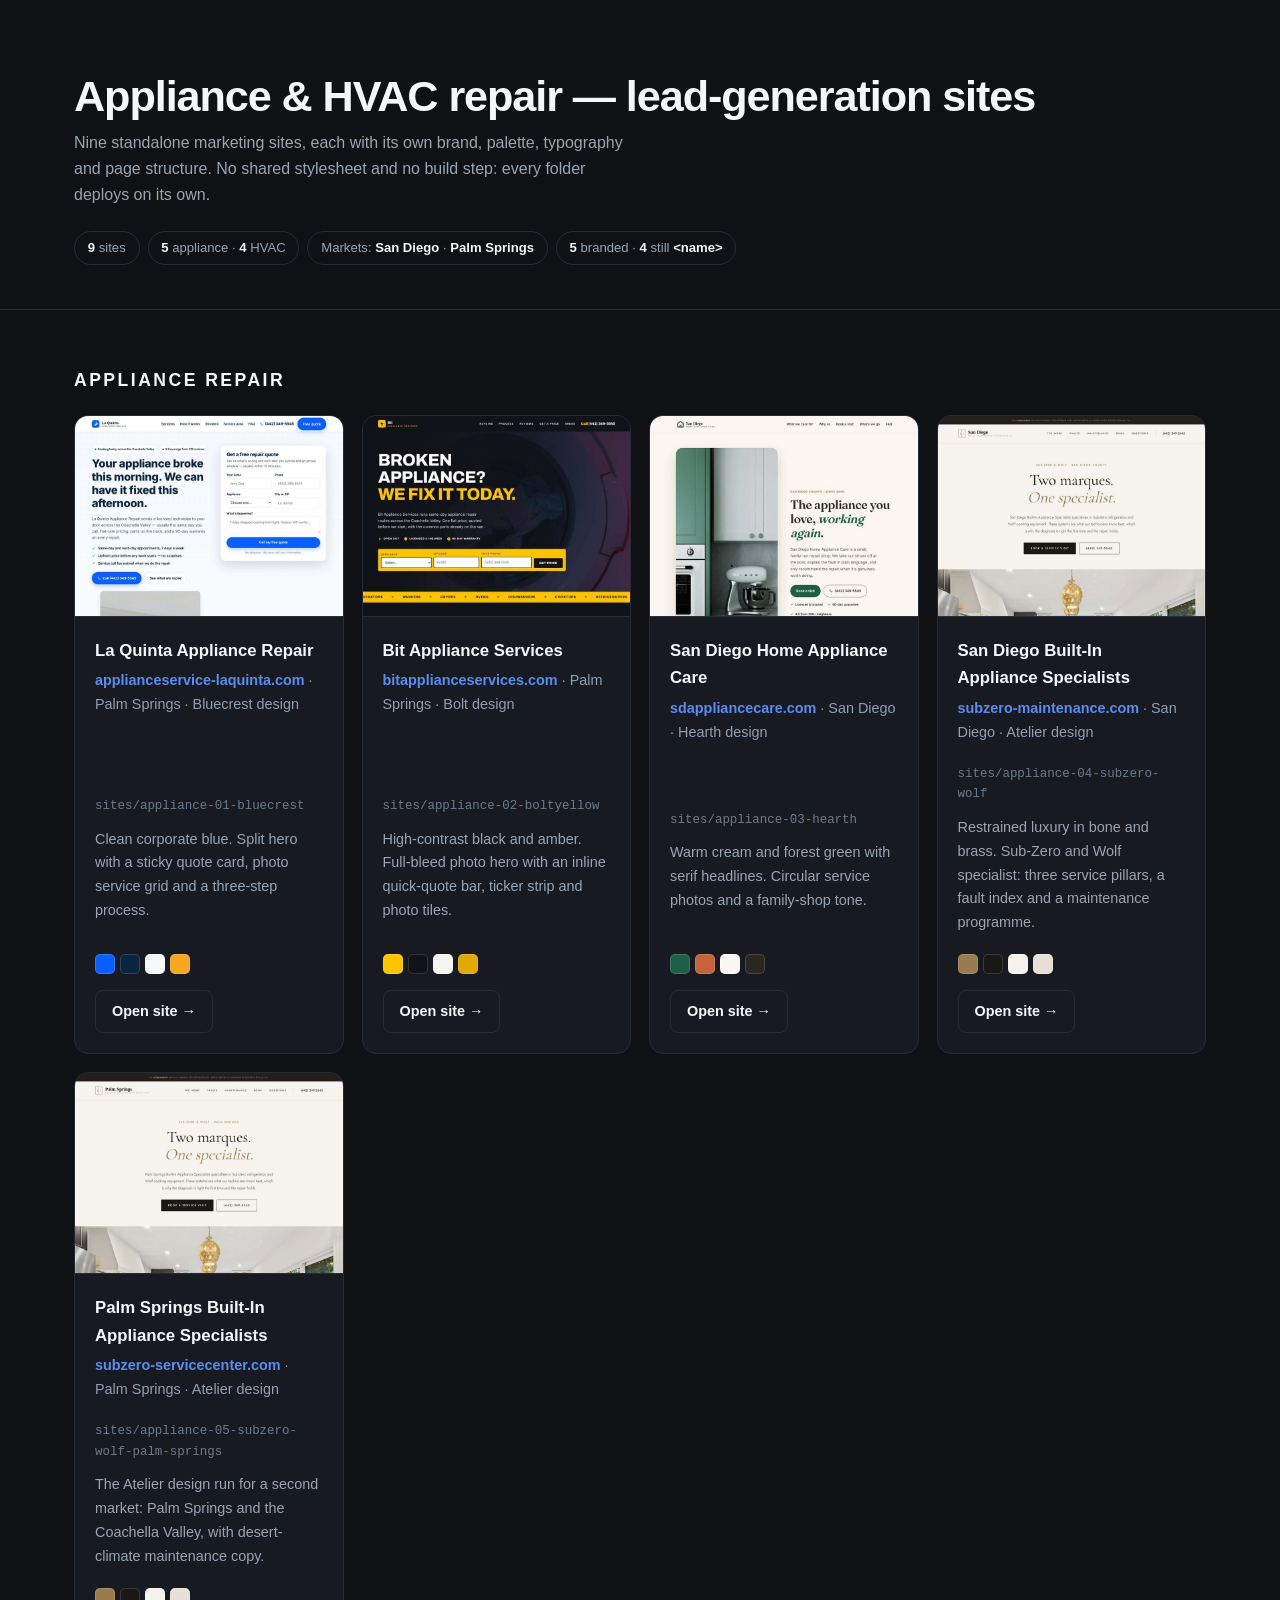
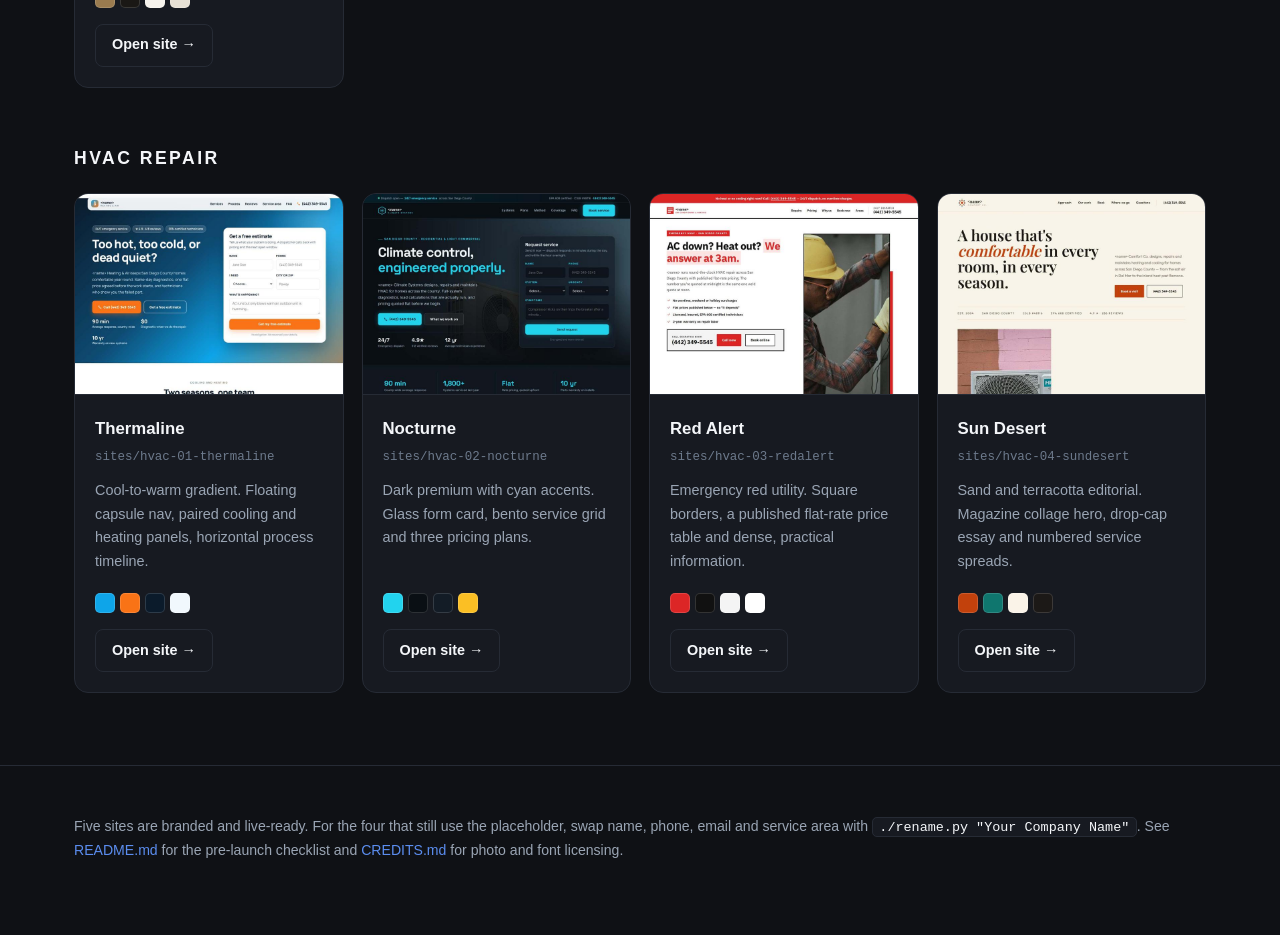
<file: index.html>
<!DOCTYPE html>
<html lang="en">
<head>
<meta charset="utf-8">
<meta name="viewport" content="width=device-width, initial-scale=1">
<title>Lead-generation sites — appliance &amp; HVAC repair</title>
<meta name="description" content="Seven standalone lead-generation websites for appliance repair and HVAC repair companies.">
<meta name="robots" content="noindex">
<style>
  :root{
    --bg:#0F1115; --panel:#171A21; --line:#262B35; --text:#9AA5B4; --white:#F4F6F9;
    --accent:#5B8DEF;
  }
  *{box-sizing:border-box}
  body{margin:0;background:var(--bg);color:var(--text);line-height:1.65;
    font-family:-apple-system,BlinkMacSystemFont,"Segoe UI",Roboto,Helvetica,Arial,sans-serif;
    -webkit-font-smoothing:antialiased}
  a{color:var(--accent);text-decoration:none}
  .wrap{max-width:1180px;margin:0 auto;padding:0 24px}
  header{padding:72px 0 44px;border-bottom:1px solid var(--line)}
  h1{color:var(--white);font-size:clamp(1.9rem,4vw,2.7rem);margin:0 0 .5rem;letter-spacing:-.025em;line-height:1.15}
  header p{max-width:64ch;margin:0 0 1.4rem}
  .meta{display:flex;flex-wrap:wrap;gap:.5rem}
  .meta span{border:1px solid var(--line);border-radius:999px;padding:.32rem .8rem;font-size:.82rem}
  .meta span b{color:var(--white);font-weight:600}
  h2{color:var(--white);font-size:1.1rem;letter-spacing:.14em;text-transform:uppercase;
    margin:56px 0 20px;font-weight:600}
  .grid{display:grid;grid-template-columns:repeat(4,1fr);gap:18px}
  .card{border:1px solid var(--line);border-radius:14px;overflow:hidden;background:var(--panel);
    display:flex;flex-direction:column;transition:.2s}
  .card:hover{transform:translateY(-4px);border-color:#3A4353}
  .shot{aspect-ratio:4/3;overflow:hidden;background:#0B0D11;border-bottom:1px solid var(--line)}
  .shot img{width:100%;display:block}
  .card-body{padding:20px;display:flex;flex-direction:column;flex:1}
  .card h3{color:var(--white);margin:0 0 .3rem;font-size:1.05rem}
  .brandline{font-size:.78rem;color:#8FA0B4;margin:0 0 .35rem}
  .brandline .dom{color:var(--accent);font-weight:600}
  .card code{font-size:.78rem;color:#6D7A8C;display:block;margin-bottom:.7rem;
    font-family:ui-monospace,SFMono-Regular,Menlo,monospace}
  .card p{margin:0 0 1.2rem;font-size:.9rem;flex:1}
  .swatches{display:flex;gap:5px;margin-bottom:1rem}
  .swatches i{width:20px;height:20px;border-radius:5px;display:block;border:1px solid rgba(255,255,255,.14)}
  .open{display:inline-flex;align-items:center;gap:.4rem;font-weight:600;font-size:.9rem;
    border:1px solid var(--line);border-radius:8px;padding:.55rem 1rem;color:var(--white);
    align-self:flex-start;transition:.15s}
  .open:hover{background:var(--accent);border-color:var(--accent);color:#fff}
  footer{border-top:1px solid var(--line);margin-top:72px;padding:34px 0 60px;font-size:.88rem}
  footer code{background:var(--panel);border:1px solid var(--line);border-radius:5px;padding:.12rem .4rem;
    font-family:ui-monospace,SFMono-Regular,Menlo,monospace;font-size:.84rem;color:var(--white)}
  @media (max-width:1080px){.grid{grid-template-columns:repeat(3,1fr)}}
  @media (max-width:880px){.grid{grid-template-columns:1fr 1fr}}
  @media (max-width:620px){.grid{grid-template-columns:1fr}header{padding:44px 0 32px}}
</style>
</head>
<body>

<header>
  <div class="wrap">
    <h1>Appliance &amp; HVAC repair — lead-generation sites</h1>
    <p>Nine standalone marketing sites, each with its own brand, palette, typography and page
      structure. No shared stylesheet and no build step: every folder deploys on its own.</p>
    <div class="meta">
      <span><b>9</b> sites</span>
      <span><b>5</b> appliance · <b>4</b> HVAC</span>
      <span>Markets: <b>San Diego</b> · <b>Palm Springs</b></span>
      <span><b>5</b> branded · <b>4</b> still <b>&lt;name&gt;</b></span>
    </div>
  </div>
</header>

<div class="wrap">

  <h2>Appliance repair</h2>
  <div class="grid">
    <article class="card">
      <div class="shot"><img src="previews/appliance-01-bluecrest.jpg" alt="Screenshot of the Bluecrest appliance repair site" loading="lazy"></div>
      <div class="card-body">
        <h3>La Quinta Appliance Repair</h3>
        <p class="brandline"><span class="dom">applianceservice-laquinta.com</span> · Palm Springs · Bluecrest design</p>
        <code>sites/appliance-01-bluecrest</code>
        <p>Clean corporate blue. Split hero with a sticky quote card, photo service grid and a three-step process.</p>
        <div class="swatches"><i style="background:#0B5FFF"></i><i style="background:#0A2540"></i><i style="background:#F5F8FE"></i><i style="background:#F5A623"></i></div>
        <a class="open" href="sites/appliance-01-bluecrest/index.html">Open site →</a>
      </div>
    </article>
    <article class="card">
      <div class="shot"><img src="previews/appliance-02-boltyellow.jpg" alt="Screenshot of the Bolt appliance repair site" loading="lazy"></div>
      <div class="card-body">
        <h3>Bit Appliance Services</h3>
        <p class="brandline"><span class="dom">bitapplianceservices.com</span> · Palm Springs · Bolt design</p>
        <code>sites/appliance-02-boltyellow</code>
        <p>High-contrast black and amber. Full-bleed photo hero with an inline quick-quote bar, ticker strip and photo tiles.</p>
        <div class="swatches"><i style="background:#FFC400"></i><i style="background:#111318"></i><i style="background:#F6F5F1"></i><i style="background:#E0A800"></i></div>
        <a class="open" href="sites/appliance-02-boltyellow/index.html">Open site →</a>
      </div>
    </article>
    <article class="card">
      <div class="shot"><img src="previews/appliance-03-hearth.jpg" alt="Screenshot of the Hearth appliance repair site" loading="lazy"></div>
      <div class="card-body">
        <h3>San Diego Home Appliance Care</h3>
        <p class="brandline"><span class="dom">sdappliancecare.com</span> · San Diego · Hearth design</p>
        <code>sites/appliance-03-hearth</code>
        <p>Warm cream and forest green with serif headlines. Circular service photos and a family-shop tone.</p>
        <div class="swatches"><i style="background:#1F5F45"></i><i style="background:#C4643C"></i><i style="background:#FBF7F0"></i><i style="background:#2B2620"></i></div>
        <a class="open" href="sites/appliance-03-hearth/index.html">Open site →</a>
      </div>
    </article>
    <article class="card">
      <div class="shot"><img src="previews/appliance-04-subzero-wolf.jpg" alt="Screenshot of the Atelier Sub-Zero and Wolf specialist site" loading="lazy"></div>
      <div class="card-body">
        <h3>San Diego Built-In Appliance Specialists</h3>
        <p class="brandline"><span class="dom">subzero-maintenance.com</span> · San Diego · Atelier design</p>
        <code>sites/appliance-04-subzero-wolf</code>
        <p>Restrained luxury in bone and brass. Sub-Zero and Wolf specialist: three service pillars, a fault index and a maintenance programme.</p>
        <div class="swatches"><i style="background:#9A7B4F"></i><i style="background:#1A1815"></i><i style="background:#F6F3ED"></i><i style="background:#E7E1D5"></i></div>
        <a class="open" href="sites/appliance-04-subzero-wolf/index.html">Open site →</a>
      </div>
    </article>
    <article class="card">
      <div class="shot"><img src="previews/appliance-05-subzero-wolf-palm-springs.jpg" alt="Screenshot of the Atelier Palm Springs site" loading="lazy"></div>
      <div class="card-body">
        <h3>Palm Springs Built-In Appliance Specialists</h3>
        <p class="brandline"><span class="dom">subzero-servicecenter.com</span> · Palm Springs · Atelier design</p>
        <code>sites/appliance-05-subzero-wolf-palm-springs</code>
        <p>The Atelier design run for a second market: Palm Springs and the Coachella Valley, with desert-climate maintenance copy.</p>
        <div class="swatches"><i style="background:#9A7B4F"></i><i style="background:#1A1815"></i><i style="background:#F6F3ED"></i><i style="background:#E7E1D5"></i></div>
        <a class="open" href="sites/appliance-05-subzero-wolf-palm-springs/index.html">Open site →</a>
      </div>
    </article>
  </div>

  <h2>HVAC repair</h2>
  <div class="grid">
    <article class="card">
      <div class="shot"><img src="previews/hvac-01-thermaline.jpg" alt="Screenshot of the Thermaline HVAC site" loading="lazy"></div>
      <div class="card-body">
        <h3>Thermaline</h3>
        <code>sites/hvac-01-thermaline</code>
        <p>Cool-to-warm gradient. Floating capsule nav, paired cooling and heating panels, horizontal process timeline.</p>
        <div class="swatches"><i style="background:#0EA5E9"></i><i style="background:#F97316"></i><i style="background:#0B1B2B"></i><i style="background:#F1F8FD"></i></div>
        <a class="open" href="sites/hvac-01-thermaline/index.html">Open site →</a>
      </div>
    </article>
    <article class="card">
      <div class="shot"><img src="previews/hvac-02-nocturne.jpg" alt="Screenshot of the Nocturne HVAC site" loading="lazy"></div>
      <div class="card-body">
        <h3>Nocturne</h3>
        <code>sites/hvac-02-nocturne</code>
        <p>Dark premium with cyan accents. Glass form card, bento service grid and three pricing plans.</p>
        <div class="swatches"><i style="background:#22D3EE"></i><i style="background:#0A0F14"></i><i style="background:#131C26"></i><i style="background:#FBBF24"></i></div>
        <a class="open" href="sites/hvac-02-nocturne/index.html">Open site →</a>
      </div>
    </article>
    <article class="card">
      <div class="shot"><img src="previews/hvac-03-redalert.jpg" alt="Screenshot of the Red Alert HVAC site" loading="lazy"></div>
      <div class="card-body">
        <h3>Red Alert</h3>
        <code>sites/hvac-03-redalert</code>
        <p>Emergency red utility. Square borders, a published flat-rate price table and dense, practical information.</p>
        <div class="swatches"><i style="background:#DC2626"></i><i style="background:#111111"></i><i style="background:#F4F4F4"></i><i style="background:#FFFFFF"></i></div>
        <a class="open" href="sites/hvac-03-redalert/index.html">Open site →</a>
      </div>
    </article>
    <article class="card">
      <div class="shot"><img src="previews/hvac-04-sundesert.jpg" alt="Screenshot of the Sun Desert HVAC site" loading="lazy"></div>
      <div class="card-body">
        <h3>Sun Desert</h3>
        <code>sites/hvac-04-sundesert</code>
        <p>Sand and terracotta editorial. Magazine collage hero, drop-cap essay and numbered service spreads.</p>
        <div class="swatches"><i style="background:#C2410C"></i><i style="background:#0F766E"></i><i style="background:#FAF3E8"></i><i style="background:#1C1917"></i></div>
        <a class="open" href="sites/hvac-04-sundesert/index.html">Open site →</a>
      </div>
    </article>
  </div>

</div>

<footer>
  <div class="wrap">
    <p>Five sites are branded and live-ready. For the four that still use the placeholder, swap name, phone, email and service area with
      <code>./rename.py "Your Company Name"</code>. See <a href="README.md">README.md</a> for the
      pre-launch checklist and <a href="CREDITS.md">CREDITS.md</a> for photo and font licensing.</p>
  </div>
</footer>

</body>
</html>
</file>
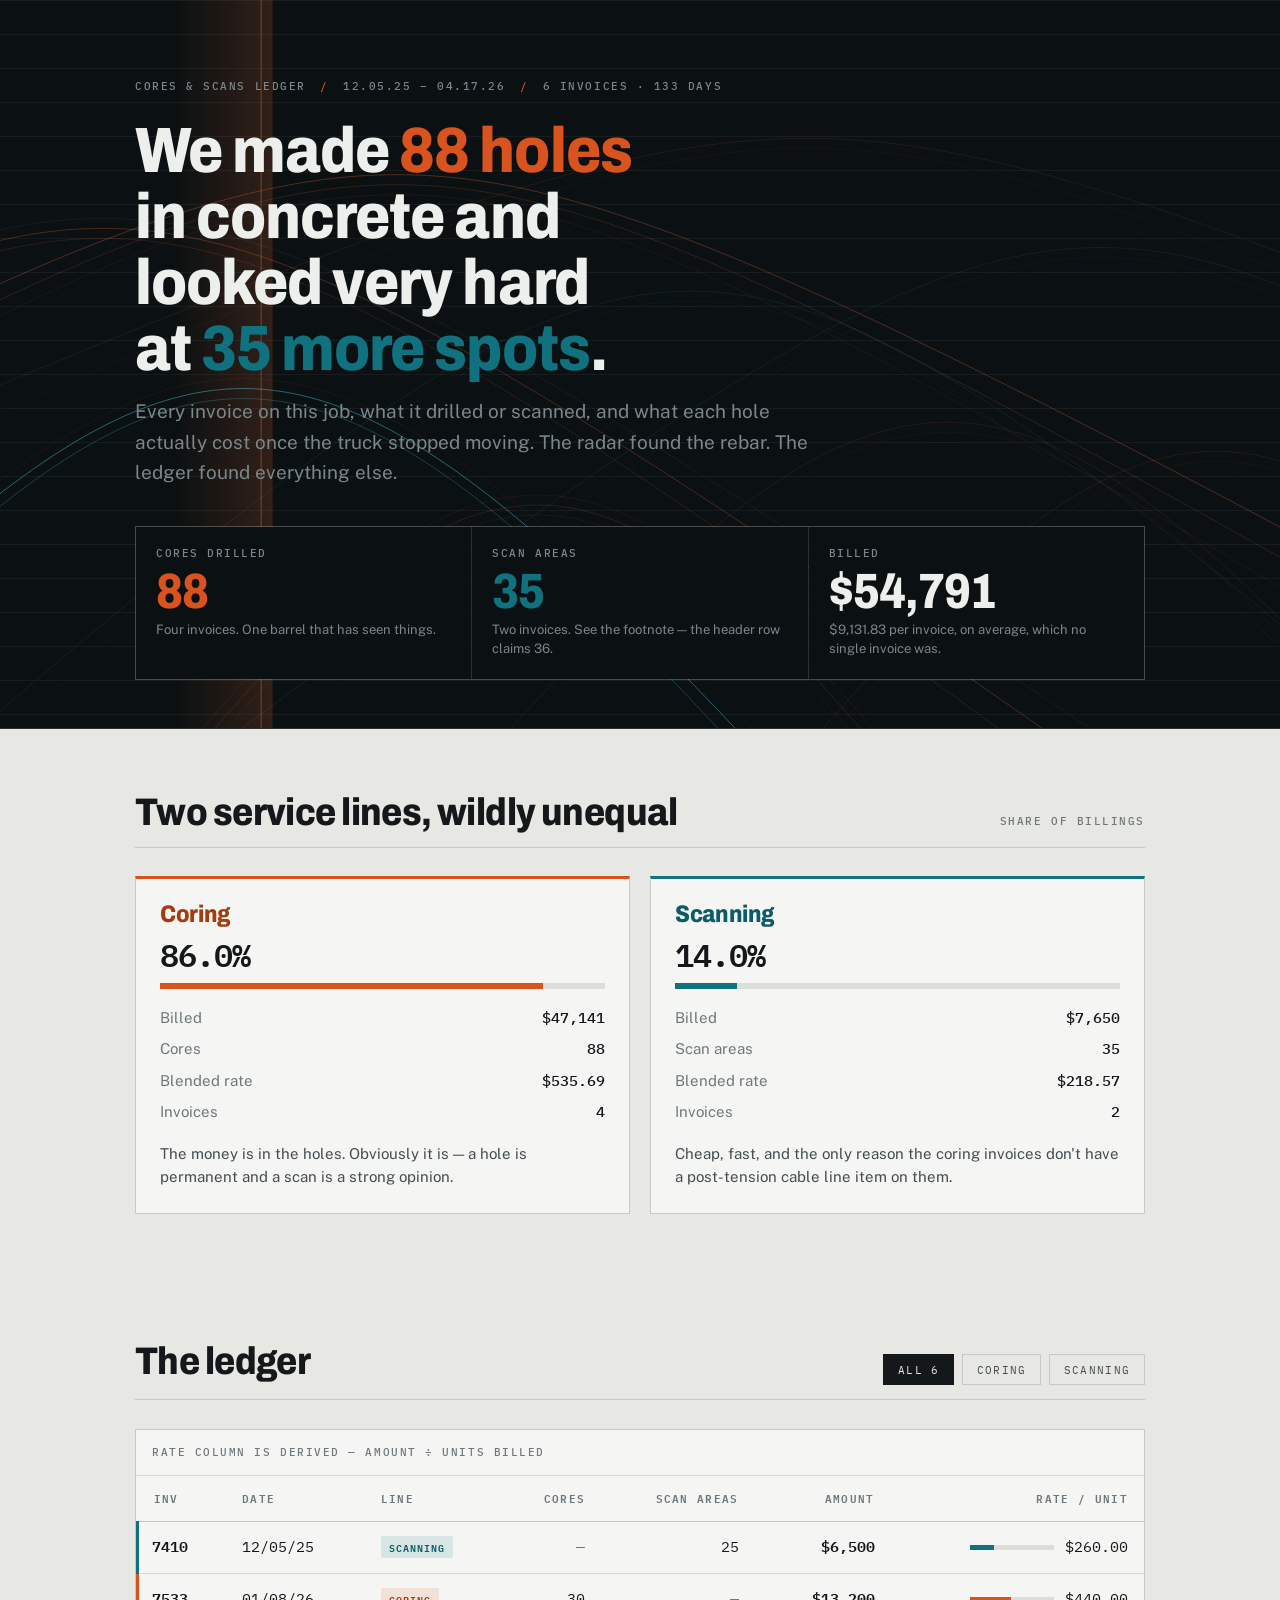
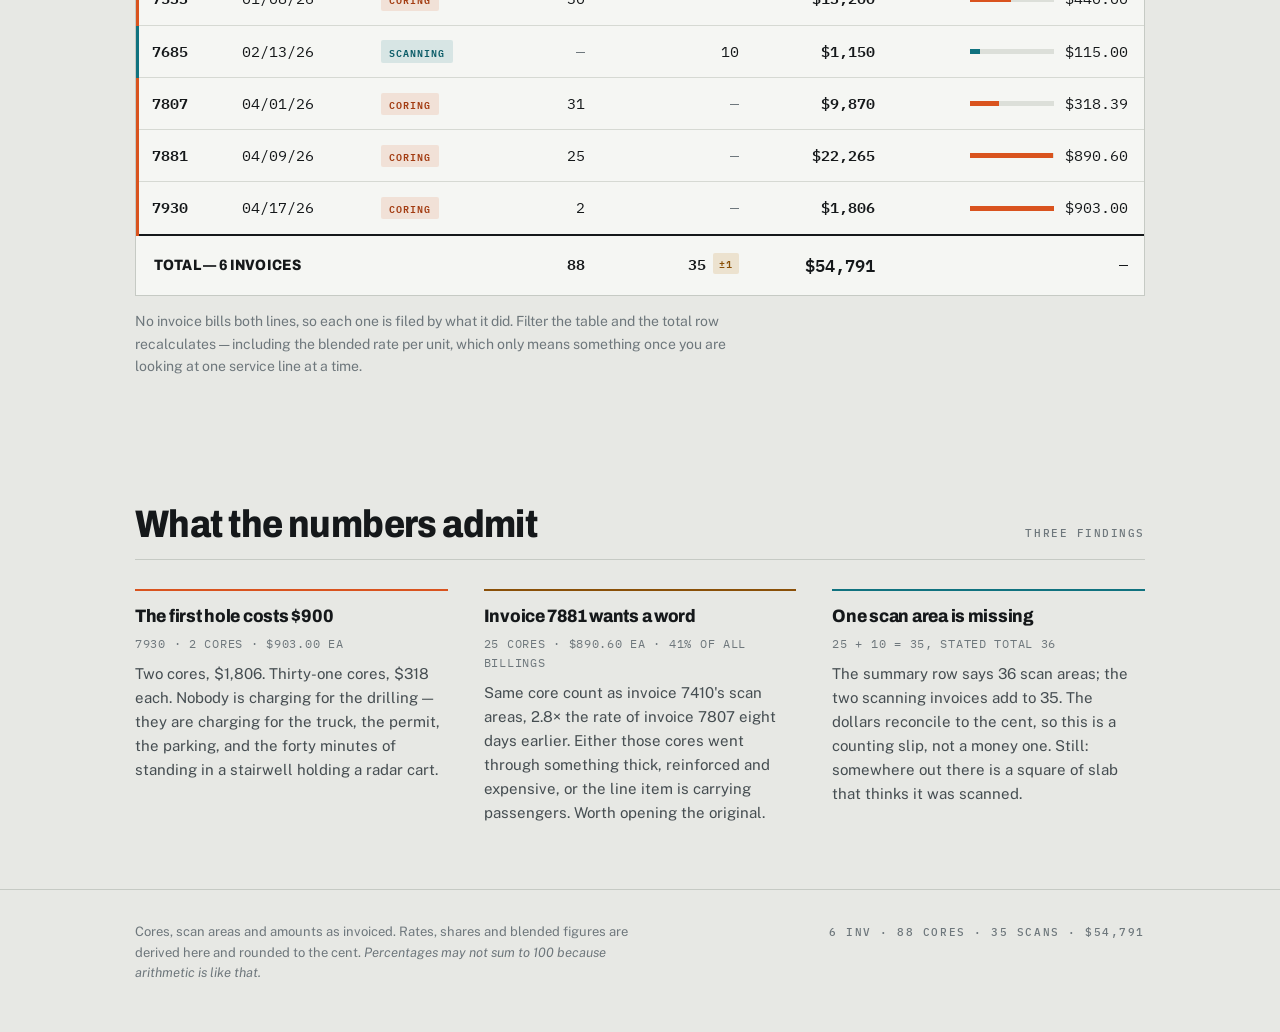
<file: cores-scans/index.html>
<!doctype html>
<html lang="en">
<head>
<meta charset="utf-8">
<meta name="viewport" content="width=device-width, initial-scale=1">
<title>88 Holes, 35 Scans</title>
<meta name="description" content="Six invoices of concrete coring and GPR scanning - 88 cores, 35 scan areas, $54,791 billed - with blended rates, per-unit costs and one missing scan area.">
<meta name="color-scheme" content="light dark">
<link rel="preconnect" href="https://fonts.googleapis.com">
<link rel="preconnect" href="https://fonts.gstatic.com" crossorigin>
<link rel="stylesheet" href="https://fonts.googleapis.com/css2?family=Archivo:wdth,wght@75..100,500..800&family=IBM+Plex+Mono:wght@400;500;600&family=Public+Sans:ital,wght@0,400;0,600;1,400&display=swap">
<style>
  :root {
    --ground: #E7E8E4;
    --surface: #F5F6F3;
    --surface-2: #DCDFD9;
    --ink: #15181A;
    --ink-2: #454D51;
    --muted: #6E777C;
    --rule: #C6CAC4;
    --rule-soft: #D6D9D3;

    --core-fg: #A33C12;
    --core-line: #D9531E;
    --core-bg: rgba(217, 83, 30, 0.13);
    --scan-fg: #0B5C67;
    --scan-line: #10727F;
    --scan-bg: rgba(16, 114, 127, 0.13);
    --flag-fg: #8A5008;
    --flag-bg: rgba(190, 122, 20, 0.16);

    /* The radar band keeps its own world in both themes. */
    --band: #0B1012;
    --band-2: #10171A;
    --band-ink: #ECEFEB;
    --band-muted: #7C878B;
    --band-rule: rgba(236, 239, 235, 0.14);

    --shell: 1090px;
    --step-0: 1rem;
    --step-1: 1.1875rem;
    --step-2: 1.5rem;
    --step-3: clamp(1.75rem, 1.3rem + 1.9vw, 2.4rem);
    --step-4: clamp(2.3rem, 1.4rem + 4vw, 4rem);
  }

  @media (prefers-color-scheme: dark) {
    :root:not([data-theme="light"]) {
      --ground: #151B1D;
      --surface: #1B2225;
      --surface-2: #242C30;
      --ink: #E9ECE8;
      --ink-2: #B4BCBF;
      --muted: #8B9599;
      --rule: #303A3D;
      --rule-soft: #262E31;

      --core-fg: #FF8C5A;
      --core-line: #FF7439;
      --core-bg: rgba(255, 116, 57, 0.15);
      --scan-fg: #5CC8D8;
      --scan-line: #3FB6C7;
      --scan-bg: rgba(63, 182, 199, 0.14);
      --flag-fg: #E3AB5E;
      --flag-bg: rgba(227, 171, 94, 0.15);
    }
  }

  :root[data-theme="dark"] {
    --ground: #151B1D;
    --surface: #1B2225;
    --surface-2: #242C30;
    --ink: #E9ECE8;
    --ink-2: #B4BCBF;
    --muted: #8B9599;
    --rule: #303A3D;
    --rule-soft: #262E31;

    --core-fg: #FF8C5A;
    --core-line: #FF7439;
    --core-bg: rgba(255, 116, 57, 0.15);
    --scan-fg: #5CC8D8;
    --scan-line: #3FB6C7;
    --scan-bg: rgba(63, 182, 199, 0.14);
    --flag-fg: #E3AB5E;
    --flag-bg: rgba(227, 171, 94, 0.15);
  }

  * { box-sizing: border-box; }

  body {
    margin: 0;
    background: var(--ground);
    color: var(--ink);
    font-family: "Public Sans", ui-sans-serif, system-ui, -apple-system, "Segoe UI", sans-serif;
    font-size: var(--step-0);
    line-height: 1.6;
    -webkit-font-smoothing: antialiased;
  }

  h1, h2, h3, .display {
    font-family: "Archivo", "Archivo Narrow", ui-sans-serif, system-ui, sans-serif;
    font-stretch: 88%;
    font-weight: 800;
    letter-spacing: -0.015em;
    line-height: 1.03;
    text-wrap: balance;
    margin: 0;
  }

  .num {
    font-family: "IBM Plex Mono", ui-monospace, "SFMono-Regular", Menlo, monospace;
    font-variant-numeric: tabular-nums;
    font-feature-settings: "tnum" 1;
  }

  .label {
    font-family: "IBM Plex Mono", ui-monospace, Menlo, monospace;
    font-size: 0.6875rem;
    font-weight: 500;
    letter-spacing: 0.14em;
    text-transform: uppercase;
  }

  .shell {
    width: 100%;
    max-width: var(--shell);
    margin-inline: auto;
    padding-inline: clamp(1.1rem, 4vw, 2.5rem);
  }

  a { color: inherit; }
  :focus-visible {
    outline: 2px solid var(--core-line);
    outline-offset: 3px;
    border-radius: 2px;
  }

  /* ---------- radar band ---------- */

  .band {
    position: relative;
    isolation: isolate;
    background: var(--band);
    color: var(--band-ink);
    overflow: hidden;
    border-bottom: 1px solid var(--band-rule);
  }

  #sweep {
    position: absolute;
    inset: 0;
    width: 100%;
    height: 100%;
    z-index: 0;
    pointer-events: none;
  }

  .band > .shell {
    position: relative;
    z-index: 1;
    padding-block: clamp(2.6rem, 6vw, 4.2rem) clamp(2rem, 4vw, 3rem);
  }

  .band .eyebrow {
    color: var(--band-muted);
    display: flex;
    flex-wrap: wrap;
    gap: 0.4rem 0.9rem;
    align-items: baseline;
    margin-bottom: 1.4rem;
  }
  .band .eyebrow span { white-space: nowrap; }
  .band .eyebrow .tick { color: var(--core-line); }

  .band h1 {
    font-size: var(--step-4);
    max-width: 17ch;
    margin-bottom: 0.9rem;
  }
  .band h1 em {
    font-style: normal;
    color: var(--core-line);
  }
  .band h1 .t { color: var(--scan-line); }

  .lede {
    color: var(--band-muted);
    max-width: 58ch;
    font-size: var(--step-1);
    margin: 0 0 2.4rem;
  }

  .totals {
    display: grid;
    grid-template-columns: repeat(auto-fit, minmax(230px, 1fr));
    gap: 1px;
    background: var(--band-rule);
    border: 1px solid var(--band-rule);
  }
  .total {
    background: var(--band);
    padding: 1.15rem 1.25rem 1.25rem;
    display: flex;
    flex-direction: column;
    gap: 0.35rem;
  }
  .total .label { color: var(--band-muted); }
  .total .figure {
    font-family: "Archivo", ui-sans-serif, sans-serif;
    font-stretch: 84%;
    font-weight: 800;
    font-variant-numeric: tabular-nums;
    font-size: clamp(2.1rem, 1.2rem + 3.4vw, 3.1rem);
    line-height: 0.95;
    letter-spacing: -0.02em;
  }
  .total.is-core .figure { color: var(--core-line); }
  .total.is-scan .figure { color: var(--scan-line); }
  .total .foot {
    font-size: 0.8125rem;
    color: var(--band-muted);
    line-height: 1.45;
  }

  /* ---------- generic sections ---------- */

  section { padding-block: clamp(2.6rem, 5vw, 4rem); }

  .sec-head {
    display: flex;
    align-items: baseline;
    justify-content: space-between;
    gap: 1rem 2rem;
    flex-wrap: wrap;
    padding-bottom: 0.9rem;
    border-bottom: 1px solid var(--rule);
    margin-bottom: 1.8rem;
  }
  .sec-head h2 { font-size: var(--step-3); }
  .sec-head .label { color: var(--muted); }

  /* ---------- service lines ---------- */

  .lines {
    display: grid;
    grid-template-columns: repeat(auto-fit, minmax(280px, 1fr));
    gap: 1.25rem;
  }
  .line {
    background: var(--surface);
    border: 1px solid var(--rule);
    border-top-width: 3px;
    padding: 1.4rem 1.5rem 1.5rem;
    display: flex;
    flex-direction: column;
    gap: 0.75rem;
  }
  .line.core { border-top-color: var(--core-line); }
  .line.scan { border-top-color: var(--scan-line); }
  .line h3 { font-size: var(--step-2); }
  .line.core h3 { color: var(--core-fg); }
  .line.scan h3 { color: var(--scan-fg); }
  .line .share {
    font-family: "IBM Plex Mono", monospace;
    font-variant-numeric: tabular-nums;
    font-size: 2rem;
    font-weight: 600;
    line-height: 1;
    letter-spacing: -0.03em;
  }
  .meter {
    height: 6px;
    background: var(--surface-2);
    overflow: hidden;
  }
  .meter i { display: block; height: 100%; }
  .line.core .meter i { background: var(--core-line); }
  .line.scan .meter i { background: var(--scan-line); }
  .line dl {
    margin: 0.35rem 0 0;
    display: grid;
    grid-template-columns: 1fr auto;
    gap: 0.45rem 1rem;
    font-size: 0.9375rem;
  }
  .line dt { color: var(--muted); }
  .line dd {
    margin: 0;
    text-align: right;
    font-family: "IBM Plex Mono", monospace;
    font-variant-numeric: tabular-nums;
    font-weight: 500;
  }
  .line p {
    margin: 0.4rem 0 0;
    font-size: 0.9375rem;
    color: var(--ink-2);
    line-height: 1.55;
  }

  /* ---------- filters ---------- */

  .filters {
    display: flex;
    gap: 0.5rem;
    flex-wrap: wrap;
  }
  .filters button {
    font-family: "IBM Plex Mono", monospace;
    font-size: 0.6875rem;
    letter-spacing: 0.12em;
    text-transform: uppercase;
    color: var(--ink-2);
    background: transparent;
    border: 1px solid var(--rule);
    padding: 0.45rem 0.85rem;
    cursor: pointer;
    transition: background 120ms ease, color 120ms ease, border-color 120ms ease;
  }
  .filters button:hover { border-color: var(--muted); }
  .filters button[aria-pressed="true"] {
    background: var(--ink);
    border-color: var(--ink);
    color: var(--ground);
  }
  .filters button[data-filter="cores"][aria-pressed="true"] {
    background: var(--core-line);
    border-color: var(--core-line);
    color: #FFF6F1;
  }
  .filters button[data-filter="scans"][aria-pressed="true"] {
    background: var(--scan-line);
    border-color: var(--scan-line);
    color: #F0FBFC;
  }

  /* ---------- ledger ---------- */

  .scroller {
    overflow-x: auto;
    border: 1px solid var(--rule);
    background: var(--surface);
  }
  table {
    width: 100%;
    min-width: 720px;
    border-collapse: collapse;
    font-size: 0.9375rem;
  }
  thead th {
    text-align: right;
    font-family: "IBM Plex Mono", monospace;
    font-size: 0.6875rem;
    font-weight: 600;
    letter-spacing: 0.12em;
    text-transform: uppercase;
    color: var(--muted);
    padding: 0.85rem 1rem;
    border-bottom: 1px solid var(--rule);
    white-space: nowrap;
  }
  thead th:first-child, thead th.al { text-align: left; }

  tbody td, tfoot td {
    padding: 0.85rem 1rem;
    text-align: right;
    border-bottom: 1px solid var(--rule-soft);
    white-space: nowrap;
  }
  tbody tr:last-child td { border-bottom: 1px solid var(--rule); }
  td.al { text-align: left; }

  tbody tr { transition: background 120ms ease; }
  tbody tr:hover { background: var(--surface-2); }

  td.inv {
    font-family: "IBM Plex Mono", monospace;
    font-weight: 600;
    border-left: 3px solid transparent;
    padding-left: calc(1rem - 3px);
  }
  tr[data-kind="cores"] td.inv { border-left-color: var(--core-line); }
  tr[data-kind="scans"] td.inv { border-left-color: var(--scan-line); }

  .chip {
    display: inline-block;
    font-family: "IBM Plex Mono", monospace;
    font-size: 0.625rem;
    font-weight: 600;
    letter-spacing: 0.1em;
    text-transform: uppercase;
    padding: 0.2rem 0.5rem;
    border-radius: 2px;
  }
  tr[data-kind="cores"] .chip { color: var(--core-fg); background: var(--core-bg); }
  tr[data-kind="scans"] .chip { color: var(--scan-fg); background: var(--scan-bg); }

  .dash { color: var(--muted); }
  .amount { font-weight: 600; }

  .rate {
    display: flex;
    align-items: center;
    justify-content: flex-end;
    gap: 0.7rem;
  }
  .rate .bar {
    width: 84px;
    height: 5px;
    background: var(--surface-2);
    flex: none;
  }
  .rate .bar i { display: block; height: 100%; }
  tr[data-kind="cores"] .bar i { background: var(--core-line); }
  tr[data-kind="scans"] .bar i { background: var(--scan-line); }

  tfoot td {
    border-bottom: none;
    border-top: 2px solid var(--ink);
    padding-top: 1rem;
    padding-bottom: 1rem;
    font-weight: 600;
    background: var(--surface);
  }
  tfoot .grand { font-size: 1.0625rem; }
  tfoot .foot-label {
    font-family: "Archivo", sans-serif;
    font-stretch: 88%;
    font-weight: 800;
    letter-spacing: 0.02em;
    text-transform: uppercase;
  }

  .flag {
    display: inline-block;
    margin-left: 0.45rem;
    font-family: "IBM Plex Mono", monospace;
    font-size: 0.625rem;
    font-weight: 600;
    letter-spacing: 0.06em;
    color: var(--flag-fg);
    background: var(--flag-bg);
    padding: 0.15rem 0.4rem;
    border-radius: 2px;
    vertical-align: 2px;
  }

  .table-note {
    margin: 0.9rem 0 0;
    font-size: 0.875rem;
    color: var(--muted);
    max-width: 70ch;
  }

  /* ---------- notes ---------- */

  .notes {
    display: grid;
    grid-template-columns: repeat(auto-fit, minmax(260px, 1fr));
    gap: 1.75rem 2.25rem;
  }
  .note { border-top: 2px solid var(--rule); padding-top: 1rem; }
  .note.core { border-top-color: var(--core-line); }
  .note.scan { border-top-color: var(--scan-line); }
  .note.flagged { border-top-color: var(--flag-fg); }
  .note h3 {
    font-size: 1.125rem;
    font-stretch: 92%;
    margin-bottom: 0.5rem;
  }
  .note .stat {
    font-family: "IBM Plex Mono", monospace;
    font-variant-numeric: tabular-nums;
    font-size: 0.75rem;
    letter-spacing: 0.06em;
    text-transform: uppercase;
    color: var(--muted);
    display: block;
    margin-bottom: 0.55rem;
  }
  .note p {
    margin: 0;
    color: var(--ink-2);
    font-size: 0.9375rem;
    line-height: 1.6;
  }

  footer {
    border-top: 1px solid var(--rule);
    padding-block: 2rem 3rem;
    color: var(--muted);
    font-size: 0.8125rem;
  }
  footer .shell {
    display: flex;
    flex-wrap: wrap;
    gap: 0.6rem 2rem;
    justify-content: space-between;
    align-items: baseline;
  }
  footer p { margin: 0; max-width: 62ch; }
  footer em { font-style: italic; }

  @media (max-width: 720px) {
    .totals { grid-template-columns: 1fr; }
  }

  @media (max-width: 560px) {
    .rate .bar { display: none; }
    tbody td, tfoot td, thead th { padding-inline: 0.75rem; }
  }

  @media (prefers-reduced-motion: reduce) {
    * { animation-duration: 0.001ms !important; transition-duration: 0.001ms !important; }
  }
</style>
</head>

<body>

<header class="band">
  <canvas id="sweep" aria-hidden="true"></canvas>
  <div class="shell">
    <p class="eyebrow label">
      <span>Cores &amp; scans ledger</span>
      <span class="tick">/</span>
      <span>12.05.25 &ndash; 04.17.26</span>
      <span class="tick">/</span>
      <span>6 invoices &middot; 133 days</span>
    </p>
    <h1>We made <em>88 holes</em> in concrete and looked very hard at <span class="t">35 more spots</span>.</h1>
    <p class="lede">Every invoice on this job, what it drilled or scanned, and what each hole
      actually cost once the truck stopped moving. The radar found the rebar. The ledger found
      everything else.</p>

    <div class="totals">
      <div class="total is-core">
        <span class="label">Cores drilled</span>
        <span class="figure">88</span>
        <span class="foot">Four invoices. One barrel that has seen things.</span>
      </div>
      <div class="total is-scan">
        <span class="label">Scan areas</span>
        <span class="figure">35</span>
        <span class="foot">Two invoices. See the footnote &mdash; the header row claims 36.</span>
      </div>
      <div class="total">
        <span class="label">Billed</span>
        <span class="figure">$54,791</span>
        <span class="foot">$9,131.83 per invoice, on average, which no single invoice was.</span>
      </div>
    </div>
  </div>
</header>

<main>
  <section id="lines">
    <div class="shell">
      <div class="sec-head">
        <h2>Two service lines, wildly unequal</h2>
        <span class="label">Share of billings</span>
      </div>
      <div class="lines">
        <div class="line core">
          <h3>Coring</h3>
          <span class="share">86.0%</span>
          <div class="meter" role="presentation"><i style="width: 86%;"></i></div>
          <dl>
            <dt>Billed</dt><dd>$47,141</dd>
            <dt>Cores</dt><dd>88</dd>
            <dt>Blended rate</dt><dd>$535.69</dd>
            <dt>Invoices</dt><dd>4</dd>
          </dl>
          <p>The money is in the holes. Obviously it is &mdash; a hole is permanent and a scan is
            a strong opinion.</p>
        </div>
        <div class="line scan">
          <h3>Scanning</h3>
          <span class="share">14.0%</span>
          <div class="meter" role="presentation"><i style="width: 14%;"></i></div>
          <dl>
            <dt>Billed</dt><dd>$7,650</dd>
            <dt>Scan areas</dt><dd>35</dd>
            <dt>Blended rate</dt><dd>$218.57</dd>
            <dt>Invoices</dt><dd>2</dd>
          </dl>
          <p>Cheap, fast, and the only reason the coring invoices don't have a post-tension
            cable line item on them.</p>
        </div>
      </div>
    </div>
  </section>

  <section id="ledger">
    <div class="shell">
      <div class="sec-head">
        <h2>The ledger</h2>
        <div class="filters" role="group" aria-label="Filter invoices by service line">
          <button type="button" data-filter="all" aria-pressed="true">All 6</button>
          <button type="button" data-filter="cores" aria-pressed="false">Coring</button>
          <button type="button" data-filter="scans" aria-pressed="false">Scanning</button>
        </div>
      </div>

      <div class="scroller">
        <table>
          <caption class="label" style="caption-side: top; text-align: left; padding: 0.85rem 1rem; color: var(--muted); border-bottom: 1px solid var(--rule-soft);">
            Rate column is derived &mdash; amount &divide; units billed
          </caption>
          <thead>
            <tr>
              <th scope="col" class="al">Inv</th>
              <th scope="col" class="al">Date</th>
              <th scope="col" class="al">Line</th>
              <th scope="col">Cores</th>
              <th scope="col">Scan areas</th>
              <th scope="col">Amount</th>
              <th scope="col">Rate / unit</th>
            </tr>
          </thead>
          <tbody id="rows">
            <tr data-kind="scans" data-cores="0" data-scans="25" data-amount="6500">
              <td class="inv al num">7410</td>
              <td class="al num">12/05/25</td>
              <td class="al"><span class="chip">Scanning</span></td>
              <td class="num dash">&mdash;</td>
              <td class="num">25</td>
              <td class="num amount">$6,500</td>
              <td><span class="rate"><span class="bar"><i style="width: 28.8%;"></i></span><span class="num">$260.00</span></span></td>
            </tr>
            <tr data-kind="cores" data-cores="30" data-scans="0" data-amount="13200">
              <td class="inv al num">7533</td>
              <td class="al num">01/08/26</td>
              <td class="al"><span class="chip">Coring</span></td>
              <td class="num">30</td>
              <td class="num dash">&mdash;</td>
              <td class="num amount">$13,200</td>
              <td><span class="rate"><span class="bar"><i style="width: 48.7%;"></i></span><span class="num">$440.00</span></span></td>
            </tr>
            <tr data-kind="scans" data-cores="0" data-scans="10" data-amount="1150">
              <td class="inv al num">7685</td>
              <td class="al num">02/13/26</td>
              <td class="al"><span class="chip">Scanning</span></td>
              <td class="num dash">&mdash;</td>
              <td class="num">10</td>
              <td class="num amount">$1,150</td>
              <td><span class="rate"><span class="bar"><i style="width: 12.7%;"></i></span><span class="num">$115.00</span></span></td>
            </tr>
            <tr data-kind="cores" data-cores="31" data-scans="0" data-amount="9870">
              <td class="inv al num">7807</td>
              <td class="al num">04/01/26</td>
              <td class="al"><span class="chip">Coring</span></td>
              <td class="num">31</td>
              <td class="num dash">&mdash;</td>
              <td class="num amount">$9,870</td>
              <td><span class="rate"><span class="bar"><i style="width: 35.3%;"></i></span><span class="num">$318.39</span></span></td>
            </tr>
            <tr data-kind="cores" data-cores="25" data-scans="0" data-amount="22265">
              <td class="inv al num">7881</td>
              <td class="al num">04/09/26</td>
              <td class="al"><span class="chip">Coring</span></td>
              <td class="num">25</td>
              <td class="num dash">&mdash;</td>
              <td class="num amount">$22,265</td>
              <td><span class="rate"><span class="bar"><i style="width: 98.6%;"></i></span><span class="num">$890.60</span></span></td>
            </tr>
            <tr data-kind="cores" data-cores="2" data-scans="0" data-amount="1806">
              <td class="inv al num">7930</td>
              <td class="al num">04/17/26</td>
              <td class="al"><span class="chip">Coring</span></td>
              <td class="num">2</td>
              <td class="num dash">&mdash;</td>
              <td class="num amount">$1,806</td>
              <td><span class="rate"><span class="bar"><i style="width: 100%;"></i></span><span class="num">$903.00</span></span></td>
            </tr>
          </tbody>
          <tfoot>
            <tr>
              <td class="al foot-label" colspan="3" id="foot-label">Total &mdash; 6 invoices</td>
              <td class="num" id="foot-cores">88</td>
              <td class="num" id="foot-scans">35<span class="flag" title="The source summary row states 36.">&plusmn;1</span></td>
              <td class="num amount grand" id="foot-amount">$54,791</td>
              <td class="num" id="foot-rate">&mdash;</td>
            </tr>
          </tfoot>
        </table>
      </div>
      <p class="table-note">No invoice bills both lines, so each one is filed by what it did.
        Filter the table and the total row recalculates &mdash; including the blended rate per unit,
        which only means something once you are looking at one service line at a time.</p>
    </div>
  </section>

  <section id="notes">
    <div class="shell">
      <div class="sec-head">
        <h2>What the numbers admit</h2>
        <span class="label">Three findings</span>
      </div>
      <div class="notes">
        <div class="note core">
          <h3>The first hole costs $900</h3>
          <span class="stat">7930 &middot; 2 cores &middot; $903.00 ea</span>
          <p>Two cores, $1,806. Thirty-one cores, $318 each. Nobody is charging for the drilling &mdash;
            they are charging for the truck, the permit, the parking, and the forty minutes of
            standing in a stairwell holding a radar cart.</p>
        </div>
        <div class="note flagged">
          <h3>Invoice 7881 wants a word</h3>
          <span class="stat">25 cores &middot; $890.60 ea &middot; 41% of all billings</span>
          <p>Same core count as invoice 7410's scan areas, 2.8&times; the rate of invoice 7807 eight
            days earlier. Either those cores went through something thick, reinforced and expensive,
            or the line item is carrying passengers. Worth opening the original.</p>
        </div>
        <div class="note scan">
          <h3>One scan area is missing</h3>
          <span class="stat">25 + 10 = 35, stated total 36</span>
          <p>The summary row says 36 scan areas; the two scanning invoices add to 35. The dollars
            reconcile to the cent, so this is a counting slip, not a money one. Still: somewhere out
            there is a square of slab that thinks it was scanned.</p>
        </div>
      </div>
    </div>
  </section>
</main>

<footer>
  <div class="shell">
    <p>Cores, scan areas and amounts as invoiced. Rates, shares and blended figures are derived here
      and rounded to the cent. <em>Percentages may not sum to 100 because arithmetic is like that.</em></p>
    <p class="label">6 inv &middot; 88 cores &middot; 35 scans &middot; $54,791</p>
  </div>
</footer>

<script>
  /* ---- ledger filtering ---- */
  (function () {
    var rows = Array.prototype.slice.call(document.querySelectorAll('#rows tr'));
    var buttons = Array.prototype.slice.call(document.querySelectorAll('.filters button'));
    var footLabel = document.getElementById('foot-label');
    var footCores = document.getElementById('foot-cores');
    var footScans = document.getElementById('foot-scans');
    var footAmount = document.getElementById('foot-amount');
    var footRate = document.getElementById('foot-rate');

    var money = function (n) { return '$' + n.toLocaleString('en-US'); };
    var cents = function (n) {
      return '$' + n.toLocaleString('en-US', { minimumFractionDigits: 2, maximumFractionDigits: 2 });
    };

    function apply(filter) {
      var cores = 0, scans = 0, amount = 0, count = 0;

      rows.forEach(function (row) {
        var kindCores = Number(row.dataset.cores) > 0;
        var show = filter === 'all'
          || (filter === 'cores' && kindCores)
          || (filter === 'scans' && !kindCores);
        row.hidden = !show;
        if (!show) return;
        count += 1;
        cores += Number(row.dataset.cores);
        scans += Number(row.dataset.scans);
        amount += Number(row.dataset.amount);
      });

      footLabel.innerHTML = 'Total &mdash; ' + count + (count === 1 ? ' invoice' : ' invoices');
      footCores.textContent = cores || '—';
      footAmount.textContent = money(amount);

      if (scans) {
        footScans.textContent = scans;
        if (filter !== 'cores') {
          var flag = document.createElement('span');
          flag.className = 'flag';
          flag.title = 'The source summary row states 36.';
          flag.textContent = '±1';
          footScans.appendChild(flag);
        }
      } else {
        footScans.textContent = '—';
      }

      var units = filter === 'cores' ? cores : filter === 'scans' ? scans : 0;
      footRate.textContent = units ? cents(amount / units) + ' / unit' : '—';
    }

    buttons.forEach(function (button) {
      button.addEventListener('click', function () {
        buttons.forEach(function (other) {
          other.setAttribute('aria-pressed', String(other === button));
        });
        apply(button.dataset.filter);
      });
    });
  })();

  /* ---- GPR sweep: rebar echoes under the header ---- */
  (function () {
    var canvas = document.getElementById('sweep');
    if (!canvas || !canvas.getContext) return;
    var ctx = canvas.getContext('2d');
    var reduce = window.matchMedia('(prefers-reduced-motion: reduce)').matches;
    var w = 0, h = 0, dpr = 1;

    /* Each target is a buried object; GPR renders it as a downward hyperbola. */
    var targets = [
      { x: 0.08, d: 0.30, tone: 'core' }, { x: 0.19, d: 0.52, tone: 'scan' },
      { x: 0.31, d: 0.24, tone: 'core' }, { x: 0.42, d: 0.68, tone: 'core' },
      { x: 0.54, d: 0.40, tone: 'scan' }, { x: 0.63, d: 0.19, tone: 'core' },
      { x: 0.74, d: 0.58, tone: 'core' }, { x: 0.86, d: 0.34, tone: 'scan' },
      { x: 0.95, d: 0.62, tone: 'core' }
    ];

    function resize() {
      dpr = Math.min(window.devicePixelRatio || 1, 2);
      w = canvas.clientWidth;
      h = canvas.clientHeight;
      canvas.width = Math.max(1, Math.floor(w * dpr));
      canvas.height = Math.max(1, Math.floor(h * dpr));
      ctx.setTransform(dpr, 0, 0, dpr, 0, 0);
    }

    function hyperbola(x0, y0, spread, alpha, tone) {
      ctx.beginPath();
      for (var px = 0; px <= w; px += 4) {
        var dx = (px - x0) / spread;
        var py = Math.sqrt(y0 * y0 + dx * dx * y0 * y0 * 1.15);
        if (py > h + 40) { ctx.stroke(); ctx.beginPath(); continue; }
        if (px === 0) ctx.moveTo(px, py); else ctx.lineTo(px, py);
      }
      ctx.strokeStyle = tone === 'scan'
        ? 'rgba(63, 182, 199, ' + alpha + ')'
        : 'rgba(255, 116, 57, ' + alpha + ')';
      ctx.lineWidth = 1;
      ctx.stroke();
    }

    function draw(t) {
      ctx.clearRect(0, 0, w, h);

      /* survey grid */
      ctx.strokeStyle = 'rgba(236, 239, 235, 0.055)';
      ctx.lineWidth = 1;
      for (var gy = 0; gy < h; gy += 34) {
        ctx.beginPath();
        ctx.moveTo(0, gy + 0.5);
        ctx.lineTo(w, gy + 0.5);
        ctx.stroke();
      }

      var sweepX = reduce ? w * 0.62 : ((t / 7200) % 1) * (w + 300) - 150;

      targets.forEach(function (target) {
        var x0 = target.x * w;
        var y0 = target.d * h;
        var near = 1 - Math.min(Math.abs(x0 - sweepX) / (w * 0.30), 1);
        var lift = 0.10 + near * near * 0.46;
        hyperbola(x0, y0, w * 0.26, lift, target.tone);
        hyperbola(x0, y0 + 10, w * 0.26, lift * 0.55, target.tone);
        hyperbola(x0, y0 + 20, w * 0.26, lift * 0.28, target.tone);
      });

      if (!reduce) {
        var grad = ctx.createLinearGradient(sweepX - 90, 0, sweepX + 12, 0);
        grad.addColorStop(0, 'rgba(255, 116, 57, 0)');
        grad.addColorStop(1, 'rgba(255, 116, 57, 0.16)');
        ctx.fillStyle = grad;
        ctx.fillRect(sweepX - 90, 0, 102, h);
        ctx.fillStyle = 'rgba(255, 160, 110, 0.32)';
        ctx.fillRect(sweepX, 0, 1, h);
      }
    }

    function frame(t) {
      draw(t);
      requestAnimationFrame(frame);
    }

    resize();
    if (reduce) {
      draw(0);
    } else {
      requestAnimationFrame(frame);
    }
    window.addEventListener('resize', function () {
      resize();
      if (reduce) draw(0);
    });
  })();
</script>

</body>
</html>
</file>
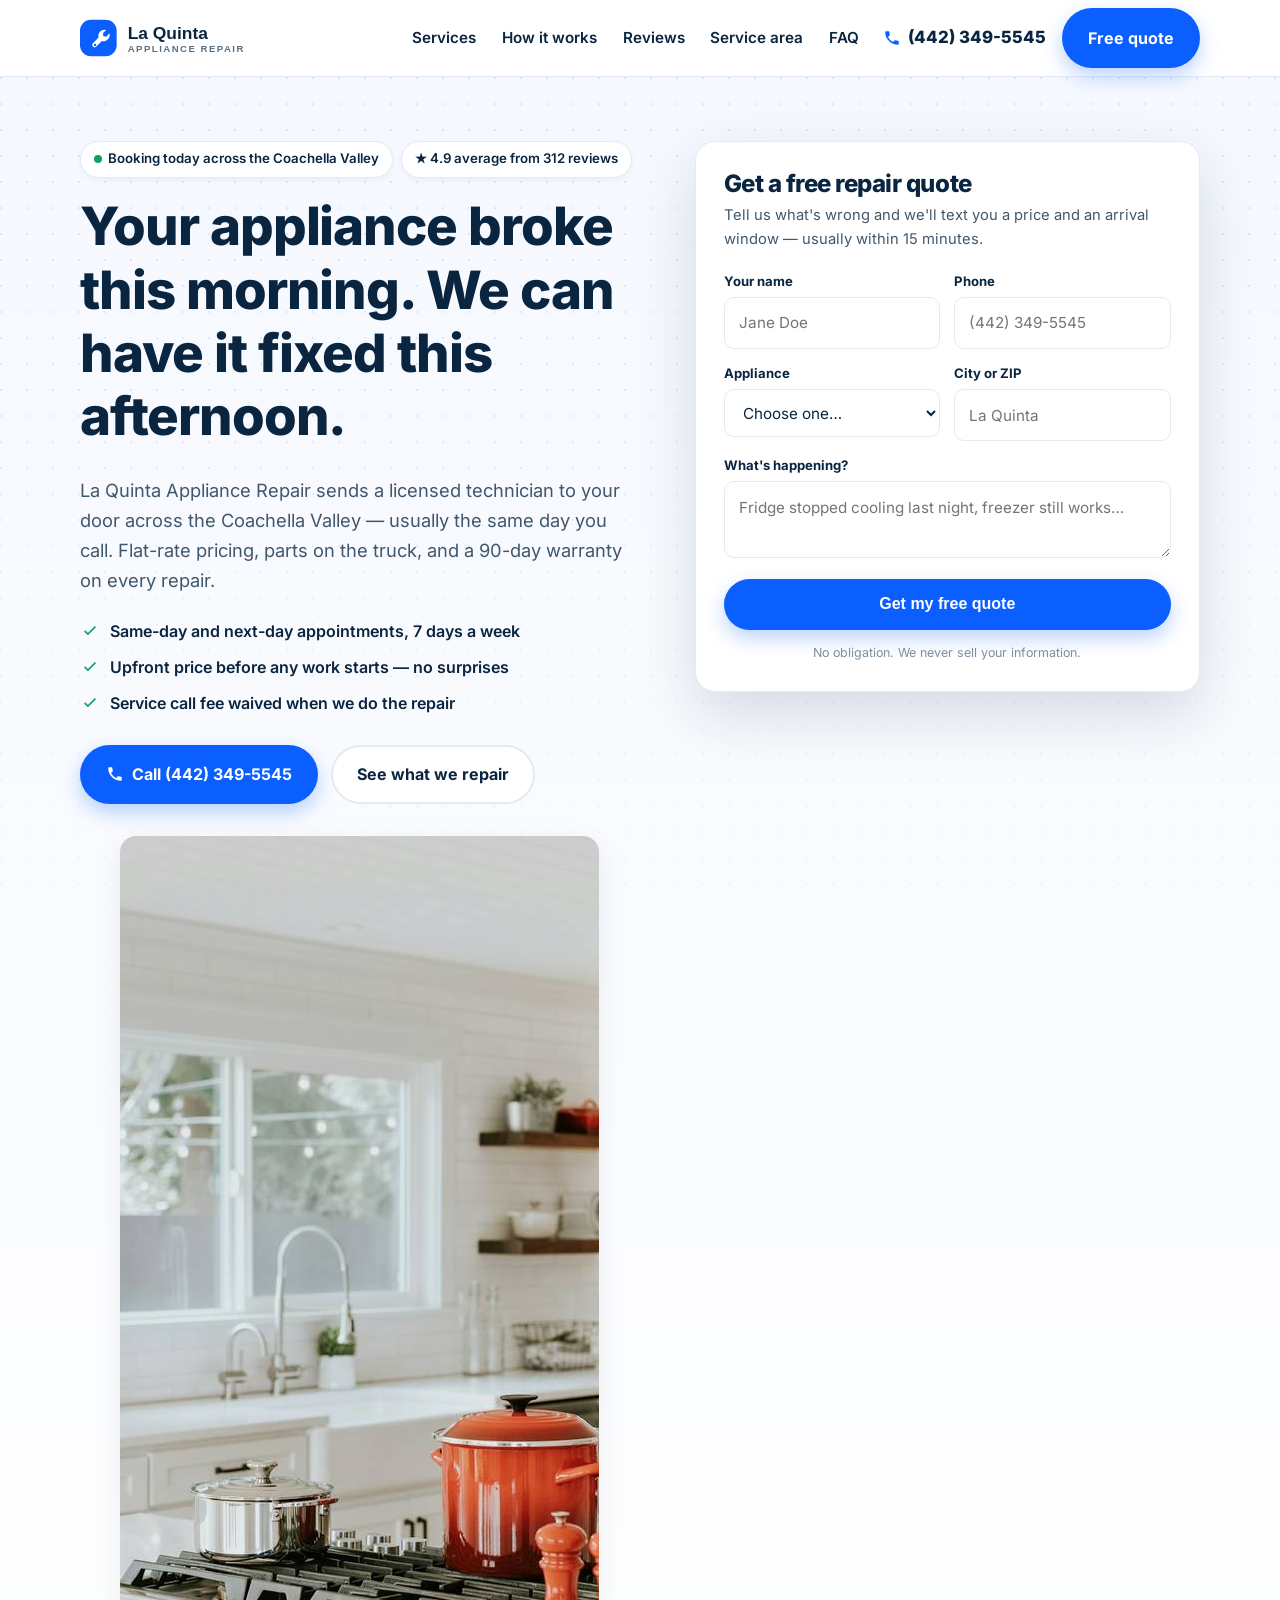
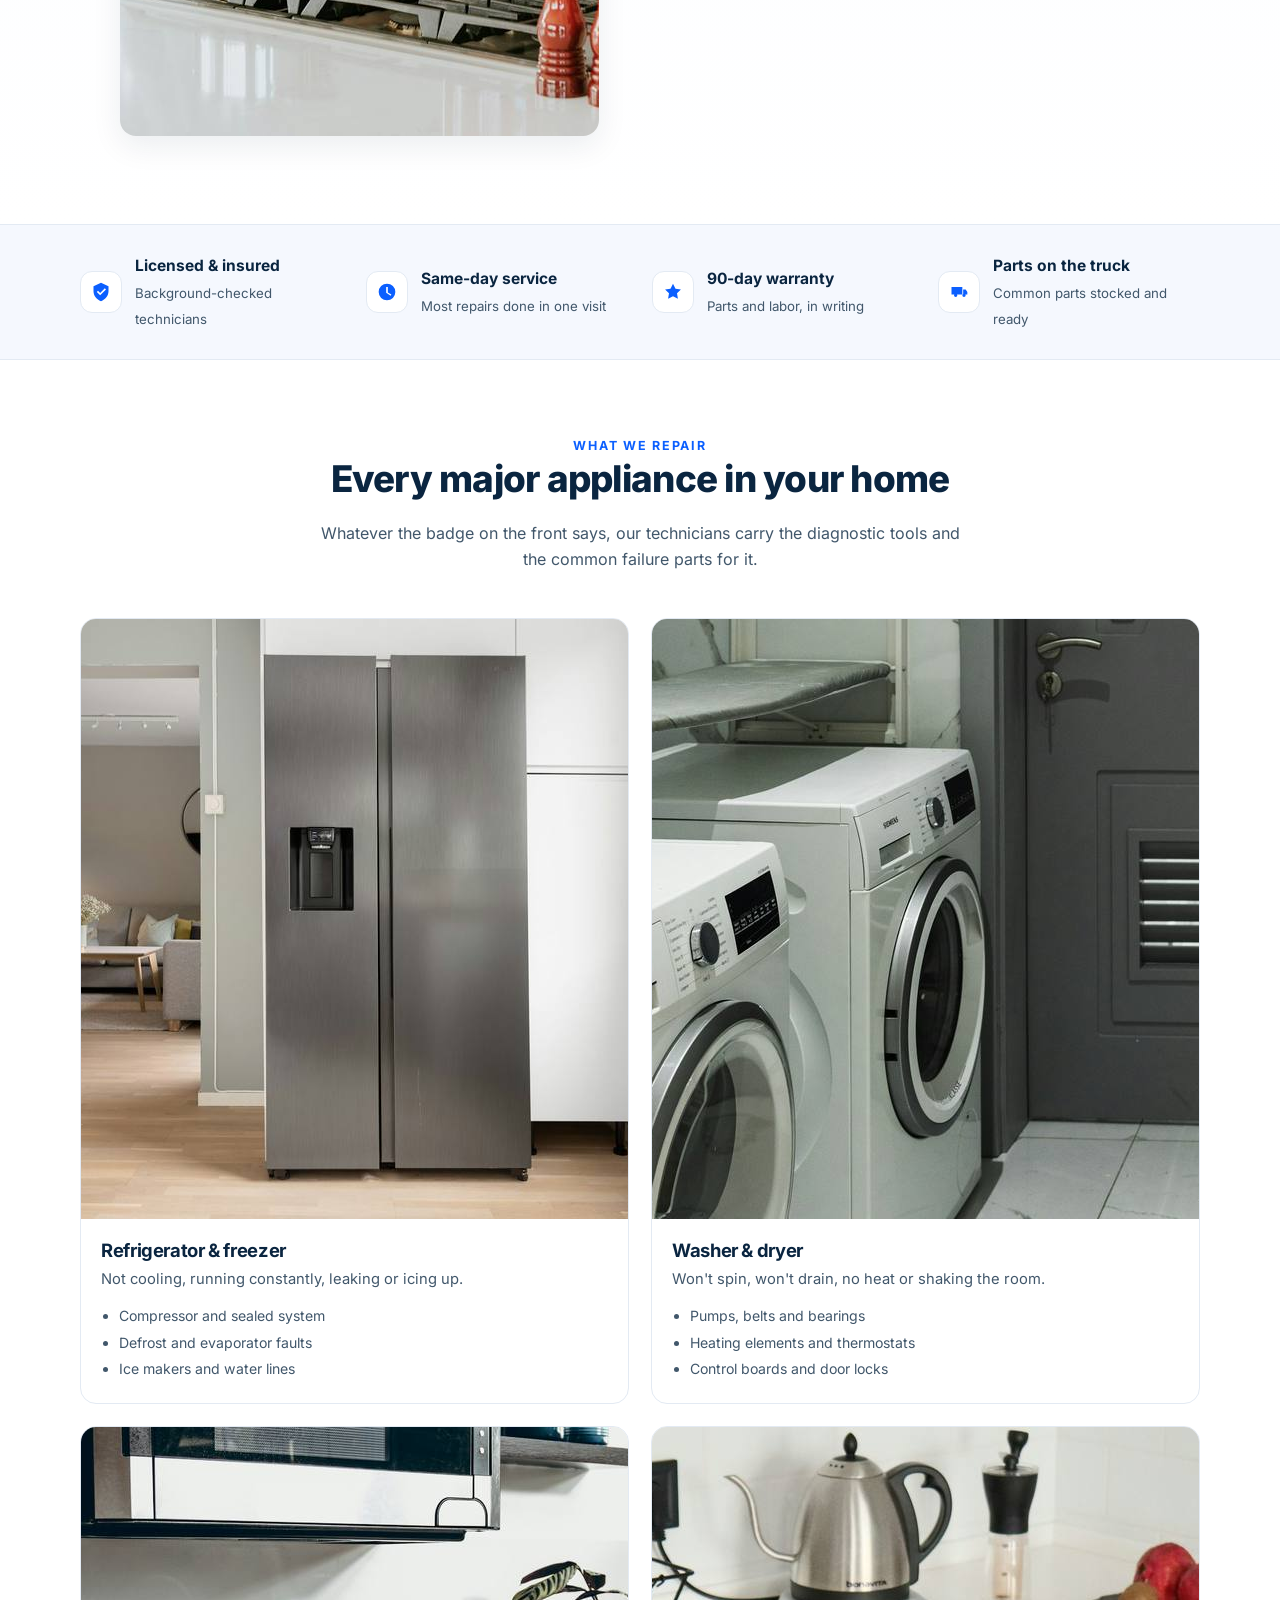
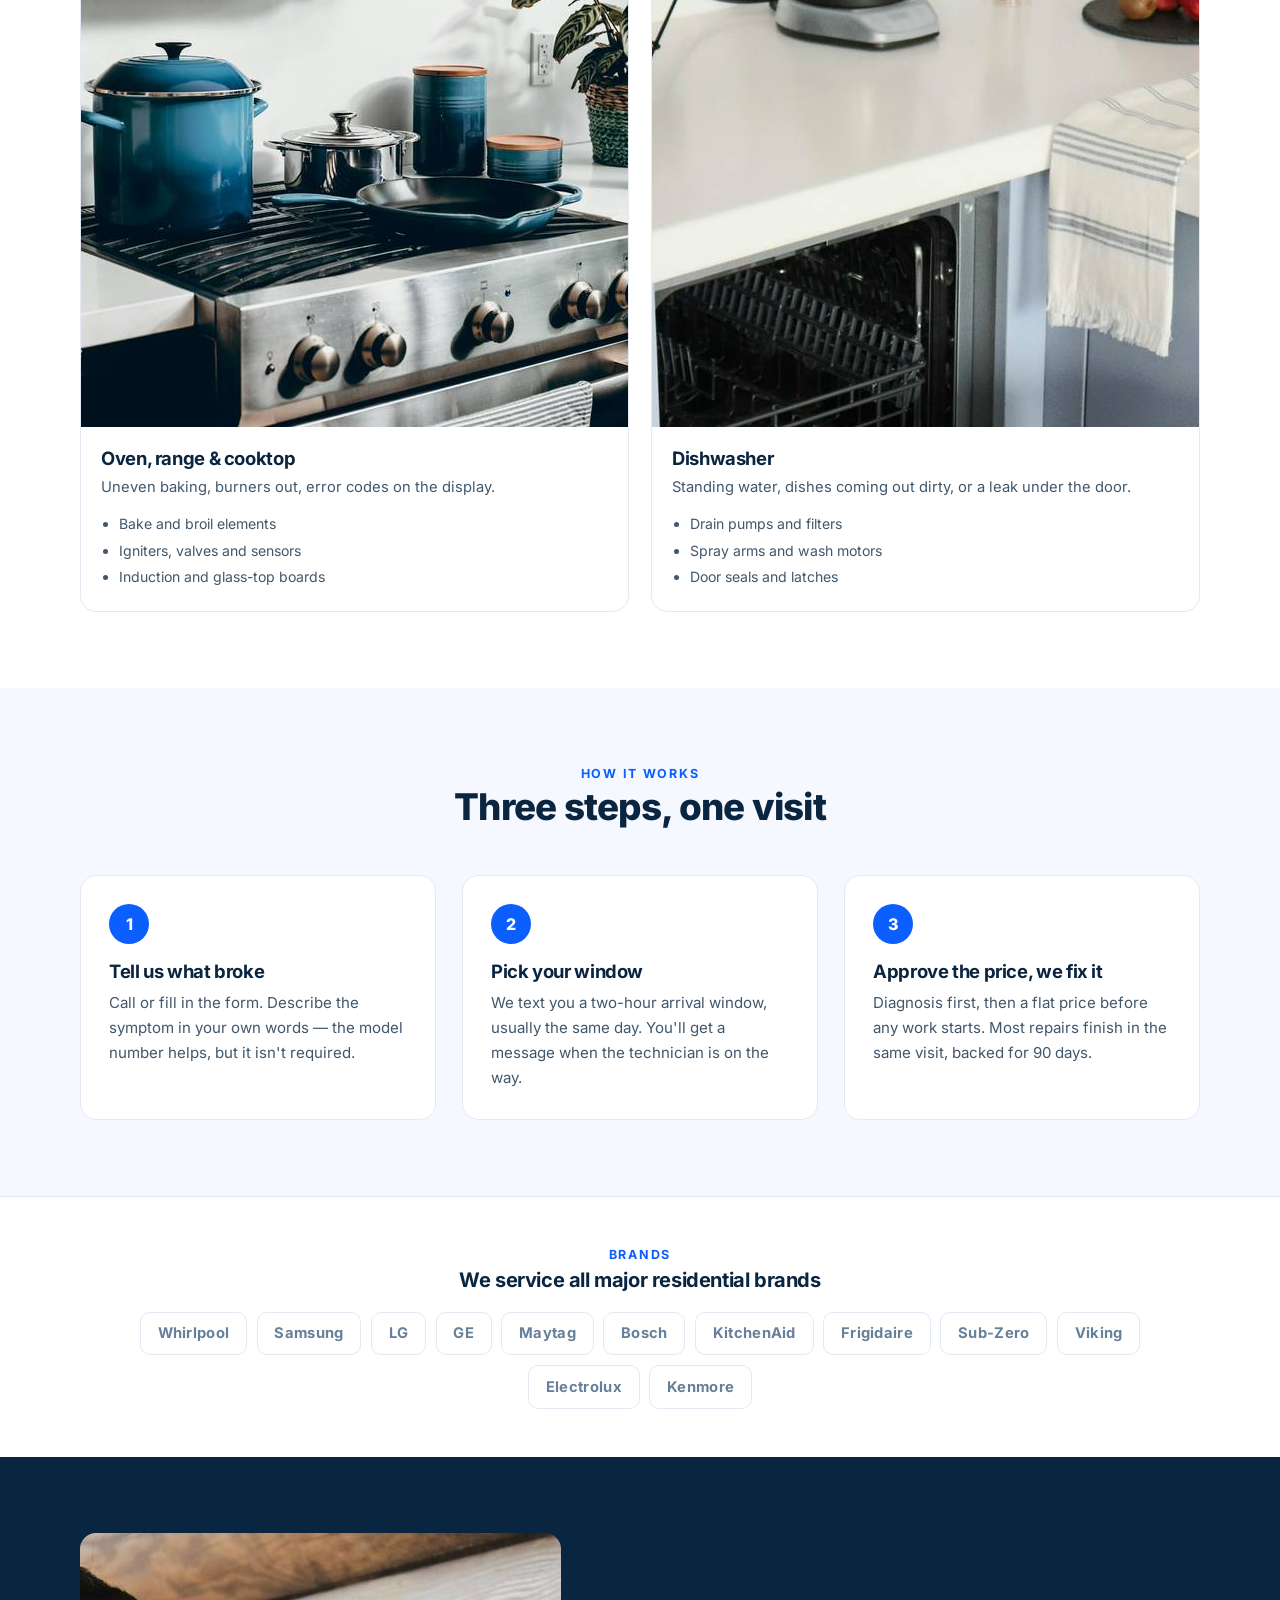
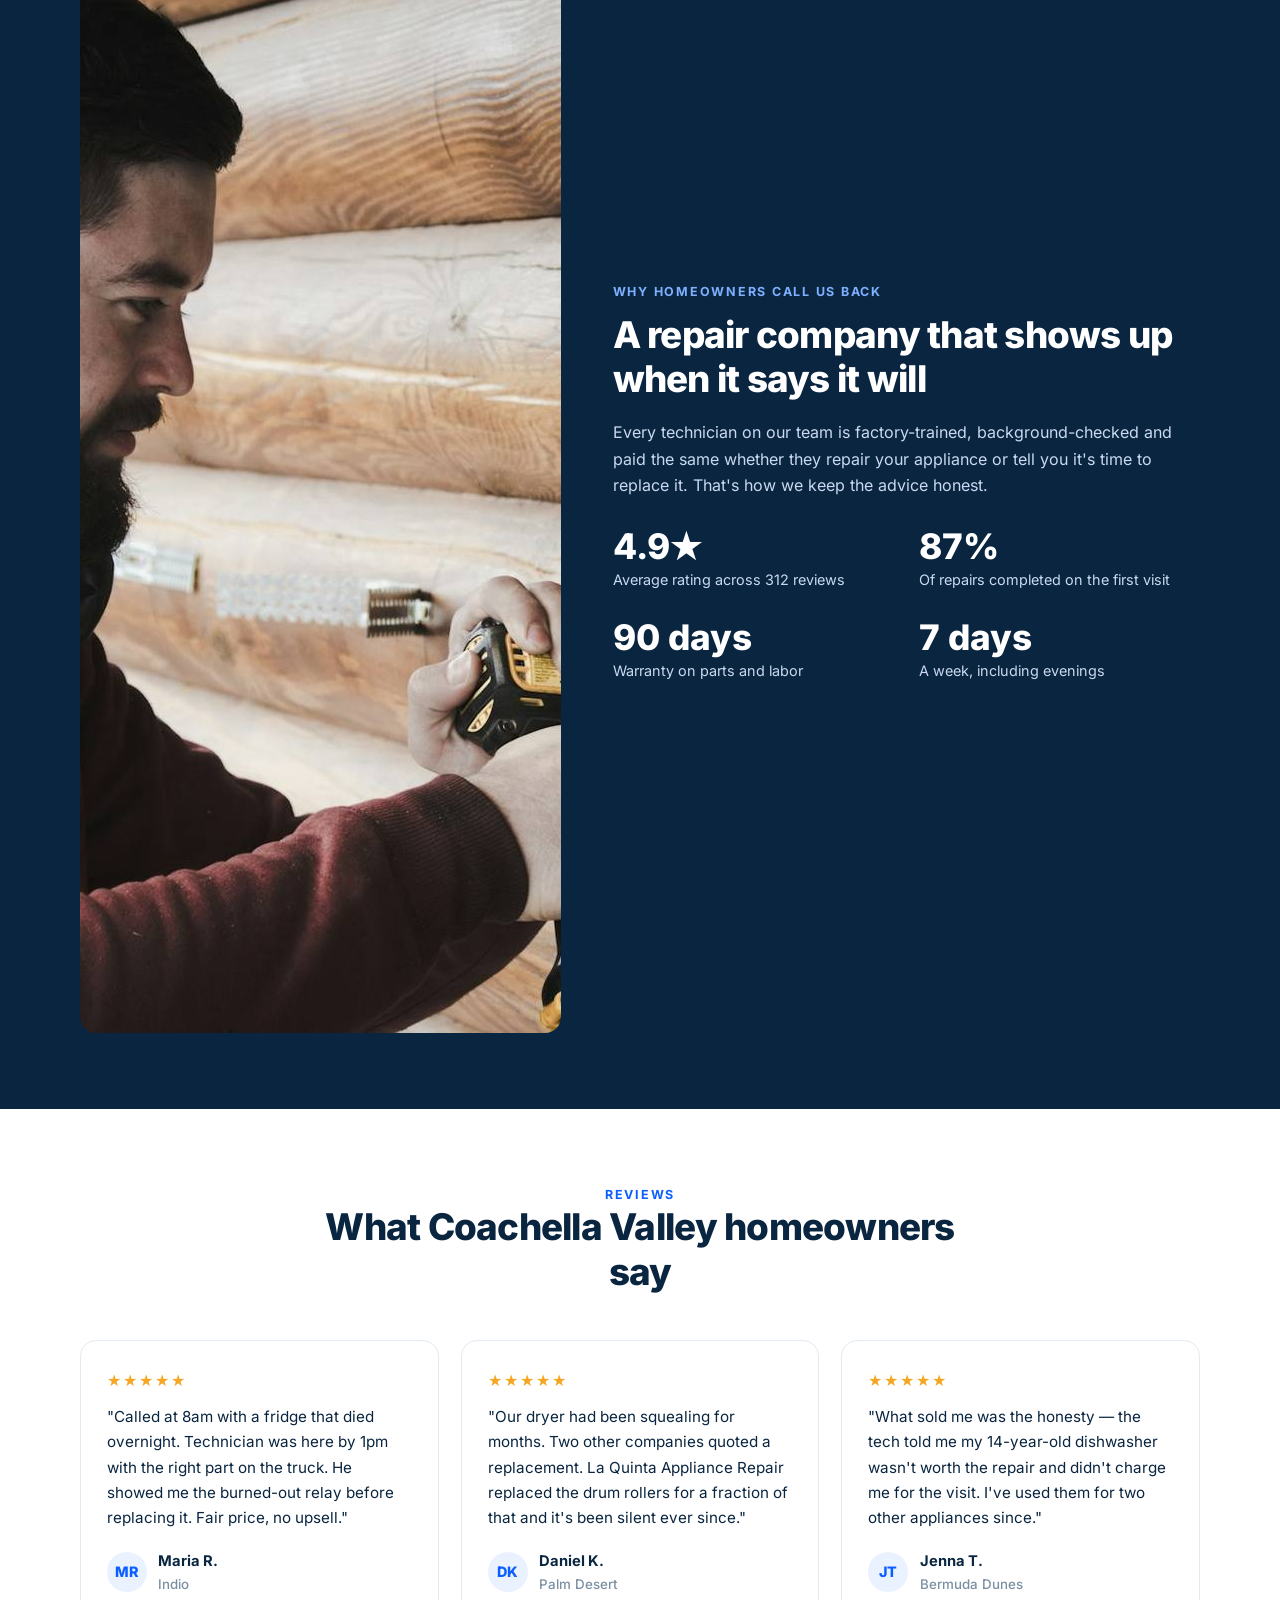
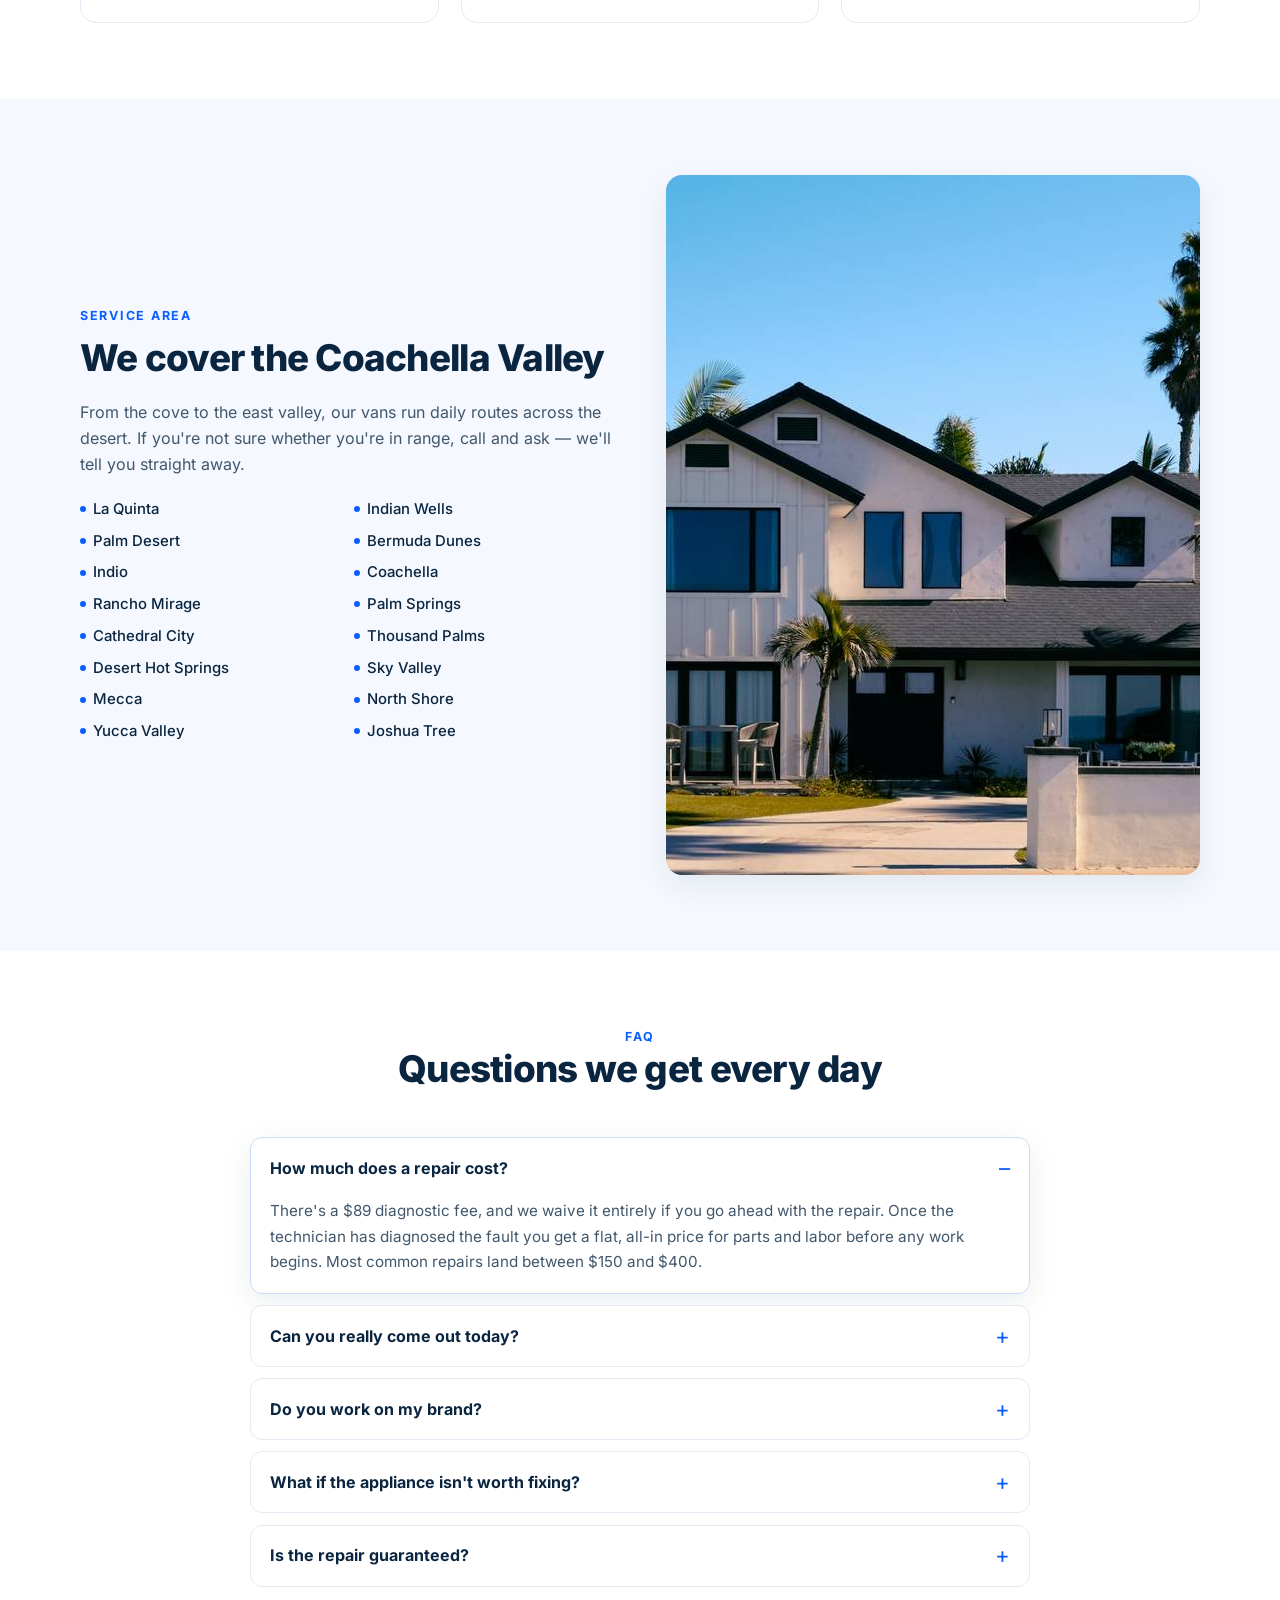
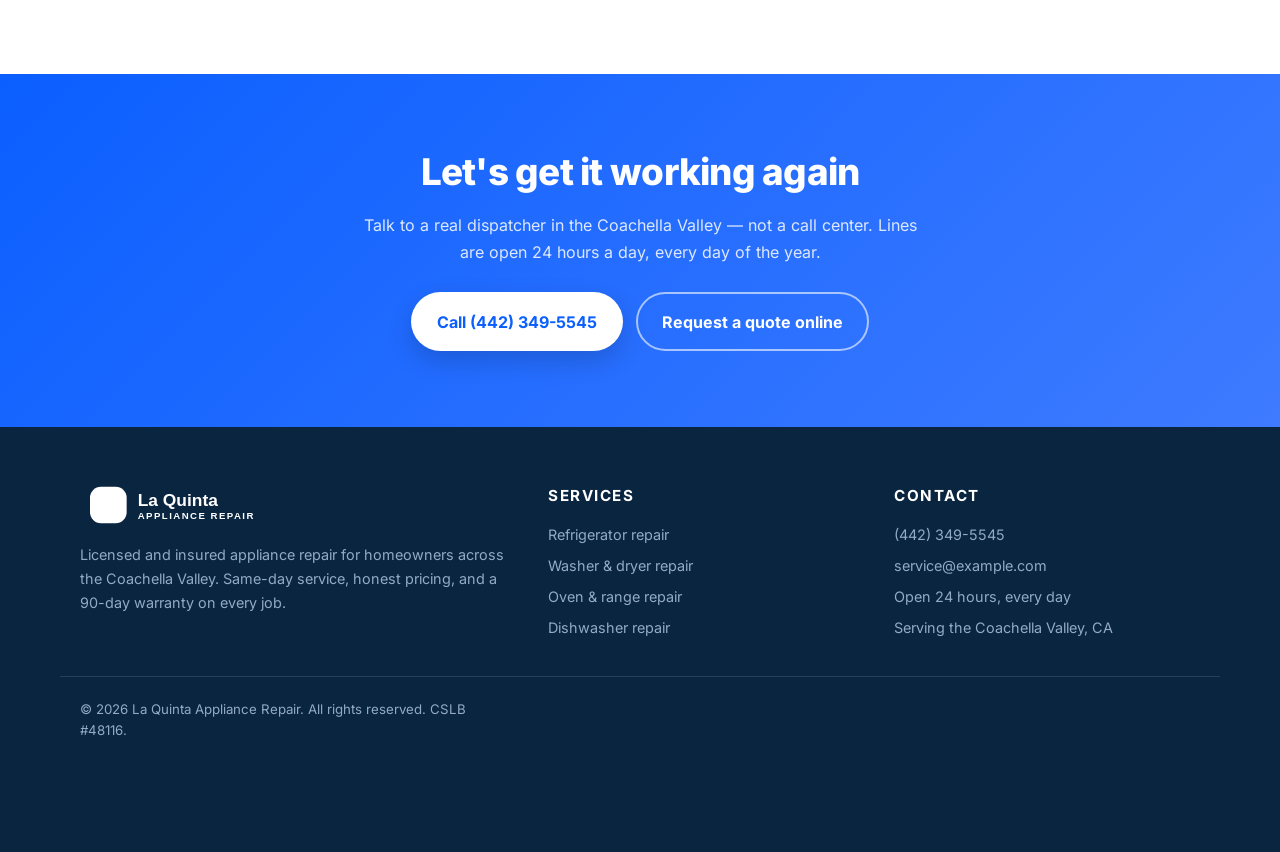
<file: sites/appliance-01-bluecrest/index.html>
<!DOCTYPE html>
<html lang="en">
<head>
<meta charset="utf-8">
<meta name="viewport" content="width=device-width, initial-scale=1">
<title>Appliance Repair in La Quinta &amp; the Coachella Valley | La Quinta Appliance Repair</title>
<meta name="description" content="Same-day appliance repair across La Quinta and the Coachella Valley. Refrigerators, washers, dryers, ovens and dishwashers fixed by licensed technicians. Free quote in minutes.">
<link rel="icon" href="assets/favicon.svg" type="image/svg+xml">
<meta property="og:title" content="Appliance Repair in La Quinta &amp; the Coachella Valley | La Quinta Appliance Repair">
<meta property="og:description" content="Same-day appliance repair across La Quinta and the Coachella Valley. Licensed technicians, 90-day parts and labor warranty.">
<meta property="og:type" content="website">
<meta property="og:image" content="assets/img/hero.jpg">
<link rel="stylesheet" href="assets/css/style.css">
<script type="application/ld+json">
{
  "@context": "https://schema.org",
  "@type": "HomeAndConstructionBusiness",
  "name": "La Quinta Appliance Repair",
  "telephone": "+1-442-349-5545",
  "priceRange": "$$",
  "areaServed": { "@type": "AdministrativeArea", "name": "La Quinta and the Coachella Valley, California" },
  "address": { "@type": "PostalAddress", "addressRegion": "CA", "addressCountry": "US" },
  "openingHours": "Mo-Su 00:00-23:59",
  "aggregateRating": { "@type": "AggregateRating", "ratingValue": "4.9", "reviewCount": "312" }
}
</script>
</head>
<body>

<header class="header">
  <div class="wrap">
    <a class="logo" href="#top"><img src="assets/logo.svg" alt="La Quinta Appliance Repair" width="240" height="48"></a>
    <button class="nav-toggle" aria-expanded="false" aria-controls="nav" aria-label="Menu">
      <svg width="22" height="22" viewBox="0 0 24 24" fill="none" stroke="currentColor" stroke-width="2"><path d="M3 6h18M3 12h18M3 18h18"/></svg>
    </button>
    <nav class="nav" id="nav">
      <a href="#services">Services</a>
      <a href="#how">How it works</a>
      <a href="#reviews">Reviews</a>
      <a href="#areas">Service area</a>
      <a href="#faq">FAQ</a>
    </nav>
    <div class="header-cta">
      <a class="phone-link" href="tel:+14423495545">
        <svg width="18" height="18" viewBox="0 0 24 24" fill="currentColor"><path d="M6.6 10.8a15.1 15.1 0 0 0 6.6 6.6l2.2-2.2a1 1 0 0 1 1-.25 11.4 11.4 0 0 0 3.6.57 1 1 0 0 1 1 1V20a1 1 0 0 1-1 1A17 17 0 0 1 3 4a1 1 0 0 1 1-1h3.5a1 1 0 0 1 1 1c0 1.25.2 2.46.57 3.6a1 1 0 0 1-.25 1l-2.22 2.2Z"/></svg>
        <span>(442) 349-5545</span>
      </a>
      <a class="btn btn-primary" href="#quote">Free quote</a>
    </div>
  </div>
</header>

<main id="top">

<section class="hero">
  <div class="wrap">
    <div>
      <div class="badge-row">
        <span class="pill"><span class="dot"></span> Booking today across the Coachella Valley</span>
        <span class="pill">★ 4.9 average from 312 reviews</span>
      </div>
      <h1>Your appliance broke this morning. We can have it fixed this afternoon.</h1>
      <p class="lead">La Quinta Appliance Repair sends a licensed technician to your door across the Coachella Valley — usually the same day you call. Flat-rate pricing, parts on the truck, and a 90-day warranty on every repair.</p>
      <ul class="hero-list">
        <li><svg width="20" height="20" viewBox="0 0 24 24" fill="currentColor"><path d="M9.5 17.2 4.8 12.5l1.4-1.4 3.3 3.3 8.3-8.3 1.4 1.4z"/></svg> Same-day and next-day appointments, 7 days a week</li>
        <li><svg width="20" height="20" viewBox="0 0 24 24" fill="currentColor"><path d="M9.5 17.2 4.8 12.5l1.4-1.4 3.3 3.3 8.3-8.3 1.4 1.4z"/></svg> Upfront price before any work starts — no surprises</li>
        <li><svg width="20" height="20" viewBox="0 0 24 24" fill="currentColor"><path d="M9.5 17.2 4.8 12.5l1.4-1.4 3.3 3.3 8.3-8.3 1.4 1.4z"/></svg> Service call fee waived when we do the repair</li>
      </ul>
      <div class="hero-actions">
        <a class="btn btn-primary" href="tel:+14423495545">
          <svg width="18" height="18" viewBox="0 0 24 24" fill="currentColor"><path d="M6.6 10.8a15.1 15.1 0 0 0 6.6 6.6l2.2-2.2a1 1 0 0 1 1-.25 11.4 11.4 0 0 0 3.6.57 1 1 0 0 1 1 1V20a1 1 0 0 1-1 1A17 17 0 0 1 3 4a1 1 0 0 1 1-1h3.5a1 1 0 0 1 1 1c0 1.25.2 2.46.57 3.6a1 1 0 0 1-.25 1l-2.22 2.2Z"/></svg>
          Call (442) 349-5545
        </a>
        <a class="btn btn-ghost" href="#services">See what we repair</a>
      </div>
      <figure class="hero-photo">
        <img src="assets/img/hero.jpg" width="1200" height="900" alt="Bright white kitchen with a gas cooktop and cookware">
      </figure>
    </div>

    <div id="quote">
      <form class="form-card" id="quote-form" novalidate>
        <div class="form-body">
          <h2>Get a free repair quote</h2>
          <p class="sub">Tell us what's wrong and we'll text you a price and an arrival window — usually within 15 minutes.</p>

          <div class="grid-2">
            <div class="field">
              <label for="name">Your name</label>
              <input id="name" name="name" type="text" autocomplete="name" data-required placeholder="Jane Doe">
              <span class="error-msg">Please enter your name</span>
            </div>
            <div class="field">
              <label for="phone">Phone</label>
              <input id="phone" name="phone" type="tel" autocomplete="tel" data-required placeholder="(442) 349-5545">
              <span class="error-msg">Please enter a valid phone number</span>
            </div>
          </div>

          <div class="grid-2">
            <div class="field">
              <label for="appliance">Appliance</label>
              <select id="appliance" name="appliance" data-required>
                <option value="">Choose one…</option>
                <option>Refrigerator / freezer</option>
                <option>Washer</option>
                <option>Dryer</option>
                <option>Oven / range / cooktop</option>
                <option>Dishwasher</option>
                <option>Other appliance</option>
              </select>
              <span class="error-msg">Please choose an appliance</span>
            </div>
            <div class="field">
              <label for="city">City or ZIP</label>
              <input id="city" name="city" type="text" data-required placeholder="La Quinta">
              <span class="error-msg">Please enter your city or ZIP</span>
            </div>
          </div>

          <div class="field">
            <label for="issue">What's happening?</label>
            <textarea id="issue" name="issue" placeholder="Fridge stopped cooling last night, freezer still works…"></textarea>
          </div>

          <div class="hp" aria-hidden="true">
            <label for="company">Company</label>
            <input id="company" name="company" type="text" tabindex="-1" autocomplete="off">
          </div>

          <button class="btn btn-primary btn-block" type="submit">Get my free quote</button>
          <p class="form-note">No obligation. We never sell your information.</p>
        </div>

        <div class="form-success" tabindex="-1" role="status">
          <svg width="52" height="52" viewBox="0 0 24 24" fill="currentColor"><path d="M12 2a10 10 0 1 0 0 20 10 10 0 0 0 0-20Zm-1.2 14.6-4-4 1.4-1.4 2.6 2.6 5.6-5.6 1.4 1.4Z"/></svg>
          <h3>Got it — thank you!</h3>
          <p>A dispatcher from La Quinta Appliance Repair will text you shortly with pricing and the next available window.</p>
          <p><strong>Need it sorted right now?</strong> <a href="tel:+14423495545">Call (442) 349-5545</a></p>
        </div>
      </form>
    </div>
  </div>
</section>

<section class="trust" style="padding:0">
  <div class="wrap">
    <div class="trust-item">
      <span class="ic"><svg width="20" height="20" viewBox="0 0 24 24" fill="currentColor"><path d="M12 1 3 5v6c0 5.2 3.8 10 9 12 5.2-2 9-6.8 9-12V5Zm-1 15-4-4 1.4-1.4L11 13.2l5.6-5.6L18 9Z"/></svg></span>
      <div><strong>Licensed &amp; insured</strong><span>Background-checked technicians</span></div>
    </div>
    <div class="trust-item">
      <span class="ic"><svg width="20" height="20" viewBox="0 0 24 24" fill="currentColor"><path d="M12 2a10 10 0 1 0 0 20 10 10 0 0 0 0-20Zm1 10.6 4.2 2.5-.8 1.3L11 13V6h2Z"/></svg></span>
      <div><strong>Same-day service</strong><span>Most repairs done in one visit</span></div>
    </div>
    <div class="trust-item">
      <span class="ic"><svg width="20" height="20" viewBox="0 0 24 24" fill="currentColor"><path d="M12 2 15 8l6.5.9-4.7 4.6 1.1 6.5L12 17l-5.9 3 1.1-6.5L2.5 8.9 9 8Z"/></svg></span>
      <div><strong>90-day warranty</strong><span>Parts and labor, in writing</span></div>
    </div>
    <div class="trust-item">
      <span class="ic"><svg width="20" height="20" viewBox="0 0 24 24" fill="currentColor"><path d="M3 6h13v9H3Zm14 3h3l2 3v3h-5Zm-9 9a2 2 0 1 1 0-4 2 2 0 0 1 0 4Zm10 0a2 2 0 1 1 0-4 2 2 0 0 1 0 4Z"/></svg></span>
      <div><strong>Parts on the truck</strong><span>Common parts stocked and ready</span></div>
    </div>
  </div>
</section>

<section id="services">
  <div class="wrap">
    <div class="section-head">
      <p class="eyebrow">What we repair</p>
      <h2>Every major appliance in your home</h2>
      <p>Whatever the badge on the front says, our technicians carry the diagnostic tools and the common failure parts for it.</p>
    </div>
    <div class="services-grid">
      <article class="svc">
        <img src="assets/img/svc-fridge.jpg" width="800" height="600" alt="Stainless steel side-by-side refrigerator in a home kitchen" loading="lazy">
        <div class="svc-body">
          <h3>Refrigerator &amp; freezer</h3>
          <p>Not cooling, running constantly, leaking or icing up.</p>
          <ul><li>Compressor and sealed system</li><li>Defrost and evaporator faults</li><li>Ice makers and water lines</li></ul>
        </div>
      </article>
      <article class="svc">
        <img src="assets/img/svc-laundry.jpg" width="800" height="600" alt="Front-load washer and dryer pair in a laundry room" loading="lazy">
        <div class="svc-body">
          <h3>Washer &amp; dryer</h3>
          <p>Won't spin, won't drain, no heat or shaking the room.</p>
          <ul><li>Pumps, belts and bearings</li><li>Heating elements and thermostats</li><li>Control boards and door locks</li></ul>
        </div>
      </article>
      <article class="svc">
        <img src="assets/img/svc-oven.jpg" width="800" height="600" alt="Professional stainless steel range with cast-iron cookware" loading="lazy">
        <div class="svc-body">
          <h3>Oven, range &amp; cooktop</h3>
          <p>Uneven baking, burners out, error codes on the display.</p>
          <ul><li>Bake and broil elements</li><li>Igniters, valves and sensors</li><li>Induction and glass-top boards</li></ul>
        </div>
      </article>
      <article class="svc">
        <img src="assets/img/svc-dishwasher.jpg" width="800" height="600" alt="Open built-in dishwasher beneath a kitchen counter" loading="lazy">
        <div class="svc-body">
          <h3>Dishwasher</h3>
          <p>Standing water, dishes coming out dirty, or a leak under the door.</p>
          <ul><li>Drain pumps and filters</li><li>Spray arms and wash motors</li><li>Door seals and latches</li></ul>
        </div>
      </article>
    </div>
  </div>
</section>

<section class="steps" id="how">
  <div class="wrap">
    <div class="section-head">
      <p class="eyebrow">How it works</p>
      <h2>Three steps, one visit</h2>
    </div>
    <div class="steps-grid">
      <div class="step">
        <div class="num">1</div>
        <h3>Tell us what broke</h3>
        <p>Call or fill in the form. Describe the symptom in your own words — the model number helps, but it isn't required.</p>
      </div>
      <div class="step">
        <div class="num">2</div>
        <h3>Pick your window</h3>
        <p>We text you a two-hour arrival window, usually the same day. You'll get a message when the technician is on the way.</p>
      </div>
      <div class="step">
        <div class="num">3</div>
        <h3>Approve the price, we fix it</h3>
        <p>Diagnosis first, then a flat price before any work starts. Most repairs finish in the same visit, backed for 90 days.</p>
      </div>
    </div>
  </div>
</section>

<section class="brands">
  <div class="wrap center">
    <p class="eyebrow" style="margin-bottom:.2rem">Brands</p>
    <h3 style="font-size:1.25rem">We service all major residential brands</h3>
    <div class="brand-row">
      <span class="brand">Whirlpool</span><span class="brand">Samsung</span><span class="brand">LG</span>
      <span class="brand">GE</span><span class="brand">Maytag</span><span class="brand">Bosch</span>
      <span class="brand">KitchenAid</span><span class="brand">Frigidaire</span><span class="brand">Sub-Zero</span>
      <span class="brand">Viking</span><span class="brand">Electrolux</span><span class="brand">Kenmore</span>
    </div>
  </div>
</section>

<section class="stats">
  <div class="wrap">
    <img src="assets/img/tech.jpg" width="900" height="1100" alt="Appliance technician working with a power drill" loading="lazy">
    <div>
      <p class="eyebrow" style="color:#7FB0FF">Why homeowners call us back</p>
      <h2>A repair company that shows up when it says it will</h2>
      <p>Every technician on our team is factory-trained, background-checked and paid the same whether they repair your appliance or tell you it's time to replace it. That's how we keep the advice honest.</p>
      <div class="stat-grid">
        <div class="stat"><b>4.9★</b><span>Average rating across 312 reviews</span></div>
        <div class="stat"><b>87%</b><span>Of repairs completed on the first visit</span></div>
        <div class="stat"><b>90 days</b><span>Warranty on parts and labor</span></div>
        <div class="stat"><b>7 days</b><span>A week, including evenings</span></div>
      </div>
    </div>
  </div>
</section>

<section id="reviews">
  <div class="wrap">
    <div class="section-head">
      <p class="eyebrow">Reviews</p>
      <h2>What Coachella Valley homeowners say</h2>
    </div>
    <div class="reviews-grid">
      <article class="review">
        <div class="stars" aria-label="5 out of 5 stars">★★★★★</div>
        <p>"Called at 8am with a fridge that died overnight. Technician was here by 1pm with the right part on the truck. He showed me the burned-out relay before replacing it. Fair price, no upsell."</p>
        <div class="reviewer"><span class="avatar">MR</span><div><strong>Maria R.</strong><small>Indio</small></div></div>
      </article>
      <article class="review">
        <div class="stars" aria-label="5 out of 5 stars">★★★★★</div>
        <p>"Our dryer had been squealing for months. Two other companies quoted a replacement. La Quinta Appliance Repair replaced the drum rollers for a fraction of that and it's been silent ever since."</p>
        <div class="reviewer"><span class="avatar">DK</span><div><strong>Daniel K.</strong><small>Palm Desert</small></div></div>
      </article>
      <article class="review">
        <div class="stars" aria-label="5 out of 5 stars">★★★★★</div>
        <p>"What sold me was the honesty — the tech told me my 14-year-old dishwasher wasn't worth the repair and didn't charge me for the visit. I've used them for two other appliances since."</p>
        <div class="reviewer"><span class="avatar">JT</span><div><strong>Jenna T.</strong><small>Bermuda Dunes</small></div></div>
      </article>
    </div>
  </div>
</section>

<section class="areas" id="areas">
  <div class="wrap">
    <div>
      <p class="eyebrow">Service area</p>
      <h2>We cover the Coachella Valley</h2>
      <p>From the cove to the east valley, our vans run daily routes across the desert. If you're not sure whether you're in range, call and ask — we'll tell you straight away.</p>
      <ul class="city-list">
        <li>La Quinta</li><li>Indian Wells</li><li>Palm Desert</li><li>Bermuda Dunes</li>
        <li>Indio</li><li>Coachella</li><li>Rancho Mirage</li><li>Palm Springs</li>
        <li>Cathedral City</li><li>Thousand Palms</li><li>Desert Hot Springs</li><li>Sky Valley</li>
        <li>Mecca</li><li>North Shore</li><li>Yucca Valley</li><li>Joshua Tree</li>
      </ul>
    </div>
    <img src="assets/img/area.jpg" width="1200" height="700" alt="Southern California home with palm trees" loading="lazy">
  </div>
</section>

<section id="faq">
  <div class="wrap">
    <div class="section-head">
      <p class="eyebrow">FAQ</p>
      <h2>Questions we get every day</h2>
    </div>
    <div class="faq-list">
      <details open>
        <summary>How much does a repair cost?</summary>
        <div class="answer">There's a $89 diagnostic fee, and we waive it entirely if you go ahead with the repair. Once the technician has diagnosed the fault you get a flat, all-in price for parts and labor before any work begins. Most common repairs land between $150 and $400.</div>
      </details>
      <details>
        <summary>Can you really come out today?</summary>
        <div class="answer">Most days, yes. Calls that come in before about 2pm can usually be fitted into a same-day window somewhere in the valley. If we can't reach you today, we'll offer you the first slot tomorrow rather than leaving you guessing.</div>
      </details>
      <details>
        <summary>Do you work on my brand?</summary>
        <div class="answer">We service every major residential brand, including Whirlpool, Samsung, LG, GE, Bosch, KitchenAid, Maytag, Frigidaire, Sub-Zero and Viking. High-end and built-in units are welcome — just mention the brand when you call so we bring the right parts.</div>
      </details>
      <details>
        <summary>What if the appliance isn't worth fixing?</summary>
        <div class="answer">We'll tell you. If the repair costs more than about half the price of a comparable new unit, our technician will say so and explain what a replacement would involve. You're never charged for a repair we don't recommend.</div>
      </details>
      <details>
        <summary>Is the repair guaranteed?</summary>
        <div class="answer">Yes — 90 days on both parts and labor, in writing on your invoice. If the same fault comes back within that window, we return and make it right at no cost.</div>
      </details>
    </div>
  </div>
</section>

<section class="cta">
  <div class="wrap">
    <h2>Let's get it working again</h2>
    <p>Talk to a real dispatcher in the Coachella Valley — not a call center. Lines are open 24 hours a day, every day of the year.</p>
    <div class="cta-actions">
      <a class="btn btn-primary" href="tel:+14423495545">Call (442) 349-5545</a>
      <a class="btn btn-ghost" href="#quote">Request a quote online</a>
    </div>
  </div>
</section>

</main>

<footer class="footer">
  <div class="wrap">
    <div>
      <img class="footer-logo" src="assets/logo.svg" alt="La Quinta Appliance Repair" width="240" height="48">
      <p>Licensed and insured appliance repair for homeowners across the Coachella Valley. Same-day service, honest pricing, and a 90-day warranty on every job.</p>
    </div>
    <div>
      <h4>Services</h4>
      <ul>
        <li><a href="#services">Refrigerator repair</a></li>
        <li><a href="#services">Washer &amp; dryer repair</a></li>
        <li><a href="#services">Oven &amp; range repair</a></li>
        <li><a href="#services">Dishwasher repair</a></li>
      </ul>
    </div>
    <div>
      <h4>Contact</h4>
      <ul>
        <li><a href="tel:+14423495545">(442) 349-5545</a></li>
        <li><a href="mailto:service@example.com">service@example.com</a></li>
        <li>Open 24 hours, every day</li>
        <li>Serving the Coachella Valley, CA</li>
      </ul>
    </div>
  </div>
  <div class="wrap footer-bottom">
    <p style="margin:0">&copy; <span id="year">2026</span> La Quinta Appliance Repair. All rights reserved. CSLB #48116.</p>
  </div>
</footer>

<div class="mobile-bar">
  <a class="btn btn-ghost" href="#quote">Free quote</a>
  <a class="btn btn-primary" href="tel:+14423495545">Call now</a>
</div>

<script src="assets/js/main.js"></script>
</body>
</html>
</file>
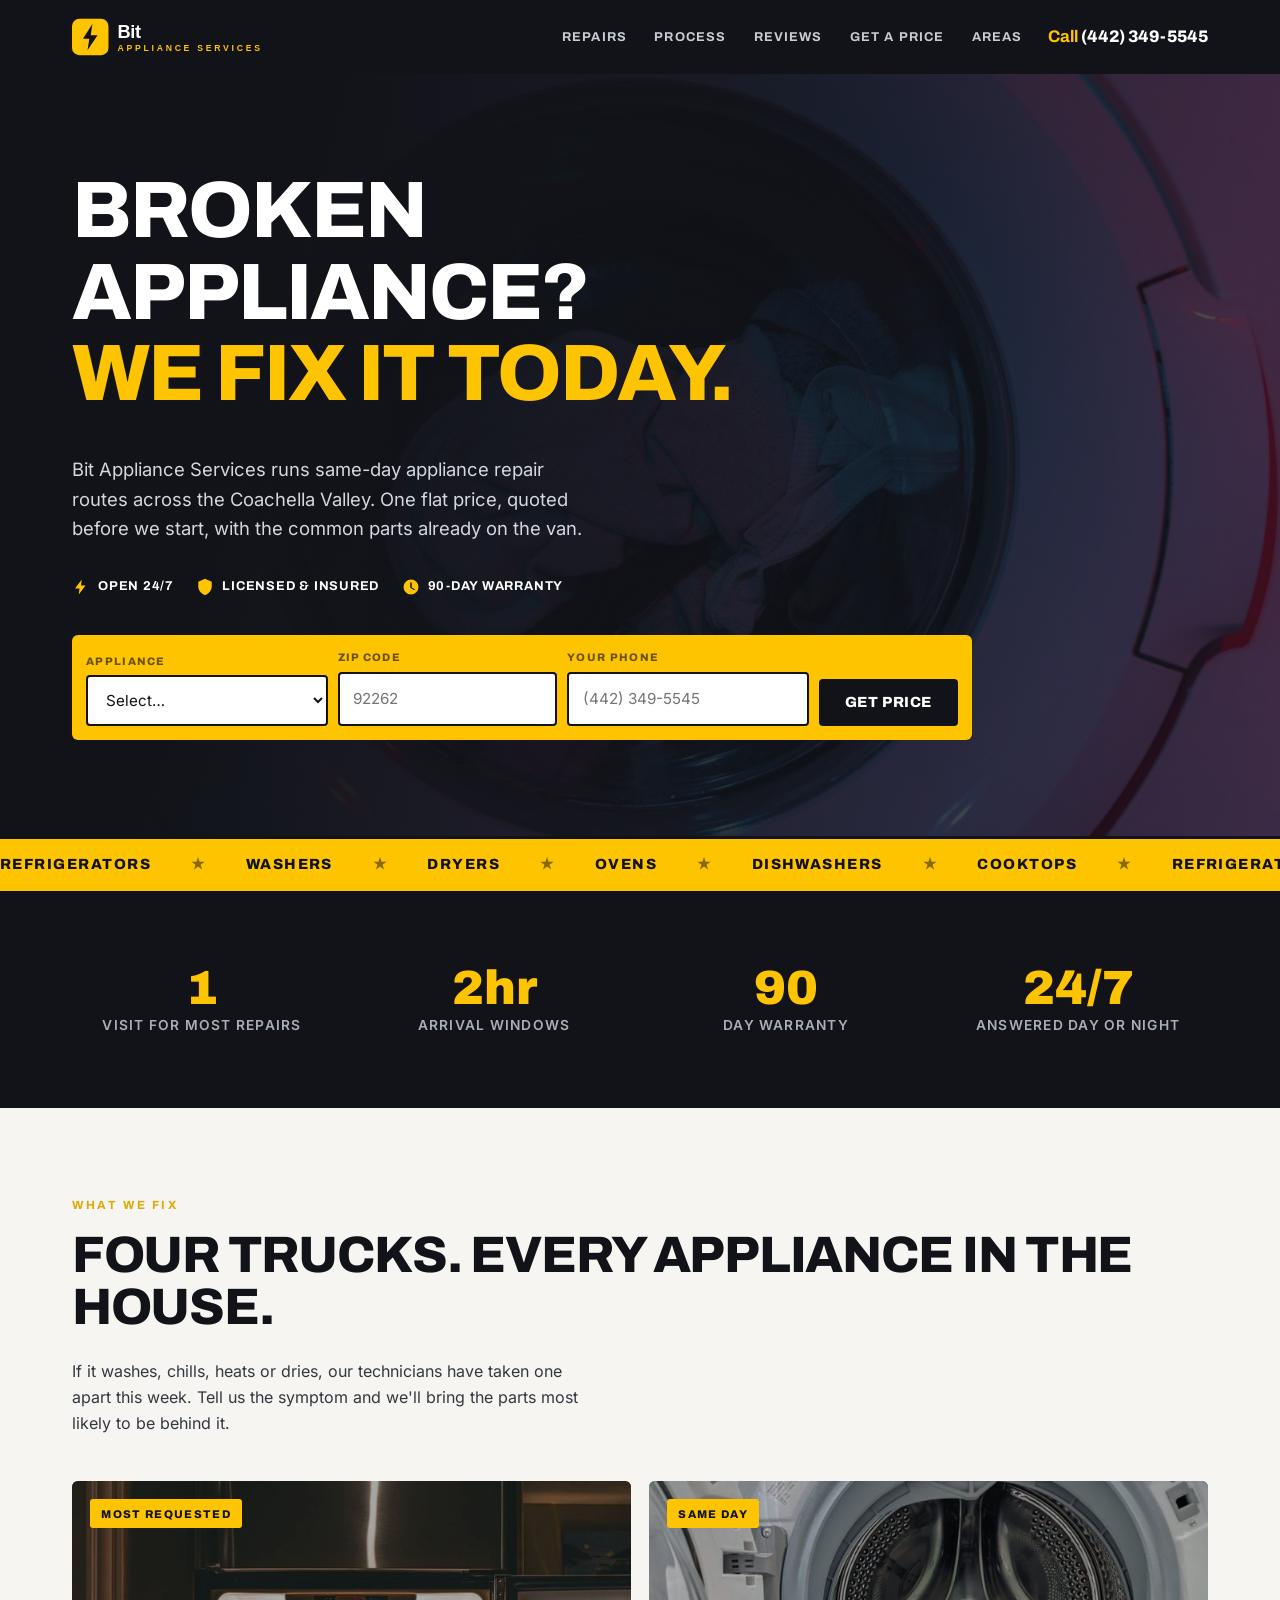
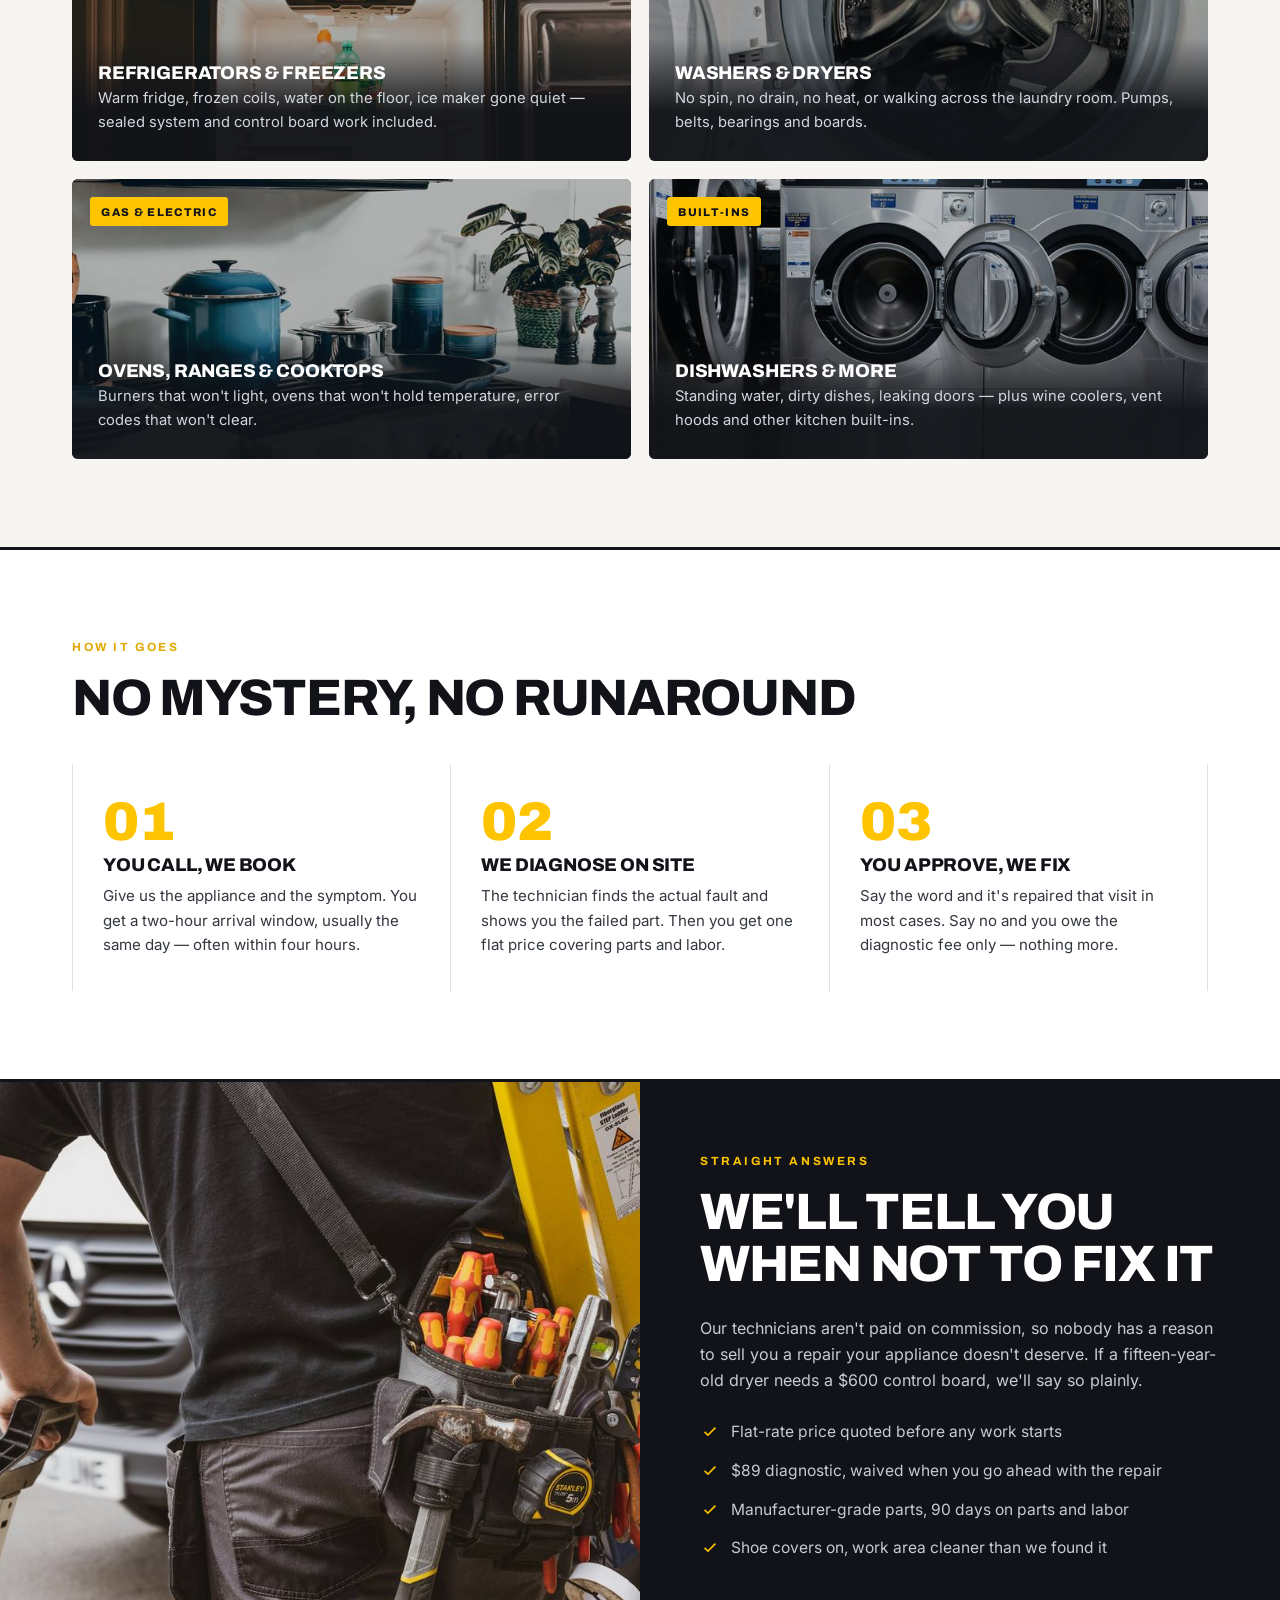
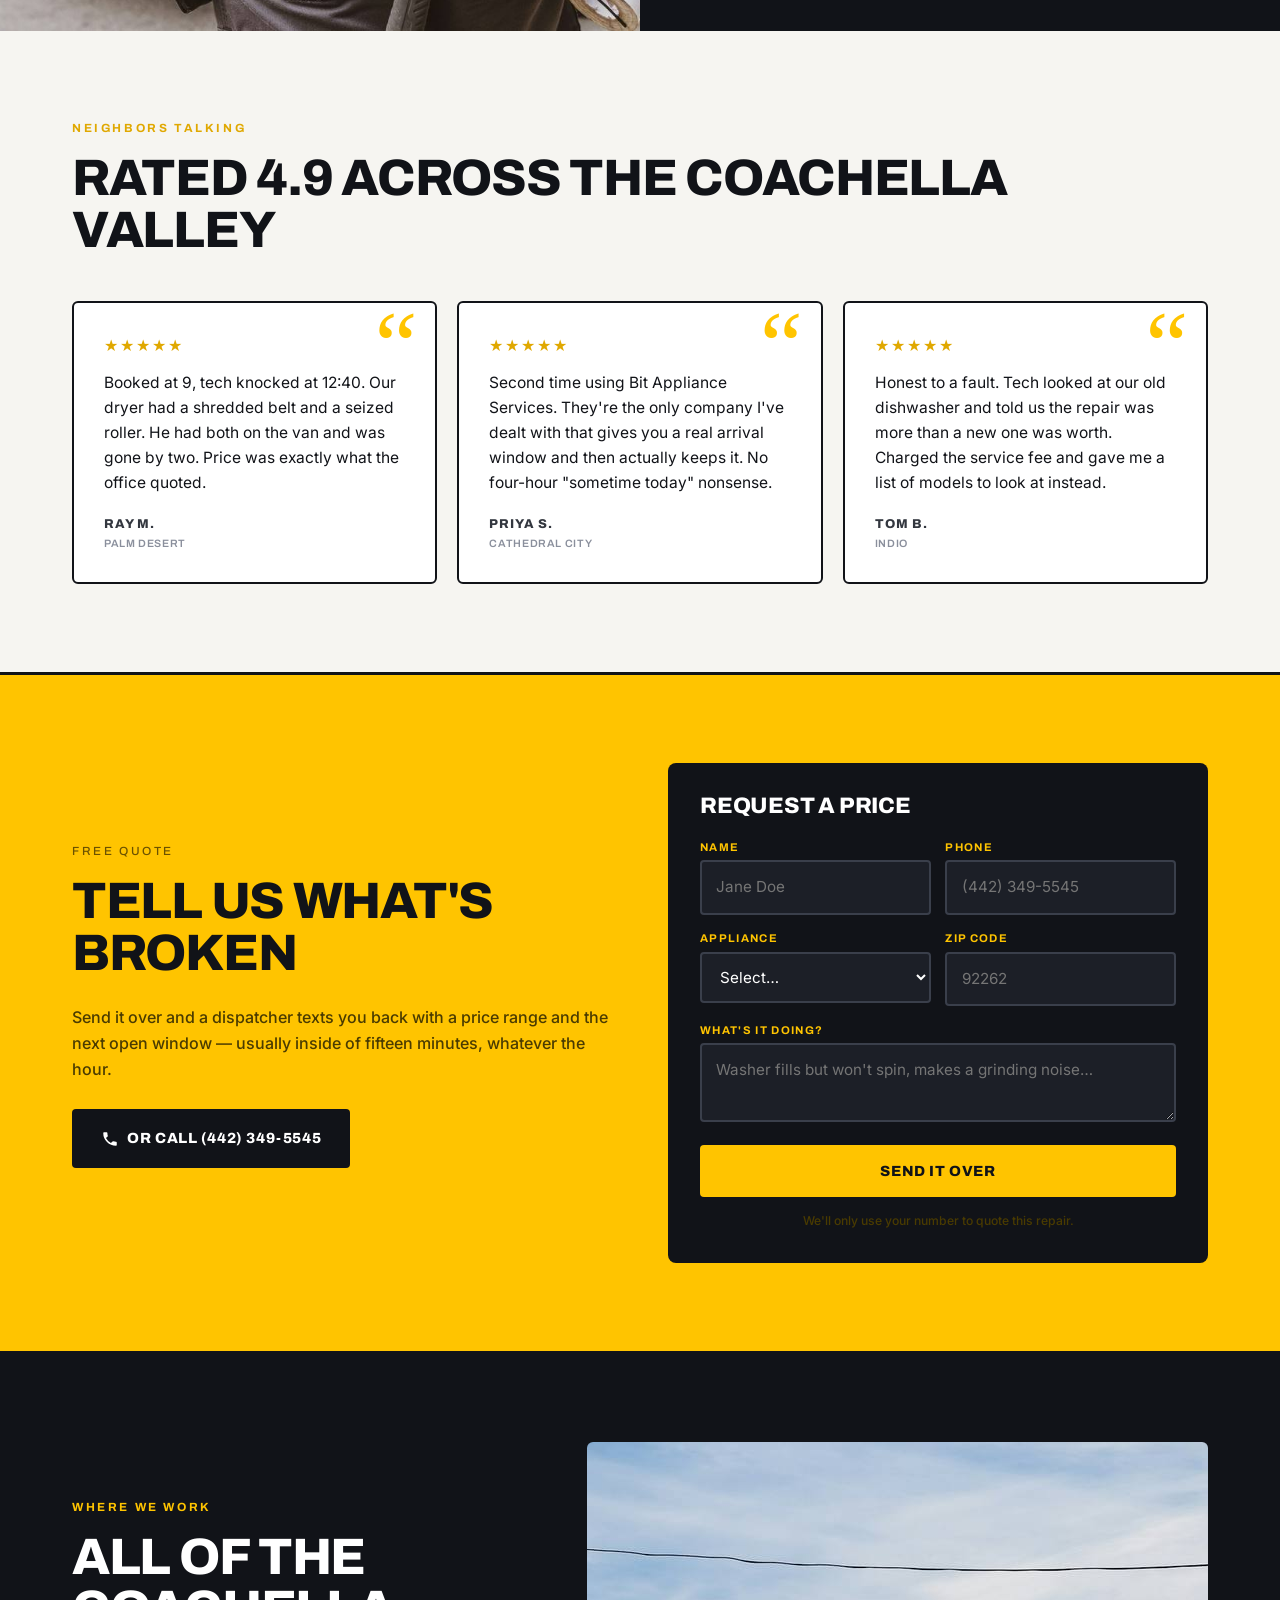
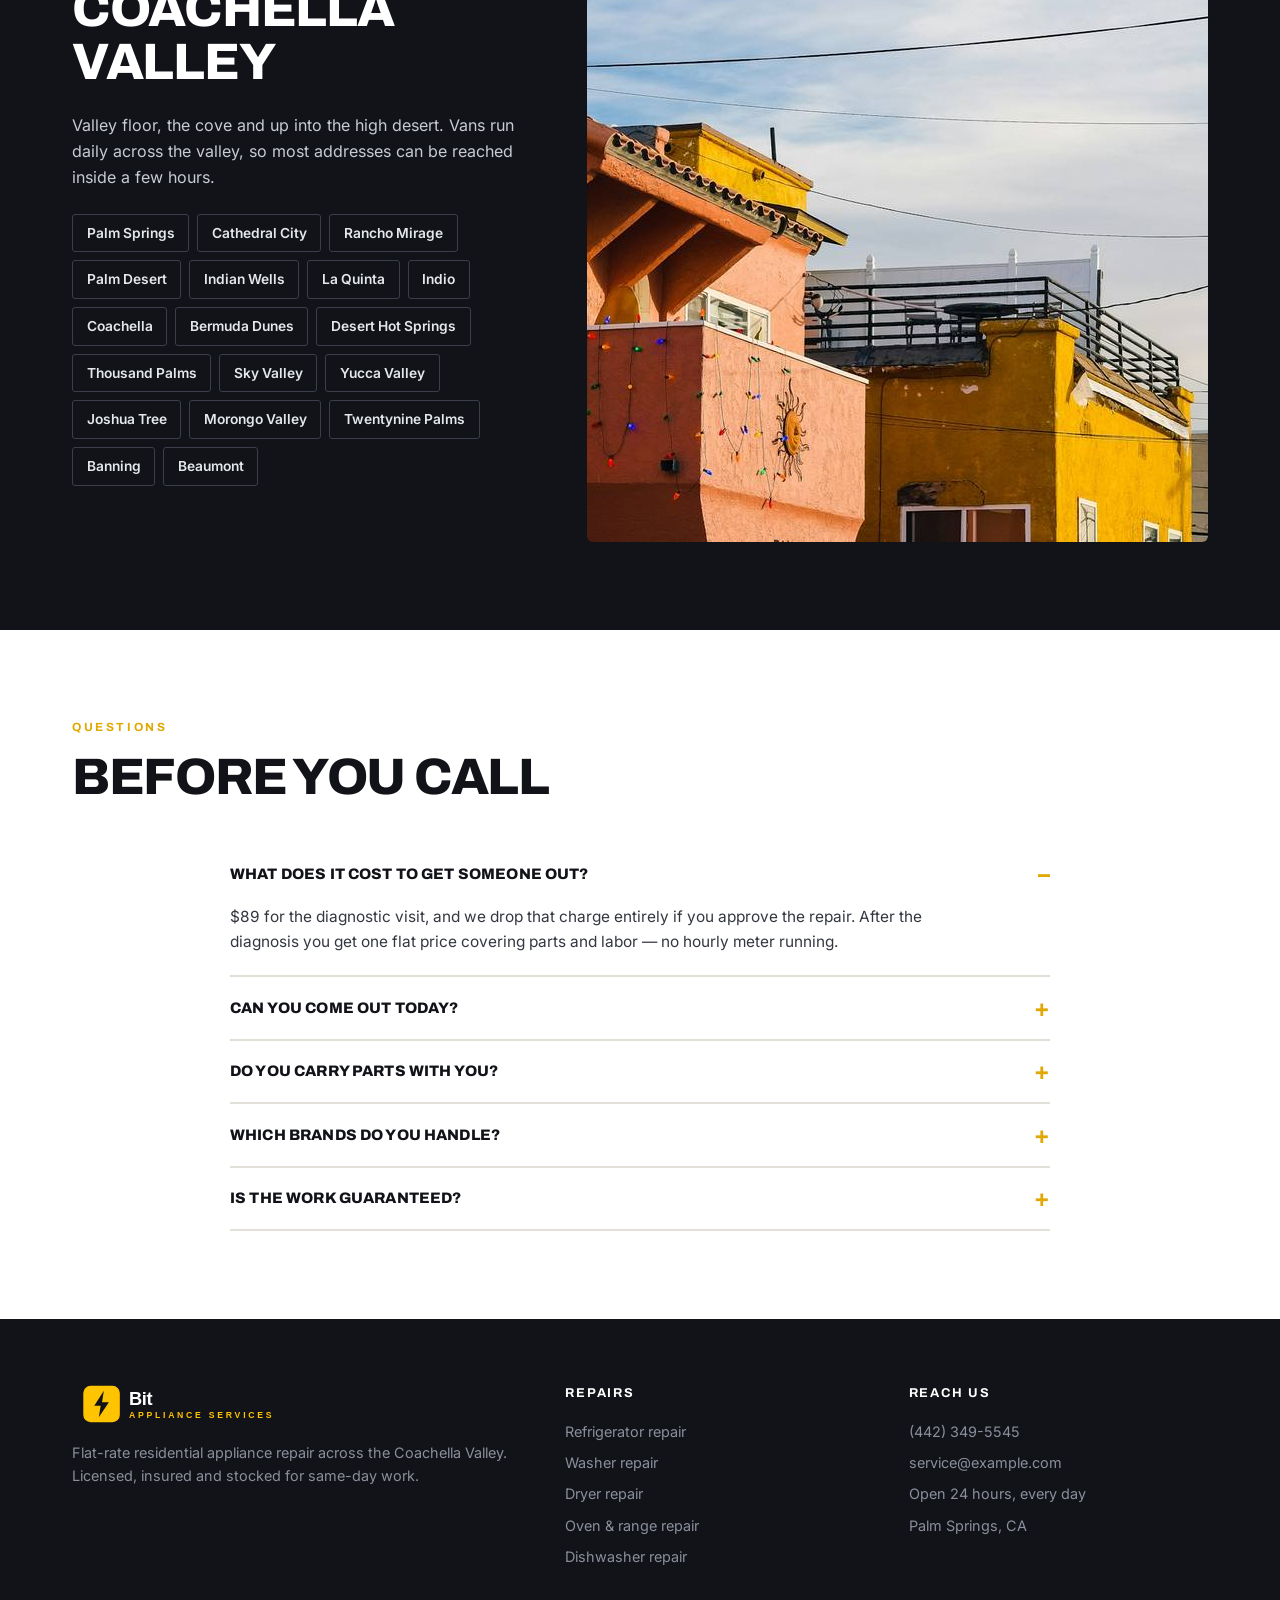
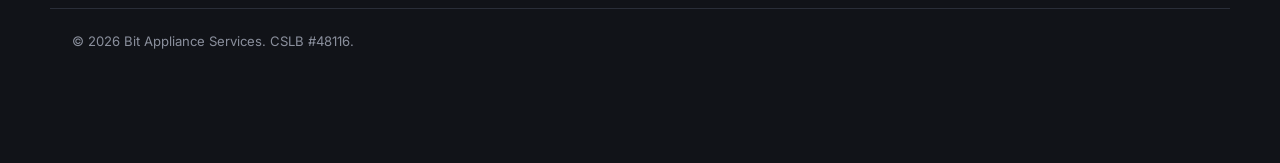
<file: sites/appliance-02-boltyellow/index.html>
<!DOCTYPE html>
<html lang="en">
<head>
<meta charset="utf-8">
<meta name="viewport" content="width=device-width, initial-scale=1">
<title>Same-Day Appliance Repair — Palm Springs &amp; the Coachella Valley | Bit Appliance Services</title>
<meta name="description" content="Washer, dryer, fridge, oven and dishwasher repair across the Coachella Valley. Flat-rate pricing, parts on the truck, most jobs done in one visit. Call for a free quote.">
<link rel="icon" href="assets/favicon.svg" type="image/svg+xml">
<meta property="og:title" content="Same-Day Appliance Repair — Palm Springs &amp; the Coachella Valley | Bit Appliance Services">
<meta property="og:description" content="Flat-rate appliance repair across the Coachella Valley. Most jobs done in one visit.">
<meta property="og:type" content="website">
<meta property="og:image" content="assets/img/hero.jpg">
<link rel="stylesheet" href="assets/css/style.css">
<script type="application/ld+json">
{
  "@context": "https://schema.org",
  "@type": "HomeAndConstructionBusiness",
  "name": "Bit Appliance Services",
  "telephone": "+1-442-349-5545",
  "priceRange": "$$",
  "areaServed": { "@type": "AdministrativeArea", "name": "Palm Springs and the Coachella Valley, California" },
  "address": { "@type": "PostalAddress", "addressRegion": "CA", "addressCountry": "US" },
  "openingHours": "Mo-Su 00:00-23:59"
}
</script>
</head>
<body>

<header class="header">
  <div class="wrap">
    <a class="logo" href="#top"><img src="assets/logo.svg" alt="Bit Appliance Services" width="260" height="46"></a>
    <button class="nav-toggle" aria-expanded="false" aria-controls="nav" aria-label="Menu">
      <svg width="22" height="22" viewBox="0 0 24 24" fill="none" stroke="currentColor" stroke-width="2.2"><path d="M3 6h18M3 12h18M3 18h18"/></svg>
    </button>
    <nav class="nav" id="nav">
      <a href="#repairs">Repairs</a>
      <a href="#process">Process</a>
      <a href="#reviews">Reviews</a>
      <a href="#quote">Get a price</a>
      <a href="#areas">Areas</a>
    </nav>
    <a class="tel" href="tel:+14423495545"><b>Call</b> (442) 349-5545</a>
  </div>
</header>

<main id="top">

<section class="hero">
  <div class="hero-media">
    <img src="assets/img/hero.jpg" width="1800" height="1000" alt="Washing machine drum lit from inside" fetchpriority="high">
  </div>
  <div class="wrap">
    <h1>Broken appliance?<br><em>We fix it today.</em></h1>
    <p class="sub">Bit Appliance Services runs same-day appliance repair routes across the Coachella Valley. One flat price, quoted before we start, with the common parts already on the van.</p>
    <div class="hero-flags">
      <span class="flag"><svg width="18" height="18" viewBox="0 0 24 24" fill="currentColor"><path d="M13 2 4 14h6l-1 8 9-12h-6l1-8Z"/></svg> Open 24/7</span>
      <span class="flag"><svg width="18" height="18" viewBox="0 0 24 24" fill="currentColor"><path d="M12 1 3 5v6c0 5.2 3.8 10 9 12 5.2-2 9-6.8 9-12V5Z"/></svg> Licensed &amp; insured</span>
      <span class="flag"><svg width="18" height="18" viewBox="0 0 24 24" fill="currentColor"><path d="M12 2a10 10 0 1 0 0 20 10 10 0 0 0 0-20Zm1 10.6 4.2 2.5-.8 1.3L11 13V6h2Z"/></svg> 90-day warranty</span>
    </div>

    <form class="quickbar" id="quick-form" novalidate>
      <div class="field">
        <label for="q-appliance">Appliance</label>
        <select id="q-appliance" name="appliance" data-required>
          <option value="">Select…</option>
          <option>Refrigerator</option><option>Washer</option><option>Dryer</option>
          <option>Oven / range</option><option>Dishwasher</option><option>Other</option>
        </select>
      </div>
      <div class="field">
        <label for="q-zip">ZIP code</label>
        <input id="q-zip" name="zip" type="text" inputmode="numeric" data-required placeholder="92262">
      </div>
      <div class="field">
        <label for="q-phone">Your phone</label>
        <input id="q-phone" name="phone" type="tel" data-required placeholder="(442) 349-5545">
      </div>
      <button class="btn btn-dark" type="submit">Get price</button>
      <div class="hp" aria-hidden="true"><input name="company" type="text" tabindex="-1" autocomplete="off" aria-hidden="true"></div>
    </form>
  </div>
</section>

<div class="strip" aria-hidden="true">
  <div class="strip-inner">
    <span>Refrigerators</span><span>Washers</span><span>Dryers</span><span>Ovens</span><span>Dishwashers</span><span>Cooktops</span>
    <span>Refrigerators</span><span>Washers</span><span>Dryers</span><span>Ovens</span><span>Dishwashers</span><span>Cooktops</span>
  </div>
</div>

<section class="stats" style="padding:70px 0">
  <div class="wrap">
    <div><b>1</b><span>Visit for most repairs</span></div>
    <div><b>2hr</b><span>Arrival windows</span></div>
    <div><b>90</b><span>Day warranty</span></div>
    <div><b>24/7</b><span>Answered day or night</span></div>
  </div>
</section>

<section id="repairs">
  <div class="wrap">
    <p class="kicker">What we fix</p>
    <h2>Four trucks. Every appliance in the house.</h2>
    <p style="max-width:52ch">If it washes, chills, heats or dries, our technicians have taken one apart this week. Tell us the symptom and we'll bring the parts most likely to be behind it.</p>
    <div class="tiles">
      <article class="tile">
        <img src="assets/img/t-fridge.jpg" width="700" height="520" alt="Open refrigerator with the interior light on" loading="lazy">
        <span class="tile-tag">Most requested</span>
        <div class="tile-body">
          <h3>Refrigerators &amp; freezers</h3>
          <p>Warm fridge, frozen coils, water on the floor, ice maker gone quiet — sealed system and control board work included.</p>
        </div>
      </article>
      <article class="tile">
        <img src="assets/img/t-drum.jpg" width="700" height="520" alt="Open washing machine drum" loading="lazy">
        <span class="tile-tag">Same day</span>
        <div class="tile-body">
          <h3>Washers &amp; dryers</h3>
          <p>No spin, no drain, no heat, or walking across the laundry room. Pumps, belts, bearings and boards.</p>
        </div>
      </article>
      <article class="tile">
        <img src="assets/img/t-range.jpg" width="700" height="520" alt="Professional stainless steel range in a kitchen" loading="lazy">
        <span class="tile-tag">Gas &amp; electric</span>
        <div class="tile-body">
          <h3>Ovens, ranges &amp; cooktops</h3>
          <p>Burners that won't light, ovens that won't hold temperature, error codes that won't clear.</p>
        </div>
      </article>
      <article class="tile">
        <img src="assets/img/t-laundry.jpg" width="700" height="520" alt="Row of commercial washing machines" loading="lazy">
        <span class="tile-tag">Built-ins</span>
        <div class="tile-body">
          <h3>Dishwashers &amp; more</h3>
          <p>Standing water, dirty dishes, leaking doors — plus wine coolers, vent hoods and other kitchen built-ins.</p>
        </div>
      </article>
    </div>
  </div>
</section>

<section class="process" id="process">
  <div class="wrap">
    <p class="kicker">How it goes</p>
    <h2>No mystery, no runaround</h2>
    <div class="process-grid">
      <div class="pstep">
        <b>01</b>
        <h3>You call, we book</h3>
        <p>Give us the appliance and the symptom. You get a two-hour arrival window, usually the same day — often within four hours.</p>
      </div>
      <div class="pstep">
        <b>02</b>
        <h3>We diagnose on site</h3>
        <p>The technician finds the actual fault and shows you the failed part. Then you get one flat price covering parts and labor.</p>
      </div>
      <div class="pstep">
        <b>03</b>
        <h3>You approve, we fix</h3>
        <p>Say the word and it's repaired that visit in most cases. Say no and you owe the diagnostic fee only — nothing more.</p>
      </div>
    </div>
  </div>
</section>

<section class="split" style="padding:0">
  <img src="assets/img/crew.jpg" width="900" height="700" alt="Technician's tool belt loaded with hand tools" loading="lazy">
  <div class="split-copy">
    <p class="kicker" style="color:#FFC400">Straight answers</p>
    <h2>We'll tell you when not to fix it</h2>
    <p>Our technicians aren't paid on commission, so nobody has a reason to sell you a repair your appliance doesn't deserve. If a fifteen-year-old dryer needs a $600 control board, we'll say so plainly.</p>
    <ul class="checks">
      <li><svg width="20" height="20" viewBox="0 0 24 24" fill="currentColor"><path d="M9.5 17.2 4.8 12.5l1.4-1.4 3.3 3.3 8.3-8.3 1.4 1.4z"/></svg> Flat-rate price quoted before any work starts</li>
      <li><svg width="20" height="20" viewBox="0 0 24 24" fill="currentColor"><path d="M9.5 17.2 4.8 12.5l1.4-1.4 3.3 3.3 8.3-8.3 1.4 1.4z"/></svg> $89 diagnostic, waived when you go ahead with the repair</li>
      <li><svg width="20" height="20" viewBox="0 0 24 24" fill="currentColor"><path d="M9.5 17.2 4.8 12.5l1.4-1.4 3.3 3.3 8.3-8.3 1.4 1.4z"/></svg> Manufacturer-grade parts, 90 days on parts and labor</li>
      <li><svg width="20" height="20" viewBox="0 0 24 24" fill="currentColor"><path d="M9.5 17.2 4.8 12.5l1.4-1.4 3.3 3.3 8.3-8.3 1.4 1.4z"/></svg> Shoe covers on, work area cleaner than we found it</li>
    </ul>
  </div>
</section>

<section id="reviews">
  <div class="wrap">
    <p class="kicker">Neighbors talking</p>
    <h2>Rated 4.9 across the Coachella Valley</h2>
    <div class="reviews-grid">
      <article class="review">
        <div class="rate" aria-label="5 out of 5 stars">★★★★★</div>
        <p>Booked at 9, tech knocked at 12:40. Our dryer had a shredded belt and a seized roller. He had both on the van and was gone by two. Price was exactly what the office quoted.</p>
        <div class="who">Ray M.<small>Palm Desert</small></div>
      </article>
      <article class="review">
        <div class="rate" aria-label="5 out of 5 stars">★★★★★</div>
        <p>Second time using Bit Appliance Services. They're the only company I've dealt with that gives you a real arrival window and then actually keeps it. No four-hour "sometime today" nonsense.</p>
        <div class="who">Priya S.<small>Cathedral City</small></div>
      </article>
      <article class="review">
        <div class="rate" aria-label="5 out of 5 stars">★★★★★</div>
        <p>Honest to a fault. Tech looked at our old dishwasher and told us the repair was more than a new one was worth. Charged the service fee and gave me a list of models to look at instead.</p>
        <div class="who">Tom B.<small>Indio</small></div>
      </article>
    </div>
  </div>
</section>

<section class="quote-block" id="quote">
  <div class="wrap">
    <div>
      <p class="kicker" style="color:#6B5200">Free quote</p>
      <h2>Tell us what's broken</h2>
      <p>Send it over and a dispatcher texts you back with a price range and the next open window — usually inside of fifteen minutes, whatever the hour.</p>
      <p style="margin-top:1.6rem"><a class="btn btn-dark" href="tel:+14423495545">
        <svg width="18" height="18" viewBox="0 0 24 24" fill="currentColor"><path d="M6.6 10.8a15.1 15.1 0 0 0 6.6 6.6l2.2-2.2a1 1 0 0 1 1-.25 11.4 11.4 0 0 0 3.6.57 1 1 0 0 1 1 1V20a1 1 0 0 1-1 1A17 17 0 0 1 3 4a1 1 0 0 1 1-1h3.5a1 1 0 0 1 1 1c0 1.25.2 2.46.57 3.6a1 1 0 0 1-.25 1l-2.22 2.2Z"/></svg>
        Or call (442) 349-5545</a></p>
    </div>

    <form class="form-panel" id="quote-form" novalidate>
      <div class="form-body">
        <h3>Request a price</h3>
        <div class="row">
          <div class="field">
            <label for="f-name">Name</label>
            <input id="f-name" name="name" type="text" autocomplete="name" data-required placeholder="Jane Doe">
            <span class="err">Required</span>
          </div>
          <div class="field">
            <label for="f-phone">Phone</label>
            <input id="f-phone" name="phone" type="tel" autocomplete="tel" data-required placeholder="(442) 349-5545">
            <span class="err">Enter a valid number</span>
          </div>
        </div>
        <div class="row">
          <div class="field">
            <label for="f-appliance">Appliance</label>
            <select id="f-appliance" name="appliance" data-required>
              <option value="">Select…</option>
              <option>Refrigerator</option><option>Washer</option><option>Dryer</option>
              <option>Oven / range</option><option>Dishwasher</option><option>Other</option>
            </select>
            <span class="err">Required</span>
          </div>
          <div class="field">
            <label for="f-zip">ZIP code</label>
            <input id="f-zip" name="zip" type="text" inputmode="numeric" data-required placeholder="92262">
            <span class="err">Required</span>
          </div>
        </div>
        <div class="field">
          <label for="f-issue">What's it doing?</label>
          <textarea id="f-issue" name="issue" placeholder="Washer fills but won't spin, makes a grinding noise…"></textarea>
        </div>
        <div class="hp" aria-hidden="true"><input name="company" type="text" tabindex="-1" autocomplete="off" aria-hidden="true"></div>
        <button class="btn btn-amber btn-block" type="submit">Send it over</button>
        <p class="mini">We'll only use your number to quote this repair.</p>
      </div>
      <div class="form-success" tabindex="-1" role="status">
        <h3>Message received</h3>
        <p>Sit tight — a dispatcher is putting together your price and the next available window right now.</p>
        <p><a class="btn btn-amber" href="tel:+14423495545">Call (442) 349-5545</a></p>
      </div>
    </form>
  </div>
</section>

<section class="areas" id="areas">
  <div class="wrap">
    <div>
      <p class="kicker" style="color:#FFC400">Where we work</p>
      <h2>All of the Coachella Valley</h2>
      <p>Valley floor, the cove and up into the high desert. Vans run daily across the valley, so most addresses can be reached inside a few hours.</p>
      <div class="chips">
        <span class="chip">Palm Springs</span><span class="chip">Cathedral City</span><span class="chip">Rancho Mirage</span>
        <span class="chip">Palm Desert</span><span class="chip">Indian Wells</span><span class="chip">La Quinta</span>
        <span class="chip">Indio</span><span class="chip">Coachella</span><span class="chip">Bermuda Dunes</span>
        <span class="chip">Desert Hot Springs</span><span class="chip">Thousand Palms</span><span class="chip">Sky Valley</span>
        <span class="chip">Yucca Valley</span><span class="chip">Joshua Tree</span><span class="chip">Morongo Valley</span>
        <span class="chip">Twentynine Palms</span><span class="chip">Banning</span><span class="chip">Beaumont</span>
      </div>
    </div>
    <img src="assets/img/area.jpg" width="1200" height="700" alt="Row of Southern California homes" loading="lazy">
  </div>
</section>

<section class="faq" id="faq">
  <div class="wrap">
    <p class="kicker">Questions</p>
    <h2>Before you call</h2>
    <div class="faq-list">
      <details open>
        <summary>What does it cost to get someone out?</summary>
        <div class="answer">$89 for the diagnostic visit, and we drop that charge entirely if you approve the repair. After the diagnosis you get one flat price covering parts and labor — no hourly meter running.</div>
      </details>
      <details>
        <summary>Can you come out today?</summary>
        <div class="answer">Usually. Calls before roughly 2pm can normally be slotted into a same-day window somewhere in the valley. If today is full we'll put you first on tomorrow's run rather than leaving it open-ended.</div>
      </details>
      <details>
        <summary>Do you carry parts with you?</summary>
        <div class="answer">Each van stocks the parts that fail most often across the major brands — pumps, belts, igniters, thermostats, door switches, control boards. That's how most jobs finish in a single visit. Rarer parts are usually here in one to three days.</div>
      </details>
      <details>
        <summary>Which brands do you handle?</summary>
        <div class="answer">Whirlpool, Samsung, LG, GE, Maytag, Bosch, KitchenAid, Frigidaire, Electrolux, Kenmore, Sub-Zero and Viking, among others. Mention the brand when you book so the right parts ride along.</div>
      </details>
      <details>
        <summary>Is the work guaranteed?</summary>
        <div class="answer">90 days on parts and labor, written on your invoice. If the same fault returns inside that window, we come back and sort it at no charge.</div>
      </details>
    </div>
  </div>
</section>

</main>

<footer class="footer">
  <div class="wrap">
    <div>
      <img src="assets/logo.svg" alt="Bit Appliance Services" width="260" height="46">
      <p>Flat-rate residential appliance repair across the Coachella Valley. Licensed, insured and stocked for same-day work.</p>
    </div>
    <div>
      <h4>Repairs</h4>
      <ul>
        <li><a href="#repairs">Refrigerator repair</a></li>
        <li><a href="#repairs">Washer repair</a></li>
        <li><a href="#repairs">Dryer repair</a></li>
        <li><a href="#repairs">Oven &amp; range repair</a></li>
        <li><a href="#repairs">Dishwasher repair</a></li>
      </ul>
    </div>
    <div>
      <h4>Reach us</h4>
      <ul>
        <li><a href="tel:+14423495545">(442) 349-5545</a></li>
        <li><a href="mailto:service@example.com">service@example.com</a></li>
        <li>Open 24 hours, every day</li>
        <li>Palm Springs, CA</li>
      </ul>
    </div>
  </div>
  <div class="wrap footer-bottom">
    <p style="margin:0">&copy; <span id="year">2026</span> Bit Appliance Services. CSLB #48116.</p>
  </div>
</footer>

<div class="mobile-bar">
  <a class="btn btn-outline" href="#quote">Free quote</a>
  <a class="btn btn-amber" href="tel:+14423495545">Call now</a>
</div>

<script src="assets/js/main.js"></script>
</body>
</html>
</file>
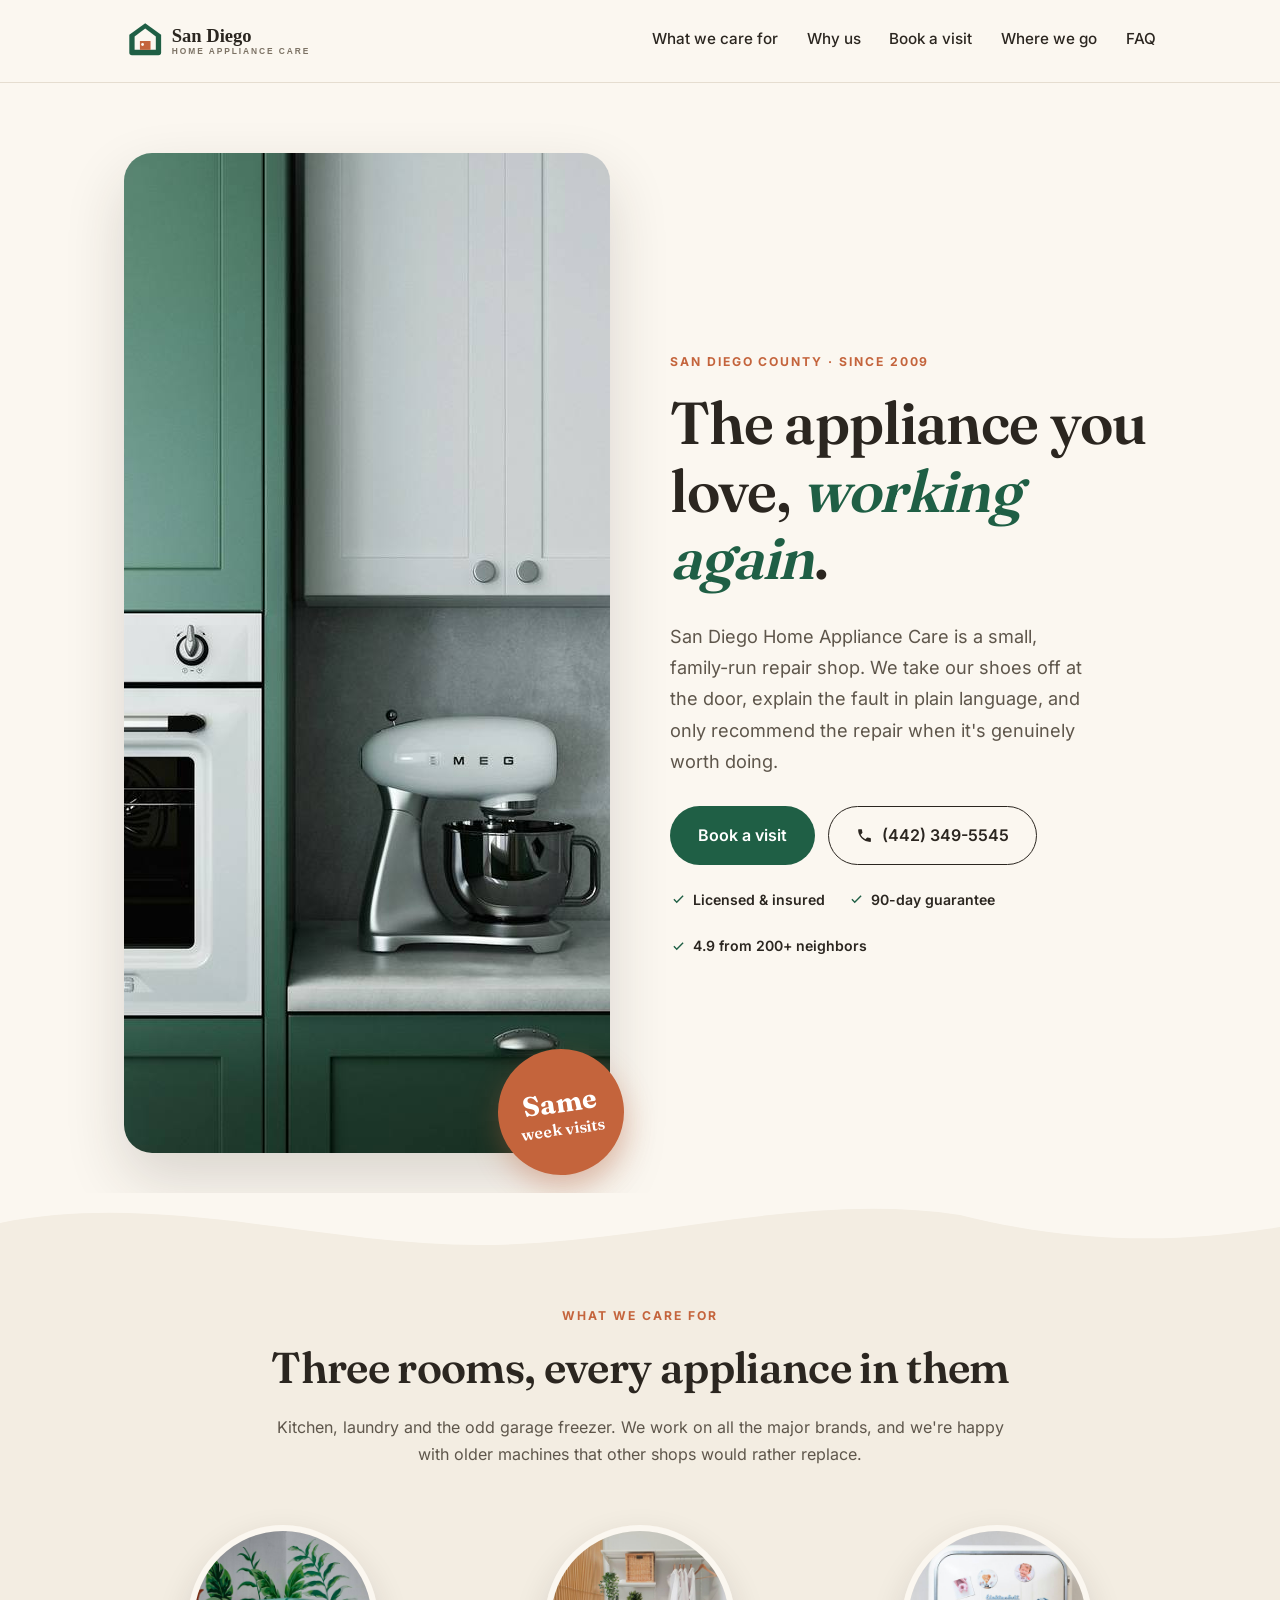
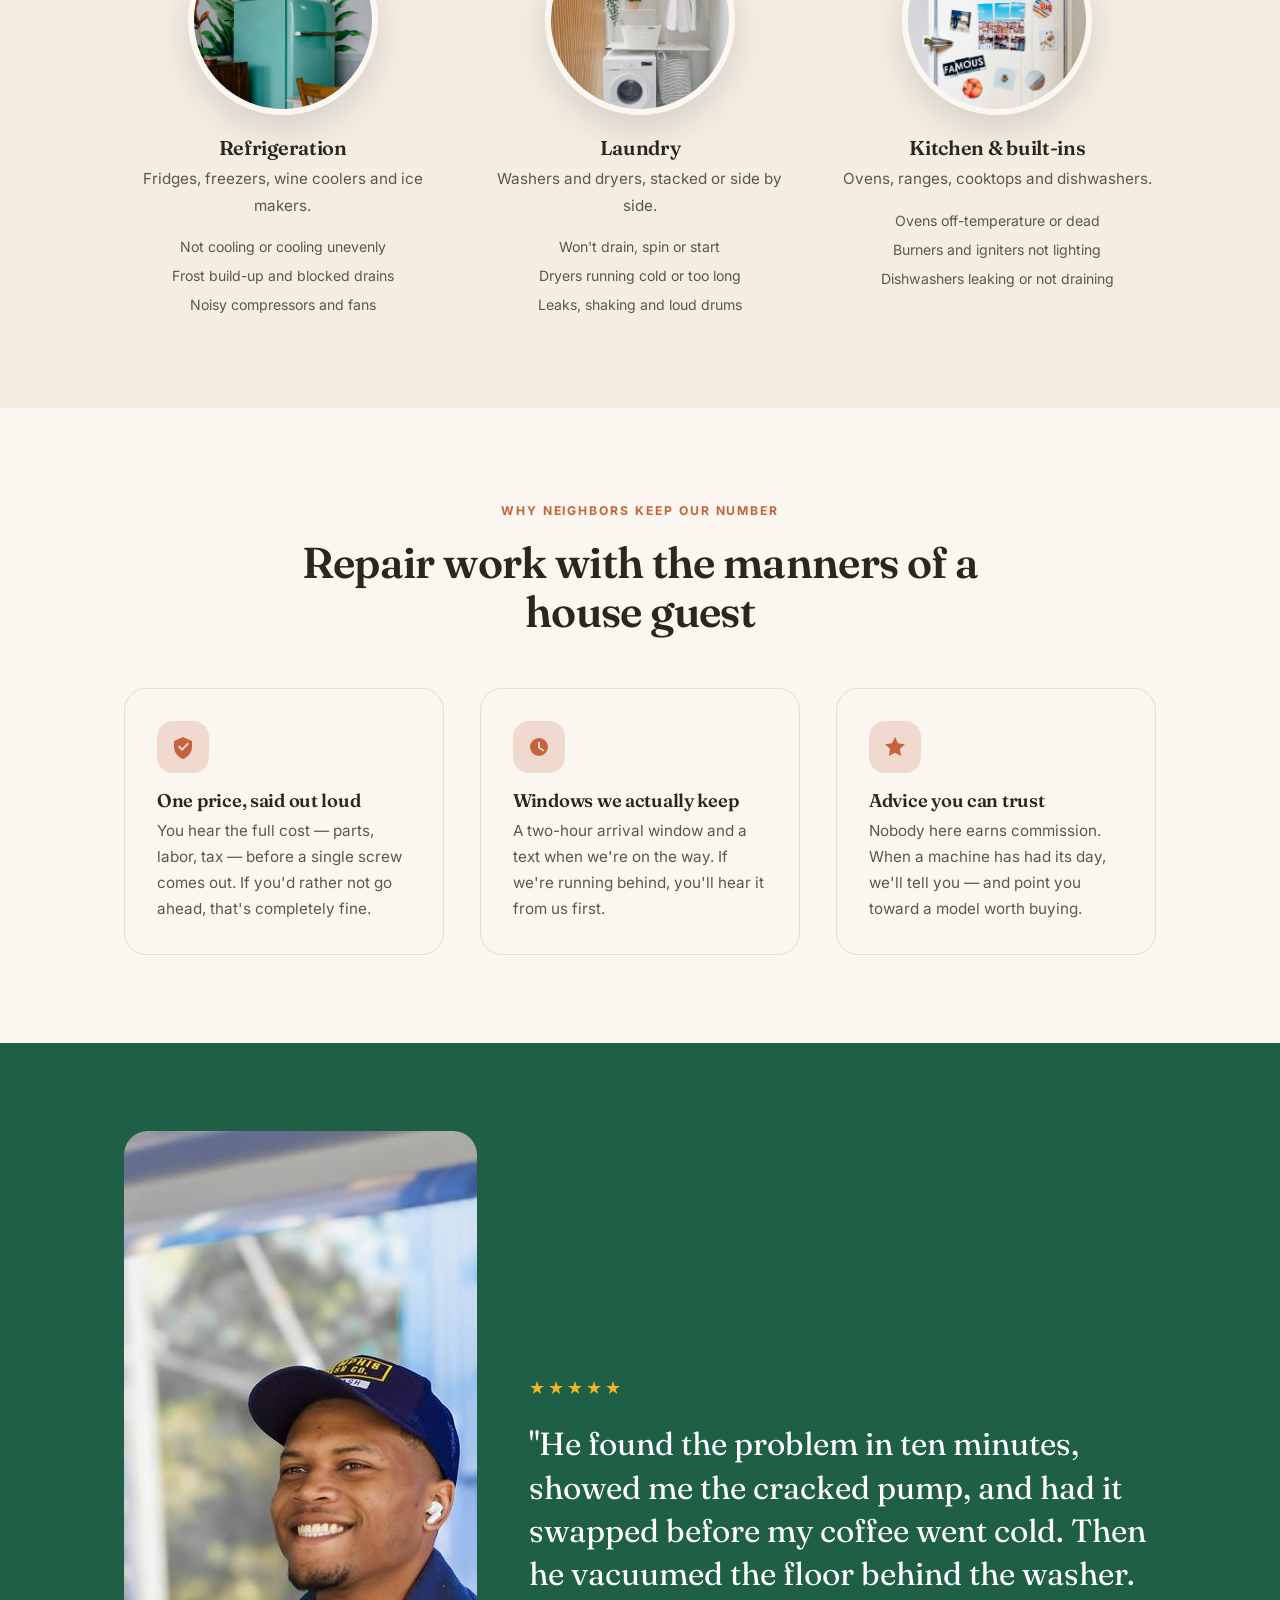
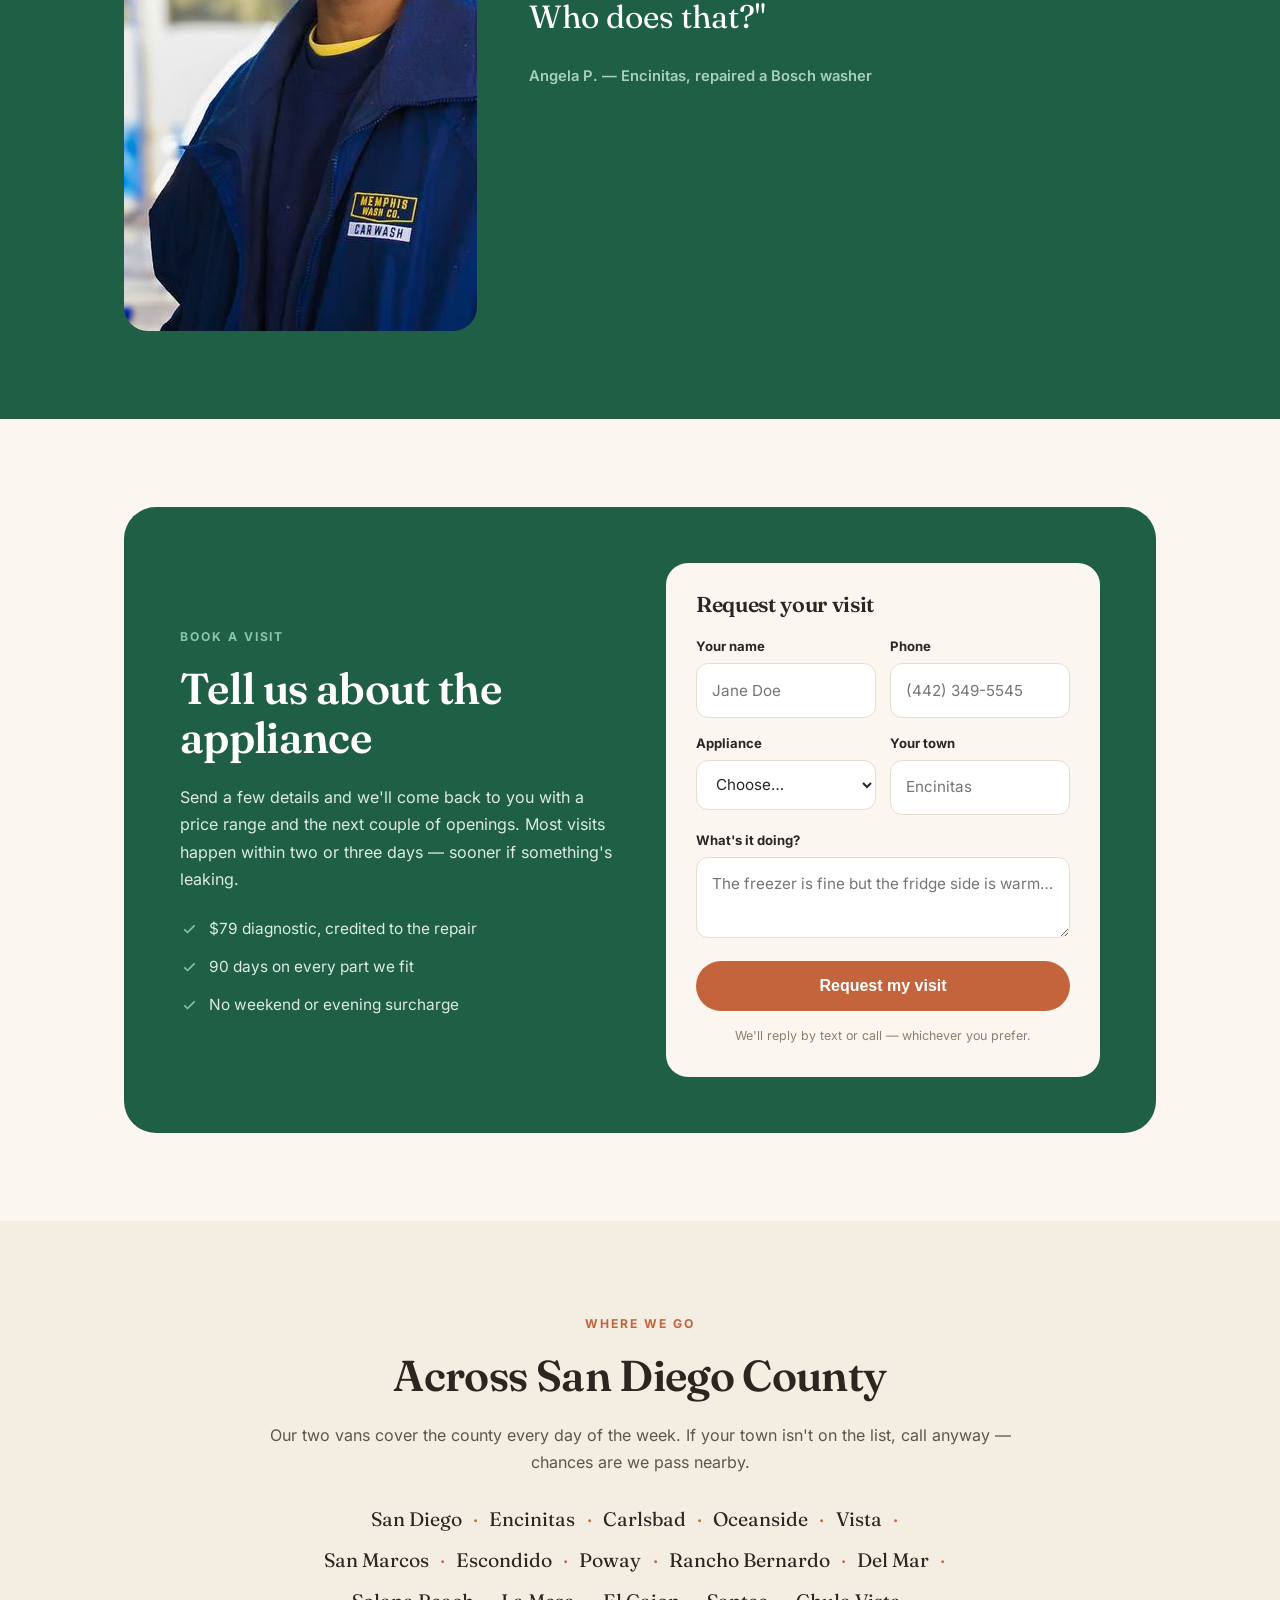
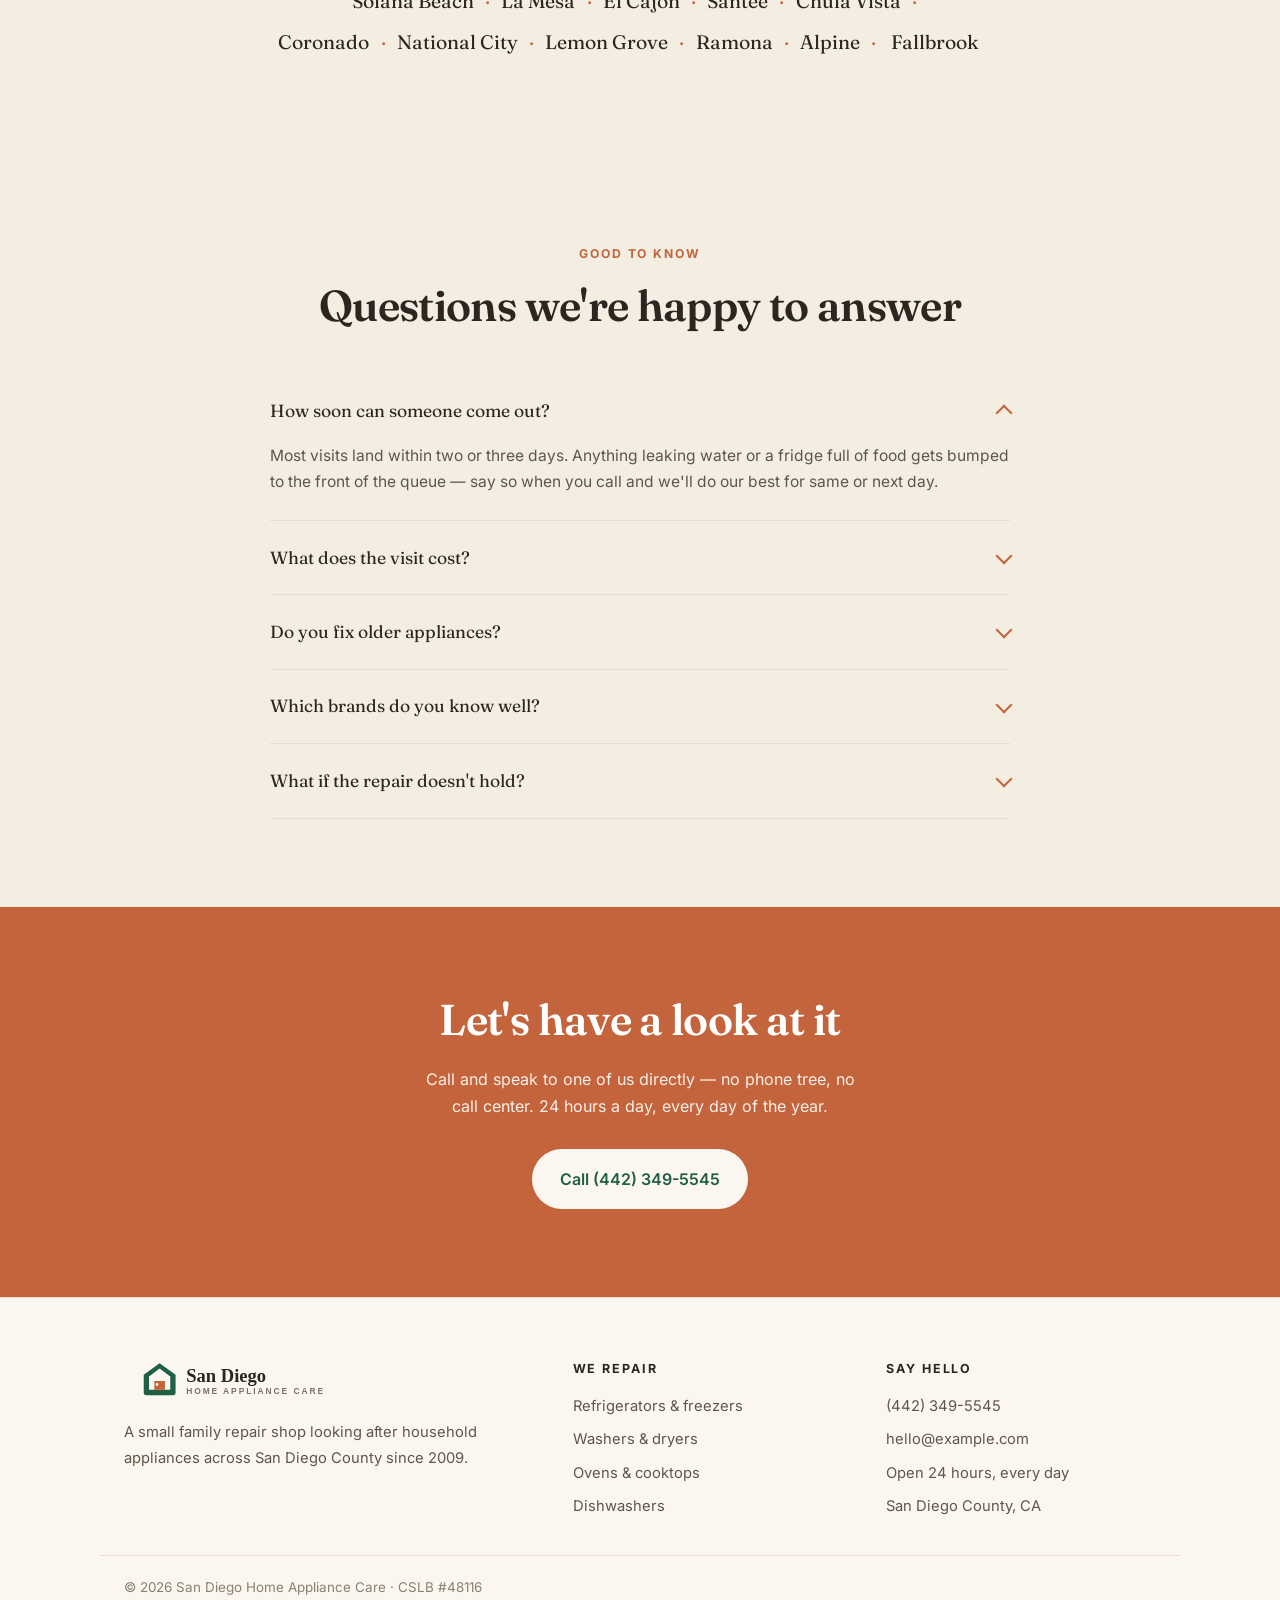
<file: sites/appliance-03-hearth/index.html>
<!DOCTYPE html>
<html lang="en">
<head>
<meta charset="utf-8">
<meta name="viewport" content="width=device-width, initial-scale=1">
<title>Friendly Appliance Repair in San Diego County | San Diego Home Appliance Care</title>
<meta name="description" content="Careful, honest appliance repair for San Diego County homes. Refrigerators, laundry, ovens and dishwashers repaired by technicians who explain what they're doing.">
<link rel="icon" href="assets/favicon.svg" type="image/svg+xml">
<meta property="og:title" content="Friendly Appliance Repair in San Diego County | San Diego Home Appliance Care">
<meta property="og:description" content="Careful, honest appliance repair for San Diego County homes.">
<meta property="og:type" content="website">
<meta property="og:image" content="assets/img/hero.jpg">
<link rel="stylesheet" href="assets/css/style.css">
<script type="application/ld+json">
{
  "@context": "https://schema.org",
  "@type": "HomeAndConstructionBusiness",
  "name": "San Diego Home Appliance Care",
  "telephone": "+1-442-349-5545",
  "priceRange": "$$",
  "areaServed": { "@type": "AdministrativeArea", "name": "San Diego County, California" },
  "address": { "@type": "PostalAddress", "addressRegion": "CA", "addressCountry": "US" },
  "openingHours": "Mo-Su 00:00-23:59"
}
</script>
</head>
<body>

<header class="header">
  <div class="wrap">
    <a class="logo" href="#top"><img src="assets/logo.svg" alt="San Diego Home Appliance Care" width="250" height="52"></a>
    <button class="nav-toggle" aria-expanded="false" aria-controls="nav" aria-label="Menu">
      <svg width="20" height="20" viewBox="0 0 24 24" fill="none" stroke="currentColor" stroke-width="2"><path d="M3 6h18M3 12h18M3 18h18"/></svg>
    </button>
    <nav class="nav" id="nav">
      <a href="#care">What we care for</a>
      <a href="#why">Why us</a>
      <a href="#book">Book a visit</a>
      <a href="#areas">Where we go</a>
      <a href="#faq">FAQ</a>
    </nav>
  </div>
</header>

<main id="top">

<section class="hero">
  <div class="wrap">
    <figure class="hero-figure" style="margin:0">
      <img src="assets/img/hero.jpg" width="1300" height="1000" alt="Kitchen with green cabinets, a built-in wall oven and small appliances" fetchpriority="high">
      <div class="sticker"><b>Same</b>week visits</div>
    </figure>
    <div>
      <p class="tag">San Diego County · Since 2009</p>
      <h1>The appliance you love, <em>working again</em>.</h1>
      <p class="lead">San Diego Home Appliance Care is a small, family-run repair shop. We take our shoes off at the door, explain the fault in plain language, and only recommend the repair when it's genuinely worth doing.</p>
      <div class="hero-actions">
        <a class="btn btn-green" href="#book">Book a visit</a>
        <a class="btn btn-line" href="tel:+14423495545">
          <svg width="17" height="17" viewBox="0 0 24 24" fill="currentColor"><path d="M6.6 10.8a15.1 15.1 0 0 0 6.6 6.6l2.2-2.2a1 1 0 0 1 1-.25 11.4 11.4 0 0 0 3.6.57 1 1 0 0 1 1 1V20a1 1 0 0 1-1 1A17 17 0 0 1 3 4a1 1 0 0 1 1-1h3.5a1 1 0 0 1 1 1c0 1.25.2 2.46.57 3.6a1 1 0 0 1-.25 1l-2.22 2.2Z"/></svg>
          (442) 349-5545
        </a>
      </div>
      <div class="hero-mini">
        <span><svg width="17" height="17" viewBox="0 0 24 24" fill="currentColor"><path d="M9.5 17.2 4.8 12.5l1.4-1.4 3.3 3.3 8.3-8.3 1.4 1.4z"/></svg> Licensed &amp; insured</span>
        <span><svg width="17" height="17" viewBox="0 0 24 24" fill="currentColor"><path d="M9.5 17.2 4.8 12.5l1.4-1.4 3.3 3.3 8.3-8.3 1.4 1.4z"/></svg> 90-day guarantee</span>
        <span><svg width="17" height="17" viewBox="0 0 24 24" fill="currentColor"><path d="M9.5 17.2 4.8 12.5l1.4-1.4 3.3 3.3 8.3-8.3 1.4 1.4z"/></svg> 4.9 from 200+ neighbors</span>
      </div>
    </div>
  </div>
</section>

<svg class="wave" viewBox="0 0 1440 52" preserveAspectRatio="none" aria-hidden="true">
  <path fill="currentColor" d="M0 30c180-32 360 22 540 22s360-54 540-30c120 27 240 30 360 12v18H0Z"/>
</svg>

<section class="warm" id="care" style="padding-top:56px">
  <div class="wrap">
    <div class="center narrow">
      <p class="tag">What we care for</p>
      <h2>Three rooms, every appliance in them</h2>
      <p>Kitchen, laundry and the odd garage freezer. We work on all the major brands, and we're happy with older machines that other shops would rather replace.</p>
    </div>
    <div class="round-grid">
      <article class="round">
        <img src="assets/img/p-retro.jpg" width="800" height="800" alt="Mint green retro-style refrigerator in a bright room" loading="lazy">
        <h3>Refrigeration</h3>
        <p>Fridges, freezers, wine coolers and ice makers.</p>
        <ul>
          <li>Not cooling or cooling unevenly</li>
          <li>Frost build-up and blocked drains</li>
          <li>Noisy compressors and fans</li>
        </ul>
      </article>
      <article class="round">
        <img src="assets/img/p-laundry.jpg" width="800" height="800" alt="Tidy laundry corner with a front-load washing machine" loading="lazy">
        <h3>Laundry</h3>
        <p>Washers and dryers, stacked or side by side.</p>
        <ul>
          <li>Won't drain, spin or start</li>
          <li>Dryers running cold or too long</li>
          <li>Leaks, shaking and loud drums</li>
        </ul>
      </article>
      <article class="round">
        <img src="assets/img/p-magnets.jpg" width="800" height="800" alt="Family refrigerator door covered in photos and magnets" loading="lazy">
        <h3>Kitchen &amp; built-ins</h3>
        <p>Ovens, ranges, cooktops and dishwashers.</p>
        <ul>
          <li>Ovens off-temperature or dead</li>
          <li>Burners and igniters not lighting</li>
          <li>Dishwashers leaking or not draining</li>
        </ul>
      </article>
    </div>
  </div>
</section>

<section id="why">
  <div class="wrap">
    <div class="center narrow">
      <p class="tag">Why neighbors keep our number</p>
      <h2>Repair work with the manners of a house guest</h2>
    </div>
    <div class="values">
      <div class="value">
        <div class="ic"><svg width="24" height="24" viewBox="0 0 24 24" fill="currentColor"><path d="M12 2 3 6v6c0 5.3 3.8 10 9 12 5.2-2 9-6.7 9-12V6Zm-1 14-4-4 1.4-1.4L11 13.2l5.6-5.6L18 9Z"/></svg></div>
        <h3>One price, said out loud</h3>
        <p>You hear the full cost — parts, labor, tax — before a single screw comes out. If you'd rather not go ahead, that's completely fine.</p>
      </div>
      <div class="value">
        <div class="ic"><svg width="24" height="24" viewBox="0 0 24 24" fill="currentColor"><path d="M12 3a9 9 0 1 0 9 9 9 9 0 0 0-9-9Zm1 9.6 4.2 2.5-.8 1.3L11 13V7h2Z"/></svg></div>
        <h3>Windows we actually keep</h3>
        <p>A two-hour arrival window and a text when we're on the way. If we're running behind, you'll hear it from us first.</p>
      </div>
      <div class="value">
        <div class="ic"><svg width="24" height="24" viewBox="0 0 24 24" fill="currentColor"><path d="M12 2 15 8.3l6.9 1-5 4.8 1.2 6.9L12 17.8 5.9 21l1.2-6.9-5-4.8 6.9-1Z"/></svg></div>
        <h3>Advice you can trust</h3>
        <p>Nobody here earns commission. When a machine has had its day, we'll tell you — and point you toward a model worth buying.</p>
      </div>
    </div>
  </div>
</section>

<section class="quote-section">
  <div class="wrap">
    <img src="assets/img/tech.jpg" width="700" height="800" alt="Smiling appliance technician in uniform" loading="lazy">
    <div>
      <div class="q-stars" aria-label="5 out of 5 stars">★★★★★</div>
      <blockquote>"He found the problem in ten minutes, showed me the cracked pump, and had it swapped before my coffee went cold. Then he vacuumed the floor behind the washer. Who does that?"</blockquote>
      <cite>Angela P. — Encinitas, repaired a Bosch washer</cite>
    </div>
  </div>
</section>

<section class="book" id="book">
  <div class="wrap">
    <div class="book-panel">
      <div>
        <p class="tag">Book a visit</p>
        <h2>Tell us about the appliance</h2>
        <p>Send a few details and we'll come back to you with a price range and the next couple of openings. Most visits happen within two or three days — sooner if something's leaking.</p>
        <ul class="book-list">
          <li><svg width="19" height="19" viewBox="0 0 24 24" fill="currentColor"><path d="M9.5 17.2 4.8 12.5l1.4-1.4 3.3 3.3 8.3-8.3 1.4 1.4z"/></svg> $79 diagnostic, credited to the repair</li>
          <li><svg width="19" height="19" viewBox="0 0 24 24" fill="currentColor"><path d="M9.5 17.2 4.8 12.5l1.4-1.4 3.3 3.3 8.3-8.3 1.4 1.4z"/></svg> 90 days on every part we fit</li>
          <li><svg width="19" height="19" viewBox="0 0 24 24" fill="currentColor"><path d="M9.5 17.2 4.8 12.5l1.4-1.4 3.3 3.3 8.3-8.3 1.4 1.4z"/></svg> No weekend or evening surcharge</li>
        </ul>
      </div>

      <form class="form" id="quote-form" novalidate>
        <div class="form-body">
          <h3>Request your visit</h3>
          <div class="row">
            <div class="field">
              <label for="name">Your name</label>
              <input id="name" name="name" type="text" autocomplete="name" data-required placeholder="Jane Doe">
              <span class="err">Please add your name</span>
            </div>
            <div class="field">
              <label for="phone">Phone</label>
              <input id="phone" name="phone" type="tel" autocomplete="tel" data-required placeholder="(442) 349-5545">
              <span class="err">Please add a valid number</span>
            </div>
          </div>
          <div class="row">
            <div class="field">
              <label for="appliance">Appliance</label>
              <select id="appliance" name="appliance" data-required>
                <option value="">Choose…</option>
                <option>Refrigerator or freezer</option>
                <option>Washer</option><option>Dryer</option>
                <option>Oven, range or cooktop</option>
                <option>Dishwasher</option><option>Something else</option>
              </select>
              <span class="err">Please choose one</span>
            </div>
            <div class="field">
              <label for="city">Your town</label>
              <input id="city" name="city" type="text" data-required placeholder="Encinitas">
              <span class="err">Please add your town</span>
            </div>
          </div>
          <div class="field">
            <label for="issue">What's it doing?</label>
            <textarea id="issue" name="issue" placeholder="The freezer is fine but the fridge side is warm…"></textarea>
          </div>
          <div class="hp" aria-hidden="true"><input name="company" type="text" tabindex="-1" autocomplete="off" aria-hidden="true"></div>
          <button class="btn btn-clay btn-block" type="submit">Request my visit</button>
          <p class="mini">We'll reply by text or call — whichever you prefer.</p>
        </div>
        <div class="form-success" tabindex="-1" role="status">
          <h3>Thank you kindly</h3>
          <p>We've got your details and we'll be in touch shortly with a price range and the next open slots.</p>
          <p><a class="btn btn-green" href="tel:+14423495545">Or call (442) 349-5545</a></p>
        </div>
      </form>
    </div>
  </div>
</section>

<section class="areas" id="areas">
  <div class="wrap">
    <p class="tag">Where we go</p>
    <h2>Across San Diego County</h2>
    <p class="narrow">Our two vans cover the county every day of the week. If your town isn't on the list, call anyway — chances are we pass nearby.</p>
    <p class="area-line">
      <span>San Diego</span><span>Encinitas</span><span>Carlsbad</span><span>Oceanside</span><span>Vista</span>
      <span>San Marcos</span><span>Escondido</span><span>Poway</span><span>Rancho Bernardo</span><span>Del Mar</span>
      <span>Solana Beach</span><span>La Mesa</span><span>El Cajon</span><span>Santee</span><span>Chula Vista</span>
      <span>Coronado</span><span>National City</span><span>Lemon Grove</span><span>Ramona</span><span>Alpine</span>
      <span>Fallbrook</span>
    </p>
  </div>
</section>

<section class="warm" id="faq">
  <div class="wrap">
    <div class="center narrow">
      <p class="tag">Good to know</p>
      <h2>Questions we're happy to answer</h2>
    </div>
    <div class="faq-list">
      <details open>
        <summary>How soon can someone come out?</summary>
        <div class="answer">Most visits land within two or three days. Anything leaking water or a fridge full of food gets bumped to the front of the queue — say so when you call and we'll do our best for same or next day.</div>
      </details>
      <details>
        <summary>What does the visit cost?</summary>
        <div class="answer">$79 for the diagnostic call-out, and that amount comes straight off the bill if you go ahead with the repair. The repair itself is quoted as one flat figure before we start, so there's no meter running.</div>
      </details>
      <details>
        <summary>Do you fix older appliances?</summary>
        <div class="answer">Gladly. Older machines are often the easiest to keep going, and parts for the big brands are still widely available. We'll be honest if a repair costs more than the appliance is worth.</div>
      </details>
      <details>
        <summary>Which brands do you know well?</summary>
        <div class="answer">Whirlpool, Maytag, GE, LG, Samsung, Bosch, Miele, KitchenAid, Frigidaire, Kenmore, Sub-Zero and Viking. If yours isn't listed, ask — the fundamentals rarely change.</div>
      </details>
      <details>
        <summary>What if the repair doesn't hold?</summary>
        <div class="answer">Every part we fit is covered for 90 days along with our labor. If the same fault reappears in that time, we come back and put it right, no charge and no argument.</div>
      </details>
    </div>
  </div>
</section>

<section class="closing">
  <div class="wrap">
    <h2>Let's have a look at it</h2>
    <p>Call and speak to one of us directly — no phone tree, no call center. 24 hours a day, every day of the year.</p>
    <a class="btn btn-cream" href="tel:+14423495545">Call (442) 349-5545</a>
  </div>
</section>

</main>

<footer class="footer">
  <div class="wrap">
    <div>
      <img src="assets/logo.svg" alt="San Diego Home Appliance Care" width="250" height="52">
      <p>A small family repair shop looking after household appliances across San Diego County since 2009.</p>
    </div>
    <div>
      <h4>We repair</h4>
      <ul>
        <li><a href="#care">Refrigerators &amp; freezers</a></li>
        <li><a href="#care">Washers &amp; dryers</a></li>
        <li><a href="#care">Ovens &amp; cooktops</a></li>
        <li><a href="#care">Dishwashers</a></li>
      </ul>
    </div>
    <div>
      <h4>Say hello</h4>
      <ul>
        <li><a href="tel:+14423495545">(442) 349-5545</a></li>
        <li><a href="mailto:hello@example.com">hello@example.com</a></li>
        <li>Open 24 hours, every day</li>
        <li>San Diego County, CA</li>
      </ul>
    </div>
  </div>
  <div class="wrap footer-bottom">
    <p style="margin:0">&copy; <span id="year">2026</span> San Diego Home Appliance Care · CSLB #48116</p>
  </div>
</footer>

<div class="mobile-bar">
  <a class="btn btn-line" href="#book">Book a visit</a>
  <a class="btn btn-green" href="tel:+14423495545">Call us</a>
</div>

<script src="assets/js/main.js"></script>
</body>
</html>
</file>
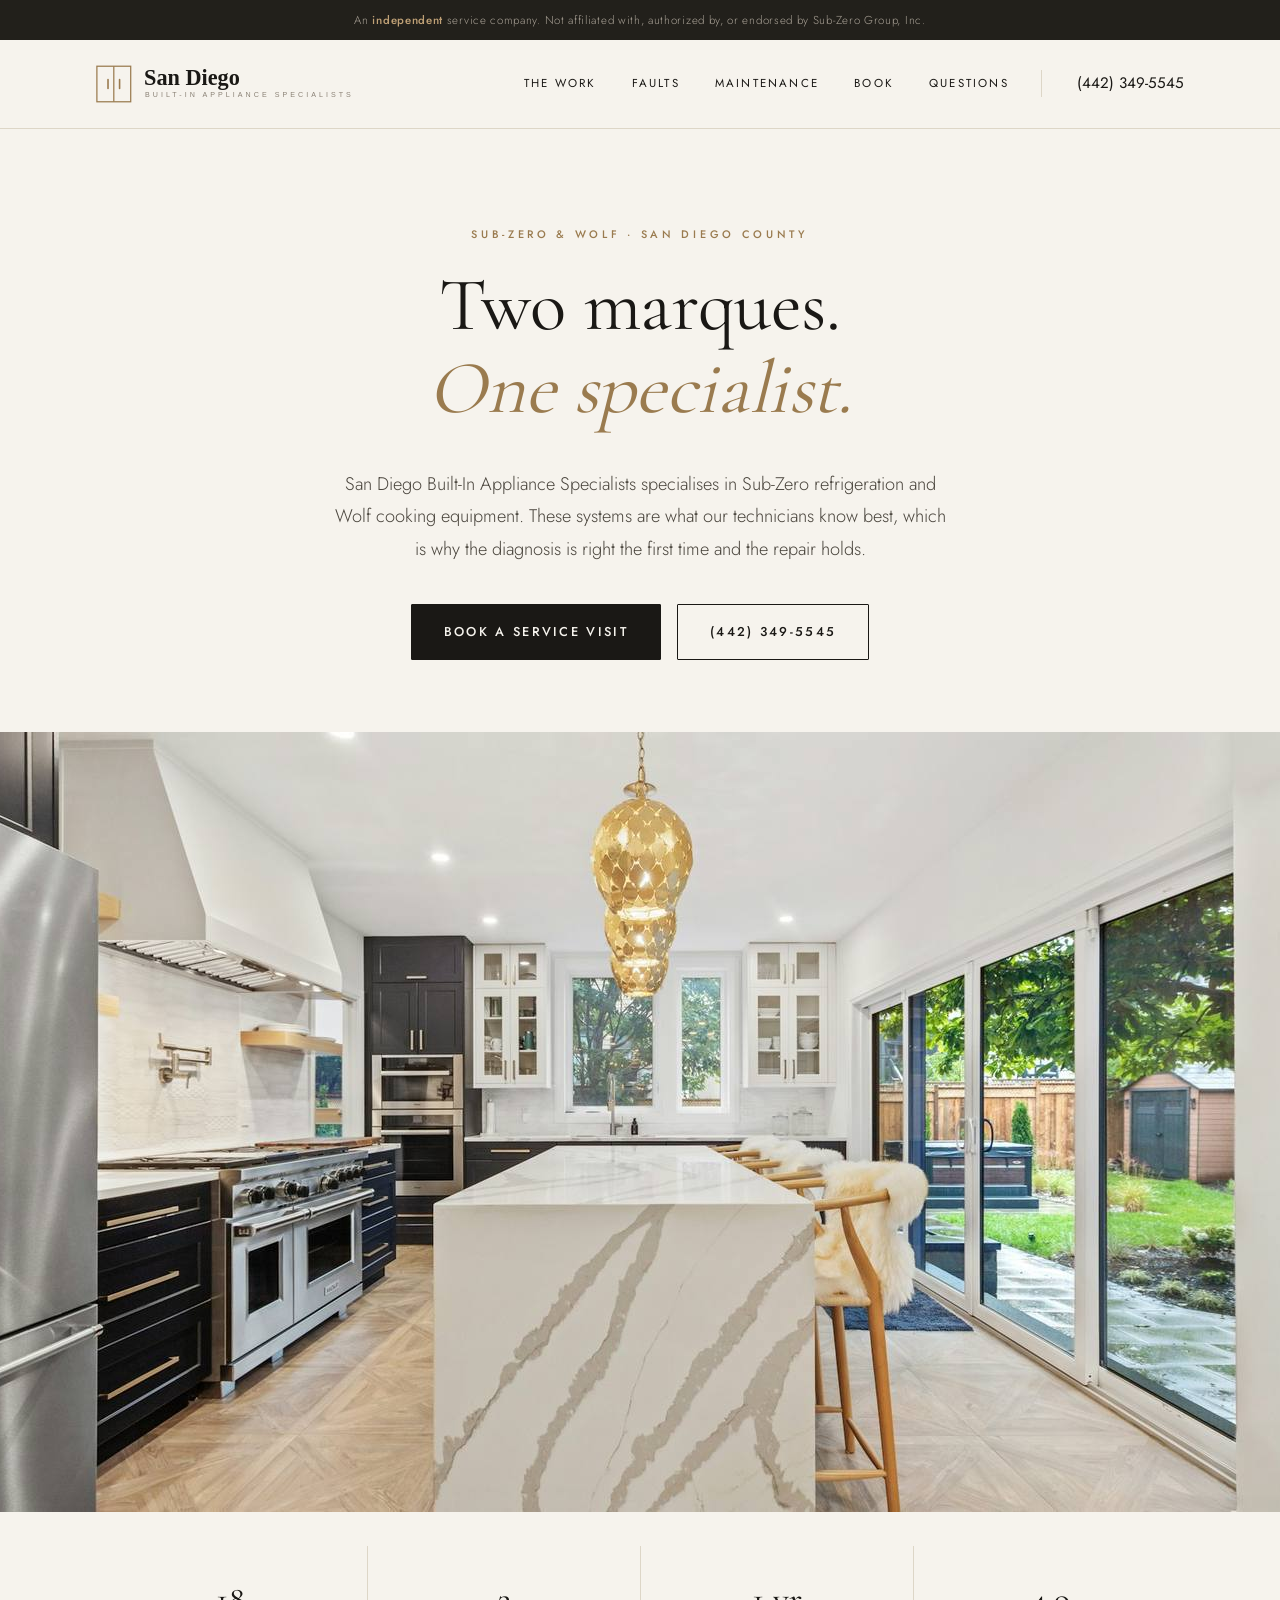
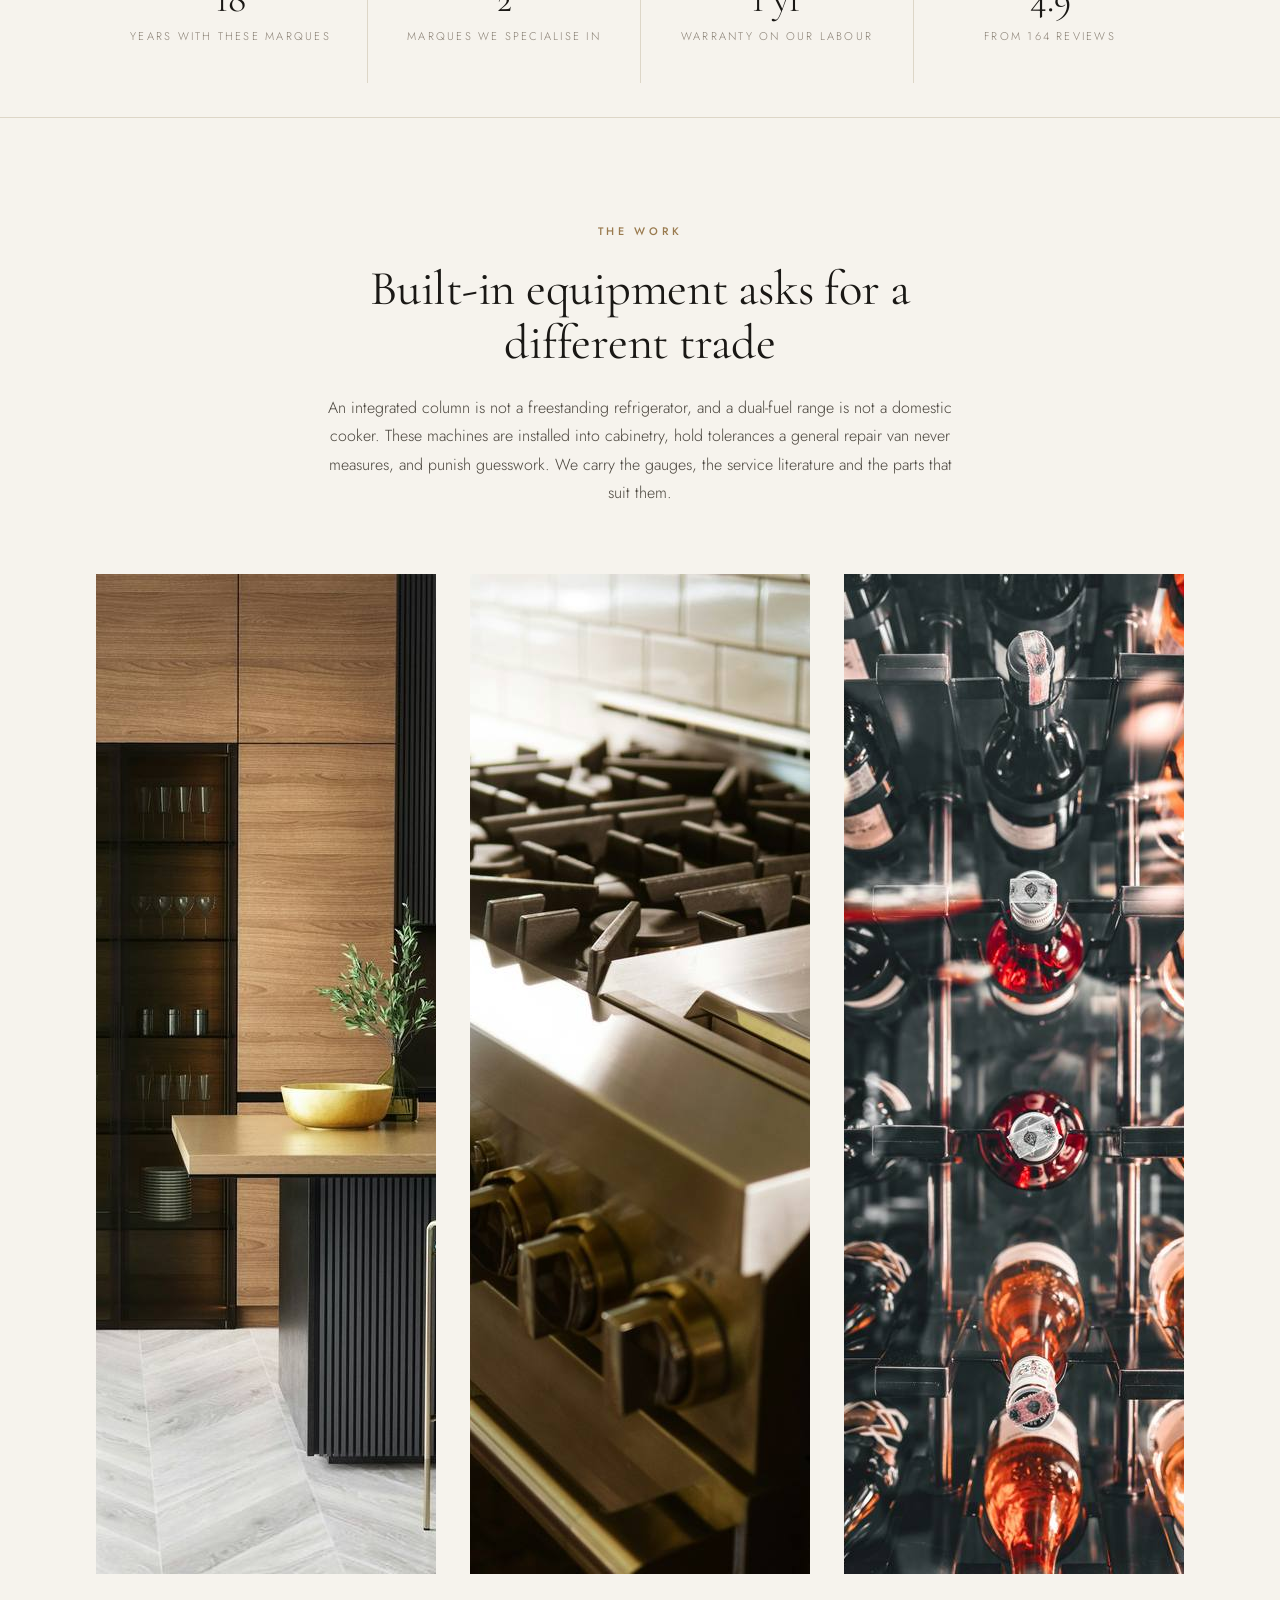
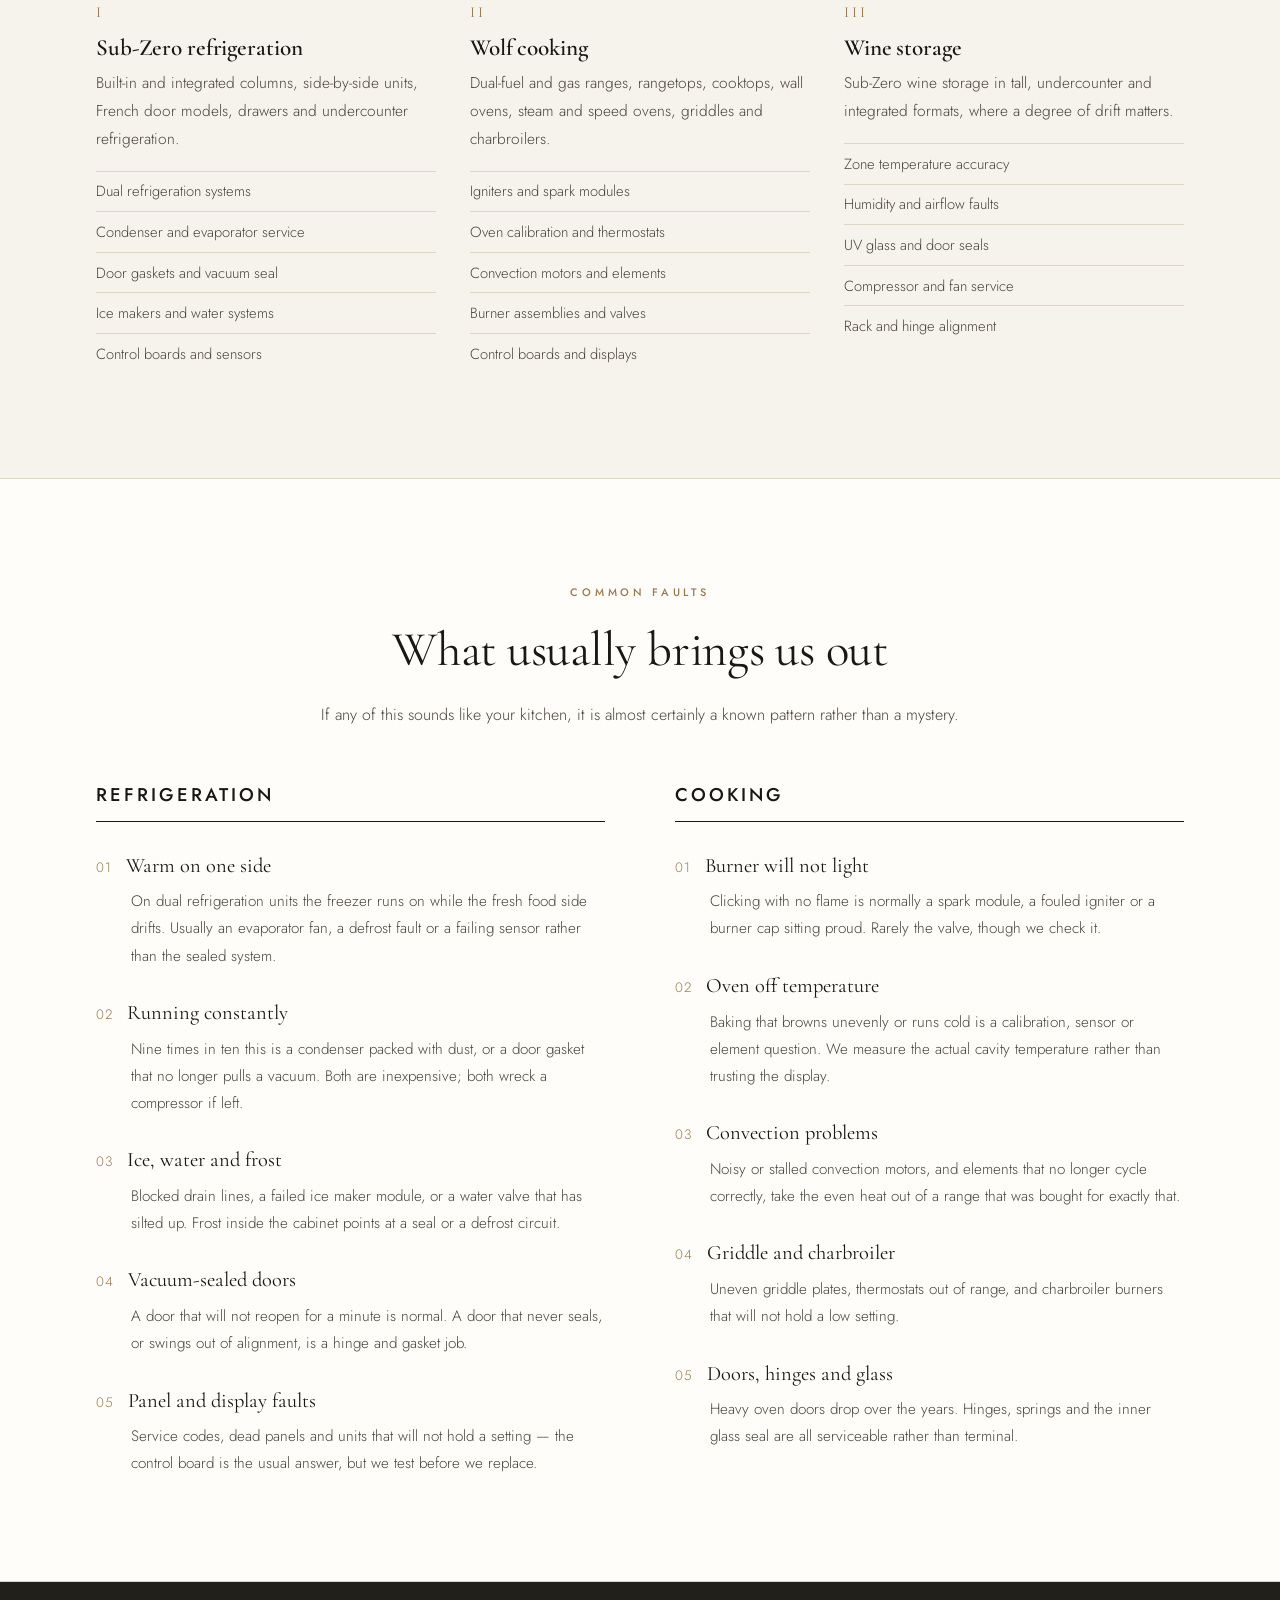
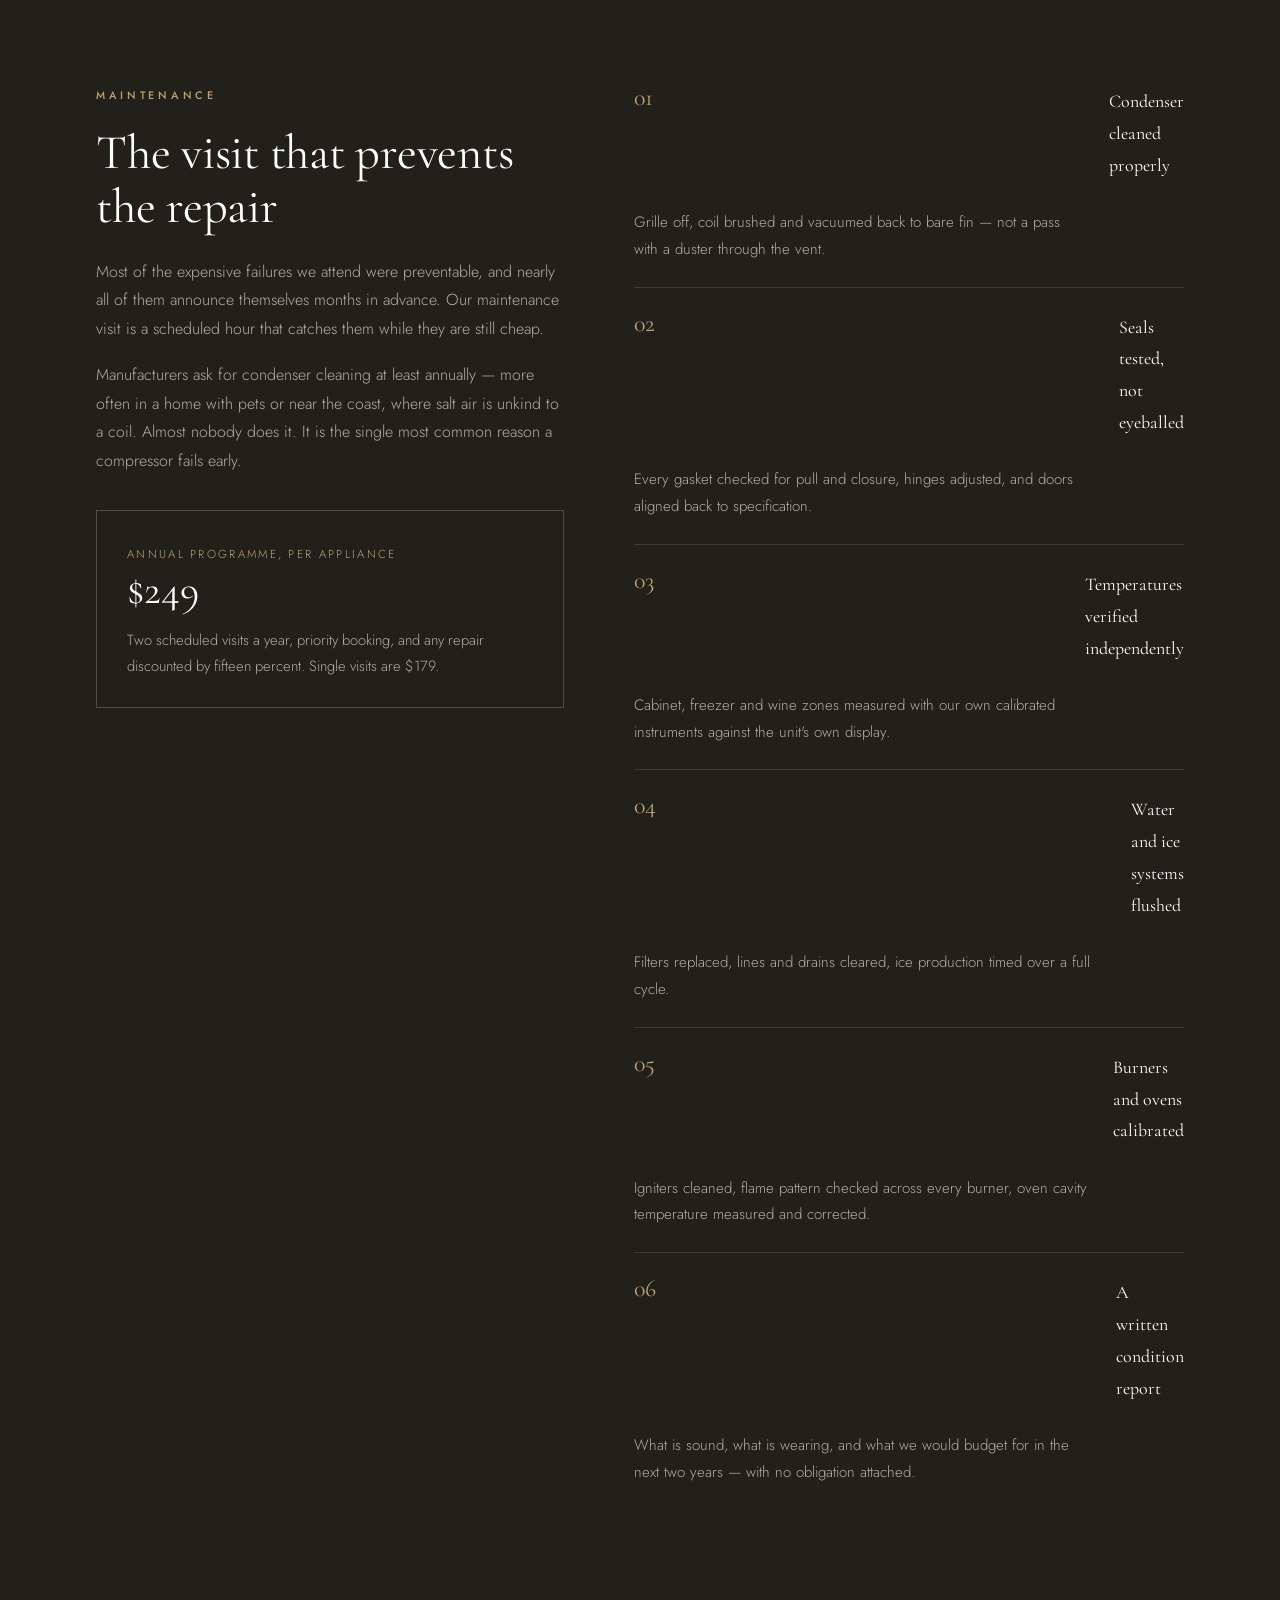
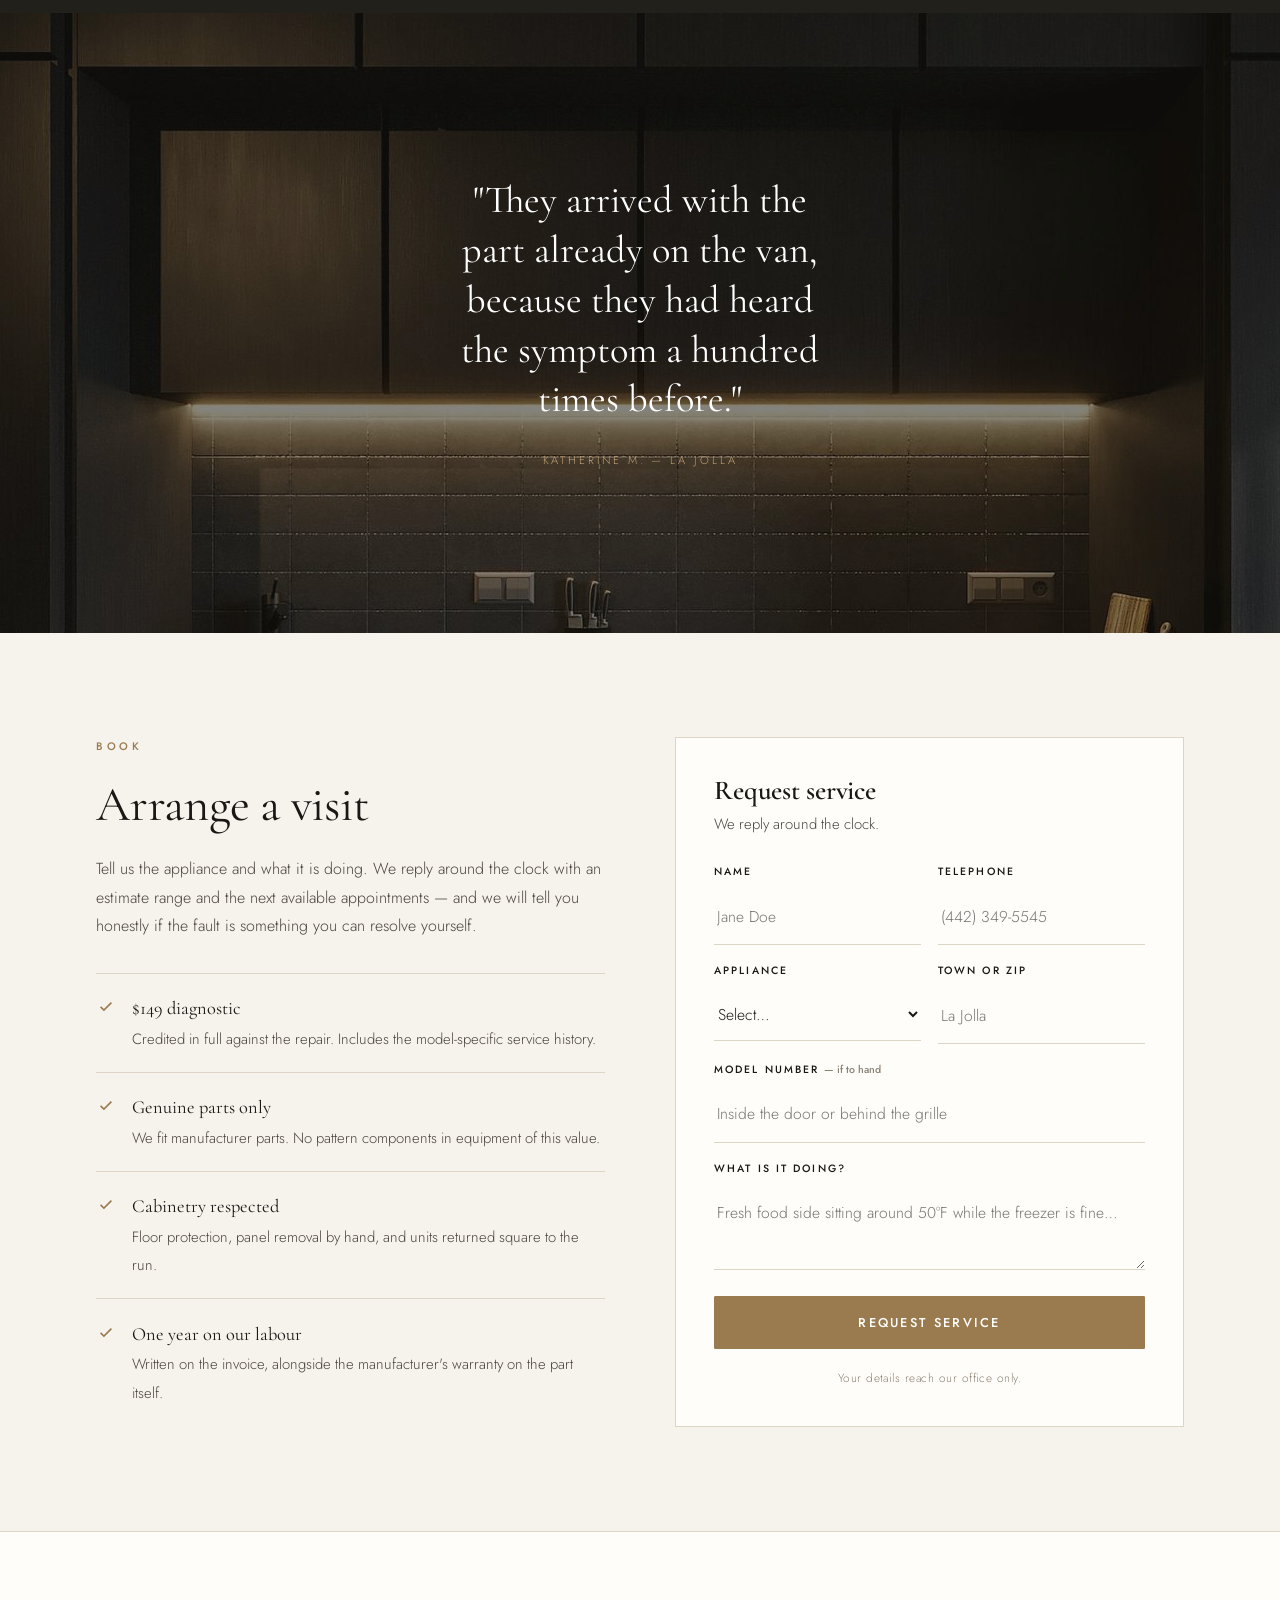
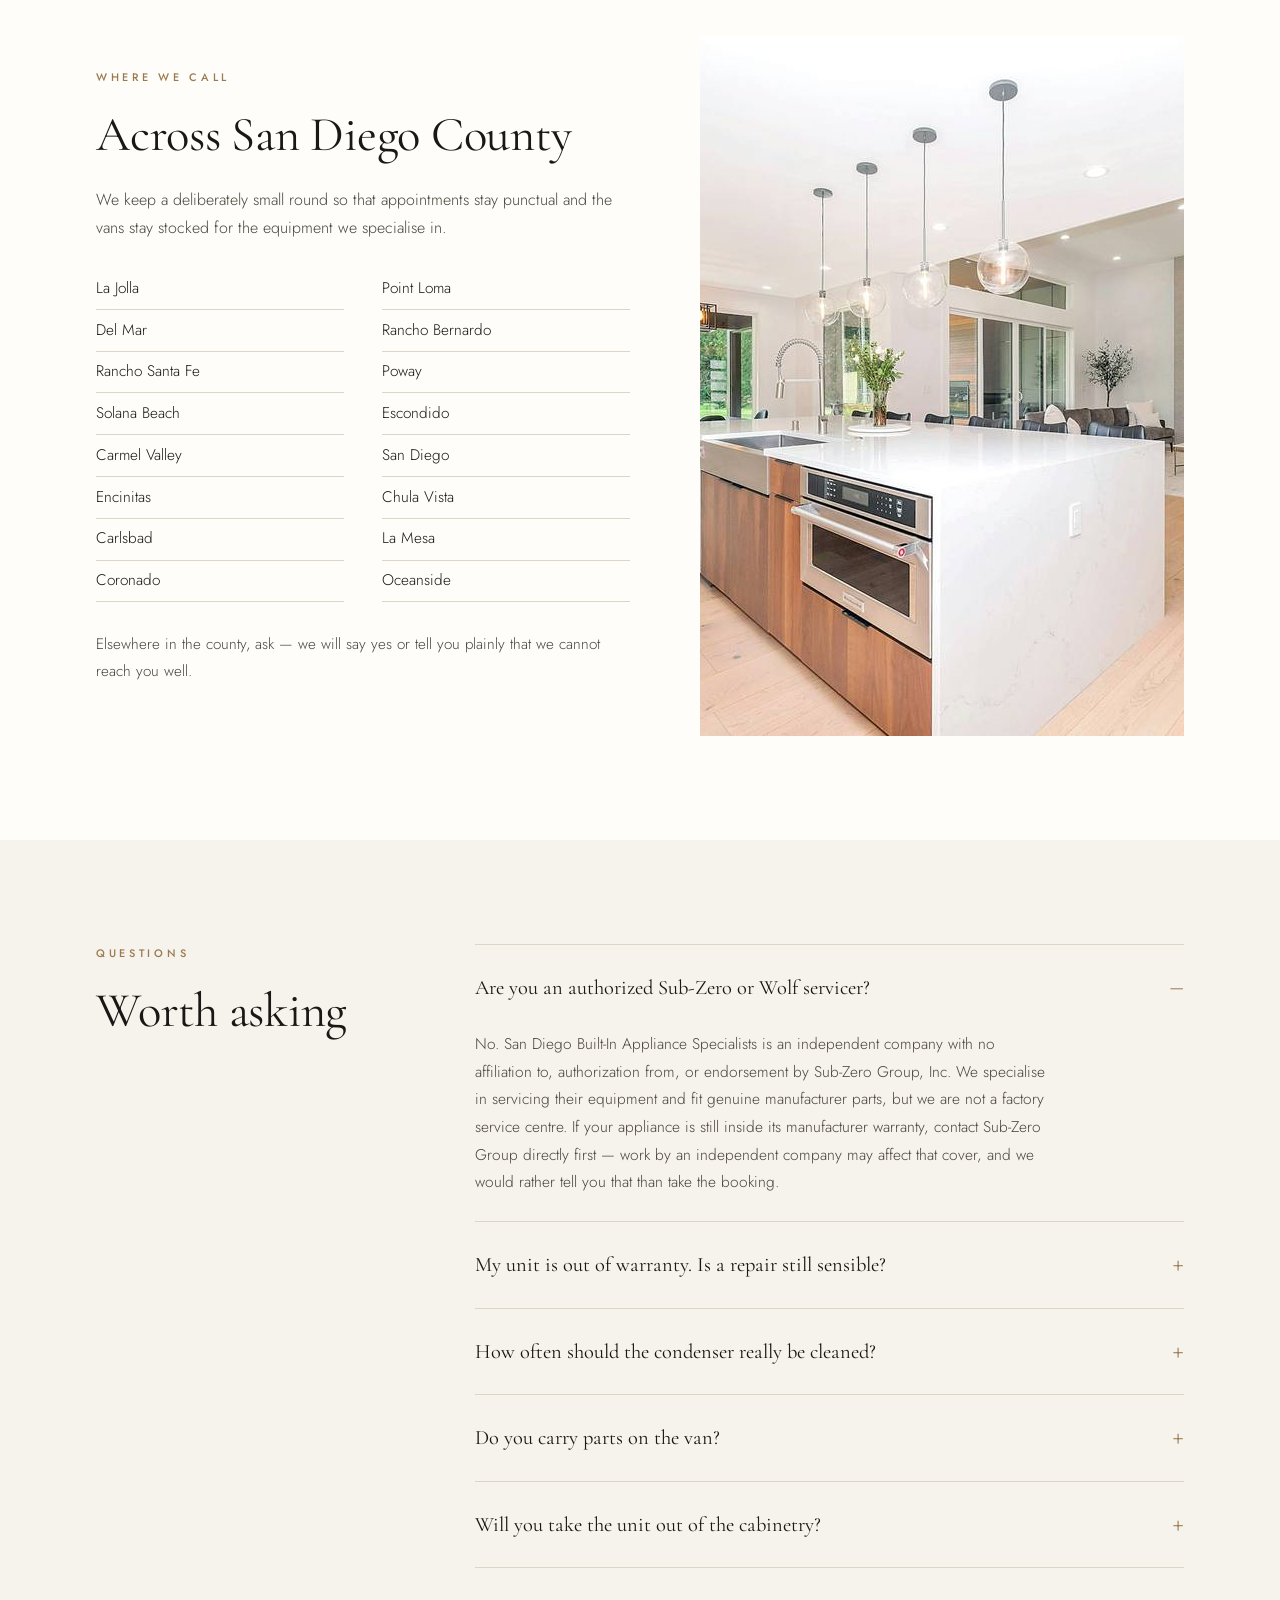
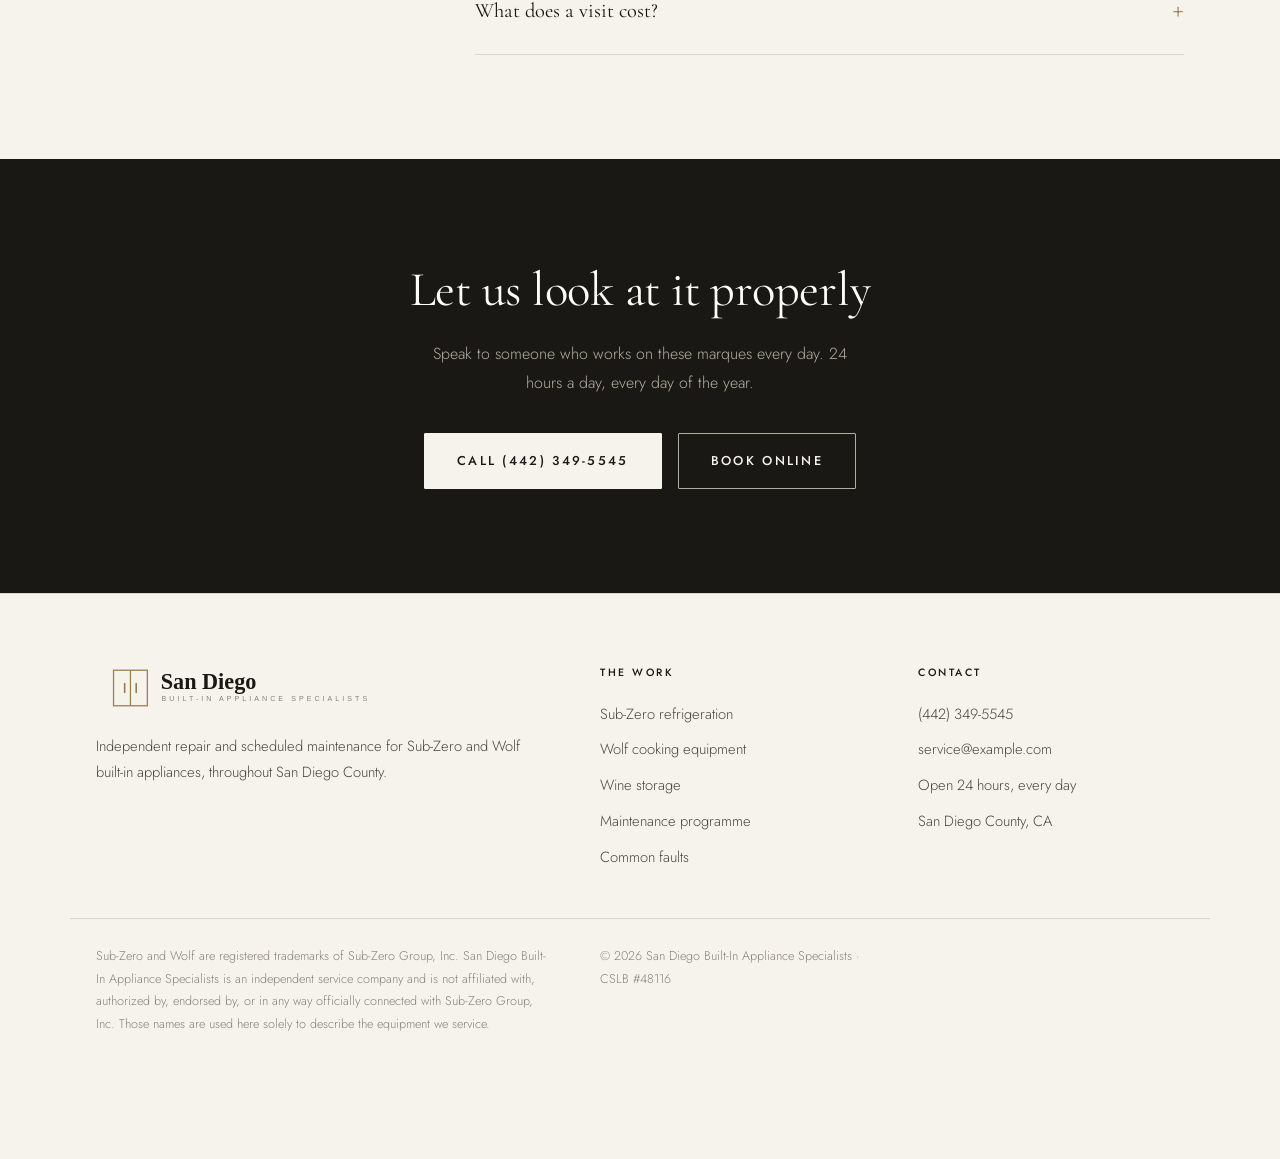
<file: sites/appliance-04-subzero-wolf/index.html>
<!DOCTYPE html>
<html lang="en">
<head>
<meta charset="utf-8">
<meta name="viewport" content="width=device-width, initial-scale=1">
<title>Sub-Zero &amp; Wolf Repair and Maintenance, San Diego County | San Diego Built-In Appliance Specialists</title>
<meta name="description" content="Independent specialists in Sub-Zero and Wolf repair and scheduled maintenance across San Diego County. Built-in refrigeration, professional ranges and wine storage, serviced by technicians who specialise in them.">
<link rel="icon" href="assets/favicon.svg" type="image/svg+xml">
<meta property="og:title" content="Sub-Zero &amp; Wolf Repair and Maintenance, San Diego County | San Diego Built-In Appliance Specialists">
<meta property="og:description" content="Independent specialists in Sub-Zero and Wolf built-in appliance repair and maintenance.">
<meta property="og:type" content="website">
<meta property="og:image" content="assets/img/hero.jpg">
<link rel="stylesheet" href="assets/css/style.css">
<script type="application/ld+json">
{
  "@context": "https://schema.org",
  "@type": "HomeAndConstructionBusiness",
  "name": "San Diego Built-In Appliance Specialists",
  "description": "Independent repair and maintenance specialists for Sub-Zero and Wolf built-in appliances. Not affiliated with, authorized by, or endorsed by Sub-Zero Group, Inc.",
  "telephone": "+1-442-349-5545",
  "priceRange": "$$$",
  "areaServed": { "@type": "AdministrativeArea", "name": "San Diego County, California" },
  "address": { "@type": "PostalAddress", "addressRegion": "CA", "addressCountry": "US" },
  "openingHours": "Mo-Su 00:00-23:59"
}
</script>
</head>
<body>

<div class="notice">
  An <b>independent</b> service company. Not affiliated with, authorized by, or endorsed by Sub-Zero Group, Inc.
</div>

<header class="header">
  <div class="wrap">
    <a class="logo" href="#top"><img src="assets/logo.svg" alt="San Diego Built-In Appliance Specialists" width="300" height="54"></a>
    <button class="nav-toggle" aria-expanded="false" aria-controls="nav" aria-label="Menu">
      <svg width="20" height="20" viewBox="0 0 24 24" fill="none" stroke="currentColor" stroke-width="1.4"><path d="M3 6h18M3 12h18M3 18h18"/></svg>
    </button>
    <nav class="nav" id="nav">
      <a href="#work">The work</a>
      <a href="#faults">Faults</a>
      <a href="#programme">Maintenance</a>
      <a href="#book">Book</a>
      <a href="#faq">Questions</a>
    </nav>
    <a class="tel" href="tel:+14423495545">(442) 349-5545</a>
  </div>
</header>

<main id="top">

<section class="hero">
  <div class="wrap">
    <p class="eyebrow">Sub-Zero &amp; Wolf · San Diego County</p>
    <h1>Two marques. <em>One specialist.</em></h1>
    <p class="lead">San Diego Built-In Appliance Specialists specialises in Sub-Zero refrigeration and Wolf cooking equipment. These systems are what our technicians know best, which is why the diagnosis is right the first time and the repair holds.</p>
    <div class="hero-actions">
      <a class="btn btn-ink" href="#book">Book a service visit</a>
      <a class="btn btn-outline" href="tel:+14423495545">(442) 349-5545</a>
    </div>
  </div>
  <figure class="hero-figure">
    <img src="assets/img/hero.jpg" width="1400" height="780" alt="Luxury kitchen with a professional range beneath a custom hood and a marble island" fetchpriority="high">
  </figure>
</section>

<section class="creds" style="padding:0">
  <div class="wrap">
    <div><b>18</b><span>Years with these marques</span></div>
    <div><b>2</b><span>Marques we specialise in</span></div>
    <div><b>1 yr</b><span>Warranty on our labour</span></div>
    <div><b>4.9</b><span>From 164 reviews</span></div>
  </div>
</section>

<section id="work">
  <div class="wrap">
    <div class="narrow mid center">
      <p class="eyebrow">The work</p>
      <h2>Built-in equipment asks for a different trade</h2>
      <p>An integrated column is not a freestanding refrigerator, and a dual-fuel range is not a domestic cooker. These machines are installed into cabinetry, hold tolerances a general repair van never measures, and punish guesswork. We carry the gauges, the service literature and the parts that suit them.</p>
    </div>

    <div class="pillars">
      <article class="pillar">
        <figure><img src="assets/img/refrigeration.jpg" width="800" height="1000" alt="Tall integrated cabinetry housing built-in refrigeration in a dark kitchen" loading="lazy"></figure>
        <span class="n">I</span>
        <h3>Sub-Zero refrigeration</h3>
        <p>Built-in and integrated columns, side-by-side units, French door models, drawers and undercounter refrigeration.</p>
        <ul>
          <li>Dual refrigeration systems</li>
          <li>Condenser and evaporator service</li>
          <li>Door gaskets and vacuum seal</li>
          <li>Ice makers and water systems</li>
          <li>Control boards and sensors</li>
        </ul>
      </article>

      <article class="pillar">
        <figure><img src="assets/img/cooking.jpg" width="800" height="1000" alt="Professional gas range with cast-iron grates and heavy control knobs" loading="lazy"></figure>
        <span class="n">II</span>
        <h3>Wolf cooking</h3>
        <p>Dual-fuel and gas ranges, rangetops, cooktops, wall ovens, steam and speed ovens, griddles and charbroilers.</p>
        <ul>
          <li>Igniters and spark modules</li>
          <li>Oven calibration and thermostats</li>
          <li>Convection motors and elements</li>
          <li>Burner assemblies and valves</li>
          <li>Control boards and displays</li>
        </ul>
      </article>

      <article class="pillar">
        <figure><img src="assets/img/wine.jpg" width="800" height="1000" alt="Bottles resting on shelves behind the glass door of a wine storage unit" loading="lazy"></figure>
        <span class="n">III</span>
        <h3>Wine storage</h3>
        <p>Sub-Zero wine storage in tall, undercounter and integrated formats, where a degree of drift matters.</p>
        <ul>
          <li>Zone temperature accuracy</li>
          <li>Humidity and airflow faults</li>
          <li>UV glass and door seals</li>
          <li>Compressor and fan service</li>
          <li>Rack and hinge alignment</li>
        </ul>
      </article>
    </div>
  </div>
</section>

<section class="faults" id="faults">
  <div class="wrap">
    <div class="narrow mid center">
      <p class="eyebrow">Common faults</p>
      <h2>What usually brings us out</h2>
      <p>If any of this sounds like your kitchen, it is almost certainly a known pattern rather than a mystery.</p>
    </div>

    <div class="fault-cols">
      <div class="fault-col">
        <h3>Refrigeration</h3>
        <dl>
          <dt><i>01</i> Warm on one side</dt>
          <dd>On dual refrigeration units the freezer runs on while the fresh food side drifts. Usually an evaporator fan, a defrost fault or a failing sensor rather than the sealed system.</dd>
          <dt><i>02</i> Running constantly</dt>
          <dd>Nine times in ten this is a condenser packed with dust, or a door gasket that no longer pulls a vacuum. Both are inexpensive; both wreck a compressor if left.</dd>
          <dt><i>03</i> Ice, water and frost</dt>
          <dd>Blocked drain lines, a failed ice maker module, or a water valve that has silted up. Frost inside the cabinet points at a seal or a defrost circuit.</dd>
          <dt><i>04</i> Vacuum-sealed doors</dt>
          <dd>A door that will not reopen for a minute is normal. A door that never seals, or swings out of alignment, is a hinge and gasket job.</dd>
          <dt><i>05</i> Panel and display faults</dt>
          <dd>Service codes, dead panels and units that will not hold a setting — the control board is the usual answer, but we test before we replace.</dd>
        </dl>
      </div>

      <div class="fault-col">
        <h3>Cooking</h3>
        <dl>
          <dt><i>01</i> Burner will not light</dt>
          <dd>Clicking with no flame is normally a spark module, a fouled igniter or a burner cap sitting proud. Rarely the valve, though we check it.</dd>
          <dt><i>02</i> Oven off temperature</dt>
          <dd>Baking that browns unevenly or runs cold is a calibration, sensor or element question. We measure the actual cavity temperature rather than trusting the display.</dd>
          <dt><i>03</i> Convection problems</dt>
          <dd>Noisy or stalled convection motors, and elements that no longer cycle correctly, take the even heat out of a range that was bought for exactly that.</dd>
          <dt><i>04</i> Griddle and charbroiler</dt>
          <dd>Uneven griddle plates, thermostats out of range, and charbroiler burners that will not hold a low setting.</dd>
          <dt><i>05</i> Doors, hinges and glass</dt>
          <dd>Heavy oven doors drop over the years. Hinges, springs and the inner glass seal are all serviceable rather than terminal.</dd>
        </dl>
      </div>
    </div>
  </div>
</section>

<section class="programme" id="programme">
  <div class="wrap">
    <div>
      <p class="eyebrow">Maintenance</p>
      <h2>The visit that prevents the repair</h2>
      <p>Most of the expensive failures we attend were preventable, and nearly all of them announce themselves months in advance. Our maintenance visit is a scheduled hour that catches them while they are still cheap.</p>
      <p>Manufacturers ask for condenser cleaning at least annually — more often in a home with pets or near the coast, where salt air is unkind to a coil. Almost nobody does it. It is the single most common reason a compressor fails early.</p>

      <div class="plan-price">
        <small>Annual programme, per appliance</small>
        <b>$249</b>
        <p>Two scheduled visits a year, priority booking, and any repair discounted by fifteen percent. Single visits are $179.</p>
      </div>
    </div>

    <ol class="plan-list">
      <li><b>Condenser cleaned properly</b><span>Grille off, coil brushed and vacuumed back to bare fin — not a pass with a duster through the vent.</span></li>
      <li><b>Seals tested, not eyeballed</b><span>Every gasket checked for pull and closure, hinges adjusted, and doors aligned back to specification.</span></li>
      <li><b>Temperatures verified independently</b><span>Cabinet, freezer and wine zones measured with our own calibrated instruments against the unit's own display.</span></li>
      <li><b>Water and ice systems flushed</b><span>Filters replaced, lines and drains cleared, ice production timed over a full cycle.</span></li>
      <li><b>Burners and ovens calibrated</b><span>Igniters cleaned, flame pattern checked across every burner, oven cavity temperature measured and corrected.</span></li>
      <li><b>A written condition report</b><span>What is sound, what is wearing, and what we would budget for in the next two years — with no obligation attached.</span></li>
    </ol>
  </div>
</section>

<div class="band">
  <img src="assets/img/detail.jpg" width="1400" height="620" alt="Detail of a dark luxury kitchen with an integrated cooktop" loading="lazy">
  <blockquote>
    <p>"They arrived with the part already on the van, because they had heard the symptom a hundred times before."</p>
    <cite>Katherine M. — La Jolla</cite>
  </blockquote>
</div>

<section class="booking" id="book">
  <div class="wrap">
    <div>
      <p class="eyebrow">Book</p>
      <h2>Arrange a visit</h2>
      <p>Tell us the appliance and what it is doing. We reply around the clock with an estimate range and the next available appointments — and we will tell you honestly if the fault is something you can resolve yourself.</p>
      <ul class="assure">
        <li>
          <svg width="20" height="20" viewBox="0 0 24 24" fill="currentColor"><path d="M9.5 17.2 4.8 12.5l1.4-1.4 3.3 3.3 8.3-8.3 1.4 1.4z"/></svg>
          <div><b>$149 diagnostic</b><span>Credited in full against the repair. Includes the model-specific service history.</span></div>
        </li>
        <li>
          <svg width="20" height="20" viewBox="0 0 24 24" fill="currentColor"><path d="M9.5 17.2 4.8 12.5l1.4-1.4 3.3 3.3 8.3-8.3 1.4 1.4z"/></svg>
          <div><b>Genuine parts only</b><span>We fit manufacturer parts. No pattern components in equipment of this value.</span></div>
        </li>
        <li>
          <svg width="20" height="20" viewBox="0 0 24 24" fill="currentColor"><path d="M9.5 17.2 4.8 12.5l1.4-1.4 3.3 3.3 8.3-8.3 1.4 1.4z"/></svg>
          <div><b>Cabinetry respected</b><span>Floor protection, panel removal by hand, and units returned square to the run.</span></div>
        </li>
        <li>
          <svg width="20" height="20" viewBox="0 0 24 24" fill="currentColor"><path d="M9.5 17.2 4.8 12.5l1.4-1.4 3.3 3.3 8.3-8.3 1.4 1.4z"/></svg>
          <div><b>One year on our labour</b><span>Written on the invoice, alongside the manufacturer's warranty on the part itself.</span></div>
        </li>
      </ul>
    </div>

    <form class="form" id="quote-form" novalidate>
      <div class="form-body">
        <h3>Request service</h3>
        <p class="sub">We reply around the clock.</p>
        <div class="row">
          <div class="field">
            <label for="name">Name</label>
            <input id="name" name="name" type="text" autocomplete="name" data-required placeholder="Jane Doe">
            <span class="err">Please enter your name</span>
          </div>
          <div class="field">
            <label for="phone">Telephone</label>
            <input id="phone" name="phone" type="tel" autocomplete="tel" data-required placeholder="(442) 349-5545">
            <span class="err">Please enter a valid number</span>
          </div>
        </div>
        <div class="row">
          <div class="field">
            <label for="appliance">Appliance</label>
            <select id="appliance" name="appliance" data-required>
              <option value="">Select…</option>
              <option>Sub-Zero — built-in refrigeration</option>
              <option>Sub-Zero — integrated column</option>
              <option>Sub-Zero — undercounter or drawers</option>
              <option>Sub-Zero — wine storage</option>
              <option>Wolf — range or rangetop</option>
              <option>Wolf — cooktop</option>
              <option>Wolf — wall, steam or speed oven</option>
              <option>Maintenance programme</option>
            </select>
            <span class="err">Please choose an appliance</span>
          </div>
          <div class="field">
            <label for="city">Town or ZIP</label>
            <input id="city" name="city" type="text" data-required placeholder="La Jolla">
            <span class="err">Please enter your town</span>
          </div>
        </div>
        <div class="field">
          <label for="model">Model number <span style="text-transform:none;letter-spacing:0;color:var(--muted)">— if to hand</span></label>
          <input id="model" name="model" type="text" placeholder="Inside the door or behind the grille">
        </div>
        <div class="field">
          <label for="issue">What is it doing?</label>
          <textarea id="issue" name="issue" placeholder="Fresh food side sitting around 50°F while the freezer is fine…"></textarea>
        </div>
        <div class="hp" aria-hidden="true"><input name="company" type="text" tabindex="-1" autocomplete="off" aria-hidden="true"></div>
        <button class="btn btn-brass btn-block" type="submit">Request service</button>
        <p class="mini">Your details reach our office only.</p>
      </div>
      <div class="form-success" tabindex="-1" role="status">
        <h3>Thank you</h3>
        <p>We have your request and will come back to you today with an estimate range and the next available appointments.</p>
        <p><a class="btn btn-ink" href="tel:+14423495545">Call (442) 349-5545</a></p>
      </div>
    </form>
  </div>
</section>

<section class="areas" id="areas">
  <div class="wrap">
    <div>
      <p class="eyebrow">Where we call</p>
      <h2>Across San Diego County</h2>
      <p>We keep a deliberately small round so that appointments stay punctual and the vans stay stocked for the equipment we specialise in.</p>
      <ul class="area-list">
        <li>La Jolla</li><li>Del Mar</li><li>Rancho Santa Fe</li><li>Solana Beach</li>
        <li>Carmel Valley</li><li>Encinitas</li><li>Carlsbad</li><li>Coronado</li>
        <li>Point Loma</li><li>Rancho Bernardo</li><li>Poway</li><li>Escondido</li>
        <li>San Diego</li><li>Chula Vista</li><li>La Mesa</li><li>Oceanside</li>
      </ul>
      <p style="margin-top:1.8rem;font-size:.95rem">Elsewhere in the county, ask — we will say yes or tell you plainly that we cannot reach you well.</p>
    </div>
    <img src="assets/img/kitchen.jpg" width="1000" height="700" alt="Open-plan luxury kitchen with built-in appliances and an island" loading="lazy">
  </div>
</section>

<section class="faq" id="faq">
  <div class="wrap">
    <div>
      <p class="eyebrow">Questions</p>
      <h2>Worth asking</h2>
    </div>
    <div>
      <details open>
        <summary>Are you an authorized Sub-Zero or Wolf servicer?</summary>
        <div class="answer">No. San Diego Built-In Appliance Specialists is an independent company with no affiliation to, authorization from, or endorsement by Sub-Zero Group, Inc. We specialise in servicing their equipment and fit genuine manufacturer parts, but we are not a factory service centre. If your appliance is still inside its manufacturer warranty, contact Sub-Zero Group directly first — work by an independent company may affect that cover, and we would rather tell you that than take the booking.</div>
      </details>
      <details>
        <summary>My unit is out of warranty. Is a repair still sensible?</summary>
        <div class="answer">Usually, and by a wide margin. These appliances are built for twenty years or more, and the parts that fail — condensers, gaskets, igniters, control boards, fans — are all serviceable. A repair that runs a few hundred dollars against a replacement that runs many thousands, plus cabinetry work to fit a new unit into an existing opening, is rarely a close call.</div>
      </details>
      <details>
        <summary>How often should the condenser really be cleaned?</summary>
        <div class="answer">At least once a year, and every six months if you have pets, live near the coast, or the unit sits in a busy kitchen. A blocked condenser makes the compressor work harder and hotter for years before it fails, and by then the repair is an order of magnitude more expensive than the cleaning would have been.</div>
      </details>
      <details>
        <summary>Do you carry parts on the van?</summary>
        <div class="answer">For the common failures on both marques, yes — gaskets, igniters, spark modules, fans, sensors, filters and the control boards that fail most often. Because these marques are our focus, our stock goes deep rather than wide. Anything rarer is typically here within two to four working days.</div>
      </details>
      <details>
        <summary>Will you take the unit out of the cabinetry?</summary>
        <div class="answer">Only when the work genuinely requires it, and with the care that installation deserves. Floors are protected, custom panels come off by hand, and the appliance goes back square to the run with the doors realigned. Most repairs are completed in place.</div>
      </details>
      <details>
        <summary>What does a visit cost?</summary>
        <div class="answer">$149 for the diagnostic, credited in full against the repair if you go ahead. After diagnosis you receive one flat price for parts and labour before any work begins. The annual maintenance programme is $249 per appliance for two visits, or $179 for a single visit.</div>
      </details>
    </div>
  </div>
</section>

<section class="closing">
  <div class="wrap">
    <h2>Let us look at it properly</h2>
    <p>Speak to someone who works on these marques every day. 24 hours a day, every day of the year.</p>
    <div class="closing-actions">
      <a class="btn btn-bone" href="tel:+14423495545">Call (442) 349-5545</a>
      <a class="btn btn-outline" style="border-color:#B5ADA0;color:#F6F3ED" href="#book">Book online</a>
    </div>
  </div>
</section>

</main>

<footer class="footer">
  <div class="wrap">
    <div>
      <img src="assets/logo.svg" alt="San Diego Built-In Appliance Specialists" width="300" height="54">
      <p>Independent repair and scheduled maintenance for Sub-Zero and Wolf built-in appliances, throughout San Diego County.</p>
    </div>
    <div>
      <h4>The work</h4>
      <ul>
        <li><a href="#work">Sub-Zero refrigeration</a></li>
        <li><a href="#work">Wolf cooking equipment</a></li>
        <li><a href="#work">Wine storage</a></li>
        <li><a href="#programme">Maintenance programme</a></li>
        <li><a href="#faults">Common faults</a></li>
      </ul>
    </div>
    <div>
      <h4>Contact</h4>
      <ul>
        <li><a href="tel:+14423495545">(442) 349-5545</a></li>
        <li><a href="mailto:service@example.com">service@example.com</a></li>
        <li>Open 24 hours, every day</li>
        <li>San Diego County, CA</li>
      </ul>
    </div>
  </div>
  <div class="wrap footer-bottom">
    <p class="disclaimer">Sub-Zero and Wolf are registered trademarks of Sub-Zero Group, Inc. San Diego Built-In Appliance Specialists is an independent service company and is not affiliated with, authorized by, endorsed by, or in any way officially connected with Sub-Zero Group, Inc. Those names are used here solely to describe the equipment we service.</p>
    <p>&copy; <span id="year">2026</span> San Diego Built-In Appliance Specialists · CSLB #48116</p>
  </div>
</footer>

<div class="mobile-bar">
  <a class="btn btn-outline" href="#book">Book</a>
  <a class="btn btn-ink" href="tel:+14423495545">Call</a>
</div>

<script src="assets/js/main.js"></script>
</body>
</html>
</file>
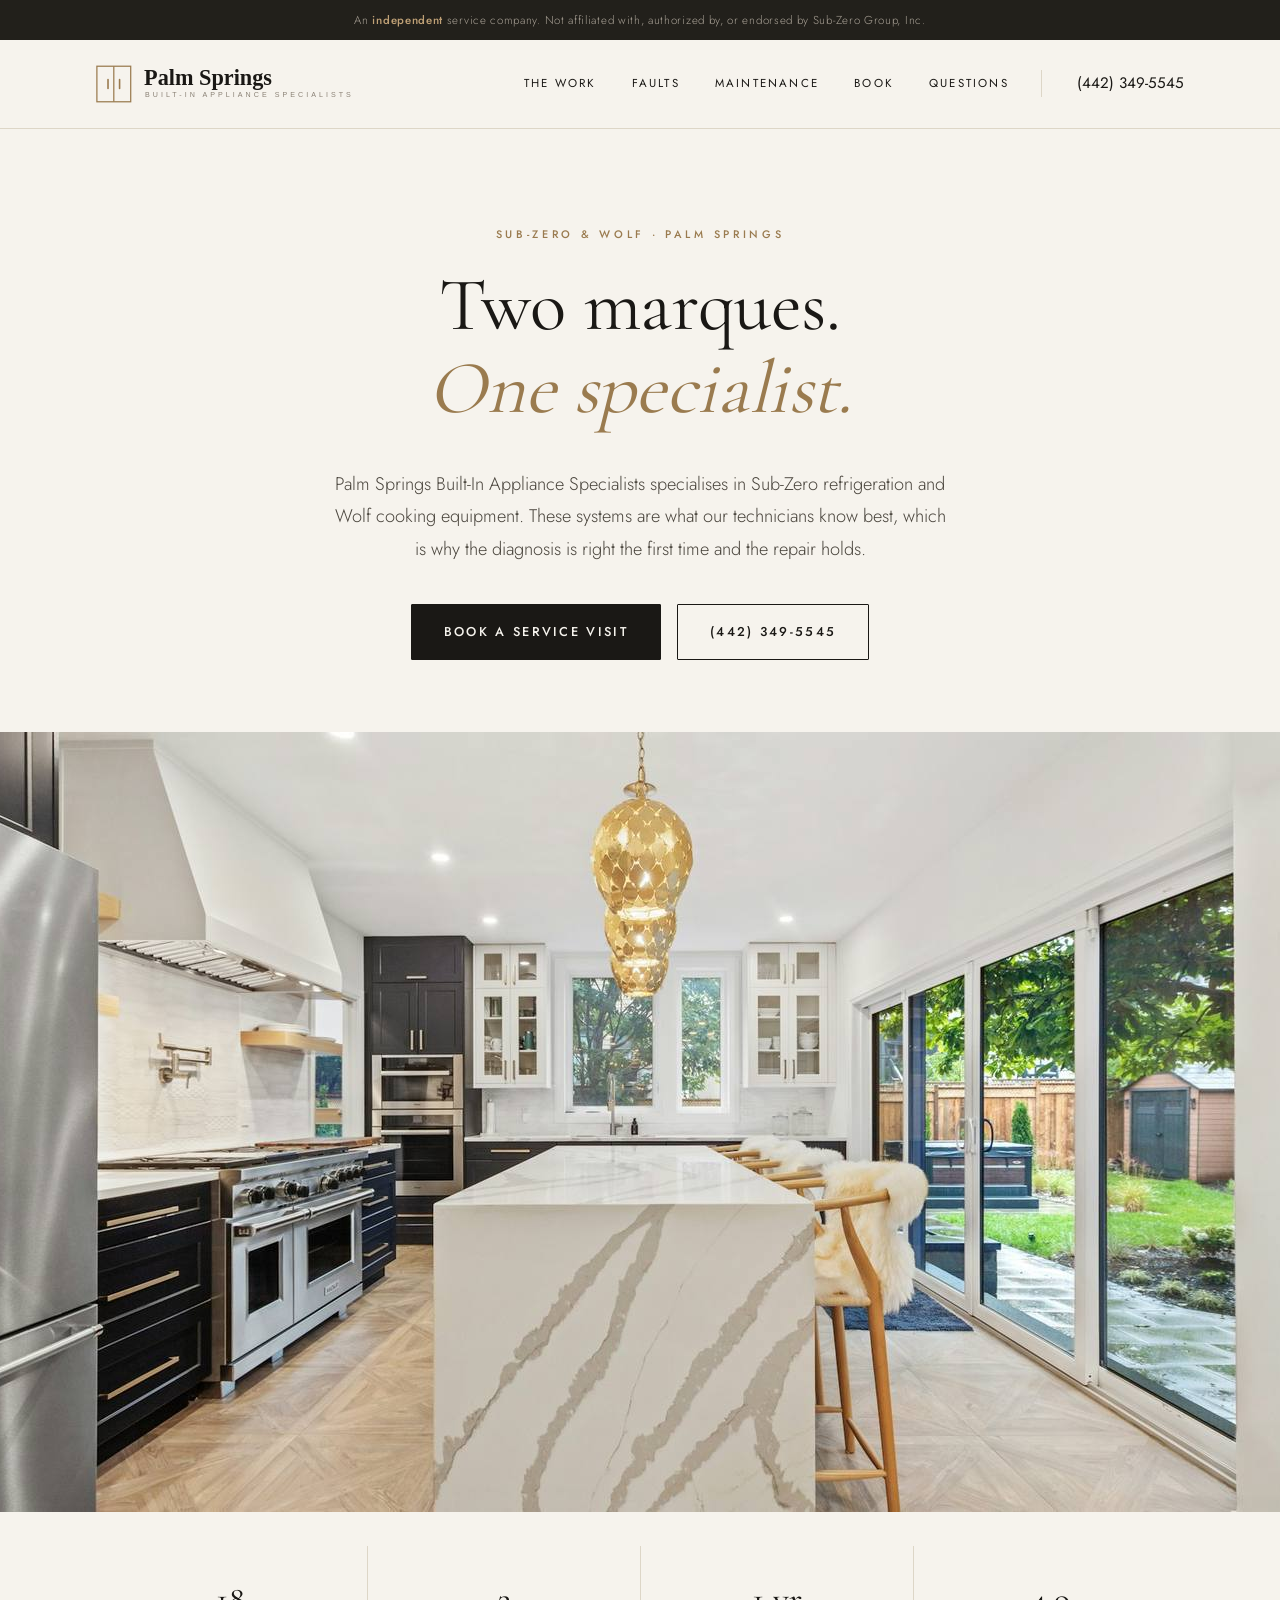
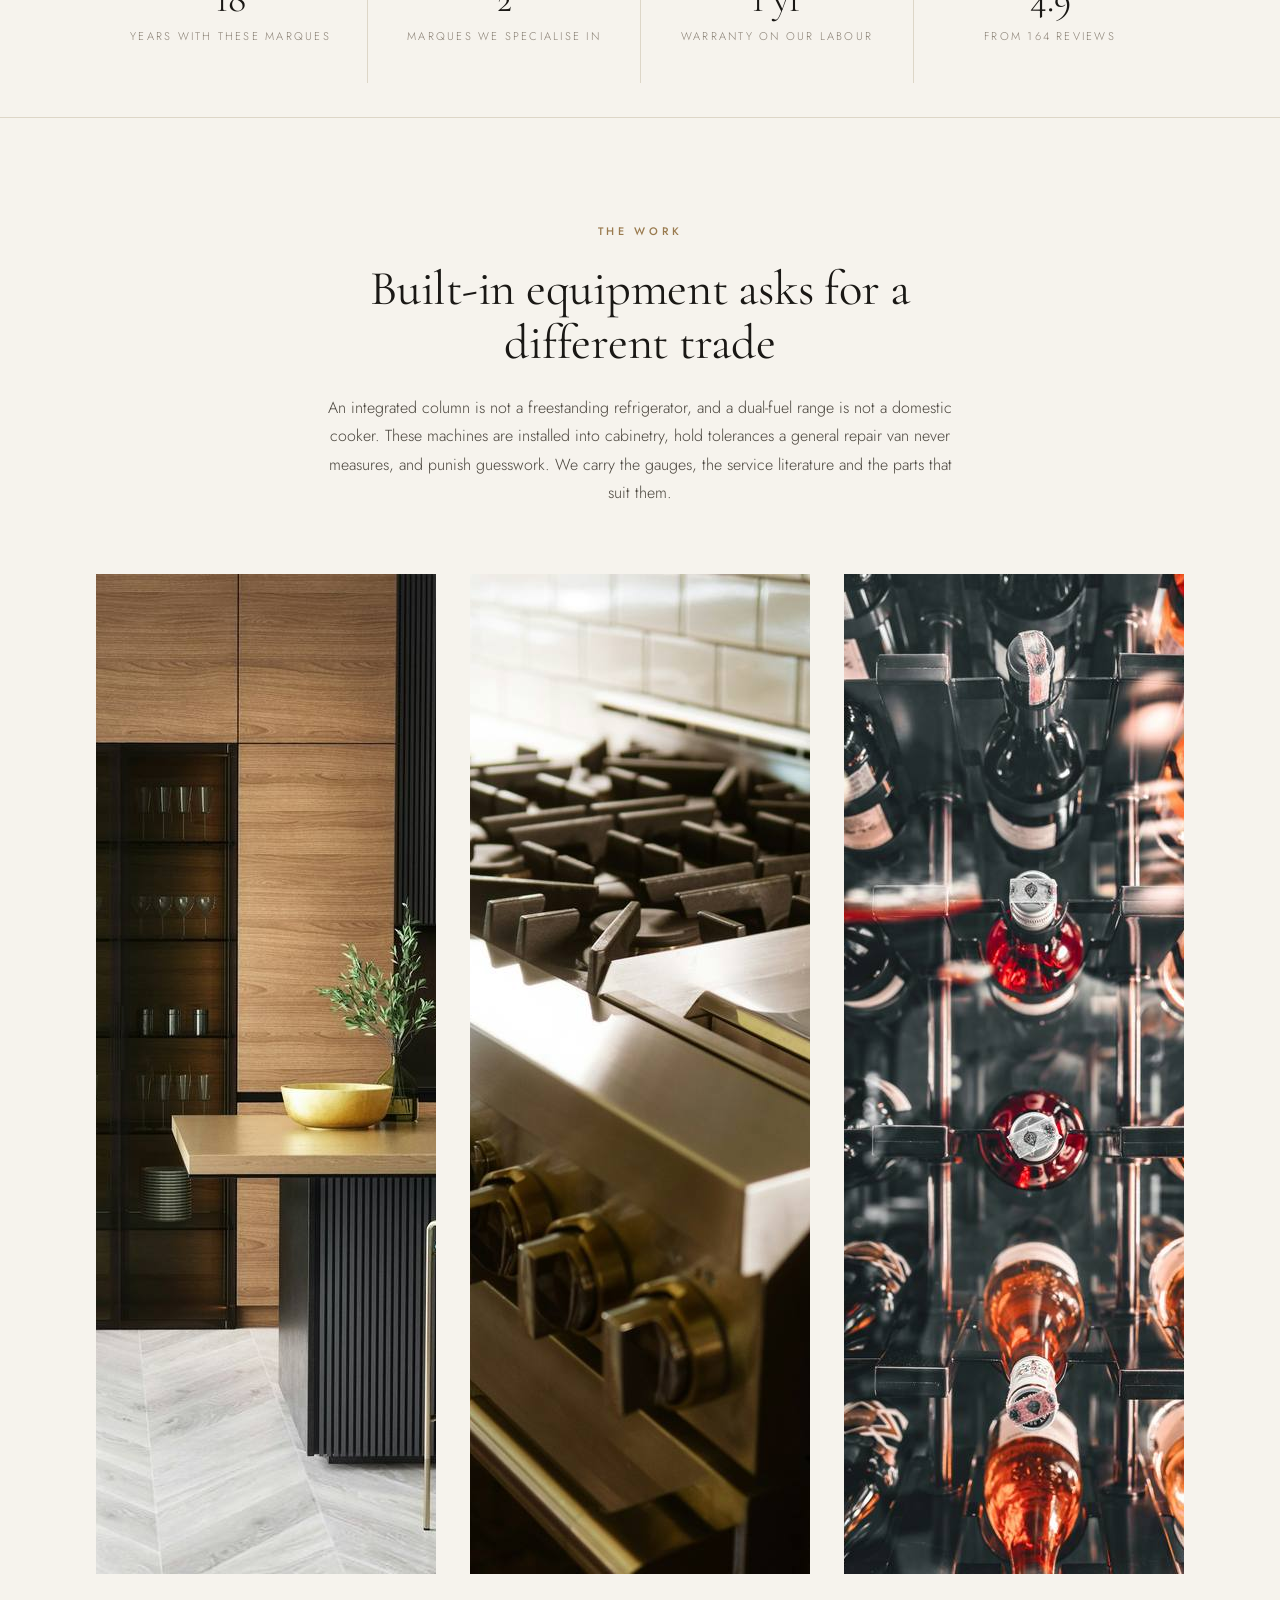
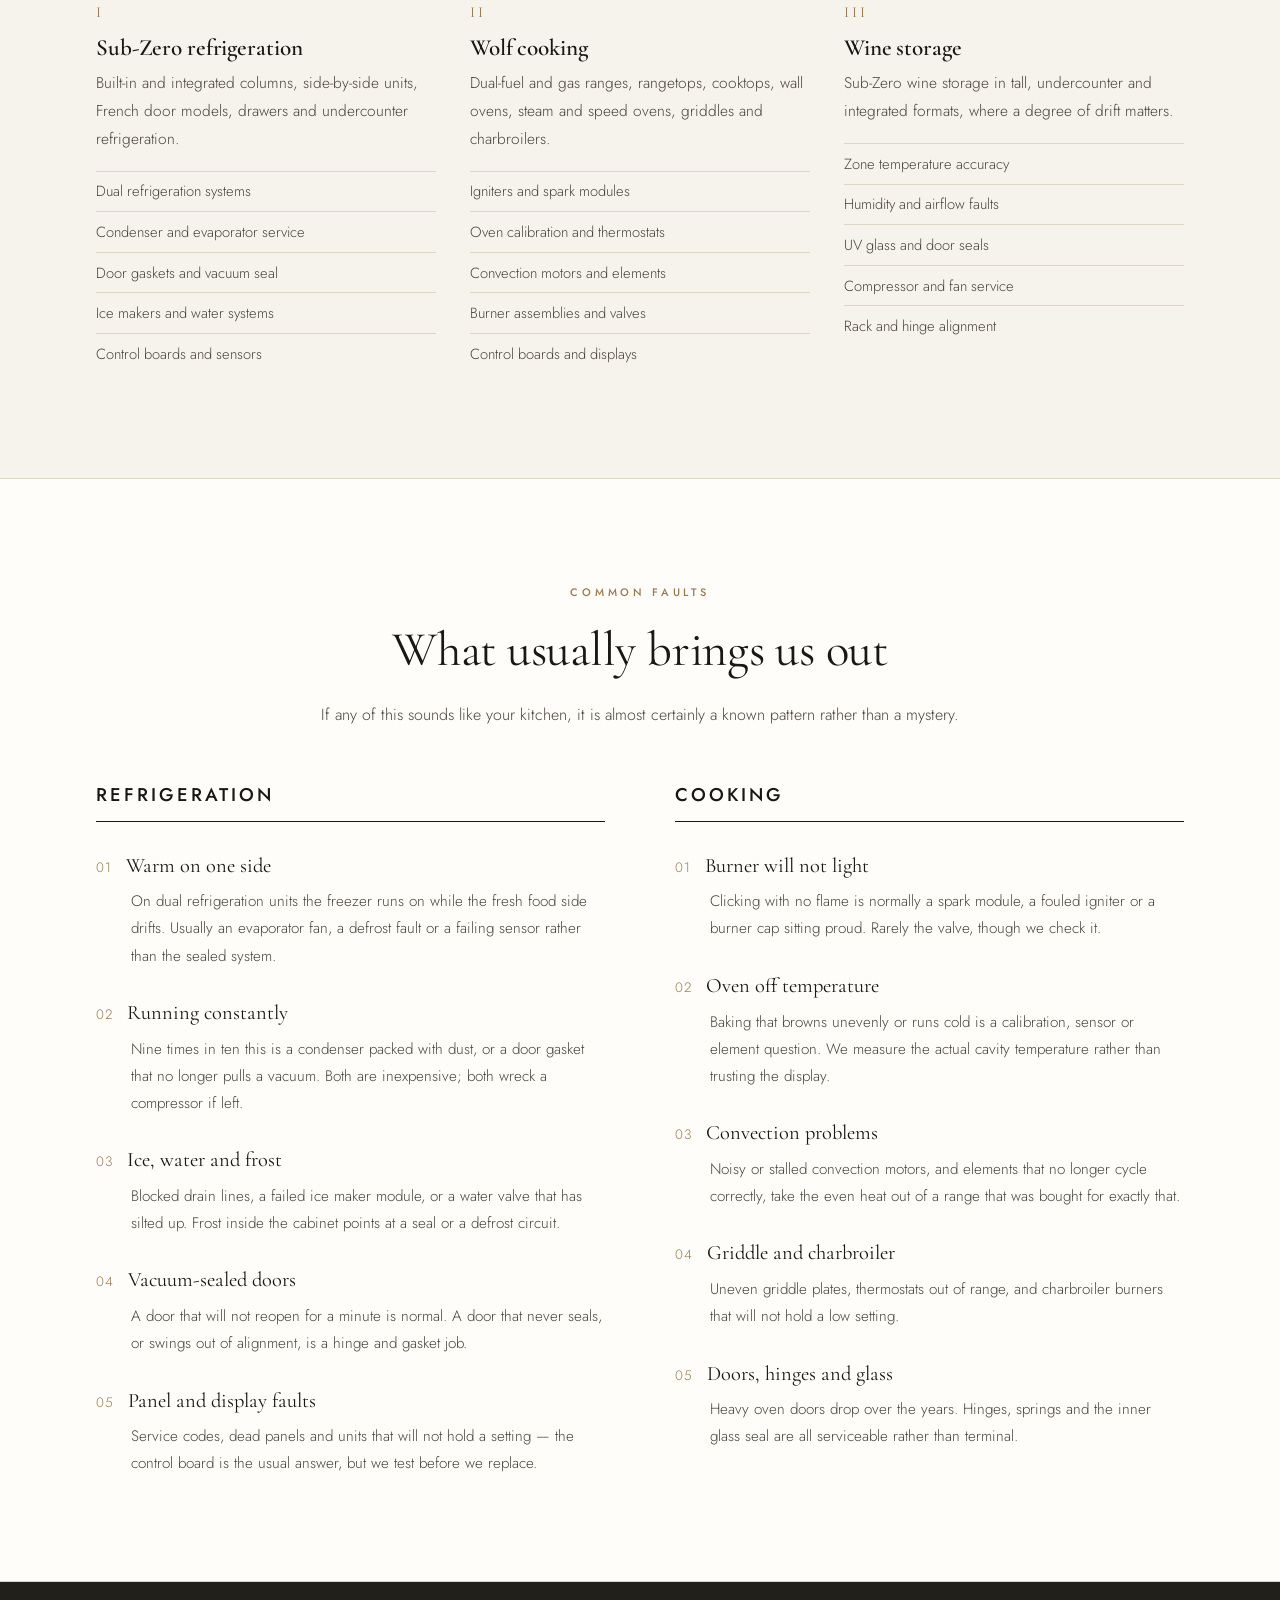
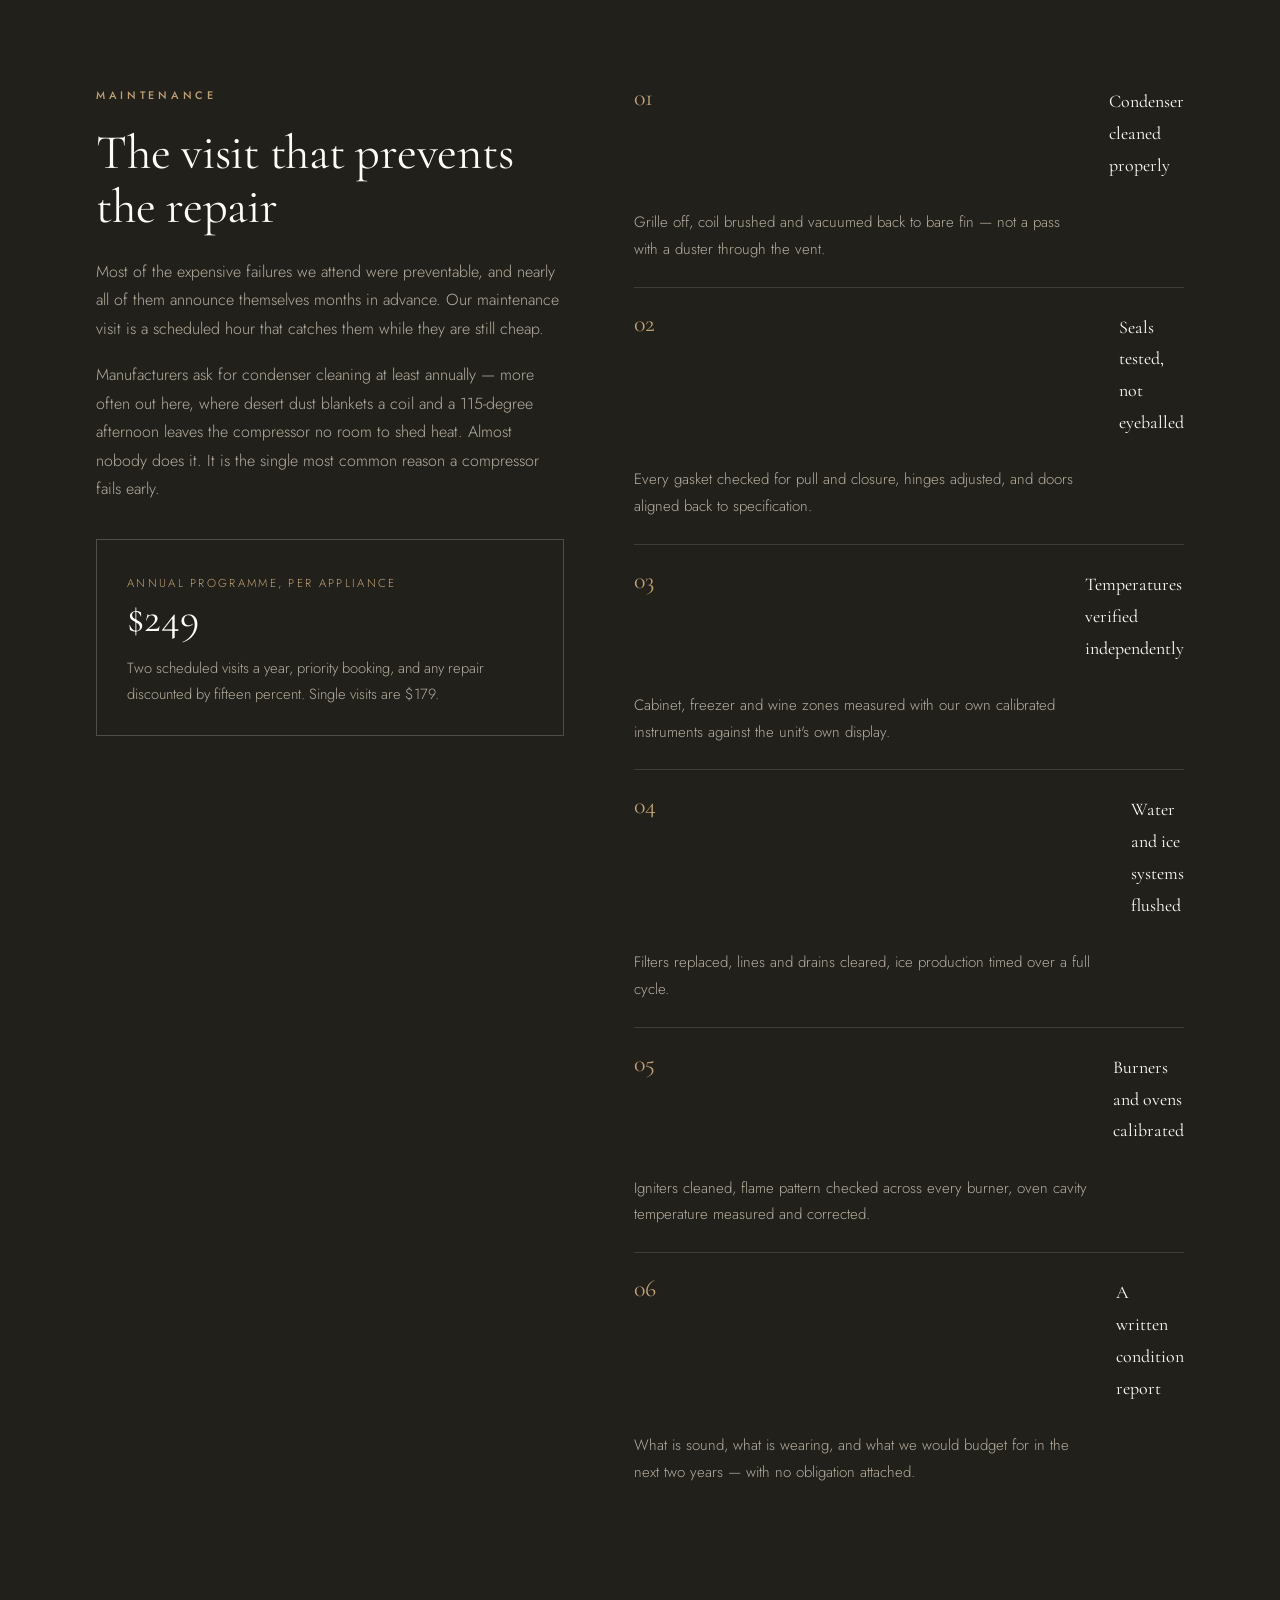
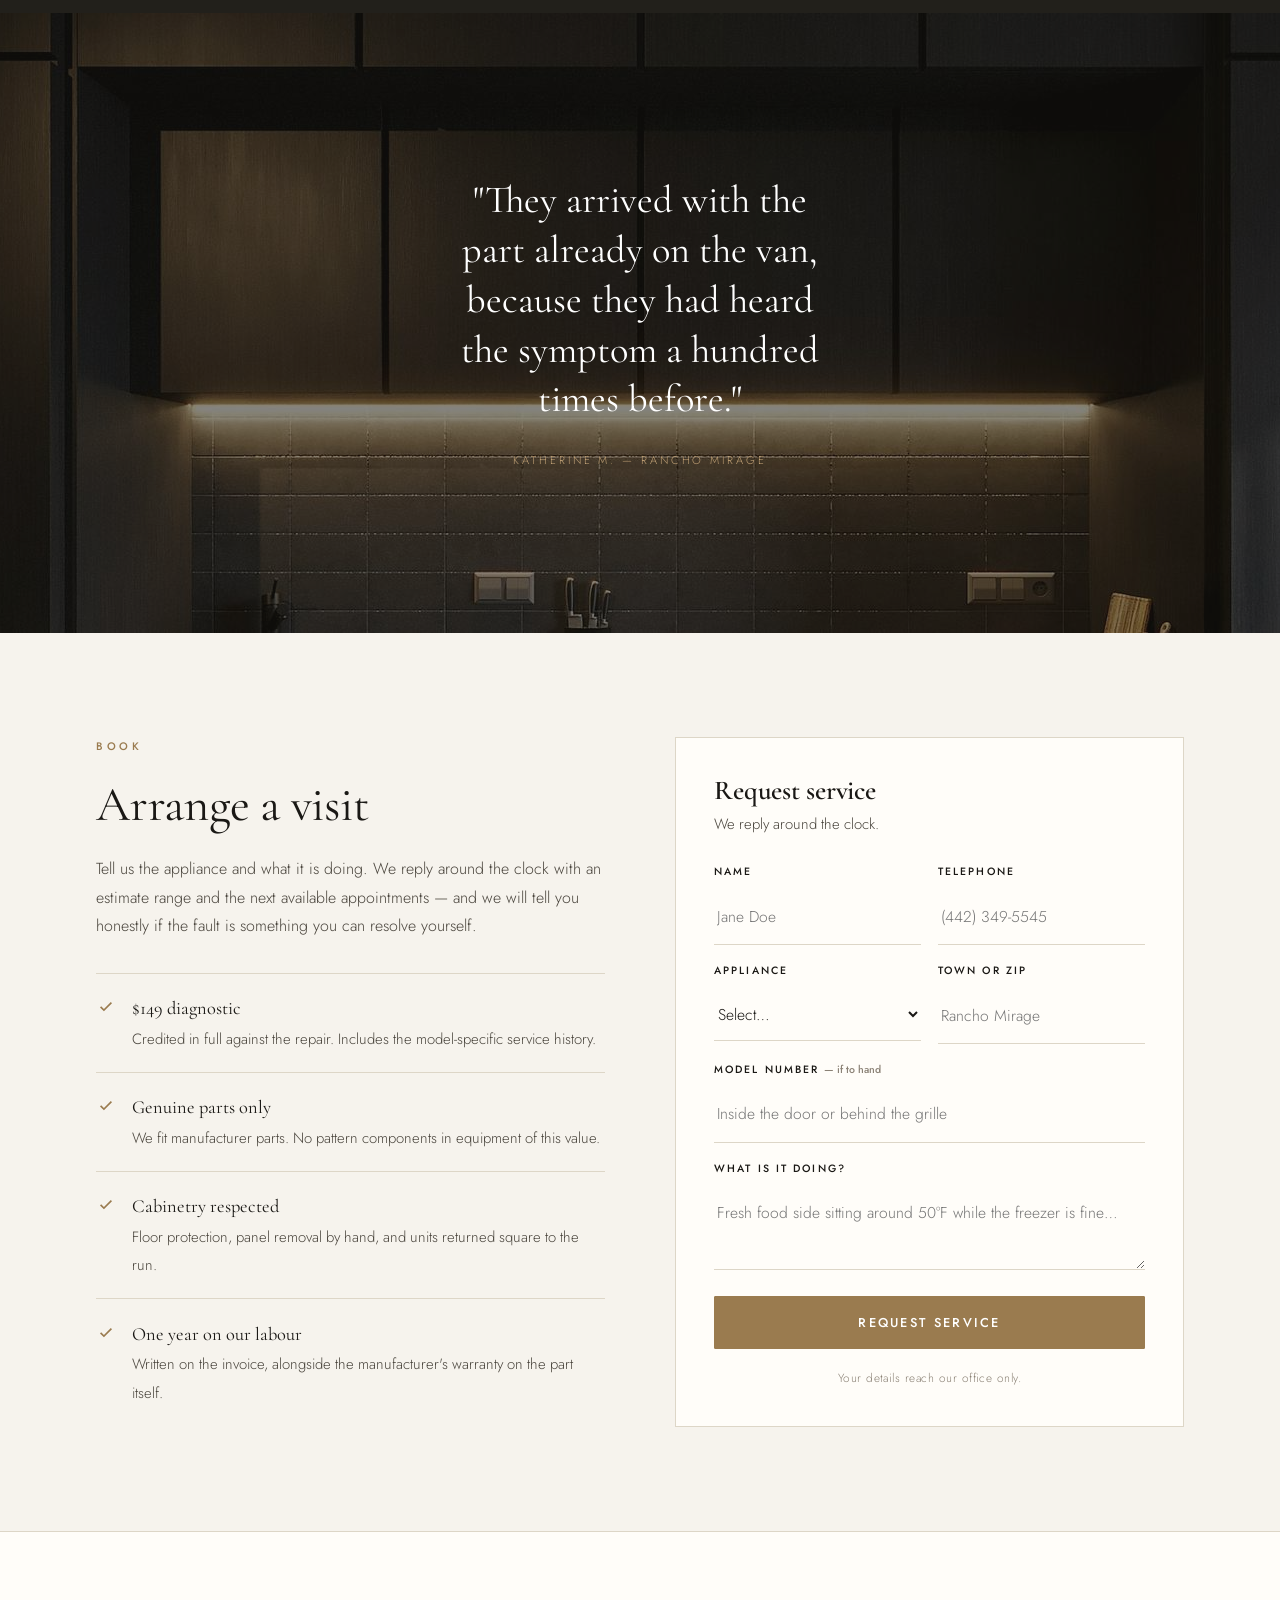
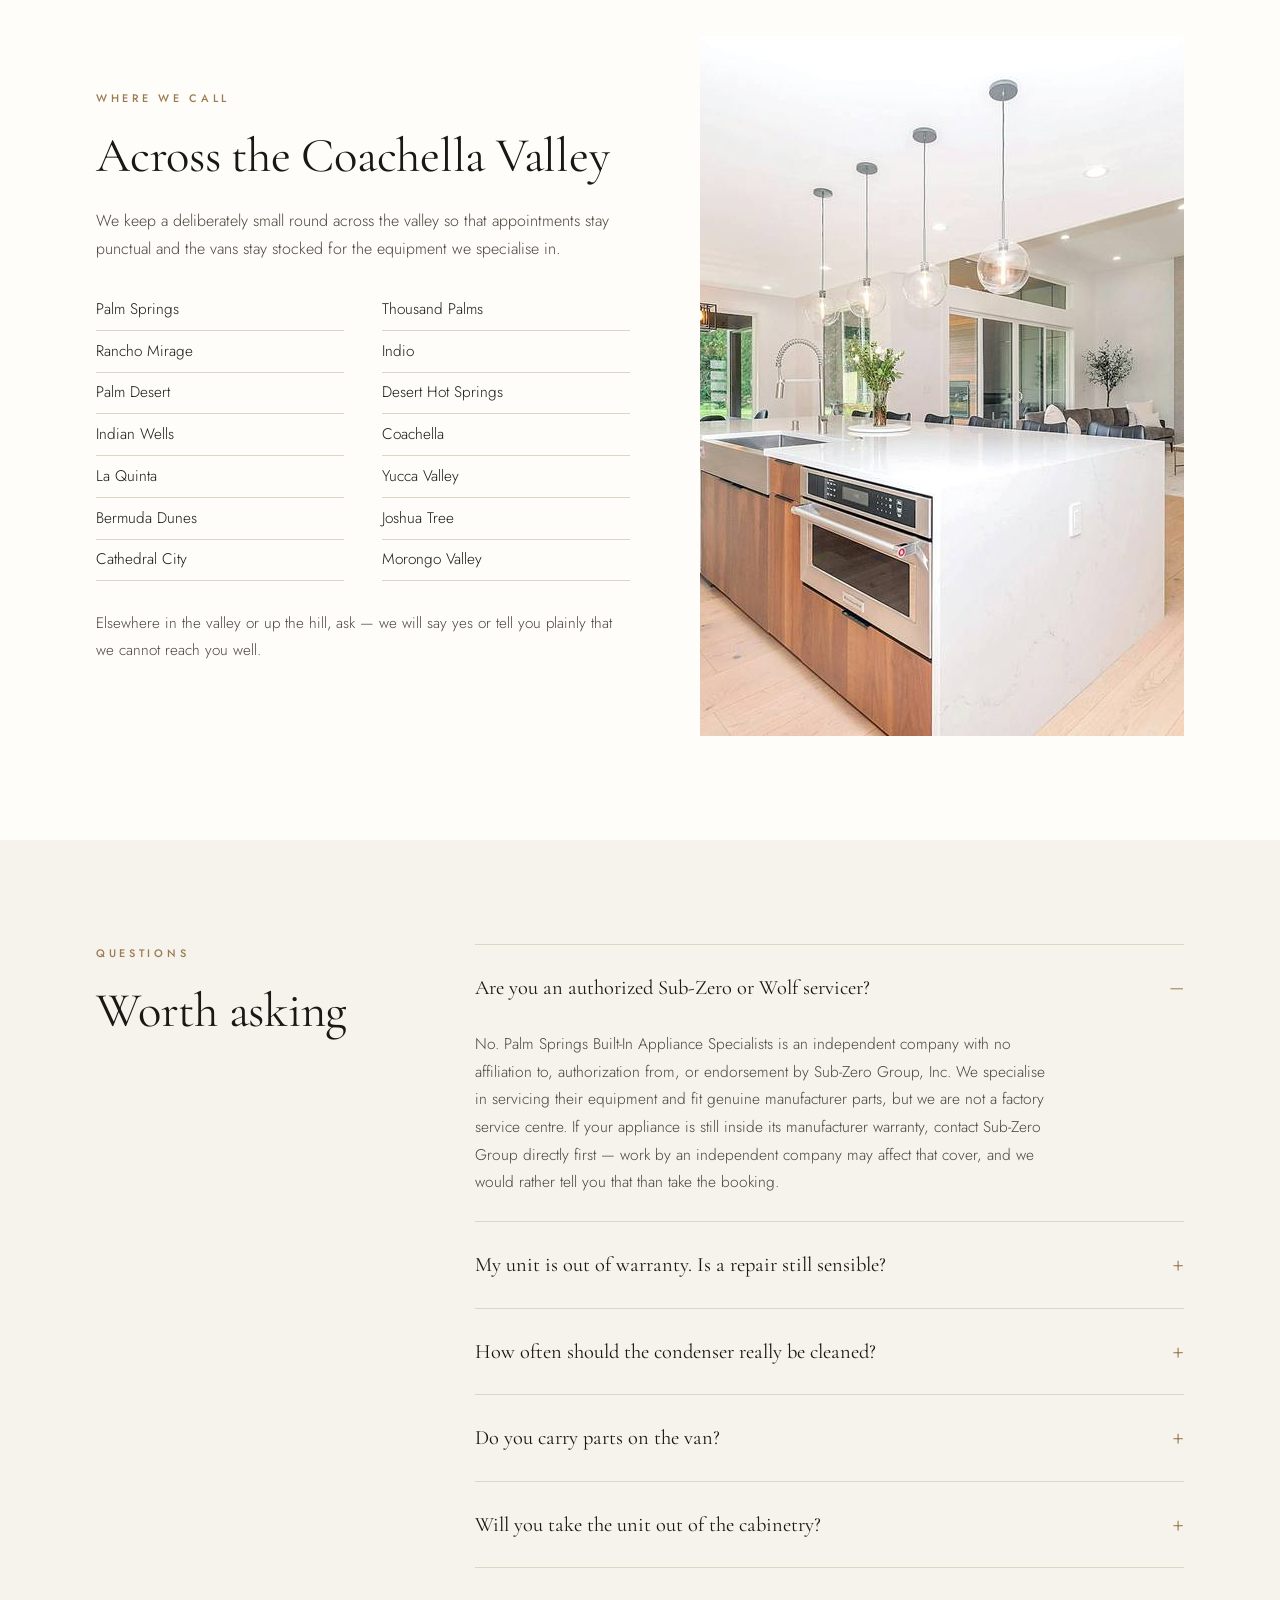
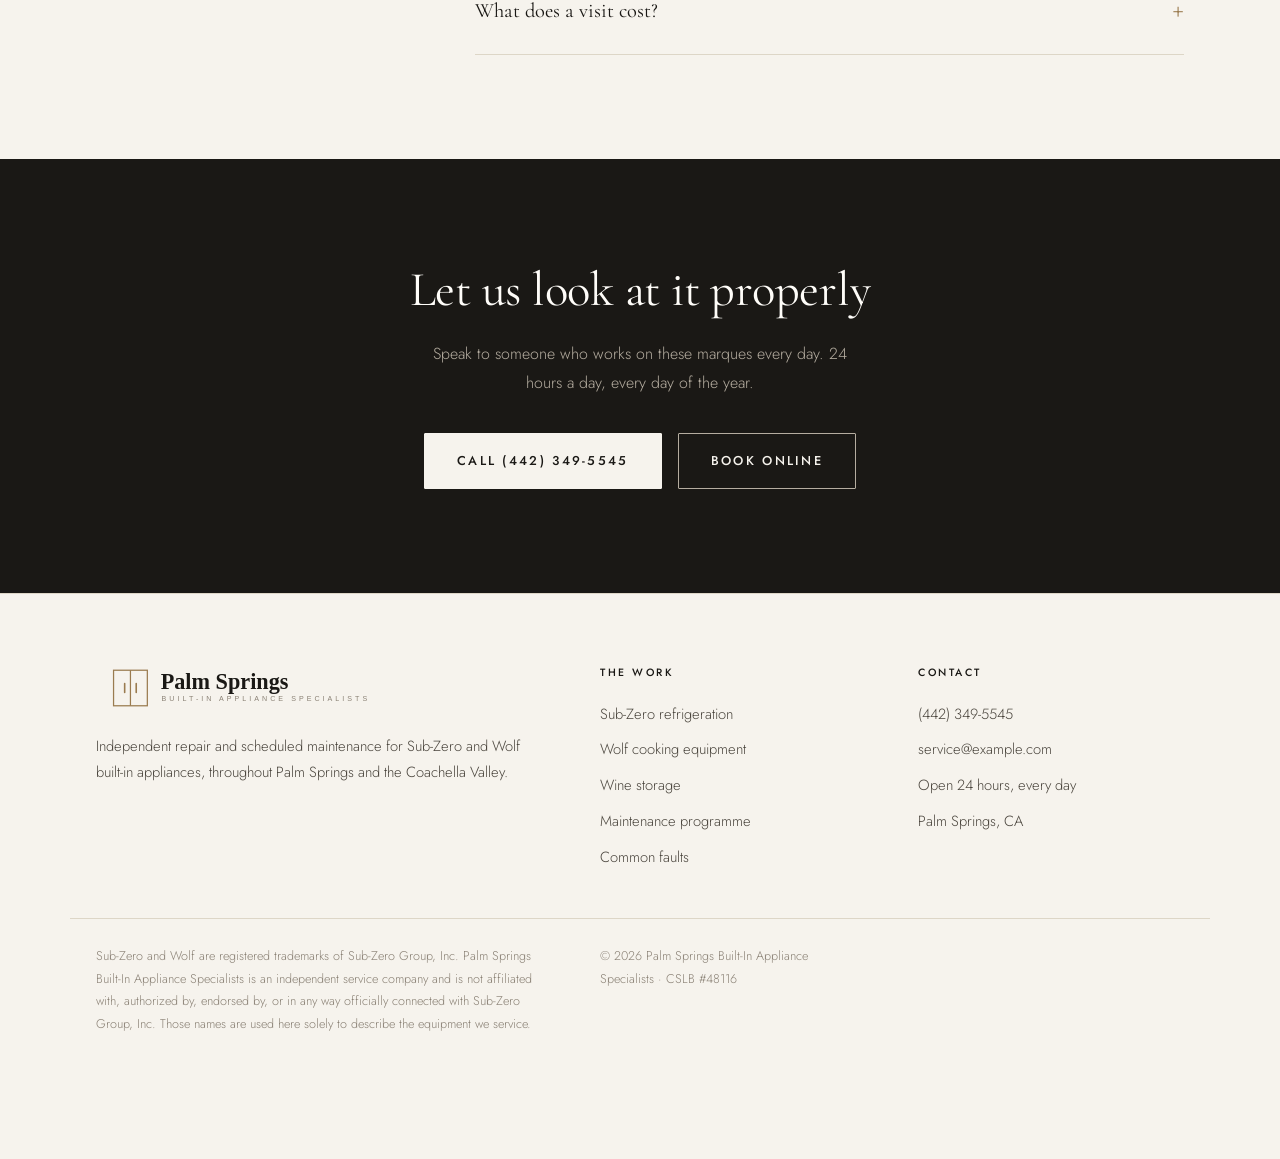
<file: sites/appliance-05-subzero-wolf-palm-springs/index.html>
<!DOCTYPE html>
<html lang="en">
<head>
<meta charset="utf-8">
<meta name="viewport" content="width=device-width, initial-scale=1">
<title>Sub-Zero &amp; Wolf Repair and Maintenance, Palm Springs | Palm Springs Built-In Appliance Specialists</title>
<meta name="description" content="Independent specialists in Sub-Zero and Wolf repair and scheduled maintenance across Palm Springs and the Coachella Valley. Built-in refrigeration, professional ranges and wine storage, serviced by technicians who specialise in them.">
<link rel="icon" href="assets/favicon.svg" type="image/svg+xml">
<meta property="og:title" content="Sub-Zero &amp; Wolf Repair and Maintenance, Palm Springs | Palm Springs Built-In Appliance Specialists">
<meta property="og:description" content="Independent specialists in Sub-Zero and Wolf built-in appliance repair and maintenance.">
<meta property="og:type" content="website">
<meta property="og:image" content="assets/img/hero.jpg">
<link rel="stylesheet" href="assets/css/style.css">
<script type="application/ld+json">
{
  "@context": "https://schema.org",
  "@type": "HomeAndConstructionBusiness",
  "name": "Palm Springs Built-In Appliance Specialists",
  "description": "Independent repair and maintenance specialists for Sub-Zero and Wolf built-in appliances. Not affiliated with, authorized by, or endorsed by Sub-Zero Group, Inc.",
  "telephone": "+1-442-349-5545",
  "priceRange": "$$$",
  "areaServed": { "@type": "AdministrativeArea", "name": "Palm Springs and the Coachella Valley, California" },
  "address": { "@type": "PostalAddress", "addressRegion": "CA", "addressCountry": "US" },
  "openingHours": "Mo-Su 00:00-23:59"
}
</script>
</head>
<body>

<div class="notice">
  An <b>independent</b> service company. Not affiliated with, authorized by, or endorsed by Sub-Zero Group, Inc.
</div>

<header class="header">
  <div class="wrap">
    <a class="logo" href="#top"><img src="assets/logo.svg" alt="Palm Springs Built-In Appliance Specialists" width="300" height="54"></a>
    <button class="nav-toggle" aria-expanded="false" aria-controls="nav" aria-label="Menu">
      <svg width="20" height="20" viewBox="0 0 24 24" fill="none" stroke="currentColor" stroke-width="1.4"><path d="M3 6h18M3 12h18M3 18h18"/></svg>
    </button>
    <nav class="nav" id="nav">
      <a href="#work">The work</a>
      <a href="#faults">Faults</a>
      <a href="#programme">Maintenance</a>
      <a href="#book">Book</a>
      <a href="#faq">Questions</a>
    </nav>
    <a class="tel" href="tel:+14423495545">(442) 349-5545</a>
  </div>
</header>

<main id="top">

<section class="hero">
  <div class="wrap">
    <p class="eyebrow">Sub-Zero &amp; Wolf · Palm Springs</p>
    <h1>Two marques. <em>One specialist.</em></h1>
    <p class="lead">Palm Springs Built-In Appliance Specialists specialises in Sub-Zero refrigeration and Wolf cooking equipment. These systems are what our technicians know best, which is why the diagnosis is right the first time and the repair holds.</p>
    <div class="hero-actions">
      <a class="btn btn-ink" href="#book">Book a service visit</a>
      <a class="btn btn-outline" href="tel:+14423495545">(442) 349-5545</a>
    </div>
  </div>
  <figure class="hero-figure">
    <img src="assets/img/hero.jpg" width="1400" height="780" alt="Luxury kitchen with a professional range beneath a custom hood and a marble island" fetchpriority="high">
  </figure>
</section>

<section class="creds" style="padding:0">
  <div class="wrap">
    <div><b>18</b><span>Years with these marques</span></div>
    <div><b>2</b><span>Marques we specialise in</span></div>
    <div><b>1 yr</b><span>Warranty on our labour</span></div>
    <div><b>4.9</b><span>From 164 reviews</span></div>
  </div>
</section>

<section id="work">
  <div class="wrap">
    <div class="narrow mid center">
      <p class="eyebrow">The work</p>
      <h2>Built-in equipment asks for a different trade</h2>
      <p>An integrated column is not a freestanding refrigerator, and a dual-fuel range is not a domestic cooker. These machines are installed into cabinetry, hold tolerances a general repair van never measures, and punish guesswork. We carry the gauges, the service literature and the parts that suit them.</p>
    </div>

    <div class="pillars">
      <article class="pillar">
        <figure><img src="assets/img/refrigeration.jpg" width="800" height="1000" alt="Tall integrated cabinetry housing built-in refrigeration in a dark kitchen" loading="lazy"></figure>
        <span class="n">I</span>
        <h3>Sub-Zero refrigeration</h3>
        <p>Built-in and integrated columns, side-by-side units, French door models, drawers and undercounter refrigeration.</p>
        <ul>
          <li>Dual refrigeration systems</li>
          <li>Condenser and evaporator service</li>
          <li>Door gaskets and vacuum seal</li>
          <li>Ice makers and water systems</li>
          <li>Control boards and sensors</li>
        </ul>
      </article>

      <article class="pillar">
        <figure><img src="assets/img/cooking.jpg" width="800" height="1000" alt="Professional gas range with cast-iron grates and heavy control knobs" loading="lazy"></figure>
        <span class="n">II</span>
        <h3>Wolf cooking</h3>
        <p>Dual-fuel and gas ranges, rangetops, cooktops, wall ovens, steam and speed ovens, griddles and charbroilers.</p>
        <ul>
          <li>Igniters and spark modules</li>
          <li>Oven calibration and thermostats</li>
          <li>Convection motors and elements</li>
          <li>Burner assemblies and valves</li>
          <li>Control boards and displays</li>
        </ul>
      </article>

      <article class="pillar">
        <figure><img src="assets/img/wine.jpg" width="800" height="1000" alt="Bottles resting on shelves behind the glass door of a wine storage unit" loading="lazy"></figure>
        <span class="n">III</span>
        <h3>Wine storage</h3>
        <p>Sub-Zero wine storage in tall, undercounter and integrated formats, where a degree of drift matters.</p>
        <ul>
          <li>Zone temperature accuracy</li>
          <li>Humidity and airflow faults</li>
          <li>UV glass and door seals</li>
          <li>Compressor and fan service</li>
          <li>Rack and hinge alignment</li>
        </ul>
      </article>
    </div>
  </div>
</section>

<section class="faults" id="faults">
  <div class="wrap">
    <div class="narrow mid center">
      <p class="eyebrow">Common faults</p>
      <h2>What usually brings us out</h2>
      <p>If any of this sounds like your kitchen, it is almost certainly a known pattern rather than a mystery.</p>
    </div>

    <div class="fault-cols">
      <div class="fault-col">
        <h3>Refrigeration</h3>
        <dl>
          <dt><i>01</i> Warm on one side</dt>
          <dd>On dual refrigeration units the freezer runs on while the fresh food side drifts. Usually an evaporator fan, a defrost fault or a failing sensor rather than the sealed system.</dd>
          <dt><i>02</i> Running constantly</dt>
          <dd>Nine times in ten this is a condenser packed with dust, or a door gasket that no longer pulls a vacuum. Both are inexpensive; both wreck a compressor if left.</dd>
          <dt><i>03</i> Ice, water and frost</dt>
          <dd>Blocked drain lines, a failed ice maker module, or a water valve that has silted up. Frost inside the cabinet points at a seal or a defrost circuit.</dd>
          <dt><i>04</i> Vacuum-sealed doors</dt>
          <dd>A door that will not reopen for a minute is normal. A door that never seals, or swings out of alignment, is a hinge and gasket job.</dd>
          <dt><i>05</i> Panel and display faults</dt>
          <dd>Service codes, dead panels and units that will not hold a setting — the control board is the usual answer, but we test before we replace.</dd>
        </dl>
      </div>

      <div class="fault-col">
        <h3>Cooking</h3>
        <dl>
          <dt><i>01</i> Burner will not light</dt>
          <dd>Clicking with no flame is normally a spark module, a fouled igniter or a burner cap sitting proud. Rarely the valve, though we check it.</dd>
          <dt><i>02</i> Oven off temperature</dt>
          <dd>Baking that browns unevenly or runs cold is a calibration, sensor or element question. We measure the actual cavity temperature rather than trusting the display.</dd>
          <dt><i>03</i> Convection problems</dt>
          <dd>Noisy or stalled convection motors, and elements that no longer cycle correctly, take the even heat out of a range that was bought for exactly that.</dd>
          <dt><i>04</i> Griddle and charbroiler</dt>
          <dd>Uneven griddle plates, thermostats out of range, and charbroiler burners that will not hold a low setting.</dd>
          <dt><i>05</i> Doors, hinges and glass</dt>
          <dd>Heavy oven doors drop over the years. Hinges, springs and the inner glass seal are all serviceable rather than terminal.</dd>
        </dl>
      </div>
    </div>
  </div>
</section>

<section class="programme" id="programme">
  <div class="wrap">
    <div>
      <p class="eyebrow">Maintenance</p>
      <h2>The visit that prevents the repair</h2>
      <p>Most of the expensive failures we attend were preventable, and nearly all of them announce themselves months in advance. Our maintenance visit is a scheduled hour that catches them while they are still cheap.</p>
      <p>Manufacturers ask for condenser cleaning at least annually — more often out here, where desert dust blankets a coil and a 115-degree afternoon leaves the compressor no room to shed heat. Almost nobody does it. It is the single most common reason a compressor fails early.</p>

      <div class="plan-price">
        <small>Annual programme, per appliance</small>
        <b>$249</b>
        <p>Two scheduled visits a year, priority booking, and any repair discounted by fifteen percent. Single visits are $179.</p>
      </div>
    </div>

    <ol class="plan-list">
      <li><b>Condenser cleaned properly</b><span>Grille off, coil brushed and vacuumed back to bare fin — not a pass with a duster through the vent.</span></li>
      <li><b>Seals tested, not eyeballed</b><span>Every gasket checked for pull and closure, hinges adjusted, and doors aligned back to specification.</span></li>
      <li><b>Temperatures verified independently</b><span>Cabinet, freezer and wine zones measured with our own calibrated instruments against the unit's own display.</span></li>
      <li><b>Water and ice systems flushed</b><span>Filters replaced, lines and drains cleared, ice production timed over a full cycle.</span></li>
      <li><b>Burners and ovens calibrated</b><span>Igniters cleaned, flame pattern checked across every burner, oven cavity temperature measured and corrected.</span></li>
      <li><b>A written condition report</b><span>What is sound, what is wearing, and what we would budget for in the next two years — with no obligation attached.</span></li>
    </ol>
  </div>
</section>

<div class="band">
  <img src="assets/img/detail.jpg" width="1400" height="620" alt="Detail of a dark luxury kitchen with an integrated cooktop" loading="lazy">
  <blockquote>
    <p>"They arrived with the part already on the van, because they had heard the symptom a hundred times before."</p>
    <cite>Katherine M. — Rancho Mirage</cite>
  </blockquote>
</div>

<section class="booking" id="book">
  <div class="wrap">
    <div>
      <p class="eyebrow">Book</p>
      <h2>Arrange a visit</h2>
      <p>Tell us the appliance and what it is doing. We reply around the clock with an estimate range and the next available appointments — and we will tell you honestly if the fault is something you can resolve yourself.</p>
      <ul class="assure">
        <li>
          <svg width="20" height="20" viewBox="0 0 24 24" fill="currentColor"><path d="M9.5 17.2 4.8 12.5l1.4-1.4 3.3 3.3 8.3-8.3 1.4 1.4z"/></svg>
          <div><b>$149 diagnostic</b><span>Credited in full against the repair. Includes the model-specific service history.</span></div>
        </li>
        <li>
          <svg width="20" height="20" viewBox="0 0 24 24" fill="currentColor"><path d="M9.5 17.2 4.8 12.5l1.4-1.4 3.3 3.3 8.3-8.3 1.4 1.4z"/></svg>
          <div><b>Genuine parts only</b><span>We fit manufacturer parts. No pattern components in equipment of this value.</span></div>
        </li>
        <li>
          <svg width="20" height="20" viewBox="0 0 24 24" fill="currentColor"><path d="M9.5 17.2 4.8 12.5l1.4-1.4 3.3 3.3 8.3-8.3 1.4 1.4z"/></svg>
          <div><b>Cabinetry respected</b><span>Floor protection, panel removal by hand, and units returned square to the run.</span></div>
        </li>
        <li>
          <svg width="20" height="20" viewBox="0 0 24 24" fill="currentColor"><path d="M9.5 17.2 4.8 12.5l1.4-1.4 3.3 3.3 8.3-8.3 1.4 1.4z"/></svg>
          <div><b>One year on our labour</b><span>Written on the invoice, alongside the manufacturer's warranty on the part itself.</span></div>
        </li>
      </ul>
    </div>

    <form class="form" id="quote-form" novalidate>
      <div class="form-body">
        <h3>Request service</h3>
        <p class="sub">We reply around the clock.</p>
        <div class="row">
          <div class="field">
            <label for="name">Name</label>
            <input id="name" name="name" type="text" autocomplete="name" data-required placeholder="Jane Doe">
            <span class="err">Please enter your name</span>
          </div>
          <div class="field">
            <label for="phone">Telephone</label>
            <input id="phone" name="phone" type="tel" autocomplete="tel" data-required placeholder="(442) 349-5545">
            <span class="err">Please enter a valid number</span>
          </div>
        </div>
        <div class="row">
          <div class="field">
            <label for="appliance">Appliance</label>
            <select id="appliance" name="appliance" data-required>
              <option value="">Select…</option>
              <option>Sub-Zero — built-in refrigeration</option>
              <option>Sub-Zero — integrated column</option>
              <option>Sub-Zero — undercounter or drawers</option>
              <option>Sub-Zero — wine storage</option>
              <option>Wolf — range or rangetop</option>
              <option>Wolf — cooktop</option>
              <option>Wolf — wall, steam or speed oven</option>
              <option>Maintenance programme</option>
            </select>
            <span class="err">Please choose an appliance</span>
          </div>
          <div class="field">
            <label for="city">Town or ZIP</label>
            <input id="city" name="city" type="text" data-required placeholder="Rancho Mirage">
            <span class="err">Please enter your town</span>
          </div>
        </div>
        <div class="field">
          <label for="model">Model number <span style="text-transform:none;letter-spacing:0;color:var(--muted)">— if to hand</span></label>
          <input id="model" name="model" type="text" placeholder="Inside the door or behind the grille">
        </div>
        <div class="field">
          <label for="issue">What is it doing?</label>
          <textarea id="issue" name="issue" placeholder="Fresh food side sitting around 50°F while the freezer is fine…"></textarea>
        </div>
        <div class="hp" aria-hidden="true"><input name="company" type="text" tabindex="-1" autocomplete="off" aria-hidden="true"></div>
        <button class="btn btn-brass btn-block" type="submit">Request service</button>
        <p class="mini">Your details reach our office only.</p>
      </div>
      <div class="form-success" tabindex="-1" role="status">
        <h3>Thank you</h3>
        <p>We have your request and will come back to you today with an estimate range and the next available appointments.</p>
        <p><a class="btn btn-ink" href="tel:+14423495545">Call (442) 349-5545</a></p>
      </div>
    </form>
  </div>
</section>

<section class="areas" id="areas">
  <div class="wrap">
    <div>
      <p class="eyebrow">Where we call</p>
      <h2>Across the Coachella Valley</h2>
      <p>We keep a deliberately small round across the valley so that appointments stay punctual and the vans stay stocked for the equipment we specialise in.</p>
      <ul class="area-list">
        <li>Palm Springs</li><li>Rancho Mirage</li><li>Palm Desert</li><li>Indian Wells</li>
        <li>La Quinta</li><li>Bermuda Dunes</li><li>Cathedral City</li><li>Thousand Palms</li>
        <li>Indio</li><li>Desert Hot Springs</li><li>Coachella</li><li>Yucca Valley</li>
        <li>Joshua Tree</li><li>Morongo Valley</li>
      </ul>
      <p style="margin-top:1.8rem;font-size:.95rem">Elsewhere in the valley or up the hill, ask — we will say yes or tell you plainly that we cannot reach you well.</p>
    </div>
    <img src="assets/img/kitchen.jpg" width="1000" height="700" alt="Open-plan luxury kitchen with built-in appliances and an island" loading="lazy">
  </div>
</section>

<section class="faq" id="faq">
  <div class="wrap">
    <div>
      <p class="eyebrow">Questions</p>
      <h2>Worth asking</h2>
    </div>
    <div>
      <details open>
        <summary>Are you an authorized Sub-Zero or Wolf servicer?</summary>
        <div class="answer">No. Palm Springs Built-In Appliance Specialists is an independent company with no affiliation to, authorization from, or endorsement by Sub-Zero Group, Inc. We specialise in servicing their equipment and fit genuine manufacturer parts, but we are not a factory service centre. If your appliance is still inside its manufacturer warranty, contact Sub-Zero Group directly first — work by an independent company may affect that cover, and we would rather tell you that than take the booking.</div>
      </details>
      <details>
        <summary>My unit is out of warranty. Is a repair still sensible?</summary>
        <div class="answer">Usually, and by a wide margin. These appliances are built for twenty years or more, and the parts that fail — condensers, gaskets, igniters, control boards, fans — are all serviceable. A repair that runs a few hundred dollars against a replacement that runs many thousands, plus cabinetry work to fit a new unit into an existing opening, is rarely a close call.</div>
      </details>
      <details>
        <summary>How often should the condenser really be cleaned?</summary>
        <div class="answer">At least once a year in most homes, and every six months in the valley — blown dust and a long cooling season are hard on a condenser, and harder still on a unit in a busy kitchen. A blocked condenser makes the compressor work harder and hotter for years before it fails, and by then the repair is an order of magnitude more expensive than the cleaning would have been.</div>
      </details>
      <details>
        <summary>Do you carry parts on the van?</summary>
        <div class="answer">For the common failures on both marques, yes — gaskets, igniters, spark modules, fans, sensors, filters and the control boards that fail most often. Because these marques are our focus, our stock goes deep rather than wide. Anything rarer is typically here within two to four working days.</div>
      </details>
      <details>
        <summary>Will you take the unit out of the cabinetry?</summary>
        <div class="answer">Only when the work genuinely requires it, and with the care that installation deserves. Floors are protected, custom panels come off by hand, and the appliance goes back square to the run with the doors realigned. Most repairs are completed in place.</div>
      </details>
      <details>
        <summary>What does a visit cost?</summary>
        <div class="answer">$149 for the diagnostic, credited in full against the repair if you go ahead. After diagnosis you receive one flat price for parts and labour before any work begins. The annual maintenance programme is $249 per appliance for two visits, or $179 for a single visit.</div>
      </details>
    </div>
  </div>
</section>

<section class="closing">
  <div class="wrap">
    <h2>Let us look at it properly</h2>
    <p>Speak to someone who works on these marques every day. 24 hours a day, every day of the year.</p>
    <div class="closing-actions">
      <a class="btn btn-bone" href="tel:+14423495545">Call (442) 349-5545</a>
      <a class="btn btn-outline" style="border-color:#B5ADA0;color:#F6F3ED" href="#book">Book online</a>
    </div>
  </div>
</section>

</main>

<footer class="footer">
  <div class="wrap">
    <div>
      <img src="assets/logo.svg" alt="Palm Springs Built-In Appliance Specialists" width="300" height="54">
      <p>Independent repair and scheduled maintenance for Sub-Zero and Wolf built-in appliances, throughout Palm Springs and the Coachella Valley.</p>
    </div>
    <div>
      <h4>The work</h4>
      <ul>
        <li><a href="#work">Sub-Zero refrigeration</a></li>
        <li><a href="#work">Wolf cooking equipment</a></li>
        <li><a href="#work">Wine storage</a></li>
        <li><a href="#programme">Maintenance programme</a></li>
        <li><a href="#faults">Common faults</a></li>
      </ul>
    </div>
    <div>
      <h4>Contact</h4>
      <ul>
        <li><a href="tel:+14423495545">(442) 349-5545</a></li>
        <li><a href="mailto:service@example.com">service@example.com</a></li>
        <li>Open 24 hours, every day</li>
        <li>Palm Springs, CA</li>
      </ul>
    </div>
  </div>
  <div class="wrap footer-bottom">
    <p class="disclaimer">Sub-Zero and Wolf are registered trademarks of Sub-Zero Group, Inc. Palm Springs Built-In Appliance Specialists is an independent service company and is not affiliated with, authorized by, endorsed by, or in any way officially connected with Sub-Zero Group, Inc. Those names are used here solely to describe the equipment we service.</p>
    <p>&copy; <span id="year">2026</span> Palm Springs Built-In Appliance Specialists · CSLB #48116</p>
  </div>
</footer>

<div class="mobile-bar">
  <a class="btn btn-outline" href="#book">Book</a>
  <a class="btn btn-ink" href="tel:+14423495545">Call</a>
</div>

<script src="assets/js/main.js"></script>
</body>
</html>
</file>
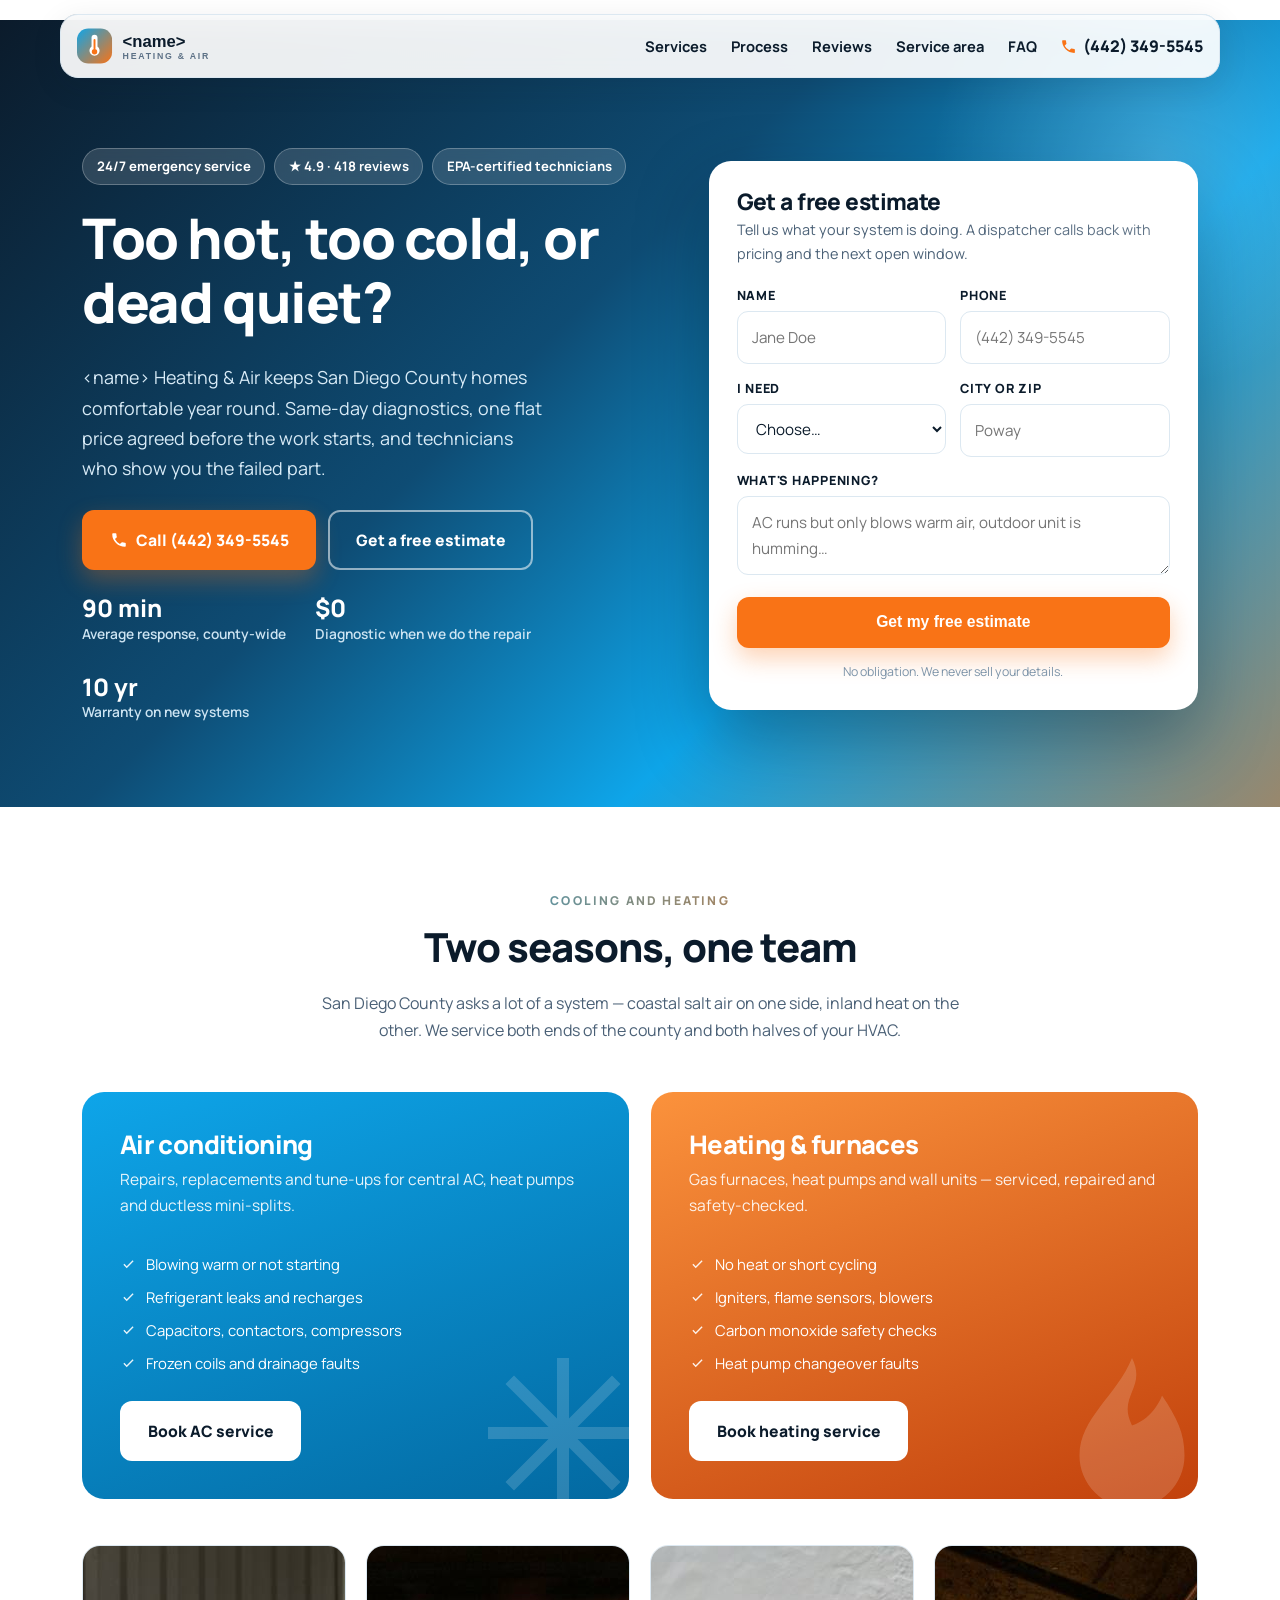
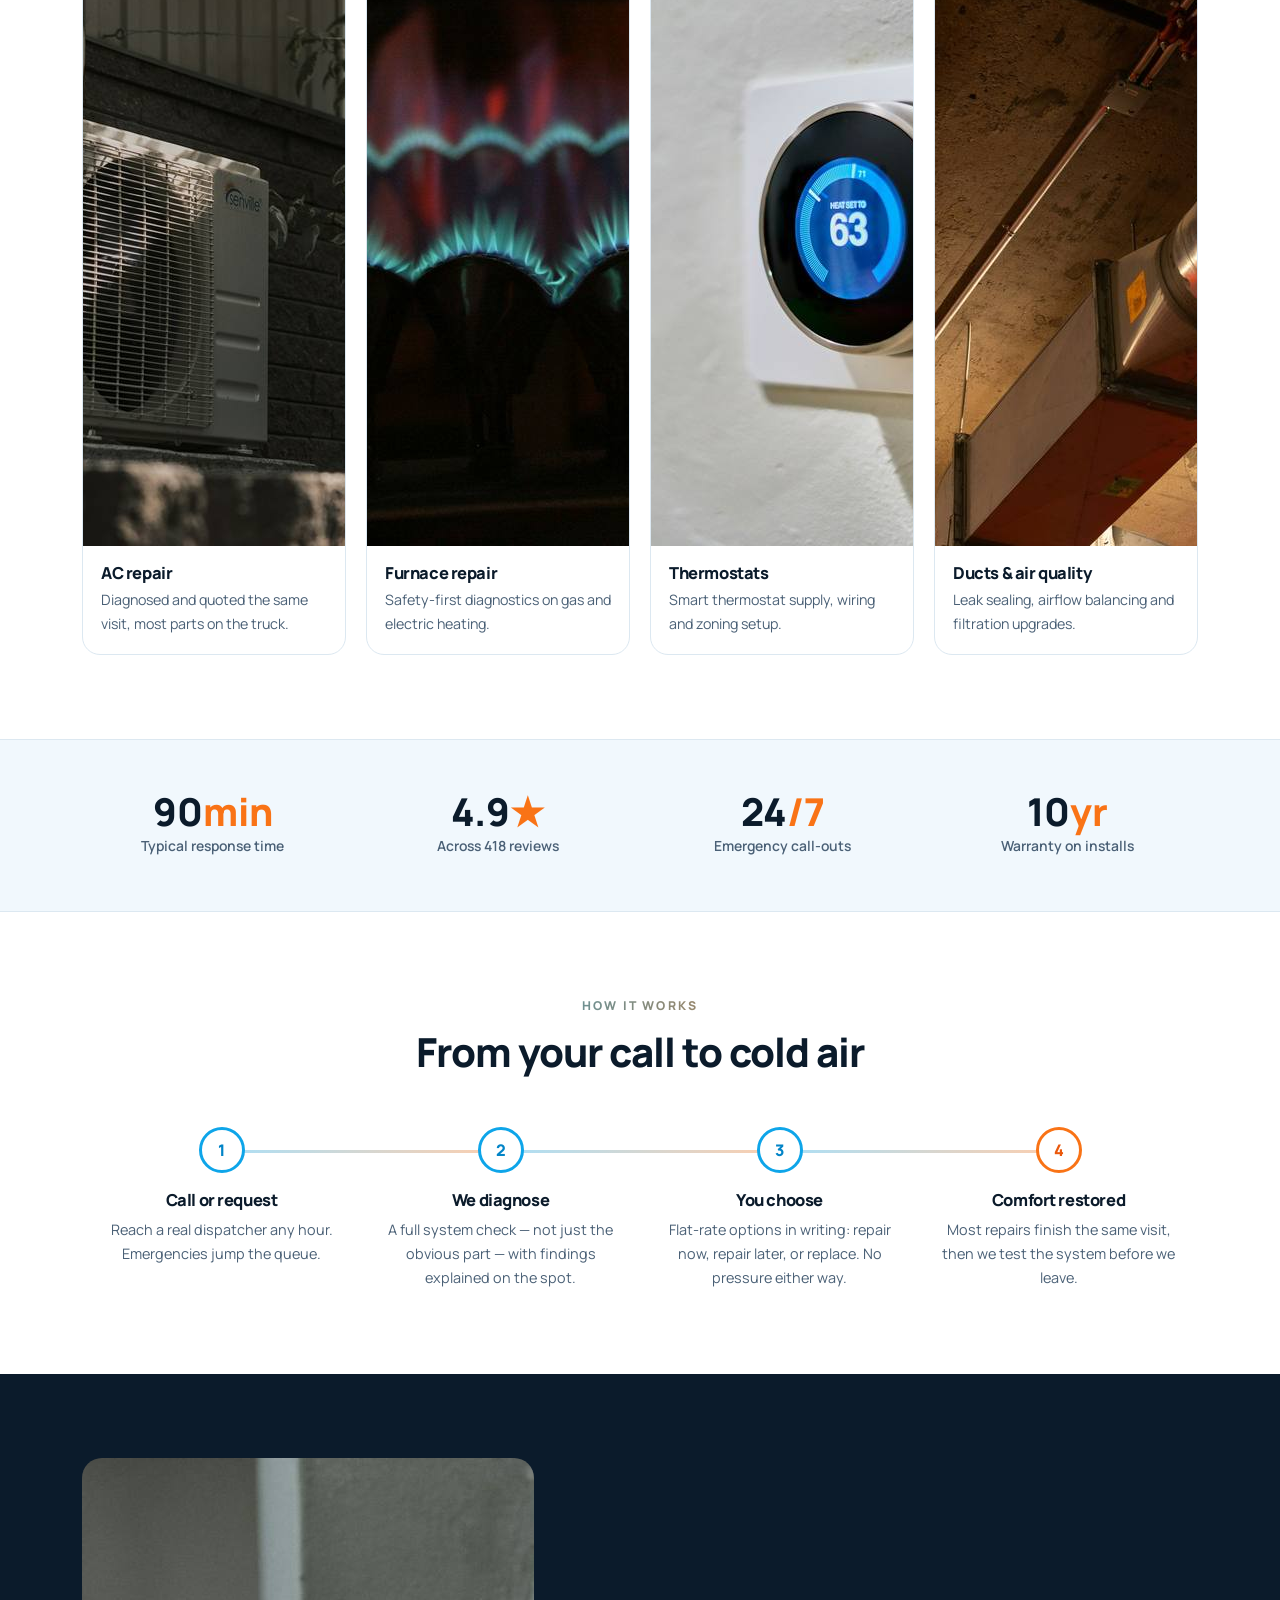
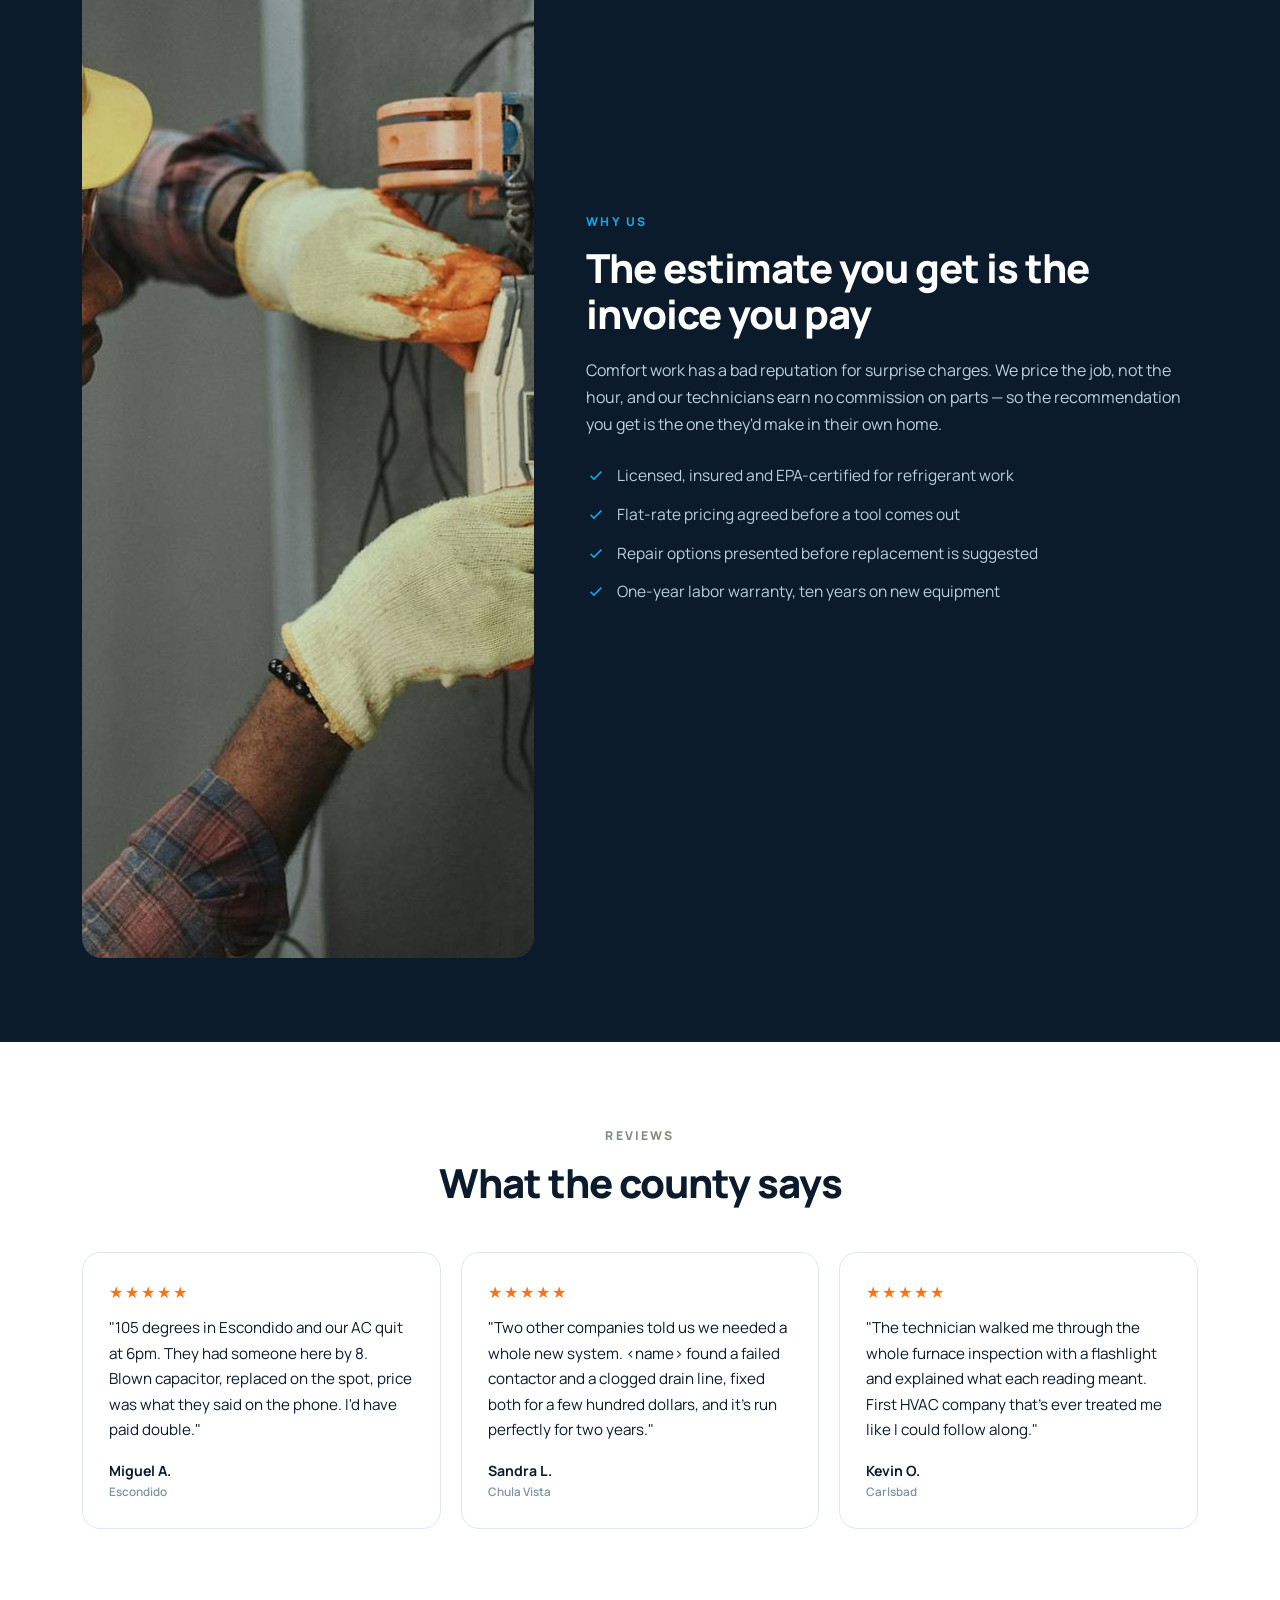
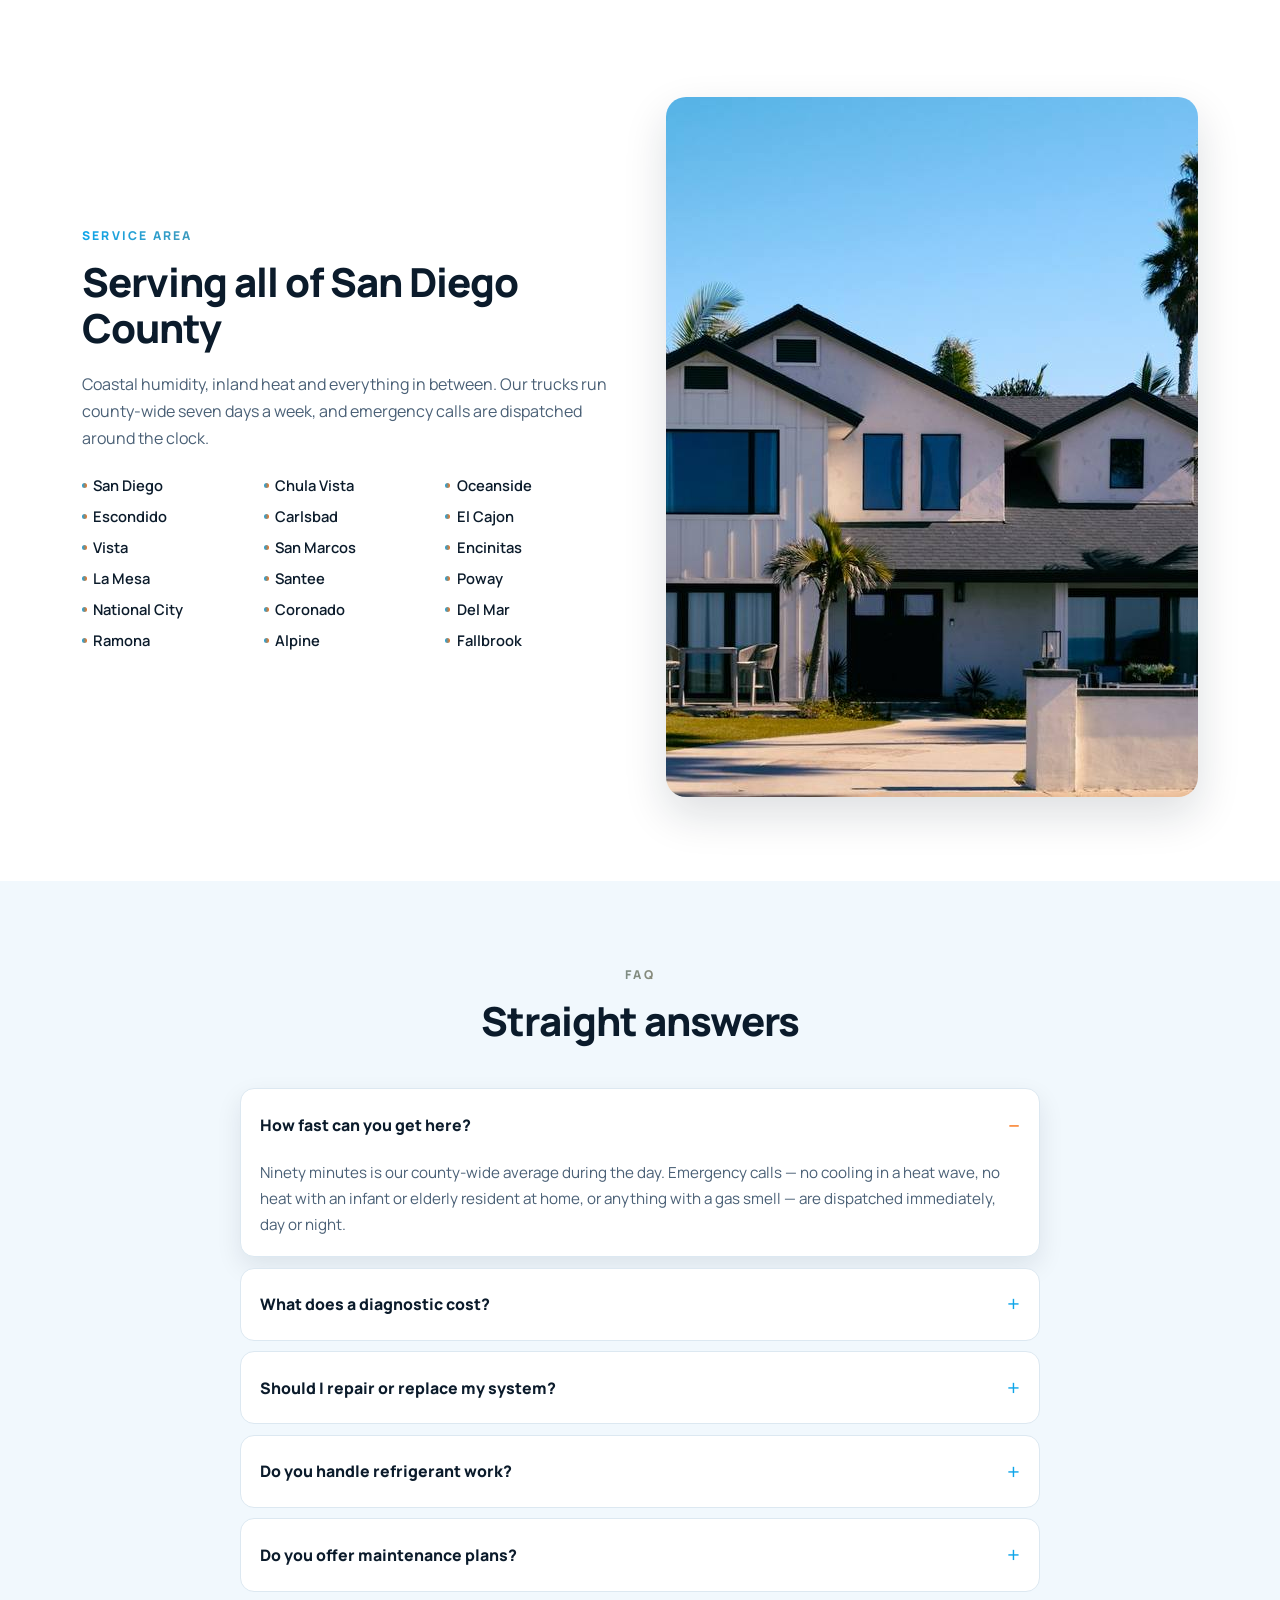
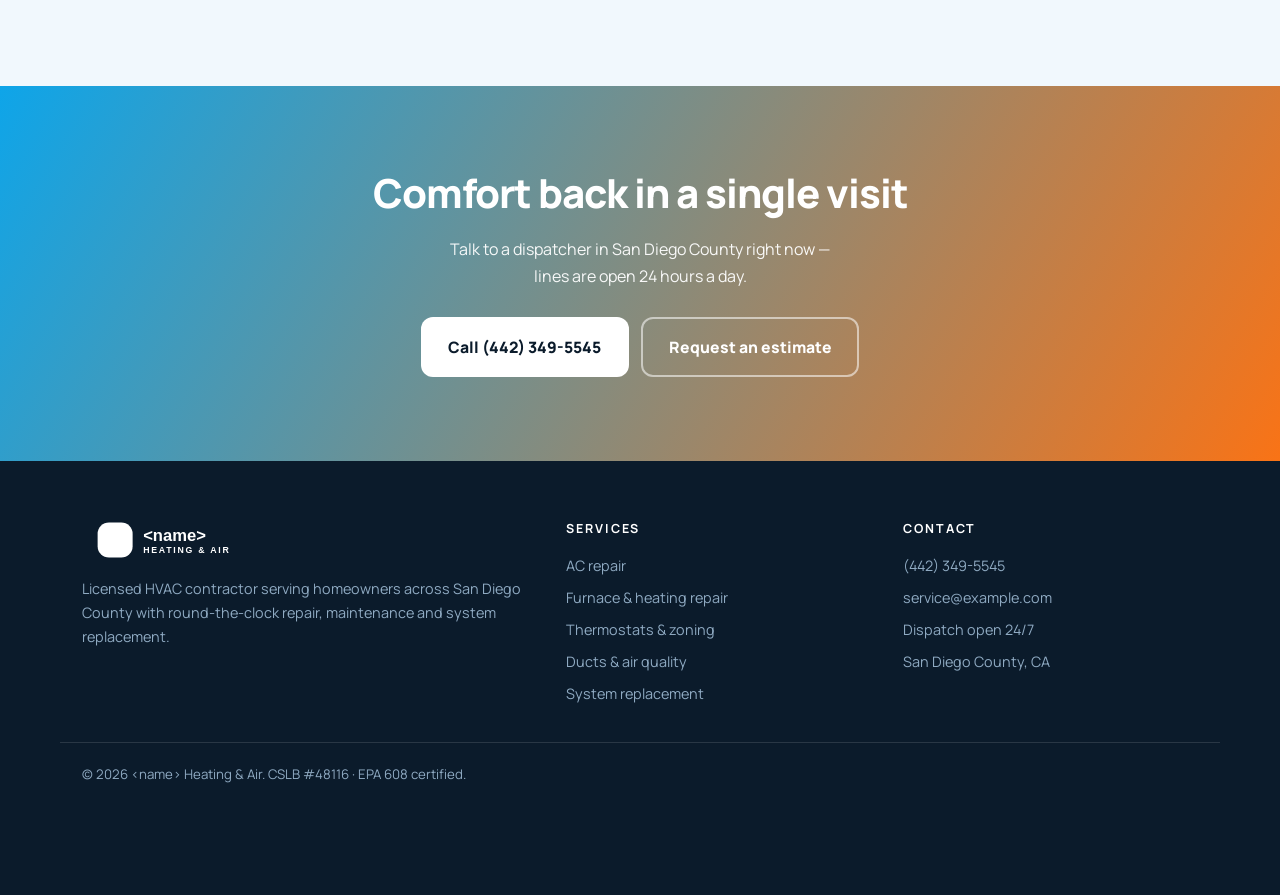
<file: sites/hvac-01-thermaline/index.html>
<!DOCTYPE html>
<html lang="en">
<head>
<meta charset="utf-8">
<meta name="viewport" content="width=device-width, initial-scale=1">
<title>AC &amp; Heating Repair in San Diego County | &lt;name&gt; Heating &amp; Air</title>
<meta name="description" content="Air conditioning and heating repair across San Diego County. Same-day diagnostics, upfront flat pricing, licensed HVAC technicians. Free estimate on replacements.">
<link rel="icon" href="assets/favicon.svg" type="image/svg+xml">
<meta property="og:title" content="AC &amp; Heating Repair in San Diego County | <name> Heating &amp; Air">
<meta property="og:description" content="Same-day AC and heating repair across San Diego County. Upfront flat pricing.">
<meta property="og:type" content="website">
<meta property="og:image" content="assets/img/hero.jpg">
<link rel="stylesheet" href="assets/css/style.css">
<script type="application/ld+json">
{
  "@context": "https://schema.org",
  "@type": "HVACBusiness",
  "name": "<name> Heating & Air",
  "telephone": "+1-442-349-5545",
  "priceRange": "$$",
  "areaServed": { "@type": "AdministrativeArea", "name": "San Diego County, California" },
  "address": { "@type": "PostalAddress", "addressRegion": "CA", "addressCountry": "US" },
  "openingHours": "Mo-Su 00:00-23:59",
  "aggregateRating": { "@type": "AggregateRating", "ratingValue": "4.9", "reviewCount": "418" }
}
</script>
</head>
<body>

<header class="header">
  <div class="wrap">
    <a class="logo" href="#top"><img src="assets/logo.svg" alt="&lt;name&gt; Heating &amp; Air" width="250" height="48"></a>
    <button class="nav-toggle" aria-expanded="false" aria-controls="nav" aria-label="Menu">
      <svg width="20" height="20" viewBox="0 0 24 24" fill="none" stroke="currentColor" stroke-width="2"><path d="M3 6h18M3 12h18M3 18h18"/></svg>
    </button>
    <nav class="nav" id="nav">
      <a href="#services">Services</a>
      <a href="#process">Process</a>
      <a href="#reviews">Reviews</a>
      <a href="#areas">Service area</a>
      <a href="#faq">FAQ</a>
    </nav>
    <a class="tel" href="tel:+14423495545">
      <svg width="17" height="17" viewBox="0 0 24 24" fill="currentColor"><path d="M6.6 10.8a15.1 15.1 0 0 0 6.6 6.6l2.2-2.2a1 1 0 0 1 1-.25 11.4 11.4 0 0 0 3.6.57 1 1 0 0 1 1 1V20a1 1 0 0 1-1 1A17 17 0 0 1 3 4a1 1 0 0 1 1-1h3.5a1 1 0 0 1 1 1c0 1.25.2 2.46.57 3.6a1 1 0 0 1-.25 1l-2.22 2.2Z"/></svg>
      <span>(442) 349-5545</span>
    </a>
  </div>
</header>

<main id="top">

<section class="hero">
  <div class="wrap">
    <div>
      <div class="hero-chips">
        <span>24/7 emergency service</span>
        <span>★ 4.9 · 418 reviews</span>
        <span>EPA-certified technicians</span>
      </div>
      <h1>Too hot, too cold, or dead quiet?</h1>
      <p class="lead">&lt;name&gt; Heating &amp; Air keeps San Diego County homes comfortable year round. Same-day diagnostics, one flat price agreed before the work starts, and technicians who show you the failed part.</p>
      <div class="hero-actions">
        <a class="btn btn-flame" href="tel:+14423495545">
          <svg width="18" height="18" viewBox="0 0 24 24" fill="currentColor"><path d="M6.6 10.8a15.1 15.1 0 0 0 6.6 6.6l2.2-2.2a1 1 0 0 1 1-.25 11.4 11.4 0 0 0 3.6.57 1 1 0 0 1 1 1V20a1 1 0 0 1-1 1A17 17 0 0 1 3 4a1 1 0 0 1 1-1h3.5a1 1 0 0 1 1 1c0 1.25.2 2.46.57 3.6a1 1 0 0 1-.25 1l-2.22 2.2Z"/></svg>
          Call (442) 349-5545
        </a>
        <a class="btn btn-ghost" href="#estimate">Get a free estimate</a>
      </div>
      <div class="hero-proof">
        <div><b>90 min</b>Average response, county-wide</div>
        <div><b>$0</b>Diagnostic when we do the repair</div>
        <div><b>10 yr</b>Warranty on new systems</div>
      </div>
    </div>

    <div id="estimate">
      <form class="form-card" id="quote-form" novalidate>
        <div class="form-body">
          <h2>Get a free estimate</h2>
          <p class="sub">Tell us what your system is doing. A dispatcher calls back with pricing and the next open window.</p>
          <div class="row">
            <div class="field">
              <label for="name">Name</label>
              <input id="name" name="name" type="text" autocomplete="name" data-required placeholder="Jane Doe">
              <span class="err">Required</span>
            </div>
            <div class="field">
              <label for="phone">Phone</label>
              <input id="phone" name="phone" type="tel" autocomplete="tel" data-required placeholder="(442) 349-5545">
              <span class="err">Enter a valid number</span>
            </div>
          </div>
          <div class="row">
            <div class="field">
              <label for="service">I need</label>
              <select id="service" name="service" data-required>
                <option value="">Choose…</option>
                <option>AC repair</option>
                <option>Heating / furnace repair</option>
                <option>New system estimate</option>
                <option>Maintenance / tune-up</option>
                <option>Thermostat or air quality</option>
                <option>Not sure — please advise</option>
              </select>
              <span class="err">Required</span>
            </div>
            <div class="field">
              <label for="city">City or ZIP</label>
              <input id="city" name="city" type="text" data-required placeholder="Poway">
              <span class="err">Required</span>
            </div>
          </div>
          <div class="field">
            <label for="issue">What's happening?</label>
            <textarea id="issue" name="issue" placeholder="AC runs but only blows warm air, outdoor unit is humming…"></textarea>
          </div>
          <div class="hp" aria-hidden="true"><input name="company" type="text" tabindex="-1" autocomplete="off" aria-hidden="true"></div>
          <button class="btn btn-flame btn-block" type="submit">Get my free estimate</button>
          <p class="mini">No obligation. We never sell your details.</p>
        </div>
        <div class="form-success" tabindex="-1" role="status">
          <h3>Request received</h3>
          <p>A dispatcher from &lt;name&gt; Heating &amp; Air will call you shortly with pricing and the next available window.</p>
          <p><a class="btn btn-sky" href="tel:+14423495545">Call (442) 349-5545</a></p>
        </div>
      </form>
    </div>
  </div>
</section>

<section id="services">
  <div class="wrap">
    <div class="center narrow" style="margin:0 auto">
      <p class="kicker">Cooling and heating</p>
      <h2>Two seasons, one team</h2>
      <p>San Diego County asks a lot of a system — coastal salt air on one side, inland heat on the other. We service both ends of the county and both halves of your HVAC.</p>
    </div>

    <div class="duo">
      <div class="panel cool">
        <svg class="glyph" width="180" height="180" viewBox="0 0 24 24" fill="currentColor" aria-hidden="true"><path d="M12 2v20M2 12h20M4.9 4.9l14.2 14.2M19.1 4.9 4.9 19.1" stroke="currentColor" stroke-width="1.6"/></svg>
        <h3>Air conditioning</h3>
        <p>Repairs, replacements and tune-ups for central AC, heat pumps and ductless mini-splits.</p>
        <ul>
          <li><svg width="17" height="17" viewBox="0 0 24 24" fill="currentColor"><path d="M9.5 17.2 4.8 12.5l1.4-1.4 3.3 3.3 8.3-8.3 1.4 1.4z"/></svg> Blowing warm or not starting</li>
          <li><svg width="17" height="17" viewBox="0 0 24 24" fill="currentColor"><path d="M9.5 17.2 4.8 12.5l1.4-1.4 3.3 3.3 8.3-8.3 1.4 1.4z"/></svg> Refrigerant leaks and recharges</li>
          <li><svg width="17" height="17" viewBox="0 0 24 24" fill="currentColor"><path d="M9.5 17.2 4.8 12.5l1.4-1.4 3.3 3.3 8.3-8.3 1.4 1.4z"/></svg> Capacitors, contactors, compressors</li>
          <li><svg width="17" height="17" viewBox="0 0 24 24" fill="currentColor"><path d="M9.5 17.2 4.8 12.5l1.4-1.4 3.3 3.3 8.3-8.3 1.4 1.4z"/></svg> Frozen coils and drainage faults</li>
        </ul>
        <a class="btn btn-white" href="#estimate">Book AC service</a>
      </div>

      <div class="panel warm">
        <svg class="glyph" width="180" height="180" viewBox="0 0 24 24" fill="currentColor" aria-hidden="true"><path d="M12 2c2 4-2 5 0 9 3-1 4-4 4-4 2 3 3 5 3 8a7 7 0 0 1-14 0c0-5 5-8 7-13Z"/></svg>
        <h3>Heating &amp; furnaces</h3>
        <p>Gas furnaces, heat pumps and wall units — serviced, repaired and safety-checked.</p>
        <ul>
          <li><svg width="17" height="17" viewBox="0 0 24 24" fill="currentColor"><path d="M9.5 17.2 4.8 12.5l1.4-1.4 3.3 3.3 8.3-8.3 1.4 1.4z"/></svg> No heat or short cycling</li>
          <li><svg width="17" height="17" viewBox="0 0 24 24" fill="currentColor"><path d="M9.5 17.2 4.8 12.5l1.4-1.4 3.3 3.3 8.3-8.3 1.4 1.4z"/></svg> Igniters, flame sensors, blowers</li>
          <li><svg width="17" height="17" viewBox="0 0 24 24" fill="currentColor"><path d="M9.5 17.2 4.8 12.5l1.4-1.4 3.3 3.3 8.3-8.3 1.4 1.4z"/></svg> Carbon monoxide safety checks</li>
          <li><svg width="17" height="17" viewBox="0 0 24 24" fill="currentColor"><path d="M9.5 17.2 4.8 12.5l1.4-1.4 3.3 3.3 8.3-8.3 1.4 1.4z"/></svg> Heat pump changeover faults</li>
        </ul>
        <a class="btn btn-white" href="#estimate">Book heating service</a>
      </div>
    </div>

    <div class="cards">
      <article class="card">
        <img src="assets/img/svc-cooling.jpg" width="800" height="600" alt="Outdoor air conditioning condenser unit" loading="lazy">
        <div class="card-body"><h3>AC repair</h3><p>Diagnosed and quoted the same visit, most parts on the truck.</p></div>
      </article>
      <article class="card">
        <img src="assets/img/svc-heating.jpg" width="800" height="600" alt="Blue gas burner flames inside a furnace" loading="lazy">
        <div class="card-body"><h3>Furnace repair</h3><p>Safety-first diagnostics on gas and electric heating.</p></div>
      </article>
      <article class="card">
        <img src="assets/img/svc-thermostat.jpg" width="800" height="600" alt="Smart thermostat on a wall showing the set temperature" loading="lazy">
        <div class="card-body"><h3>Thermostats</h3><p>Smart thermostat supply, wiring and zoning setup.</p></div>
      </article>
      <article class="card">
        <img src="assets/img/svc-ducts.jpg" width="800" height="600" alt="Metal ductwork running along a ceiling" loading="lazy">
        <div class="card-body"><h3>Ducts &amp; air quality</h3><p>Leak sealing, airflow balancing and filtration upgrades.</p></div>
      </article>
    </div>
  </div>
</section>

<section class="stats" style="padding:0">
  <div class="wrap">
    <div><b>90<em>min</em></b><span>Typical response time</span></div>
    <div><b>4.9<em>★</em></b><span>Across 418 reviews</span></div>
    <div><b>24<em>/7</em></b><span>Emergency call-outs</span></div>
    <div><b>10<em>yr</em></b><span>Warranty on installs</span></div>
  </div>
</section>

<section id="process">
  <div class="wrap">
    <div class="center narrow" style="margin:0 auto">
      <p class="kicker">How it works</p>
      <h2>From your call to cold air</h2>
    </div>
    <div class="timeline">
      <div class="tl-step">
        <div class="dot">1</div>
        <h3>Call or request</h3>
        <p>Reach a real dispatcher any hour. Emergencies jump the queue.</p>
      </div>
      <div class="tl-step">
        <div class="dot">2</div>
        <h3>We diagnose</h3>
        <p>A full system check — not just the obvious part — with findings explained on the spot.</p>
      </div>
      <div class="tl-step">
        <div class="dot">3</div>
        <h3>You choose</h3>
        <p>Flat-rate options in writing: repair now, repair later, or replace. No pressure either way.</p>
      </div>
      <div class="tl-step">
        <div class="dot">4</div>
        <h3>Comfort restored</h3>
        <p>Most repairs finish the same visit, then we test the system before we leave.</p>
      </div>
    </div>
  </div>
</section>

<section class="about">
  <div class="wrap">
    <img src="assets/img/tech.jpg" width="900" height="1100" alt="HVAC technician working on an electrical panel" loading="lazy">
    <div>
      <p class="kicker">Why us</p>
      <h2>The estimate you get is the invoice you pay</h2>
      <p>Comfort work has a bad reputation for surprise charges. We price the job, not the hour, and our technicians earn no commission on parts — so the recommendation you get is the one they'd make in their own home.</p>
      <ul class="checks">
        <li><svg width="20" height="20" viewBox="0 0 24 24" fill="currentColor"><path d="M9.5 17.2 4.8 12.5l1.4-1.4 3.3 3.3 8.3-8.3 1.4 1.4z"/></svg> Licensed, insured and EPA-certified for refrigerant work</li>
        <li><svg width="20" height="20" viewBox="0 0 24 24" fill="currentColor"><path d="M9.5 17.2 4.8 12.5l1.4-1.4 3.3 3.3 8.3-8.3 1.4 1.4z"/></svg> Flat-rate pricing agreed before a tool comes out</li>
        <li><svg width="20" height="20" viewBox="0 0 24 24" fill="currentColor"><path d="M9.5 17.2 4.8 12.5l1.4-1.4 3.3 3.3 8.3-8.3 1.4 1.4z"/></svg> Repair options presented before replacement is suggested</li>
        <li><svg width="20" height="20" viewBox="0 0 24 24" fill="currentColor"><path d="M9.5 17.2 4.8 12.5l1.4-1.4 3.3 3.3 8.3-8.3 1.4 1.4z"/></svg> One-year labor warranty, ten years on new equipment</li>
      </ul>
    </div>
  </div>
</section>

<section id="reviews">
  <div class="wrap">
    <div class="center narrow" style="margin:0 auto">
      <p class="kicker">Reviews</p>
      <h2>What the county says</h2>
    </div>
    <div class="reviews">
      <article class="review">
        <div class="stars" aria-label="5 out of 5 stars">★★★★★</div>
        <p>"105 degrees in Escondido and our AC quit at 6pm. They had someone here by 8. Blown capacitor, replaced on the spot, price was what they said on the phone. I'd have paid double."</p>
        <div class="who">Miguel A.<small>Escondido</small></div>
      </article>
      <article class="review">
        <div class="stars" aria-label="5 out of 5 stars">★★★★★</div>
        <p>"Two other companies told us we needed a whole new system. &lt;name&gt; found a failed contactor and a clogged drain line, fixed both for a few hundred dollars, and it's run perfectly for two years."</p>
        <div class="who">Sandra L.<small>Chula Vista</small></div>
      </article>
      <article class="review">
        <div class="stars" aria-label="5 out of 5 stars">★★★★★</div>
        <p>"The technician walked me through the whole furnace inspection with a flashlight and explained what each reading meant. First HVAC company that's ever treated me like I could follow along."</p>
        <div class="who">Kevin O.<small>Carlsbad</small></div>
      </article>
    </div>
  </div>
</section>

<section class="areas" id="areas">
  <div class="wrap">
    <div>
      <p class="kicker">Service area</p>
      <h2>Serving all of San Diego County</h2>
      <p>Coastal humidity, inland heat and everything in between. Our trucks run county-wide seven days a week, and emergency calls are dispatched around the clock.</p>
      <ul class="city-grid">
        <li>San Diego</li><li>Chula Vista</li><li>Oceanside</li>
        <li>Escondido</li><li>Carlsbad</li><li>El Cajon</li>
        <li>Vista</li><li>San Marcos</li><li>Encinitas</li>
        <li>La Mesa</li><li>Santee</li><li>Poway</li>
        <li>National City</li><li>Coronado</li><li>Del Mar</li>
        <li>Ramona</li><li>Alpine</li><li>Fallbrook</li>
      </ul>
    </div>
    <img src="assets/img/area.jpg" width="1200" height="700" alt="San Diego County home with palm trees" loading="lazy">
  </div>
</section>

<section class="faq" id="faq">
  <div class="wrap">
    <div class="center narrow" style="margin:0 auto">
      <p class="kicker">FAQ</p>
      <h2>Straight answers</h2>
    </div>
    <div class="faq-list">
      <details open>
        <summary>How fast can you get here?</summary>
        <div class="answer">Ninety minutes is our county-wide average during the day. Emergency calls — no cooling in a heat wave, no heat with an infant or elderly resident at home, or anything with a gas smell — are dispatched immediately, day or night.</div>
      </details>
      <details>
        <summary>What does a diagnostic cost?</summary>
        <div class="answer">$89 for a full system diagnostic, and it's waived entirely when you approve the repair. You'll have a flat, written price for the fix before any work begins.</div>
      </details>
      <details>
        <summary>Should I repair or replace my system?</summary>
        <div class="answer">Rough rule: if your system is over twelve years old and the repair costs more than a third of a replacement, replacing usually wins on running costs. Under that, repair almost always makes sense. We'll give you the numbers for both and let you decide.</div>
      </details>
      <details>
        <summary>Do you handle refrigerant work?</summary>
        <div class="answer">Yes. Our technicians are EPA Section 608 certified, and we work with R-410A and the newer low-GWP refrigerants. A leak gets found and repaired — we won't just top up a system and call it fixed.</div>
      </details>
      <details>
        <summary>Do you offer maintenance plans?</summary>
        <div class="answer">Yes — two visits a year, one before cooling season and one before heating season, with priority scheduling and a discount on any repairs. It's the cheapest way to avoid an August emergency call.</div>
      </details>
    </div>
  </div>
</section>

<section class="cta">
  <div class="wrap">
    <h2>Comfort back in a single visit</h2>
    <p>Talk to a dispatcher in San Diego County right now — lines are open 24 hours a day.</p>
    <div class="cta-actions">
      <a class="btn btn-white" href="tel:+14423495545">Call (442) 349-5545</a>
      <a class="btn btn-ghost" href="#estimate">Request an estimate</a>
    </div>
  </div>
</section>

</main>

<footer class="footer">
  <div class="wrap">
    <div>
      <img src="assets/logo.svg" alt="&lt;name&gt; Heating &amp; Air" width="250" height="48">
      <p>Licensed HVAC contractor serving homeowners across San Diego County with round-the-clock repair, maintenance and system replacement.</p>
    </div>
    <div>
      <h4>Services</h4>
      <ul>
        <li><a href="#services">AC repair</a></li>
        <li><a href="#services">Furnace &amp; heating repair</a></li>
        <li><a href="#services">Thermostats &amp; zoning</a></li>
        <li><a href="#services">Ducts &amp; air quality</a></li>
        <li><a href="#estimate">System replacement</a></li>
      </ul>
    </div>
    <div>
      <h4>Contact</h4>
      <ul>
        <li><a href="tel:+14423495545">(442) 349-5545</a></li>
        <li><a href="mailto:service@example.com">service@example.com</a></li>
        <li>Dispatch open 24/7</li>
        <li>San Diego County, CA</li>
      </ul>
    </div>
  </div>
  <div class="wrap footer-bottom">
    <p style="margin:0">&copy; <span id="year">2026</span> &lt;name&gt; Heating &amp; Air. CSLB #48116 · EPA 608 certified.</p>
  </div>
</footer>

<div class="mobile-bar">
  <a class="btn btn-line" href="#estimate">Free estimate</a>
  <a class="btn btn-flame" href="tel:+14423495545">Call 24/7</a>
</div>

<script src="assets/js/main.js"></script>
</body>
</html>
</file>
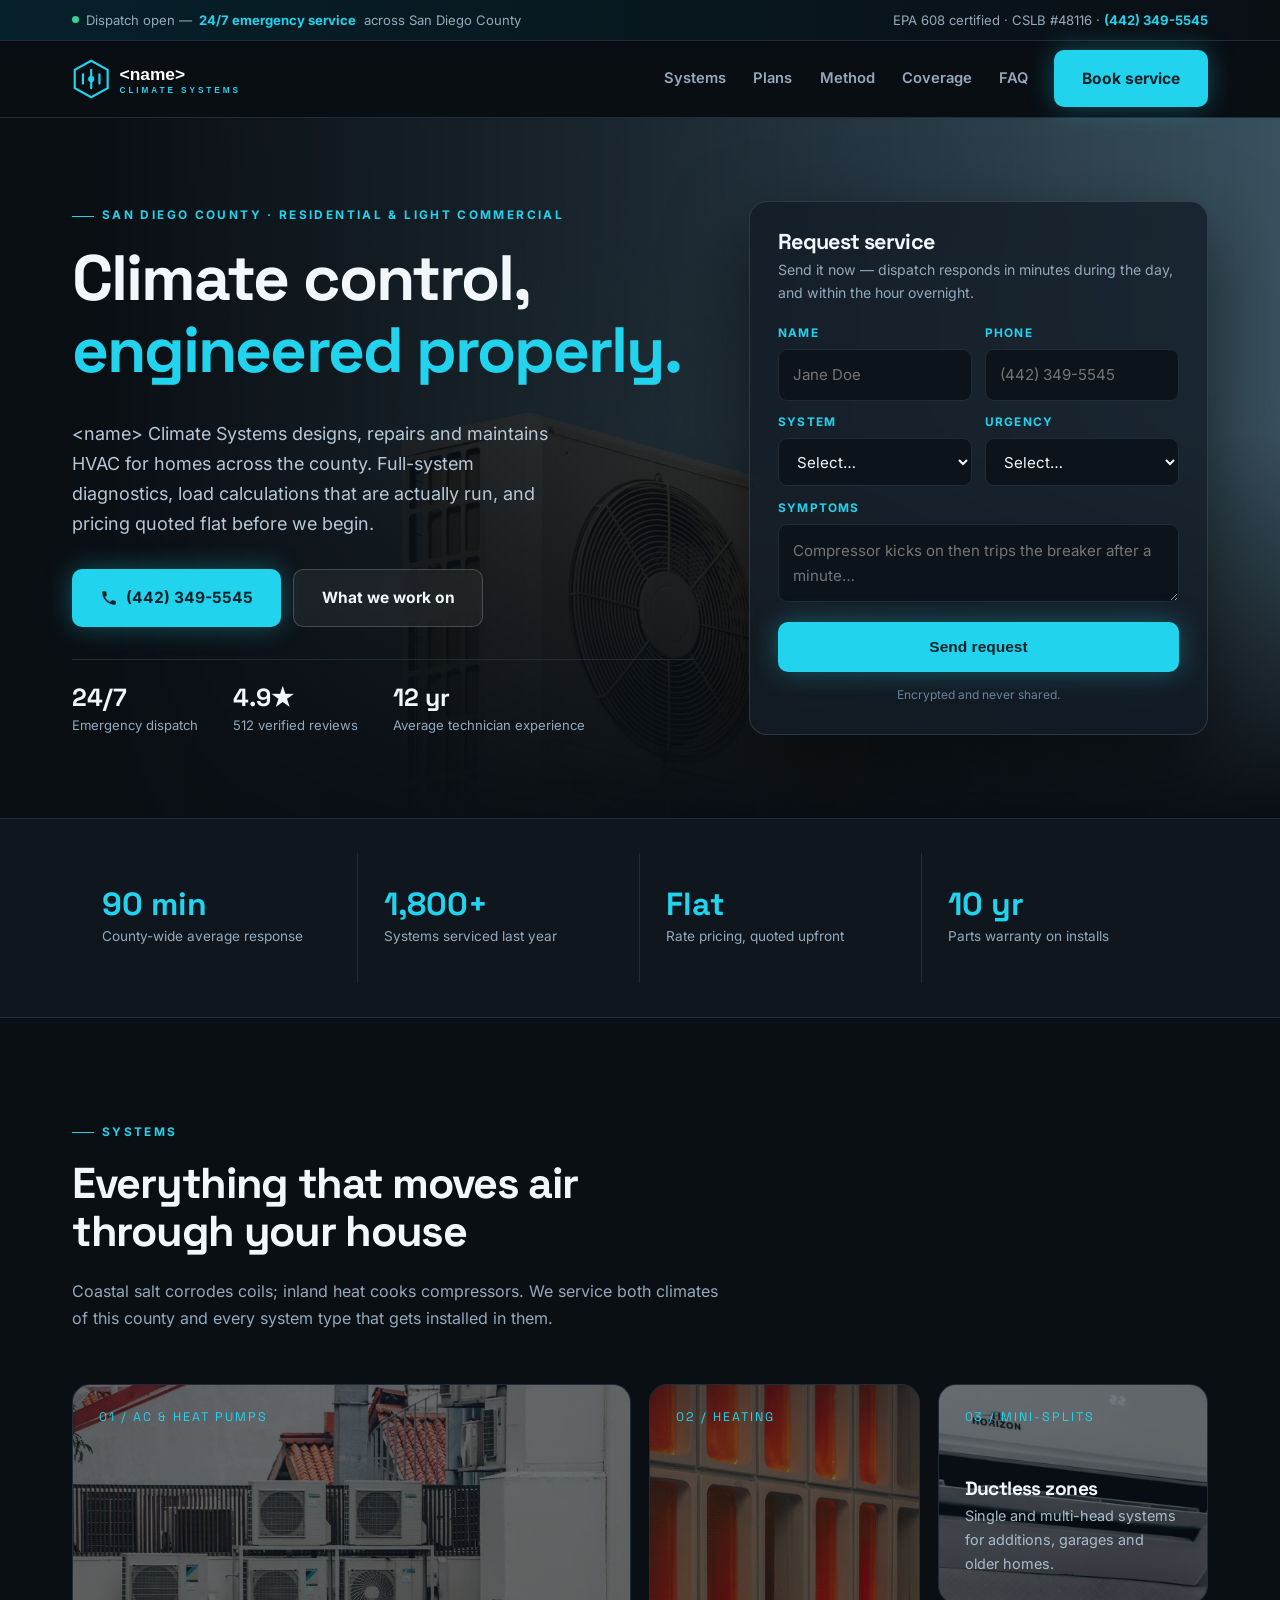
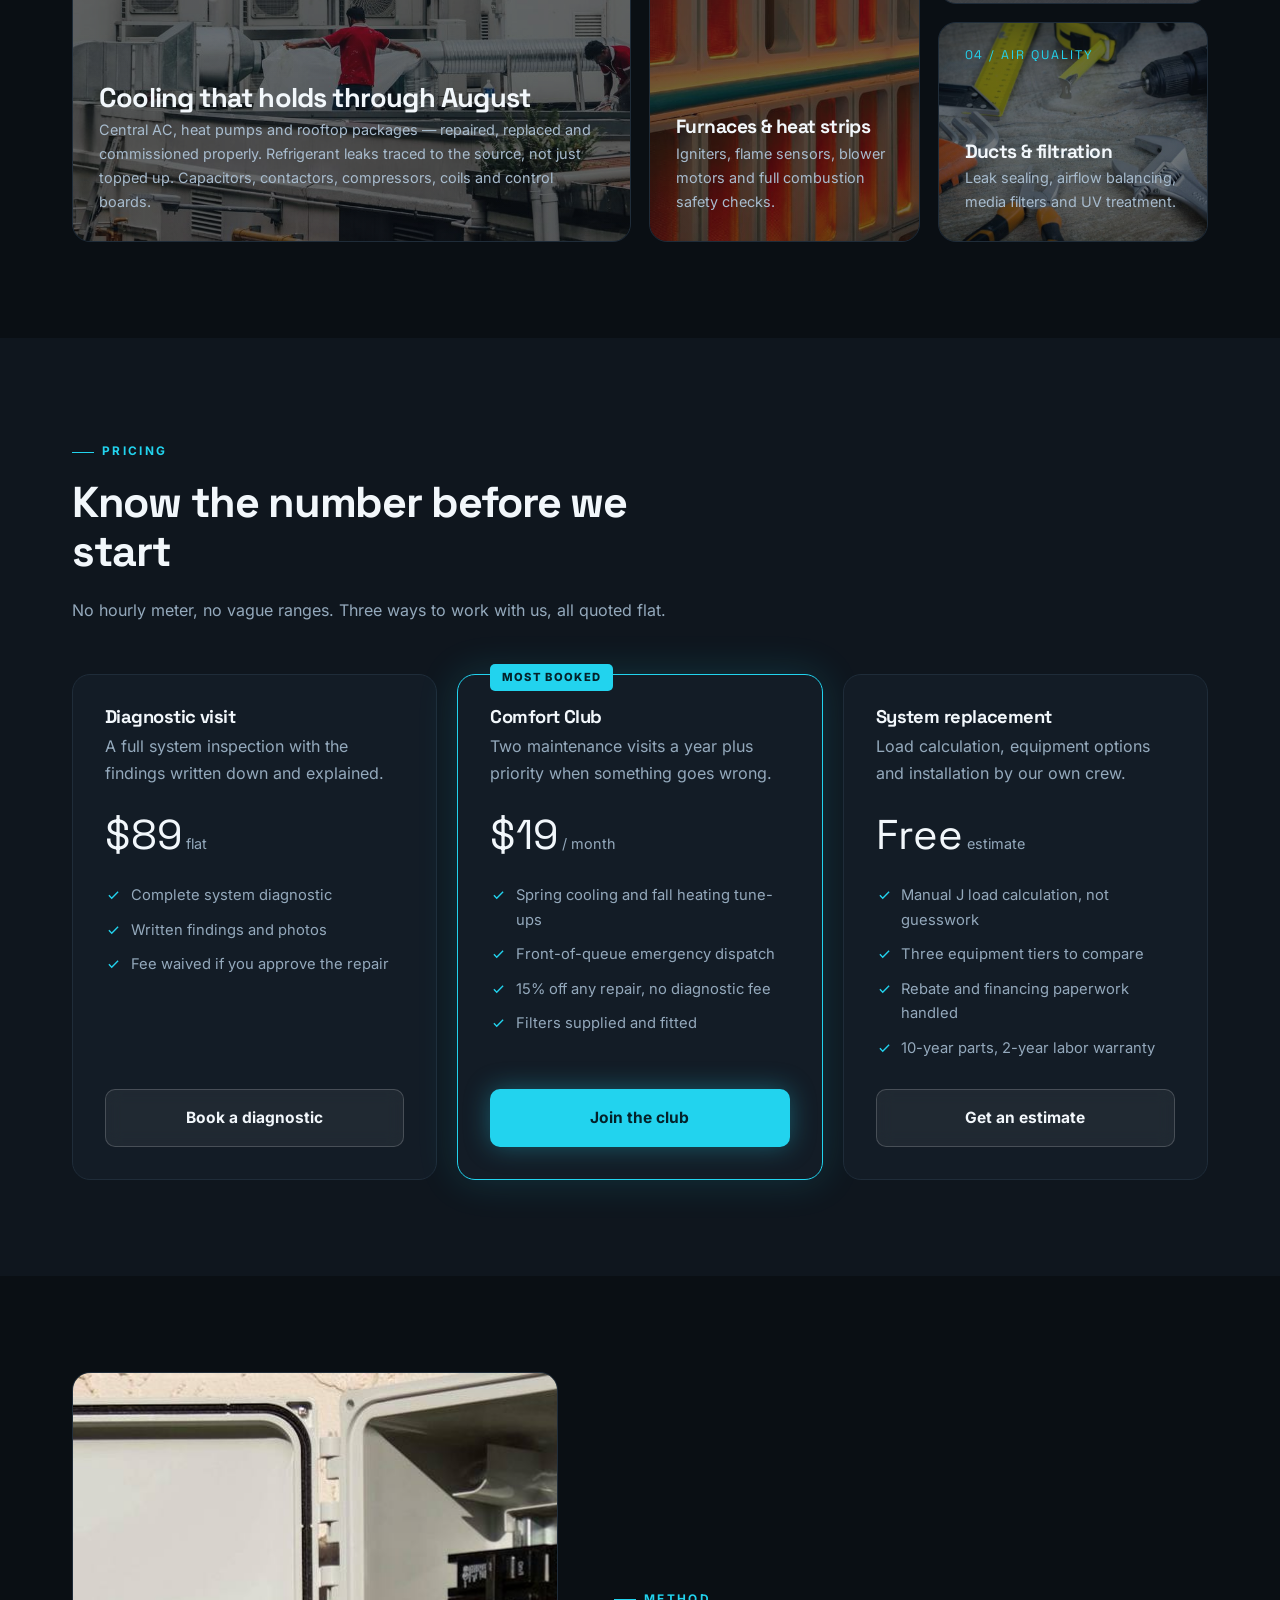
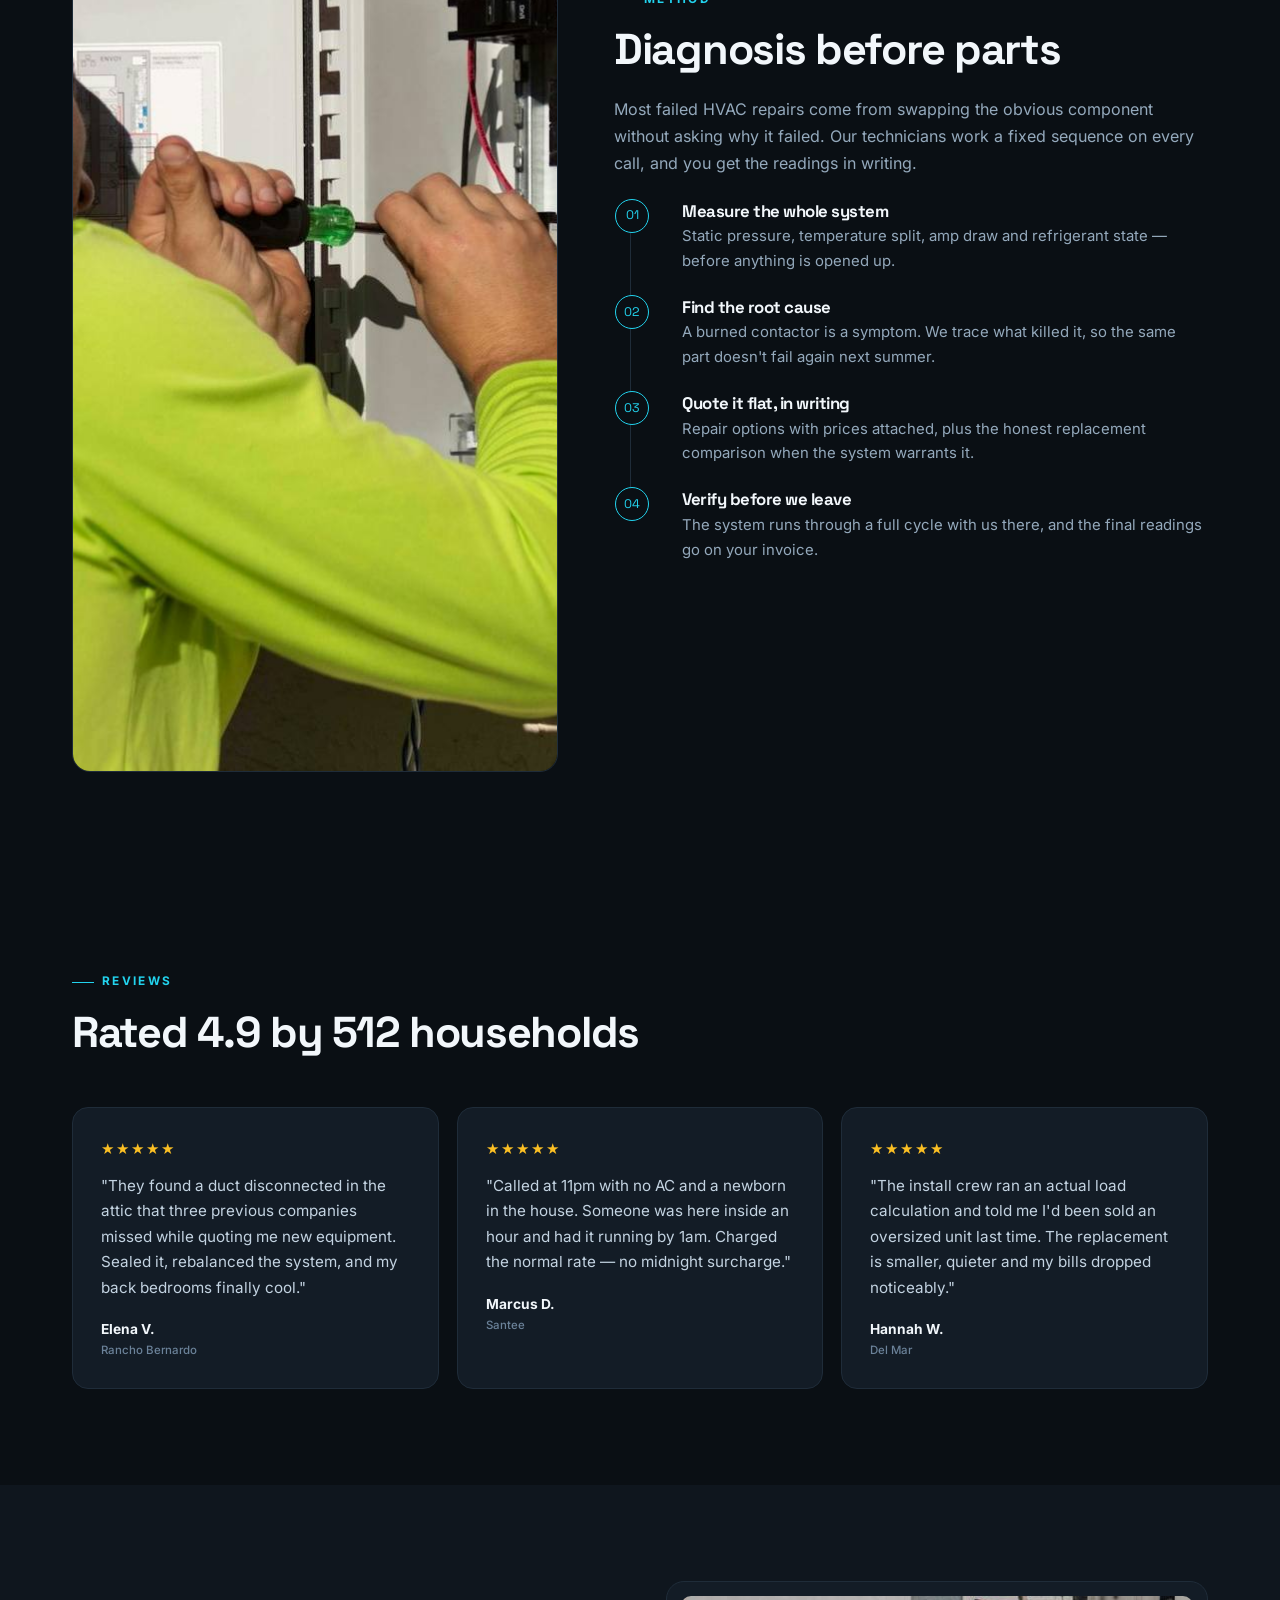
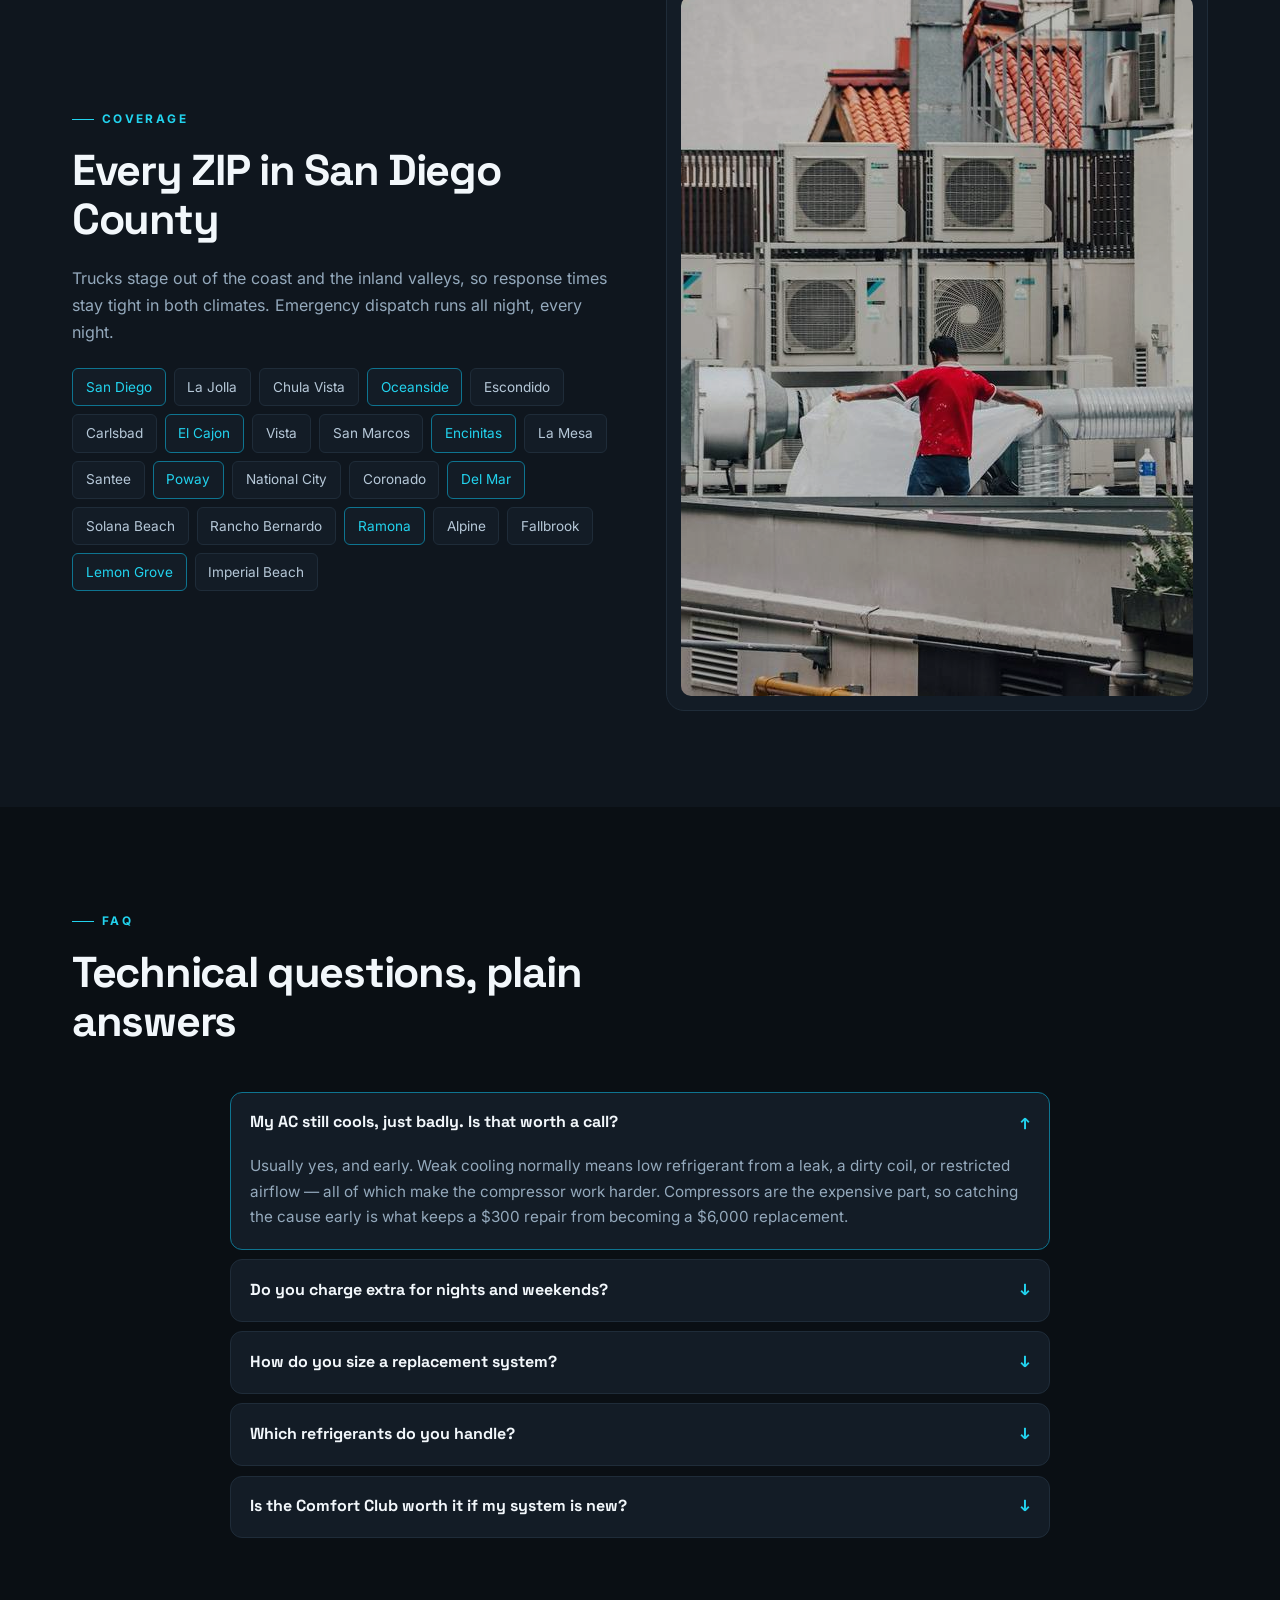
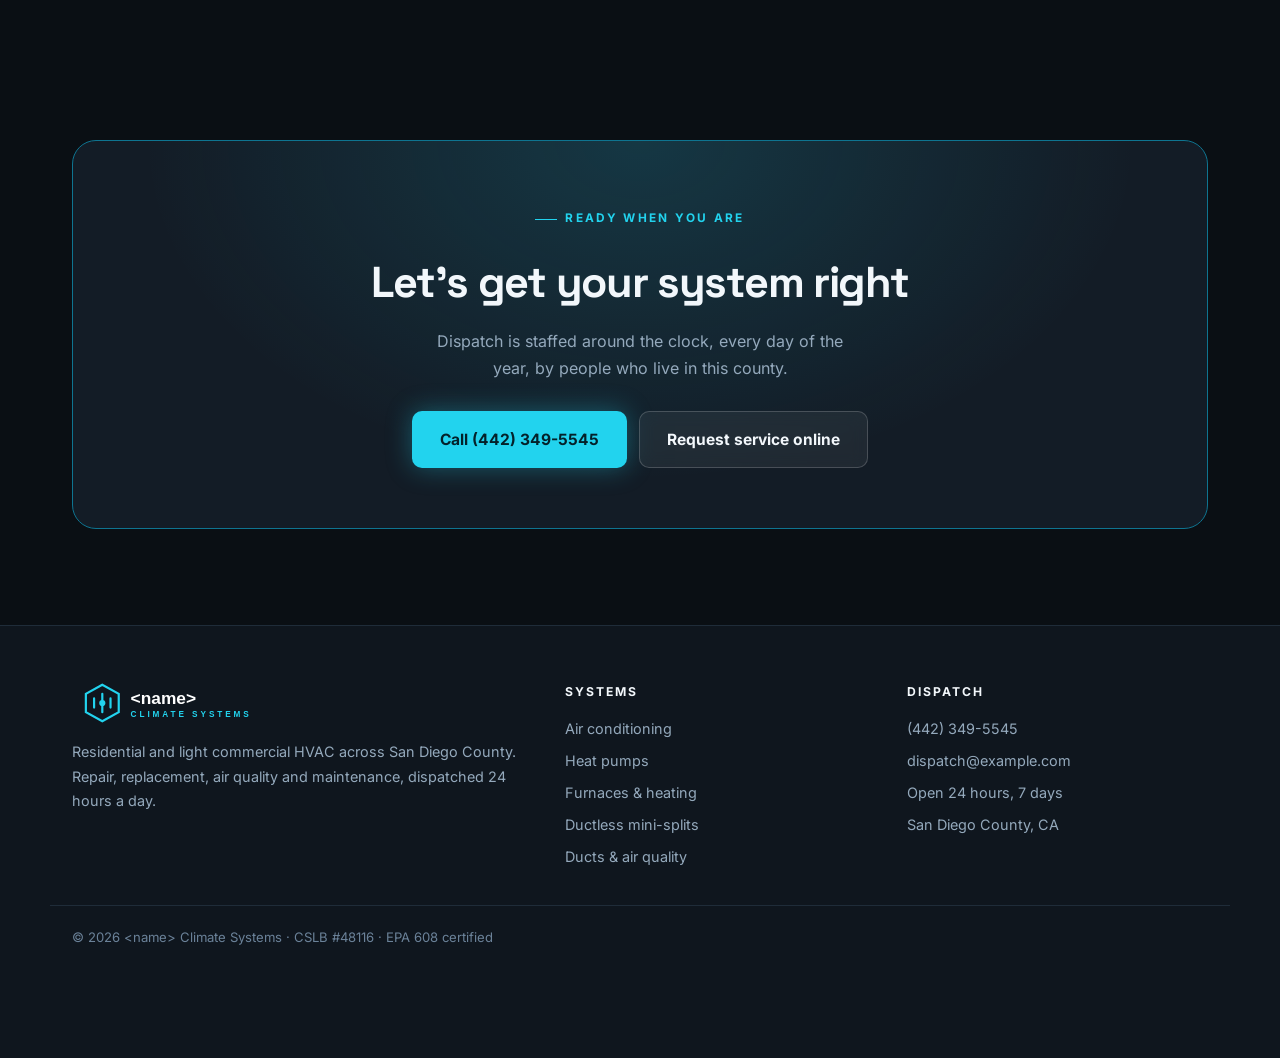
<file: sites/hvac-02-nocturne/index.html>
<!DOCTYPE html>
<html lang="en">
<head>
<meta charset="utf-8">
<meta name="viewport" content="width=device-width, initial-scale=1">
<title>HVAC Repair &amp; Installation, San Diego County | &lt;name&gt; Climate Systems</title>
<meta name="description" content="Precision HVAC service across San Diego County — AC repair, heat pumps, mini-splits, air quality and maintenance plans. 24/7 dispatch, flat-rate pricing, certified technicians.">
<link rel="icon" href="assets/favicon.svg" type="image/svg+xml">
<meta property="og:title" content="HVAC Repair &amp; Installation, San Diego County | <name> Climate Systems">
<meta property="og:description" content="Precision HVAC service across San Diego County. 24/7 dispatch, flat-rate pricing.">
<meta property="og:type" content="website">
<meta property="og:image" content="assets/img/hero.jpg">
<link rel="stylesheet" href="assets/css/style.css">
<script type="application/ld+json">
{
  "@context": "https://schema.org",
  "@type": "HVACBusiness",
  "name": "<name> Climate Systems",
  "telephone": "+1-442-349-5545",
  "priceRange": "$$$",
  "areaServed": { "@type": "AdministrativeArea", "name": "San Diego County, California" },
  "address": { "@type": "PostalAddress", "addressRegion": "CA", "addressCountry": "US" },
  "openingHours": "Mo-Su 00:00-23:59"
}
</script>
</head>
<body>

<div class="topbar">
  <div class="wrap">
    <span class="live">Dispatch open — <b>24/7 emergency service</b> across San Diego County</span>
    <span class="hide-sm">EPA 608 certified · CSLB #48116 · <b><a href="tel:+14423495545">(442) 349-5545</a></b></span>
  </div>
</div>

<header class="header">
  <div class="wrap">
    <a class="logo" href="#top"><img src="assets/logo.svg" alt="&lt;name&gt; Climate Systems" width="256" height="46"></a>
    <button class="nav-toggle" aria-expanded="false" aria-controls="nav" aria-label="Menu">
      <svg width="20" height="20" viewBox="0 0 24 24" fill="none" stroke="currentColor" stroke-width="2"><path d="M3 6h18M3 12h18M3 18h18"/></svg>
    </button>
    <nav class="nav" id="nav">
      <a href="#systems">Systems</a>
      <a href="#plans">Plans</a>
      <a href="#method">Method</a>
      <a href="#areas">Coverage</a>
      <a href="#faq">FAQ</a>
    </nav>
    <a class="btn btn-cyan" href="#book">Book service</a>
  </div>
</header>

<main id="top">

<section class="hero">
  <div class="hero-bg">
    <img src="assets/img/hero.jpg" width="1800" height="1100" alt="Rooftop air conditioning condenser against an evening sky" fetchpriority="high">
  </div>
  <div class="wrap">
    <div>
      <p class="kicker">San Diego County · Residential &amp; light commercial</p>
      <h1>Climate control, <span>engineered properly.</span></h1>
      <p class="lead">&lt;name&gt; Climate Systems designs, repairs and maintains HVAC for homes across the county. Full-system diagnostics, load calculations that are actually run, and pricing quoted flat before we begin.</p>
      <div class="hero-actions">
        <a class="btn btn-cyan" href="tel:+14423495545">
          <svg width="18" height="18" viewBox="0 0 24 24" fill="currentColor"><path d="M6.6 10.8a15.1 15.1 0 0 0 6.6 6.6l2.2-2.2a1 1 0 0 1 1-.25 11.4 11.4 0 0 0 3.6.57 1 1 0 0 1 1 1V20a1 1 0 0 1-1 1A17 17 0 0 1 3 4a1 1 0 0 1 1-1h3.5a1 1 0 0 1 1 1c0 1.25.2 2.46.57 3.6a1 1 0 0 1-.25 1l-2.22 2.2Z"/></svg>
          (442) 349-5545
        </a>
        <a class="btn btn-glass" href="#systems">What we work on</a>
      </div>
      <div class="hero-meta">
        <div><b>24/7</b><span>Emergency dispatch</span></div>
        <div><b>4.9★</b><span>512 verified reviews</span></div>
        <div><b>12 yr</b><span>Average technician experience</span></div>
      </div>
    </div>

    <div id="book">
      <form class="glass" id="quote-form" novalidate>
        <div class="form-body">
          <h2>Request service</h2>
          <p class="sub">Send it now — dispatch responds in minutes during the day, and within the hour overnight.</p>
          <div class="row">
            <div class="field">
              <label for="name">Name</label>
              <input id="name" name="name" type="text" autocomplete="name" data-required placeholder="Jane Doe">
              <span class="err">Required</span>
            </div>
            <div class="field">
              <label for="phone">Phone</label>
              <input id="phone" name="phone" type="tel" autocomplete="tel" data-required placeholder="(442) 349-5545">
              <span class="err">Enter a valid number</span>
            </div>
          </div>
          <div class="row">
            <div class="field">
              <label for="system">System</label>
              <select id="system" name="system" data-required>
                <option value="">Select…</option>
                <option>Central AC</option>
                <option>Heat pump</option>
                <option>Ductless mini-split</option>
                <option>Gas furnace</option>
                <option>Thermostat / controls</option>
                <option>Air quality / ducts</option>
                <option>New system quote</option>
              </select>
              <span class="err">Required</span>
            </div>
            <div class="field">
              <label for="urgency">Urgency</label>
              <select id="urgency" name="urgency" data-required>
                <option value="">Select…</option>
                <option>Emergency — no heating or cooling</option>
                <option>Soon — within a day or two</option>
                <option>Planned — booking ahead</option>
              </select>
              <span class="err">Required</span>
            </div>
          </div>
          <div class="field">
            <label for="issue">Symptoms</label>
            <textarea id="issue" name="issue" placeholder="Compressor kicks on then trips the breaker after a minute…"></textarea>
          </div>
          <div class="hp" aria-hidden="true"><input name="company" type="text" tabindex="-1" autocomplete="off" aria-hidden="true"></div>
          <button class="btn btn-cyan btn-block" type="submit">Send request</button>
          <p class="mini">Encrypted and never shared.</p>
        </div>
        <div class="form-success" tabindex="-1" role="status">
          <h3>Request logged</h3>
          <p>Dispatch has your details and will confirm your window shortly.</p>
          <p><a class="btn btn-glass" href="tel:+14423495545">Call dispatch directly</a></p>
        </div>
      </form>
    </div>
  </div>
</section>

<section class="spec" style="padding:0">
  <div class="wrap">
    <div><b>90 min</b><span>County-wide average response</span></div>
    <div><b>1,800+</b><span>Systems serviced last year</span></div>
    <div><b>Flat</b><span>Rate pricing, quoted upfront</span></div>
    <div><b>10 yr</b><span>Parts warranty on installs</span></div>
  </div>
</section>

<section id="systems">
  <div class="wrap">
    <div class="narrow">
      <p class="kicker">Systems</p>
      <h2>Everything that moves air through your house</h2>
      <p>Coastal salt corrodes coils; inland heat cooks compressors. We service both climates of this county and every system type that gets installed in them.</p>
    </div>
    <div class="bento">
      <article class="tile wide">
        <img src="assets/img/b-crew.jpg" width="900" height="700" alt="Technicians working on rooftop air conditioning units" loading="lazy">
        <span class="tile-num">01 / AC &amp; HEAT PUMPS</span>
        <h3>Cooling that holds through August</h3>
        <p>Central AC, heat pumps and rooftop packages — repaired, replaced and commissioned properly. Refrigerant leaks traced to the source, not just topped up. Capacitors, contactors, compressors, coils and control boards.</p>
      </article>
      <article class="tile tall">
        <img src="assets/img/b-heat.jpg" width="700" height="700" alt="Glowing heating element" loading="lazy">
        <span class="tile-num">02 / HEATING</span>
        <h3>Furnaces &amp; heat strips</h3>
        <p>Igniters, flame sensors, blower motors and full combustion safety checks.</p>
      </article>
      <article class="tile">
        <img src="assets/img/b-indoor.jpg" width="700" height="700" alt="Wall-mounted mini-split air conditioner" loading="lazy">
        <span class="tile-num">03 / MINI-SPLITS</span>
        <h3>Ductless zones</h3>
        <p>Single and multi-head systems for additions, garages and older homes.</p>
      </article>
      <article class="tile">
        <img src="assets/img/b-tools.jpg" width="900" height="600" alt="Hand tools laid out on a workbench" loading="lazy">
        <span class="tile-num">04 / AIR QUALITY</span>
        <h3>Ducts &amp; filtration</h3>
        <p>Leak sealing, airflow balancing, media filters and UV treatment.</p>
      </article>
    </div>
  </div>
</section>

<section class="plans" id="plans">
  <div class="wrap">
    <div class="narrow">
      <p class="kicker">Pricing</p>
      <h2>Know the number before we start</h2>
      <p>No hourly meter, no vague ranges. Three ways to work with us, all quoted flat.</p>
    </div>
    <div class="plan-grid">
      <article class="plan">
        <h3>Diagnostic visit</h3>
        <p>A full system inspection with the findings written down and explained.</p>
        <div class="price">$89<small> flat</small></div>
        <ul>
          <li><svg width="17" height="17" viewBox="0 0 24 24" fill="currentColor"><path d="M9.5 17.2 4.8 12.5l1.4-1.4 3.3 3.3 8.3-8.3 1.4 1.4z"/></svg> Complete system diagnostic</li>
          <li><svg width="17" height="17" viewBox="0 0 24 24" fill="currentColor"><path d="M9.5 17.2 4.8 12.5l1.4-1.4 3.3 3.3 8.3-8.3 1.4 1.4z"/></svg> Written findings and photos</li>
          <li><svg width="17" height="17" viewBox="0 0 24 24" fill="currentColor"><path d="M9.5 17.2 4.8 12.5l1.4-1.4 3.3 3.3 8.3-8.3 1.4 1.4z"/></svg> Fee waived if you approve the repair</li>
        </ul>
        <a class="btn btn-glass btn-block" href="#book">Book a diagnostic</a>
      </article>

      <article class="plan featured">
        <span class="flagship">Most booked</span>
        <h3>Comfort Club</h3>
        <p>Two maintenance visits a year plus priority when something goes wrong.</p>
        <div class="price">$19<small> / month</small></div>
        <ul>
          <li><svg width="17" height="17" viewBox="0 0 24 24" fill="currentColor"><path d="M9.5 17.2 4.8 12.5l1.4-1.4 3.3 3.3 8.3-8.3 1.4 1.4z"/></svg> Spring cooling and fall heating tune-ups</li>
          <li><svg width="17" height="17" viewBox="0 0 24 24" fill="currentColor"><path d="M9.5 17.2 4.8 12.5l1.4-1.4 3.3 3.3 8.3-8.3 1.4 1.4z"/></svg> Front-of-queue emergency dispatch</li>
          <li><svg width="17" height="17" viewBox="0 0 24 24" fill="currentColor"><path d="M9.5 17.2 4.8 12.5l1.4-1.4 3.3 3.3 8.3-8.3 1.4 1.4z"/></svg> 15% off any repair, no diagnostic fee</li>
          <li><svg width="17" height="17" viewBox="0 0 24 24" fill="currentColor"><path d="M9.5 17.2 4.8 12.5l1.4-1.4 3.3 3.3 8.3-8.3 1.4 1.4z"/></svg> Filters supplied and fitted</li>
        </ul>
        <a class="btn btn-cyan btn-block" href="#book">Join the club</a>
      </article>

      <article class="plan">
        <h3>System replacement</h3>
        <p>Load calculation, equipment options and installation by our own crew.</p>
        <div class="price">Free<small> estimate</small></div>
        <ul>
          <li><svg width="17" height="17" viewBox="0 0 24 24" fill="currentColor"><path d="M9.5 17.2 4.8 12.5l1.4-1.4 3.3 3.3 8.3-8.3 1.4 1.4z"/></svg> Manual J load calculation, not guesswork</li>
          <li><svg width="17" height="17" viewBox="0 0 24 24" fill="currentColor"><path d="M9.5 17.2 4.8 12.5l1.4-1.4 3.3 3.3 8.3-8.3 1.4 1.4z"/></svg> Three equipment tiers to compare</li>
          <li><svg width="17" height="17" viewBox="0 0 24 24" fill="currentColor"><path d="M9.5 17.2 4.8 12.5l1.4-1.4 3.3 3.3 8.3-8.3 1.4 1.4z"/></svg> Rebate and financing paperwork handled</li>
          <li><svg width="17" height="17" viewBox="0 0 24 24" fill="currentColor"><path d="M9.5 17.2 4.8 12.5l1.4-1.4 3.3 3.3 8.3-8.3 1.4 1.4z"/></svg> 10-year parts, 2-year labor warranty</li>
        </ul>
        <a class="btn btn-glass btn-block" href="#book">Get an estimate</a>
      </article>
    </div>
  </div>
</section>

<section class="split" id="method">
  <div class="wrap">
    <img src="assets/img/tech.jpg" width="800" height="1000" alt="HVAC technician in high-visibility clothing working on equipment" loading="lazy">
    <div>
      <p class="kicker">Method</p>
      <h2>Diagnosis before parts</h2>
      <p>Most failed HVAC repairs come from swapping the obvious component without asking why it failed. Our technicians work a fixed sequence on every call, and you get the readings in writing.</p>
      <ol class="steps">
        <li>
          <h3>Measure the whole system</h3>
          <p>Static pressure, temperature split, amp draw and refrigerant state — before anything is opened up.</p>
        </li>
        <li>
          <h3>Find the root cause</h3>
          <p>A burned contactor is a symptom. We trace what killed it, so the same part doesn't fail again next summer.</p>
        </li>
        <li>
          <h3>Quote it flat, in writing</h3>
          <p>Repair options with prices attached, plus the honest replacement comparison when the system warrants it.</p>
        </li>
        <li>
          <h3>Verify before we leave</h3>
          <p>The system runs through a full cycle with us there, and the final readings go on your invoice.</p>
        </li>
      </ol>
    </div>
  </div>
</section>

<section>
  <div class="wrap">
    <div class="narrow">
      <p class="kicker">Reviews</p>
      <h2>Rated 4.9 by 512 households</h2>
    </div>
    <div class="reviews">
      <article class="review">
        <div class="stars" aria-label="5 out of 5 stars">★★★★★</div>
        <p>"They found a duct disconnected in the attic that three previous companies missed while quoting me new equipment. Sealed it, rebalanced the system, and my back bedrooms finally cool."</p>
        <div class="who">Elena V.<small>Rancho Bernardo</small></div>
      </article>
      <article class="review">
        <div class="stars" aria-label="5 out of 5 stars">★★★★★</div>
        <p>"Called at 11pm with no AC and a newborn in the house. Someone was here inside an hour and had it running by 1am. Charged the normal rate — no midnight surcharge."</p>
        <div class="who">Marcus D.<small>Santee</small></div>
      </article>
      <article class="review">
        <div class="stars" aria-label="5 out of 5 stars">★★★★★</div>
        <p>"The install crew ran an actual load calculation and told me I'd been sold an oversized unit last time. The replacement is smaller, quieter and my bills dropped noticeably."</p>
        <div class="who">Hannah W.<small>Del Mar</small></div>
      </article>
    </div>
  </div>
</section>

<section class="areas" id="areas">
  <div class="wrap">
    <div>
      <p class="kicker">Coverage</p>
      <h2>Every ZIP in San Diego County</h2>
      <p>Trucks stage out of the coast and the inland valleys, so response times stay tight in both climates. Emergency dispatch runs all night, every night.</p>
      <div class="tagcloud">
        <span>San Diego</span><span>La Jolla</span><span>Chula Vista</span><span>Oceanside</span>
        <span>Escondido</span><span>Carlsbad</span><span>El Cajon</span><span>Vista</span>
        <span>San Marcos</span><span>Encinitas</span><span>La Mesa</span><span>Santee</span>
        <span>Poway</span><span>National City</span><span>Coronado</span><span>Del Mar</span>
        <span>Solana Beach</span><span>Rancho Bernardo</span><span>Ramona</span><span>Alpine</span>
        <span>Fallbrook</span><span>Lemon Grove</span><span>Imperial Beach</span>
      </div>
    </div>
    <div class="map-frame">
      <img src="assets/img/b-crew.jpg" width="900" height="700" alt="Rooftop HVAC units across a building" loading="lazy">
    </div>
  </div>
</section>

<section id="faq">
  <div class="wrap">
    <div class="narrow">
      <p class="kicker">FAQ</p>
      <h2>Technical questions, plain answers</h2>
    </div>
    <div class="faq-list">
      <details open>
        <summary>My AC still cools, just badly. Is that worth a call?</summary>
        <div class="answer">Usually yes, and early. Weak cooling normally means low refrigerant from a leak, a dirty coil, or restricted airflow — all of which make the compressor work harder. Compressors are the expensive part, so catching the cause early is what keeps a $300 repair from becoming a $6,000 replacement.</div>
      </details>
      <details>
        <summary>Do you charge extra for nights and weekends?</summary>
        <div class="answer">No. Our rate is the same at 2pm on a Tuesday as it is at 2am on a Sunday. Emergency dispatch is about availability, not surcharges.</div>
      </details>
      <details>
        <summary>How do you size a replacement system?</summary>
        <div class="answer">With a Manual J load calculation based on your home's square footage, insulation, window area and orientation — not by copying whatever was there before. Oversized systems short-cycle, cool unevenly and fail early; it's the most common installation mistake we find.</div>
      </details>
      <details>
        <summary>Which refrigerants do you handle?</summary>
        <div class="answer">R-410A and the newer low-GWP A2L refrigerants including R-454B, plus legacy R-22 systems for leak repair and retrofit advice. All our technicians hold EPA Section 608 certification.</div>
      </details>
      <details>
        <summary>Is the Comfort Club worth it if my system is new?</summary>
        <div class="answer">For most manufacturers, documented annual maintenance is a condition of keeping the equipment warranty valid — so on a new system it's often protecting several thousand dollars of coverage for the price of a couple of coffees a month.</div>
      </details>
    </div>
  </div>
</section>

<div class="cta-wrap">
  <div class="wrap">
    <div class="cta">
      <p class="kicker" style="justify-content:center">Ready when you are</p>
      <h2>Let's get your system right</h2>
      <p>Dispatch is staffed around the clock, every day of the year, by people who live in this county.</p>
      <div class="cta-actions">
        <a class="btn btn-cyan" href="tel:+14423495545">Call (442) 349-5545</a>
        <a class="btn btn-glass" href="#book">Request service online</a>
      </div>
    </div>
  </div>
</div>

</main>

<footer class="footer">
  <div class="wrap">
    <div>
      <img src="assets/logo.svg" alt="&lt;name&gt; Climate Systems" width="256" height="46">
      <p>Residential and light commercial HVAC across San Diego County. Repair, replacement, air quality and maintenance, dispatched 24 hours a day.</p>
    </div>
    <div>
      <h4>Systems</h4>
      <ul>
        <li><a href="#systems">Air conditioning</a></li>
        <li><a href="#systems">Heat pumps</a></li>
        <li><a href="#systems">Furnaces &amp; heating</a></li>
        <li><a href="#systems">Ductless mini-splits</a></li>
        <li><a href="#systems">Ducts &amp; air quality</a></li>
      </ul>
    </div>
    <div>
      <h4>Dispatch</h4>
      <ul>
        <li><a href="tel:+14423495545">(442) 349-5545</a></li>
        <li><a href="mailto:dispatch@example.com">dispatch@example.com</a></li>
        <li>Open 24 hours, 7 days</li>
        <li>San Diego County, CA</li>
      </ul>
    </div>
  </div>
  <div class="wrap footer-bottom">
    <p style="margin:0">&copy; <span id="year">2026</span> &lt;name&gt; Climate Systems · CSLB #48116 · EPA 608 certified</p>
  </div>
</footer>

<div class="mobile-bar">
  <a class="btn btn-glass" href="#book">Book service</a>
  <a class="btn btn-cyan" href="tel:+14423495545">Call 24/7</a>
</div>

<script src="assets/js/main.js"></script>
</body>
</html>
</file>
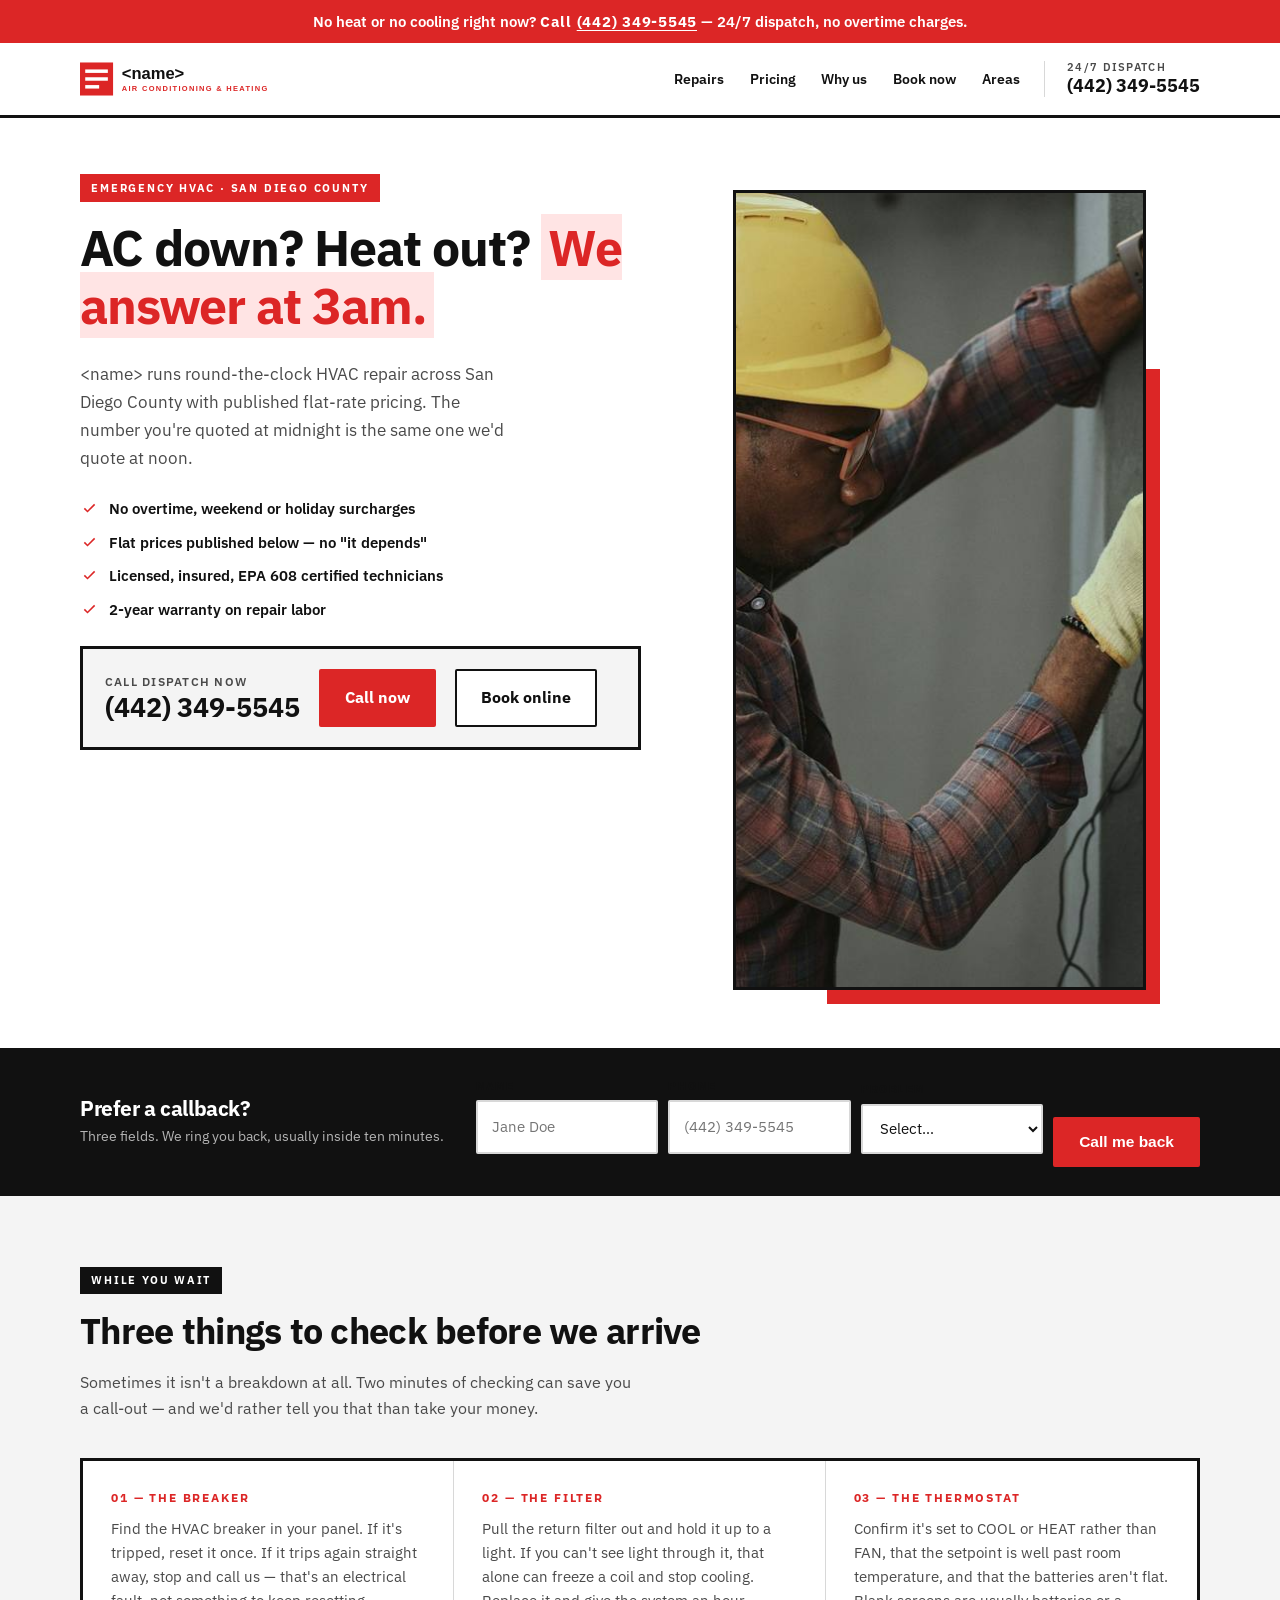
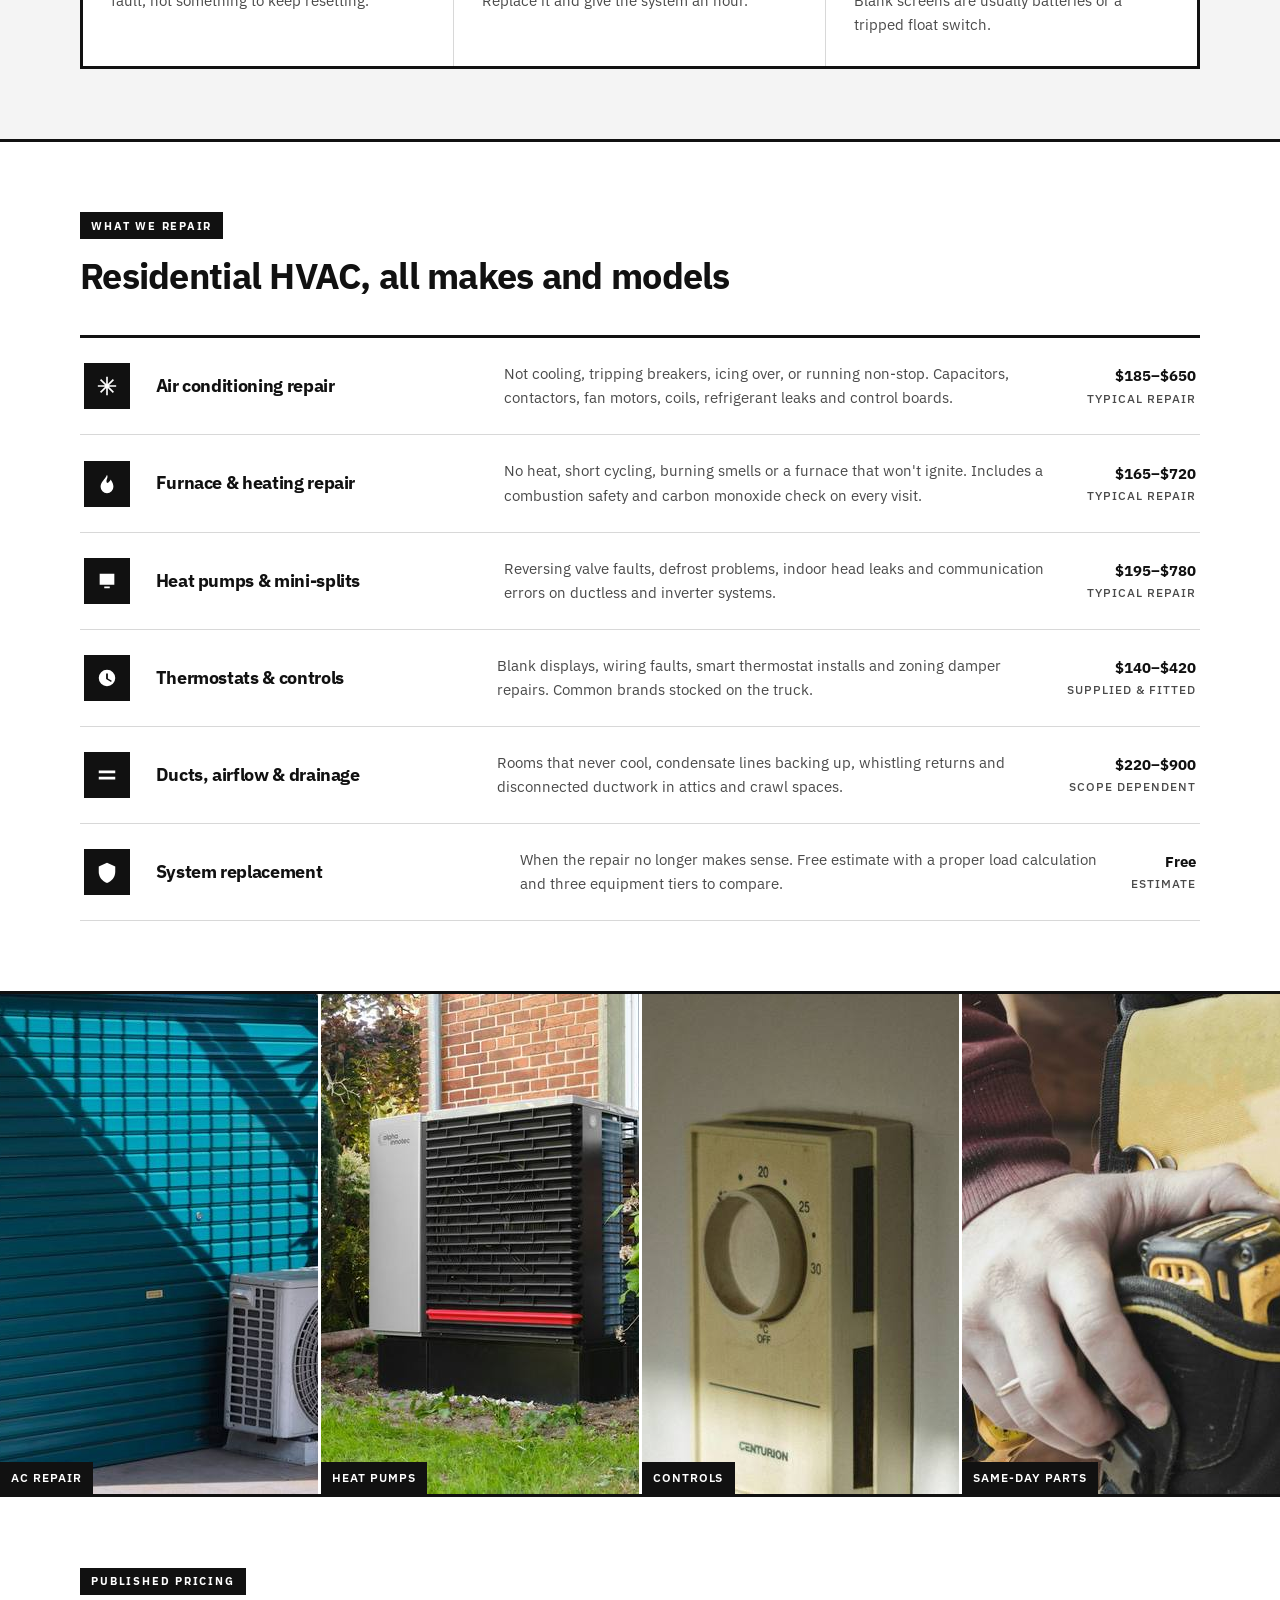
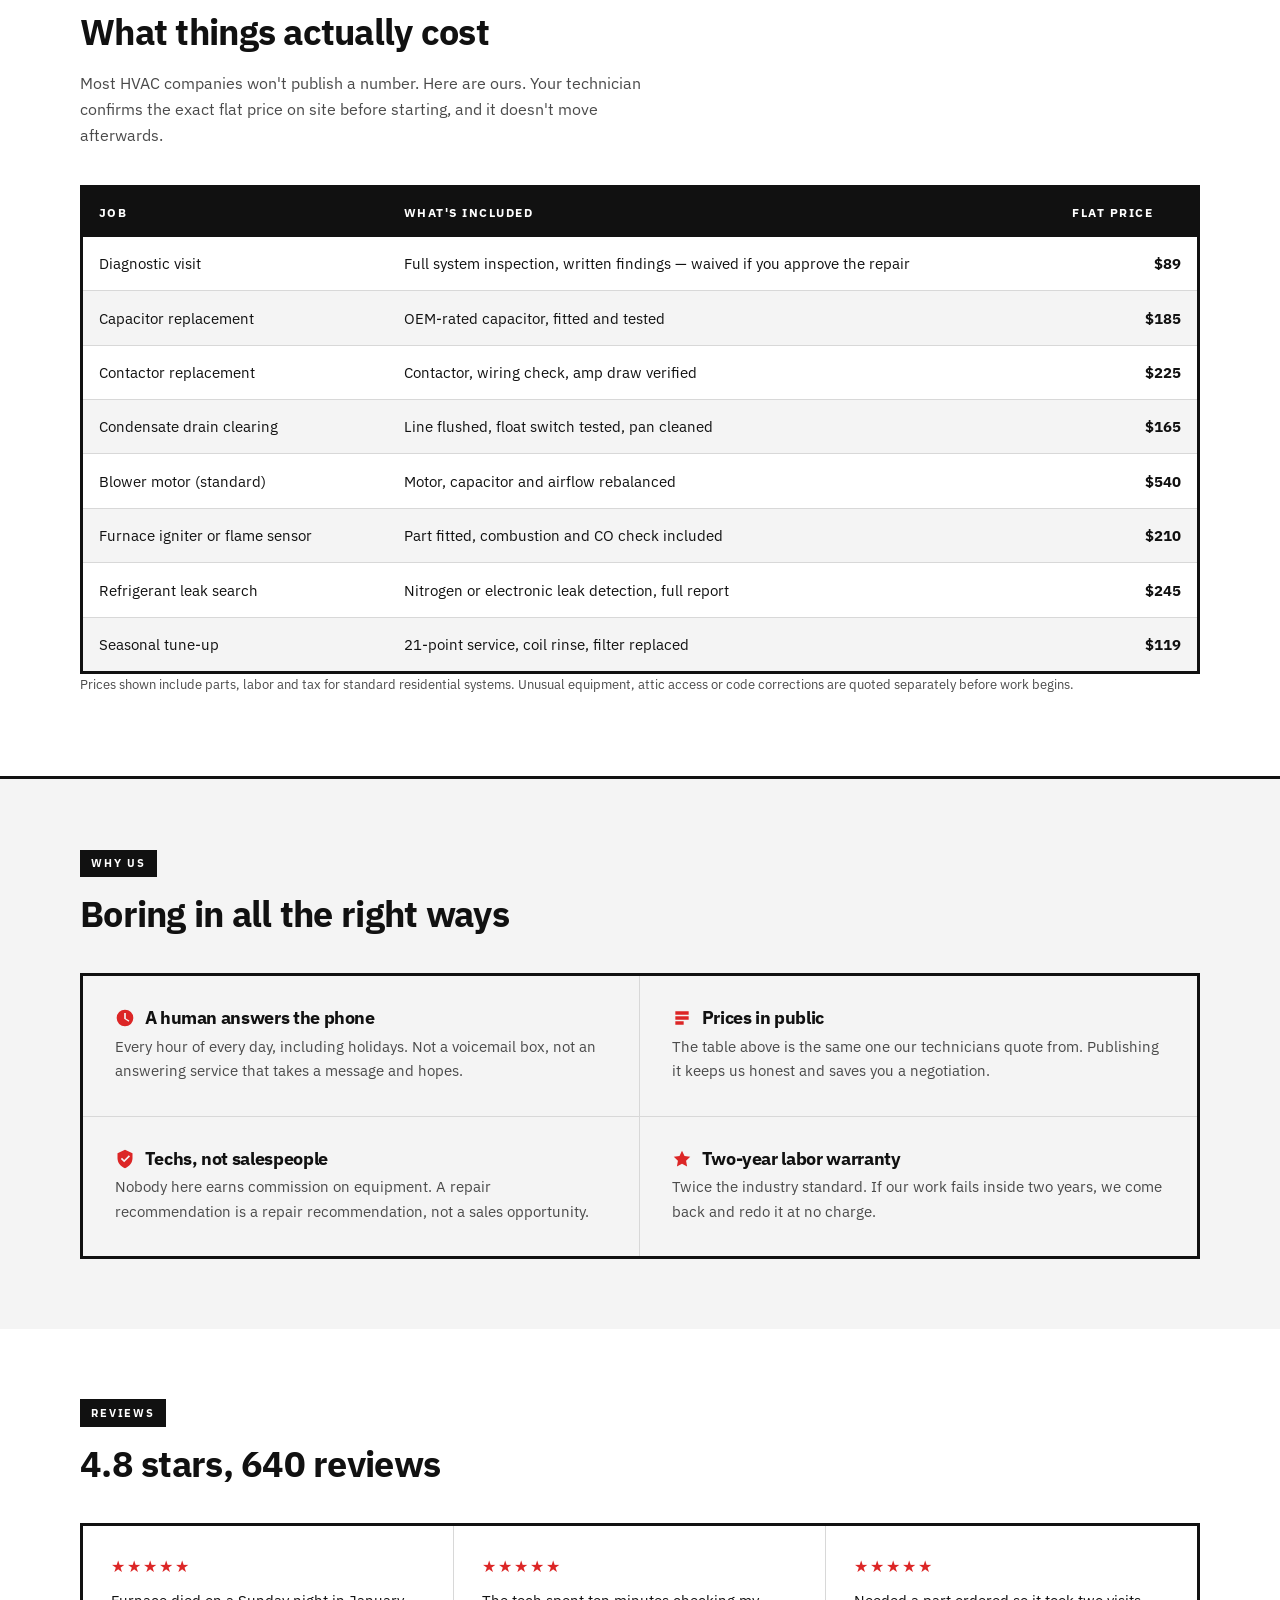
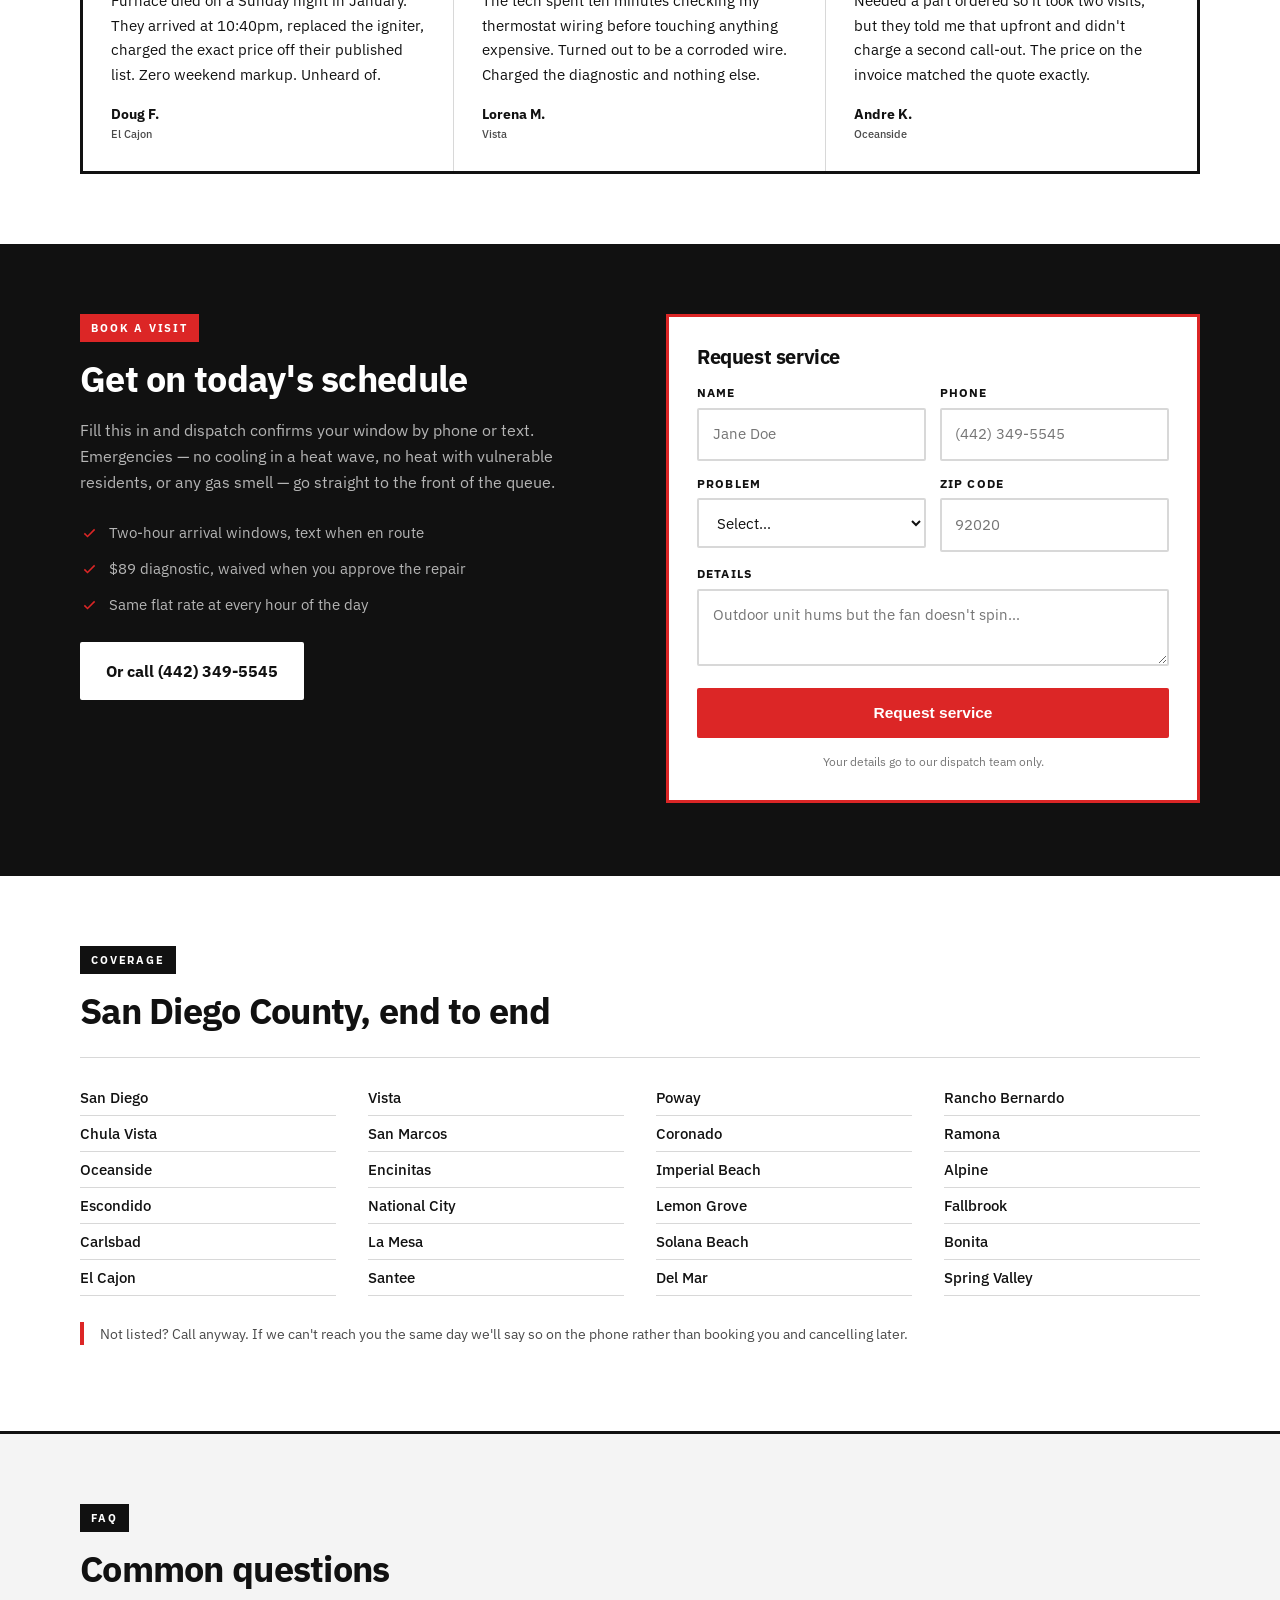
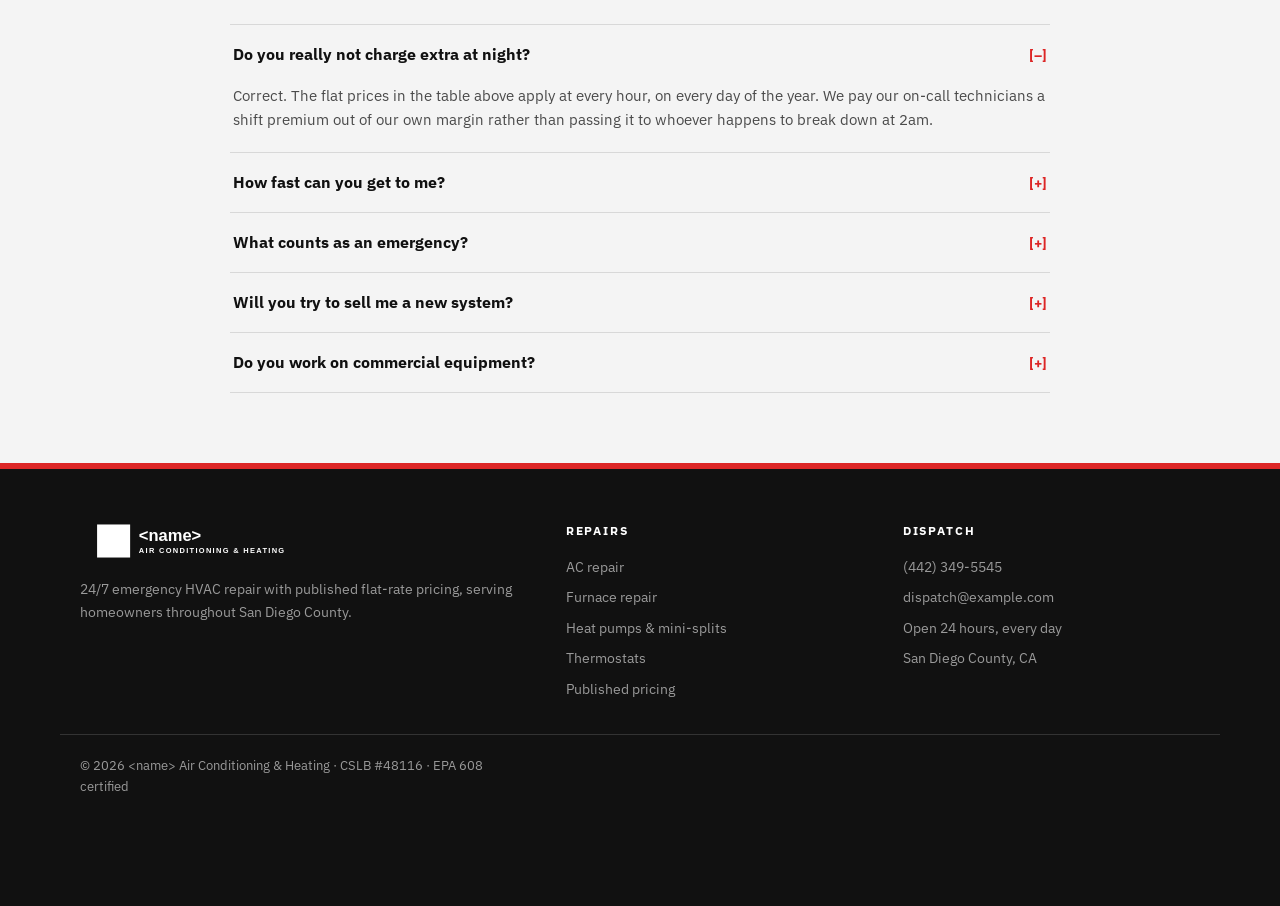
<file: sites/hvac-03-redalert/index.html>
<!DOCTYPE html>
<html lang="en">
<head>
<meta charset="utf-8">
<meta name="viewport" content="width=device-width, initial-scale=1">
<title>24/7 Emergency AC &amp; Heating Repair — San Diego County | &lt;name&gt;</title>
<meta name="description" content="Emergency air conditioning and heating repair in San Diego County. Published flat-rate pricing, 24/7 dispatch, licensed technicians. No overtime charges, ever.">
<link rel="icon" href="assets/favicon.svg" type="image/svg+xml">
<meta property="og:title" content="24/7 Emergency AC &amp; Heating Repair — San Diego County | <name>">
<meta property="og:description" content="Emergency HVAC repair with published flat-rate pricing. No overtime charges.">
<meta property="og:type" content="website">
<meta property="og:image" content="assets/img/hero.jpg">
<link rel="stylesheet" href="assets/css/style.css">
<script type="application/ld+json">
{
  "@context": "https://schema.org",
  "@type": "HVACBusiness",
  "name": "<name> Air Conditioning & Heating",
  "telephone": "+1-442-349-5545",
  "priceRange": "$$",
  "areaServed": { "@type": "AdministrativeArea", "name": "San Diego County, California" },
  "address": { "@type": "PostalAddress", "addressRegion": "CA", "addressCountry": "US" },
  "openingHours": "Mo-Su 00:00-23:59"
}
</script>
</head>
<body>

<div class="alert">
  No heat or no cooling right now? <strong>Call <a href="tel:+14423495545">(442) 349-5545</a></strong> — 24/7 dispatch, no overtime charges.
</div>

<header class="header">
  <div class="wrap">
    <a class="logo" href="#top"><img src="assets/logo.svg" alt="&lt;name&gt; Air Conditioning &amp; Heating" width="262" height="46"></a>
    <button class="nav-toggle" aria-expanded="false" aria-controls="nav" aria-label="Menu">
      <svg width="20" height="20" viewBox="0 0 24 24" fill="none" stroke="currentColor" stroke-width="2.2"><path d="M3 6h18M3 12h18M3 18h18"/></svg>
    </button>
    <nav class="nav" id="nav">
      <a href="#services">Repairs</a>
      <a href="#pricing">Pricing</a>
      <a href="#why">Why us</a>
      <a href="#book">Book now</a>
      <a href="#areas">Areas</a>
    </nav>
    <a class="tel" href="tel:+14423495545"><small>24/7 dispatch</small><b>(442) 349-5545</b></a>
  </div>
</header>

<main id="top">

<section class="hero">
  <div class="wrap">
    <div>
      <span class="label red">Emergency HVAC · San Diego County</span>
      <h1>AC down? Heat out? <mark>We answer at 3am.</mark></h1>
      <p class="lead">&lt;name&gt; runs round-the-clock HVAC repair across San Diego County with published flat-rate pricing. The number you're quoted at midnight is the same one we'd quote at noon.</p>
      <ul class="hero-list">
        <li><svg width="19" height="19" viewBox="0 0 24 24" fill="currentColor"><path d="M9.5 17.2 4.8 12.5l1.4-1.4 3.3 3.3 8.3-8.3 1.4 1.4z"/></svg> No overtime, weekend or holiday surcharges</li>
        <li><svg width="19" height="19" viewBox="0 0 24 24" fill="currentColor"><path d="M9.5 17.2 4.8 12.5l1.4-1.4 3.3 3.3 8.3-8.3 1.4 1.4z"/></svg> Flat prices published below — no "it depends"</li>
        <li><svg width="19" height="19" viewBox="0 0 24 24" fill="currentColor"><path d="M9.5 17.2 4.8 12.5l1.4-1.4 3.3 3.3 8.3-8.3 1.4 1.4z"/></svg> Licensed, insured, EPA 608 certified technicians</li>
        <li><svg width="19" height="19" viewBox="0 0 24 24" fill="currentColor"><path d="M9.5 17.2 4.8 12.5l1.4-1.4 3.3 3.3 8.3-8.3 1.4 1.4z"/></svg> 2-year warranty on repair labor</li>
      </ul>
      <div class="callbox">
        <div>
          <small>Call dispatch now</small>
          <span class="num">(442) 349-5545</span>
        </div>
        <a class="btn btn-red" href="tel:+14423495545">Call now</a>
        <a class="btn btn-out" href="#book">Book online</a>
      </div>
    </div>
    <figure class="hero-figure">
      <img src="assets/img/hero.jpg" width="1000" height="800" alt="HVAC technician testing an electrical panel" fetchpriority="high">
    </figure>
  </div>
</section>

<section class="callback" style="padding:26px 0">
  <div class="wrap">
    <div>
      <h2>Prefer a callback?</h2>
      <p>Three fields. We ring you back, usually inside ten minutes.</p>
    </div>
    <form class="strip-form" id="callback-form" novalidate>
      <div class="field">
        <label for="c-name">Name</label>
        <input id="c-name" name="name" type="text" autocomplete="name" data-required placeholder="Jane Doe">
      </div>
      <div class="field">
        <label for="c-phone">Phone</label>
        <input id="c-phone" name="phone" type="tel" autocomplete="tel" data-required placeholder="(442) 349-5545">
      </div>
      <div class="field">
        <label for="c-problem">Problem</label>
        <select id="c-problem" name="service" data-required>
          <option value="">Select…</option>
          <option>No cooling</option><option>No heating</option>
          <option>Weak airflow</option><option>Strange noise or smell</option>
          <option>Water leaking</option><option>Quote for a new system</option>
        </select>
      </div>
      <button class="btn btn-red" type="submit">Call me back</button>
      <div class="hp" aria-hidden="true"><input name="company" type="text" tabindex="-1" autocomplete="off" aria-hidden="true"></div>
    </form>
  </div>
</section>

<section class="advice">
  <div class="wrap">
    <span class="label">While you wait</span>
    <h2>Three things to check before we arrive</h2>
    <p style="max-width:56ch">Sometimes it isn't a breakdown at all. Two minutes of checking can save you a call-out — and we'd rather tell you that than take your money.</p>
    <div class="advice-grid">
      <div>
        <b>01 — The breaker</b>
        <p>Find the HVAC breaker in your panel. If it's tripped, reset it once. If it trips again straight away, stop and call us — that's an electrical fault, not something to keep resetting.</p>
      </div>
      <div>
        <b>02 — The filter</b>
        <p>Pull the return filter out and hold it up to a light. If you can't see light through it, that alone can freeze a coil and stop cooling. Replace it and give the system an hour.</p>
      </div>
      <div>
        <b>03 — The thermostat</b>
        <p>Confirm it's set to COOL or HEAT rather than FAN, that the setpoint is well past room temperature, and that the batteries aren't flat. Blank screens are usually batteries or a tripped float switch.</p>
      </div>
    </div>
  </div>
</section>

<section id="services">
  <div class="wrap">
    <span class="label">What we repair</span>
    <h2>Residential HVAC, all makes and models</h2>
    <div class="rows">
      <div class="srow">
        <span class="ic"><svg width="22" height="22" viewBox="0 0 24 24" fill="currentColor"><path d="M12 2v20M2 12h20M5 5l14 14M19 5 5 19" stroke="currentColor" stroke-width="1.8"/></svg></span>
        <h3>Air conditioning repair</h3>
        <p>Not cooling, tripping breakers, icing over, or running non-stop. Capacitors, contactors, fan motors, coils, refrigerant leaks and control boards.</p>
        <div class="cost">$185–$650<small>typical repair</small></div>
      </div>
      <div class="srow">
        <span class="ic"><svg width="22" height="22" viewBox="0 0 24 24" fill="currentColor"><path d="M12 2c2 4-2 5 0 9 3-1 4-4 4-4 2 3 3 5 3 8a7 7 0 0 1-14 0c0-5 5-8 7-13Z"/></svg></span>
        <h3>Furnace &amp; heating repair</h3>
        <p>No heat, short cycling, burning smells or a furnace that won't ignite. Includes a combustion safety and carbon monoxide check on every visit.</p>
        <div class="cost">$165–$720<small>typical repair</small></div>
      </div>
      <div class="srow">
        <span class="ic"><svg width="22" height="22" viewBox="0 0 24 24" fill="currentColor"><path d="M4 4h16v12H4Zm5 14h6v2H9Z"/></svg></span>
        <h3>Heat pumps &amp; mini-splits</h3>
        <p>Reversing valve faults, defrost problems, indoor head leaks and communication errors on ductless and inverter systems.</p>
        <div class="cost">$195–$780<small>typical repair</small></div>
      </div>
      <div class="srow">
        <span class="ic"><svg width="22" height="22" viewBox="0 0 24 24" fill="currentColor"><path d="M12 3a9 9 0 1 0 9 9 9 9 0 0 0-9-9Zm1 9.6 4.2 2.5-.8 1.3L11 13V7h2Z"/></svg></span>
        <h3>Thermostats &amp; controls</h3>
        <p>Blank displays, wiring faults, smart thermostat installs and zoning damper repairs. Common brands stocked on the truck.</p>
        <div class="cost">$140–$420<small>supplied &amp; fitted</small></div>
      </div>
      <div class="srow">
        <span class="ic"><svg width="22" height="22" viewBox="0 0 24 24" fill="currentColor"><path d="M3 7h18v3H3Zm0 7h18v3H3Z"/></svg></span>
        <h3>Ducts, airflow &amp; drainage</h3>
        <p>Rooms that never cool, condensate lines backing up, whistling returns and disconnected ductwork in attics and crawl spaces.</p>
        <div class="cost">$220–$900<small>scope dependent</small></div>
      </div>
      <div class="srow">
        <span class="ic"><svg width="22" height="22" viewBox="0 0 24 24" fill="currentColor"><path d="M12 2 3 6v6c0 5.3 3.8 10 9 12 5.2-2 9-6.7 9-12V6Z"/></svg></span>
        <h3>System replacement</h3>
        <p>When the repair no longer makes sense. Free estimate with a proper load calculation and three equipment tiers to compare.</p>
        <div class="cost">Free<small>estimate</small></div>
      </div>
    </div>
  </div>
</section>

<div class="photostrip">
  <figure><img src="assets/img/i-ac.jpg" width="700" height="500" alt="Outdoor condenser unit beside a painted wall" loading="lazy"><figcaption>AC repair</figcaption></figure>
  <figure><img src="assets/img/i-heatpump.jpg" width="700" height="500" alt="Heat pump installed outside a house" loading="lazy"><figcaption>Heat pumps</figcaption></figure>
  <figure><img src="assets/img/i-thermostat.jpg" width="700" height="500" alt="Wall thermostat" loading="lazy"><figcaption>Controls</figcaption></figure>
  <figure><img src="assets/img/i-tools.jpg" width="700" height="500" alt="Technician's tool belt with a power drill" loading="lazy"><figcaption>Same-day parts</figcaption></figure>
</div>

<section id="pricing">
  <div class="wrap">
    <span class="label">Published pricing</span>
    <h2>What things actually cost</h2>
    <p style="max-width:58ch">Most HVAC companies won't publish a number. Here are ours. Your technician confirms the exact flat price on site before starting, and it doesn't move afterwards.</p>
    <table class="price-table">
      <caption>Prices shown include parts, labor and tax for standard residential systems. Unusual equipment, attic access or code corrections are quoted separately before work begins.</caption>
      <thead>
        <tr><th scope="col">Job</th><th scope="col">What's included</th><th scope="col">Flat price</th></tr>
      </thead>
      <tbody>
        <tr><td>Diagnostic visit</td><td>Full system inspection, written findings — waived if you approve the repair</td><td>$89</td></tr>
        <tr><td>Capacitor replacement</td><td>OEM-rated capacitor, fitted and tested</td><td>$185</td></tr>
        <tr><td>Contactor replacement</td><td>Contactor, wiring check, amp draw verified</td><td>$225</td></tr>
        <tr><td>Condensate drain clearing</td><td>Line flushed, float switch tested, pan cleaned</td><td>$165</td></tr>
        <tr><td>Blower motor (standard)</td><td>Motor, capacitor and airflow rebalanced</td><td>$540</td></tr>
        <tr><td>Furnace igniter or flame sensor</td><td>Part fitted, combustion and CO check included</td><td>$210</td></tr>
        <tr><td>Refrigerant leak search</td><td>Nitrogen or electronic leak detection, full report</td><td>$245</td></tr>
        <tr><td>Seasonal tune-up</td><td>21-point service, coil rinse, filter replaced</td><td>$119</td></tr>
      </tbody>
    </table>
  </div>
</section>

<section id="why" style="background:var(--grey);border-top:3px solid var(--ink)">
  <div class="wrap">
    <span class="label">Why us</span>
    <h2>Boring in all the right ways</h2>
    <div class="check-grid">
      <div class="check-cell">
        <h3><svg width="20" height="20" viewBox="0 0 24 24" fill="currentColor"><path d="M12 2a10 10 0 1 0 0 20 10 10 0 0 0 0-20Zm1 10.6 4.2 2.5-.8 1.3L11 13V6h2Z"/></svg> A human answers the phone</h3>
        <p>Every hour of every day, including holidays. Not a voicemail box, not an answering service that takes a message and hopes.</p>
      </div>
      <div class="check-cell">
        <h3><svg width="20" height="20" viewBox="0 0 24 24" fill="currentColor"><path d="M4 4h16v4H4Zm0 6h16v4H4Zm0 6h10v4H4Z"/></svg> Prices in public</h3>
        <p>The table above is the same one our technicians quote from. Publishing it keeps us honest and saves you a negotiation.</p>
      </div>
      <div class="check-cell">
        <h3><svg width="20" height="20" viewBox="0 0 24 24" fill="currentColor"><path d="M12 1 3 5v6c0 5.2 3.8 10 9 12 5.2-2 9-6.8 9-12V5Zm-1 15-4-4 1.4-1.4L11 13.2l5.6-5.6L18 9Z"/></svg> Techs, not salespeople</h3>
        <p>Nobody here earns commission on equipment. A repair recommendation is a repair recommendation, not a sales opportunity.</p>
      </div>
      <div class="check-cell">
        <h3><svg width="20" height="20" viewBox="0 0 24 24" fill="currentColor"><path d="M12 2 15 8.3l6.9 1-5 4.8 1.2 6.9L12 17.8 5.9 21l1.2-6.9-5-4.8 6.9-1Z"/></svg> Two-year labor warranty</h3>
        <p>Twice the industry standard. If our work fails inside two years, we come back and redo it at no charge.</p>
      </div>
    </div>
  </div>
</section>

<section>
  <div class="wrap">
    <span class="label">Reviews</span>
    <h2>4.8 stars, 640 reviews</h2>
    <div class="reviews">
      <article class="review">
        <div class="stars" aria-label="5 out of 5 stars">★★★★★</div>
        <p>Furnace died on a Sunday night in January. They arrived at 10:40pm, replaced the igniter, charged the exact price off their published list. Zero weekend markup. Unheard of.</p>
        <div class="who">Doug F.<small>El Cajon</small></div>
      </article>
      <article class="review">
        <div class="stars" aria-label="5 out of 5 stars">★★★★★</div>
        <p>The tech spent ten minutes checking my thermostat wiring before touching anything expensive. Turned out to be a corroded wire. Charged the diagnostic and nothing else.</p>
        <div class="who">Lorena M.<small>Vista</small></div>
      </article>
      <article class="review">
        <div class="stars" aria-label="4 out of 5 stars">★★★★★</div>
        <p>Needed a part ordered so it took two visits, but they told me that upfront and didn't charge a second call-out. The price on the invoice matched the quote exactly.</p>
        <div class="who">Andre K.<small>Oceanside</small></div>
      </article>
    </div>
  </div>
</section>

<section class="book" id="book">
  <div class="wrap">
    <div>
      <span class="label">Book a visit</span>
      <h2>Get on today's schedule</h2>
      <p>Fill this in and dispatch confirms your window by phone or text. Emergencies — no cooling in a heat wave, no heat with vulnerable residents, or any gas smell — go straight to the front of the queue.</p>
      <ul class="book-points">
        <li><svg width="19" height="19" viewBox="0 0 24 24" fill="currentColor"><path d="M9.5 17.2 4.8 12.5l1.4-1.4 3.3 3.3 8.3-8.3 1.4 1.4z"/></svg> Two-hour arrival windows, text when en route</li>
        <li><svg width="19" height="19" viewBox="0 0 24 24" fill="currentColor"><path d="M9.5 17.2 4.8 12.5l1.4-1.4 3.3 3.3 8.3-8.3 1.4 1.4z"/></svg> $89 diagnostic, waived when you approve the repair</li>
        <li><svg width="19" height="19" viewBox="0 0 24 24" fill="currentColor"><path d="M9.5 17.2 4.8 12.5l1.4-1.4 3.3 3.3 8.3-8.3 1.4 1.4z"/></svg> Same flat rate at every hour of the day</li>
      </ul>
      <p style="margin-top:1.6rem"><a class="btn btn-white" href="tel:+14423495545">Or call (442) 349-5545</a></p>
    </div>

    <form class="form" id="quote-form" novalidate>
      <div class="form-body">
        <h3>Request service</h3>
        <div class="row">
          <div class="field">
            <label for="name">Name</label>
            <input id="name" name="name" type="text" autocomplete="name" data-required placeholder="Jane Doe">
            <span class="err">Required</span>
          </div>
          <div class="field">
            <label for="phone">Phone</label>
            <input id="phone" name="phone" type="tel" autocomplete="tel" data-required placeholder="(442) 349-5545">
            <span class="err">Enter a valid number</span>
          </div>
        </div>
        <div class="row">
          <div class="field">
            <label for="service">Problem</label>
            <select id="service" name="service" data-required>
              <option value="">Select…</option>
              <option>No cooling</option><option>No heating</option>
              <option>Weak airflow</option><option>Noise or smell</option>
              <option>Water leak</option><option>Thermostat fault</option>
              <option>New system quote</option>
            </select>
            <span class="err">Required</span>
          </div>
          <div class="field">
            <label for="zip">ZIP code</label>
            <input id="zip" name="zip" type="text" inputmode="numeric" data-required placeholder="92020">
            <span class="err">Required</span>
          </div>
        </div>
        <div class="field">
          <label for="issue">Details</label>
          <textarea id="issue" name="issue" placeholder="Outdoor unit hums but the fan doesn't spin…"></textarea>
        </div>
        <div class="hp" aria-hidden="true"><input name="company" type="text" tabindex="-1" autocomplete="off" aria-hidden="true"></div>
        <button class="btn btn-red btn-block" type="submit">Request service</button>
        <p class="mini">Your details go to our dispatch team only.</p>
      </div>
      <div class="form-success" tabindex="-1" role="status">
        <h3>Booked in</h3>
        <p>Dispatch has your request and will confirm your arrival window shortly.</p>
        <p><a class="btn btn-black" href="tel:+14423495545">Call (442) 349-5545</a></p>
      </div>
    </form>
  </div>
</section>

<section class="areas" id="areas">
  <div class="wrap">
    <span class="label">Coverage</span>
    <h2>San Diego County, end to end</h2>
    <div class="area-cols">
      <span>San Diego</span><span>Chula Vista</span><span>Oceanside</span><span>Escondido</span>
      <span>Carlsbad</span><span>El Cajon</span><span>Vista</span><span>San Marcos</span>
      <span>Encinitas</span><span>National City</span><span>La Mesa</span><span>Santee</span>
      <span>Poway</span><span>Coronado</span><span>Imperial Beach</span><span>Lemon Grove</span>
      <span>Solana Beach</span><span>Del Mar</span><span>Rancho Bernardo</span><span>Ramona</span>
      <span>Alpine</span><span>Fallbrook</span><span>Bonita</span><span>Spring Valley</span>
    </div>
    <p class="areas-note">Not listed? Call anyway. If we can't reach you the same day we'll say so on the phone rather than booking you and cancelling later.</p>
  </div>
</section>

<section class="faq" id="faq">
  <div class="wrap">
    <span class="label">FAQ</span>
    <h2>Common questions</h2>
    <div class="faq-list">
      <details open>
        <summary>Do you really not charge extra at night?</summary>
        <div class="answer">Correct. The flat prices in the table above apply at every hour, on every day of the year. We pay our on-call technicians a shift premium out of our own margin rather than passing it to whoever happens to break down at 2am.</div>
      </details>
      <details>
        <summary>How fast can you get to me?</summary>
        <div class="answer">Two to four hours is typical during the day, county-wide. Overnight it's usually within ninety minutes because the roads are empty. True emergencies are dispatched ahead of routine work.</div>
      </details>
      <details>
        <summary>What counts as an emergency?</summary>
        <div class="answer">No cooling during a heat advisory, no heat when it's below about 50°F, any smell of gas or burning, water actively leaking into the house, or a system tripping breakers repeatedly. If you smell gas, leave the house first and call the gas company, then us.</div>
      </details>
      <details>
        <summary>Will you try to sell me a new system?</summary>
        <div class="answer">Not unless the repair genuinely doesn't add up. Our technicians earn no commission on equipment. When a system really is past saving we'll show you the repair cost, the replacement cost and the running-cost difference, then leave the decision with you.</div>
      </details>
      <details>
        <summary>Do you work on commercial equipment?</summary>
        <div class="answer">Light commercial — rooftop package units, small office splits and similar. Anything larger than about 25 tons is outside what our trucks are set up for, and we'll refer you rather than fumble it.</div>
      </details>
    </div>
  </div>
</section>

</main>

<footer class="footer">
  <div class="wrap">
    <div>
      <img src="assets/logo.svg" alt="&lt;name&gt; Air Conditioning &amp; Heating" width="262" height="46">
      <p>24/7 emergency HVAC repair with published flat-rate pricing, serving homeowners throughout San Diego County.</p>
    </div>
    <div>
      <h4>Repairs</h4>
      <ul>
        <li><a href="#services">AC repair</a></li>
        <li><a href="#services">Furnace repair</a></li>
        <li><a href="#services">Heat pumps &amp; mini-splits</a></li>
        <li><a href="#services">Thermostats</a></li>
        <li><a href="#pricing">Published pricing</a></li>
      </ul>
    </div>
    <div>
      <h4>Dispatch</h4>
      <ul>
        <li><a href="tel:+14423495545">(442) 349-5545</a></li>
        <li><a href="mailto:dispatch@example.com">dispatch@example.com</a></li>
        <li>Open 24 hours, every day</li>
        <li>San Diego County, CA</li>
      </ul>
    </div>
  </div>
  <div class="wrap footer-bottom">
    <p style="margin:0">&copy; <span id="year">2026</span> &lt;name&gt; Air Conditioning &amp; Heating · CSLB #48116 · EPA 608 certified</p>
  </div>
</footer>

<div class="mobile-bar">
  <a class="btn btn-out" href="#book">Book online</a>
  <a class="btn btn-red" href="tel:+14423495545">Call 24/7</a>
</div>

<script src="assets/js/main.js"></script>
</body>
</html>
</file>
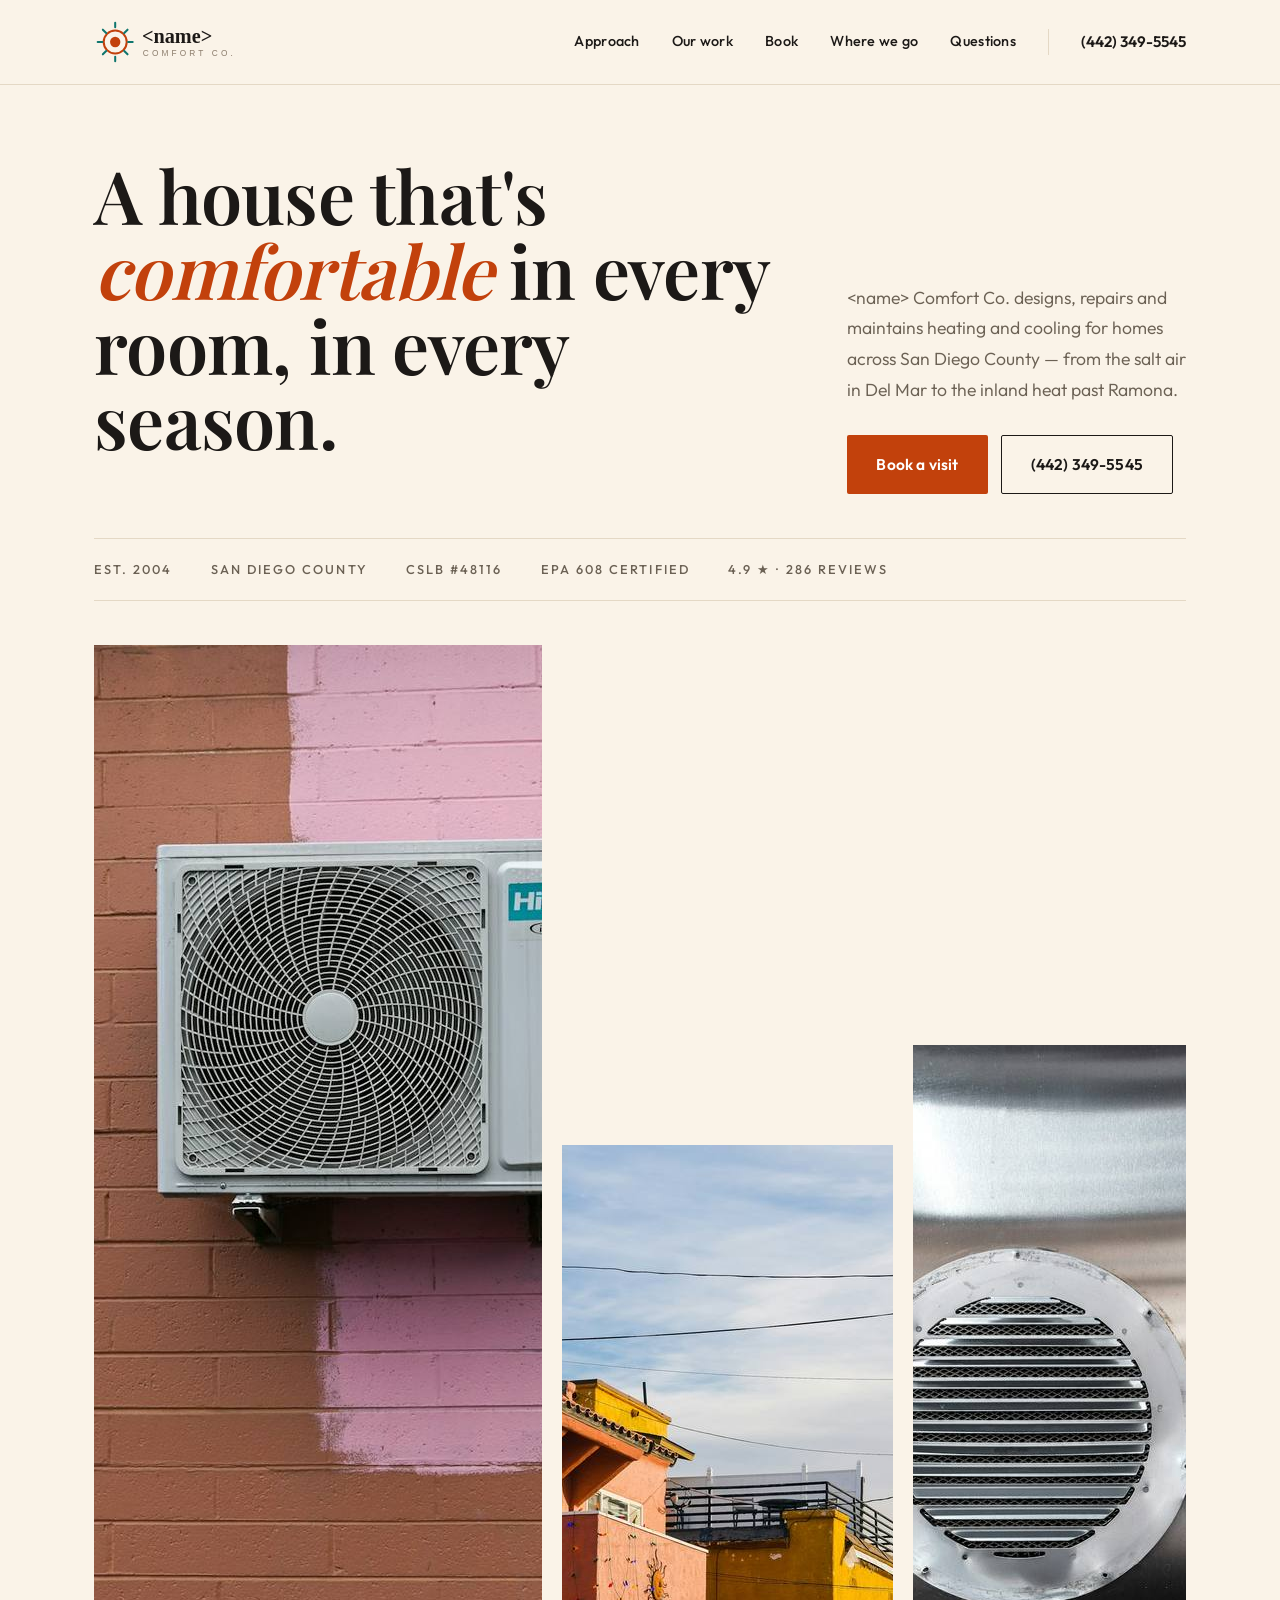
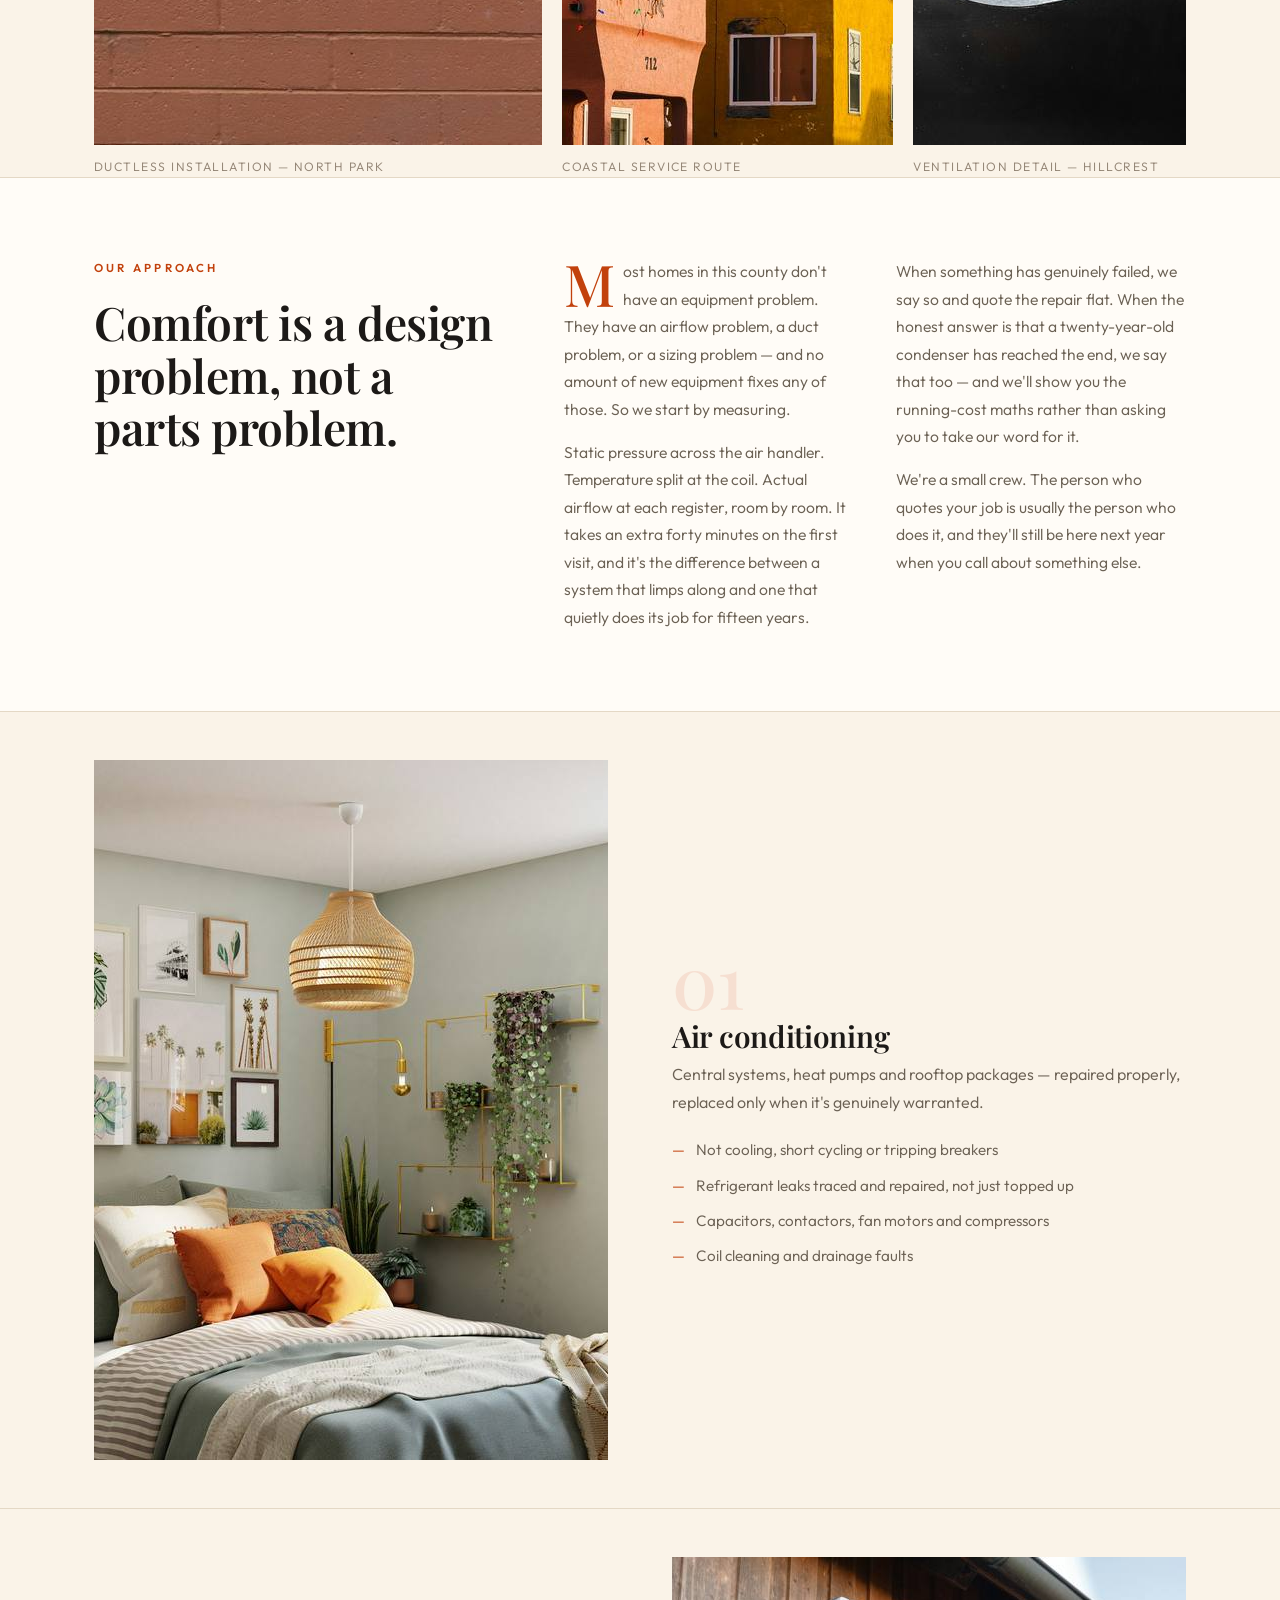
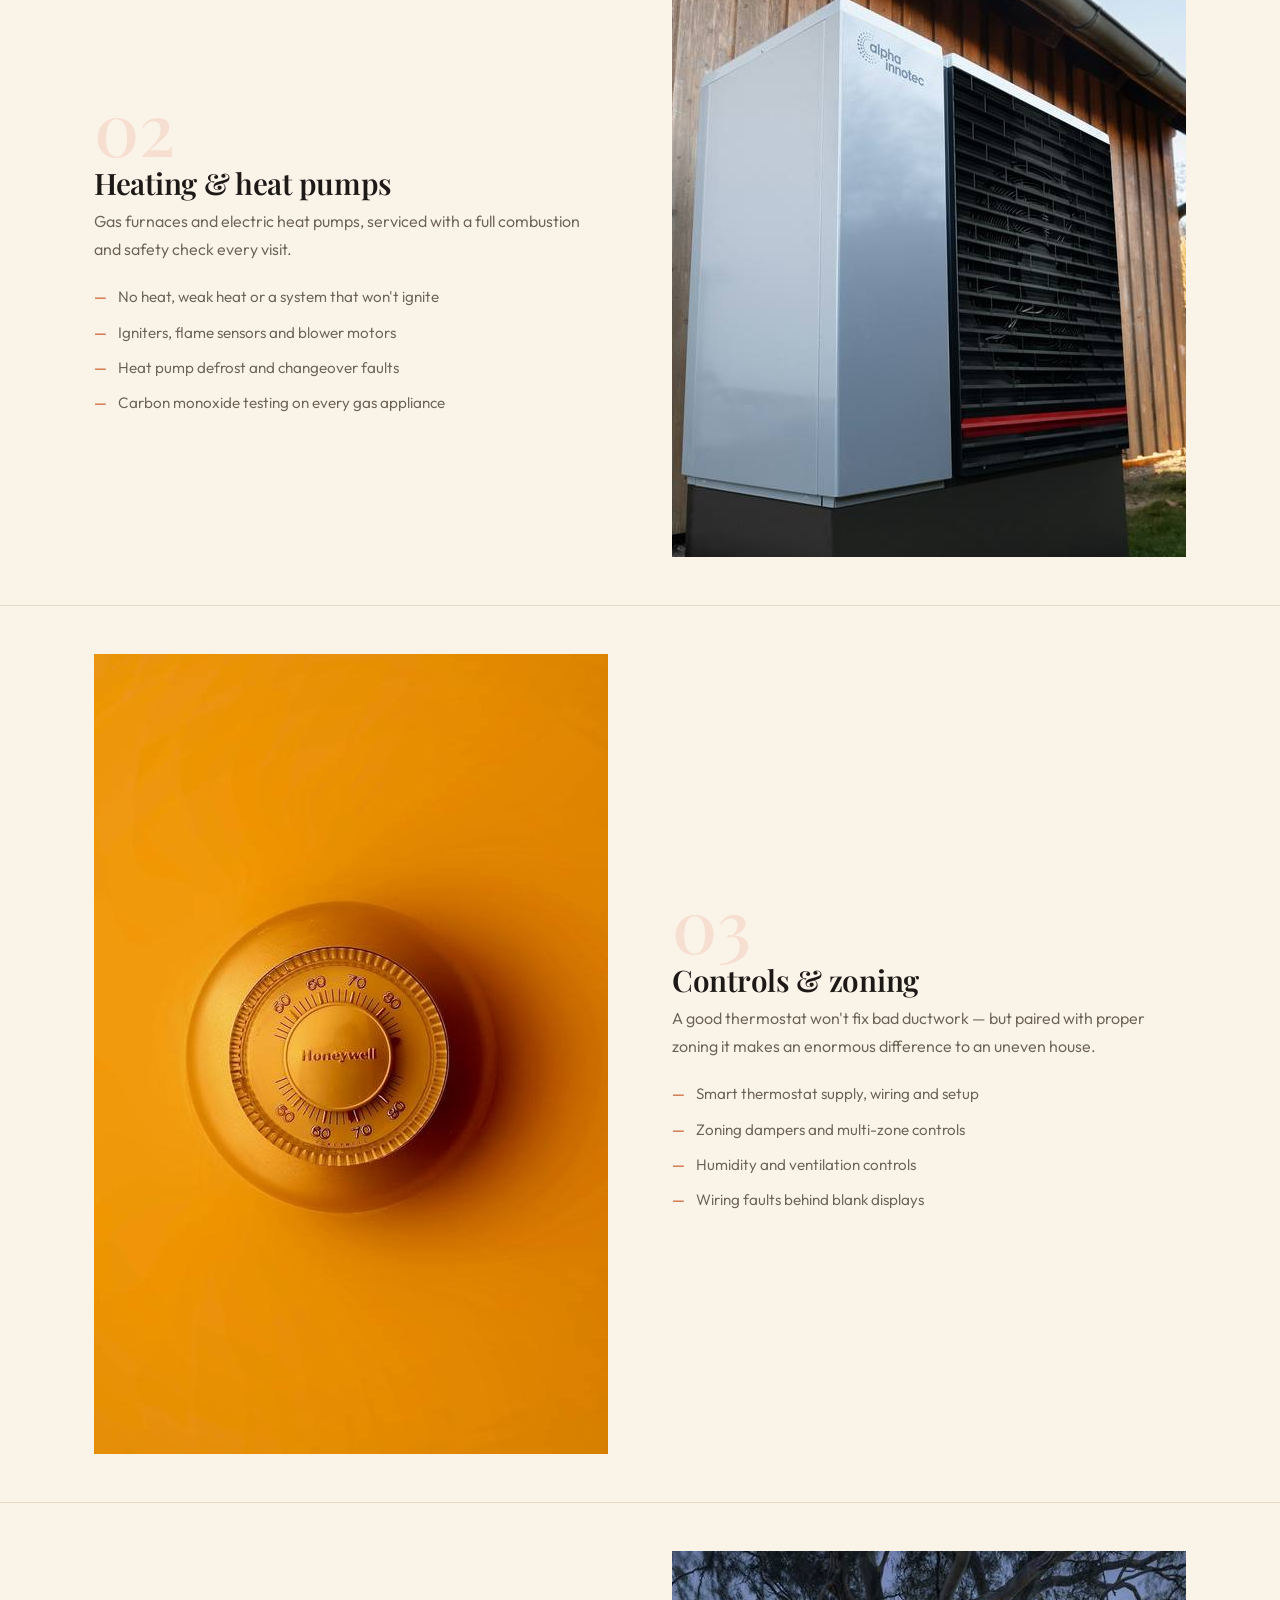
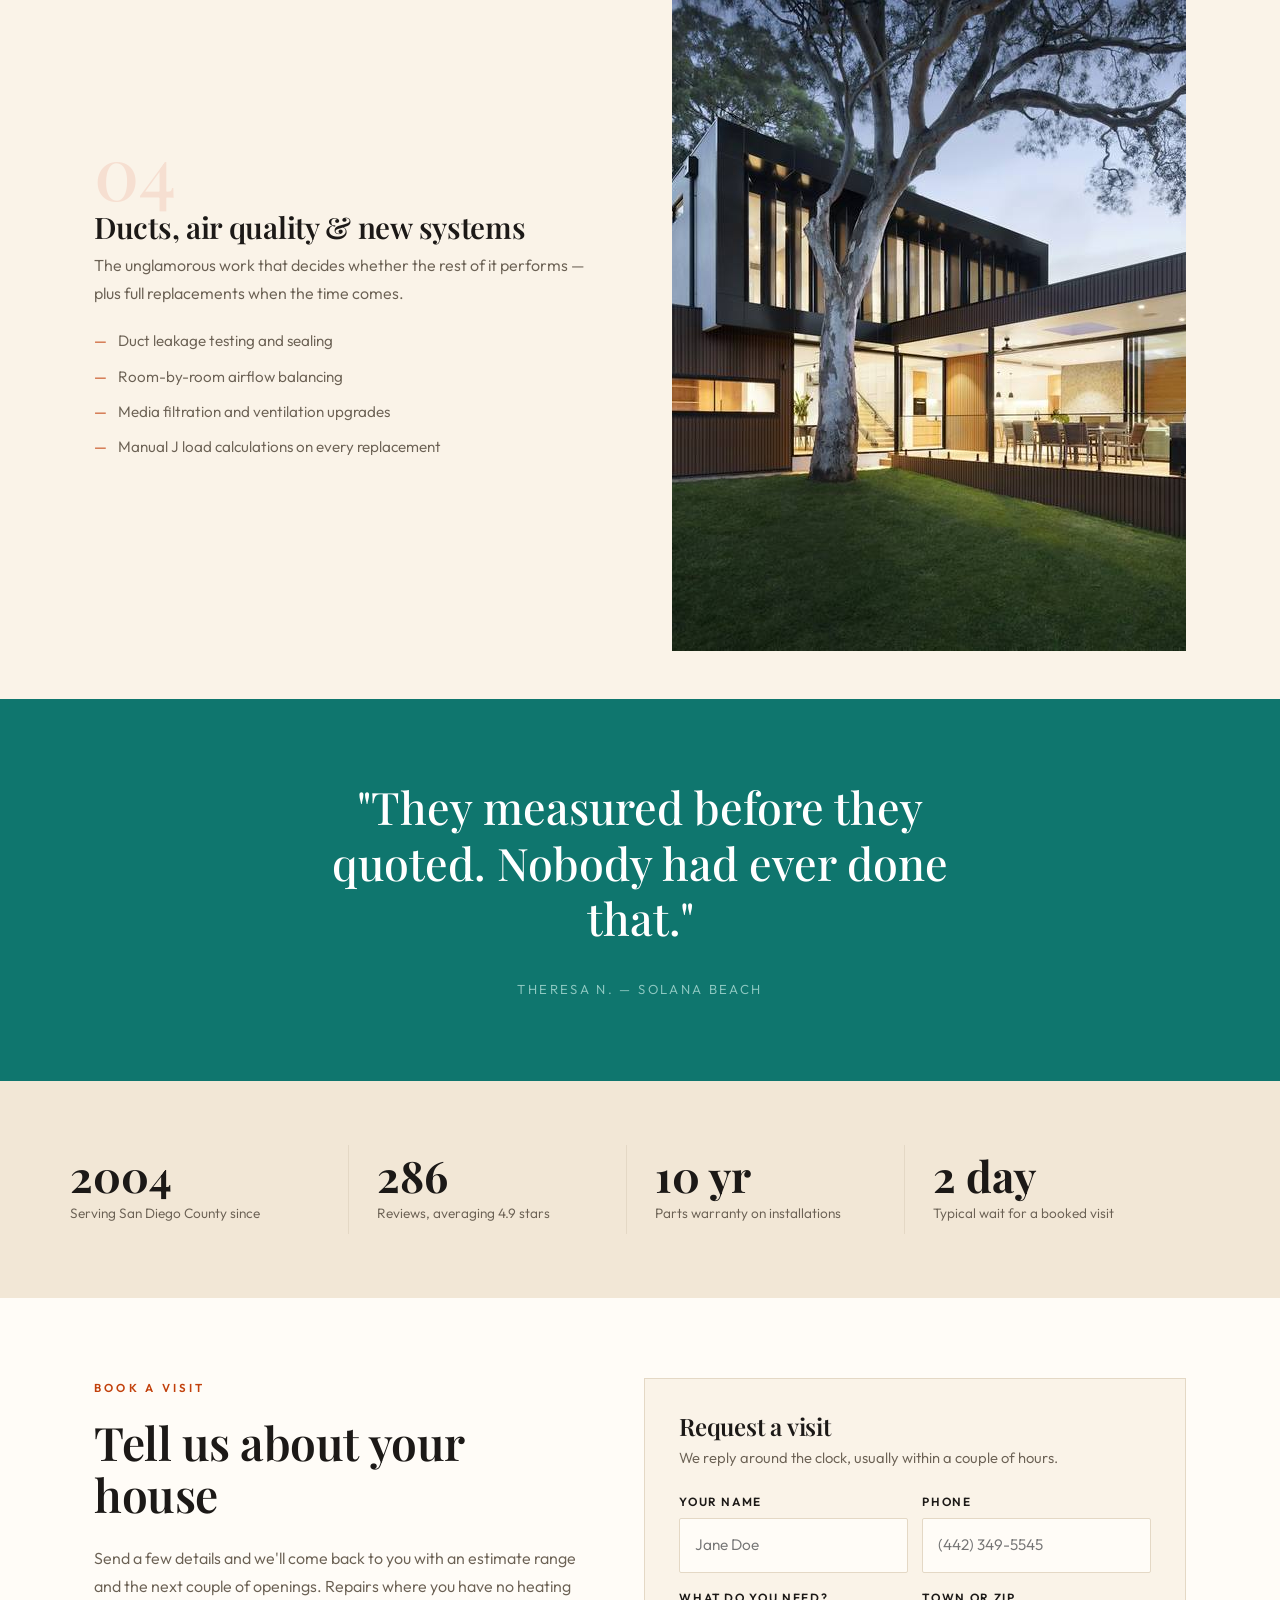
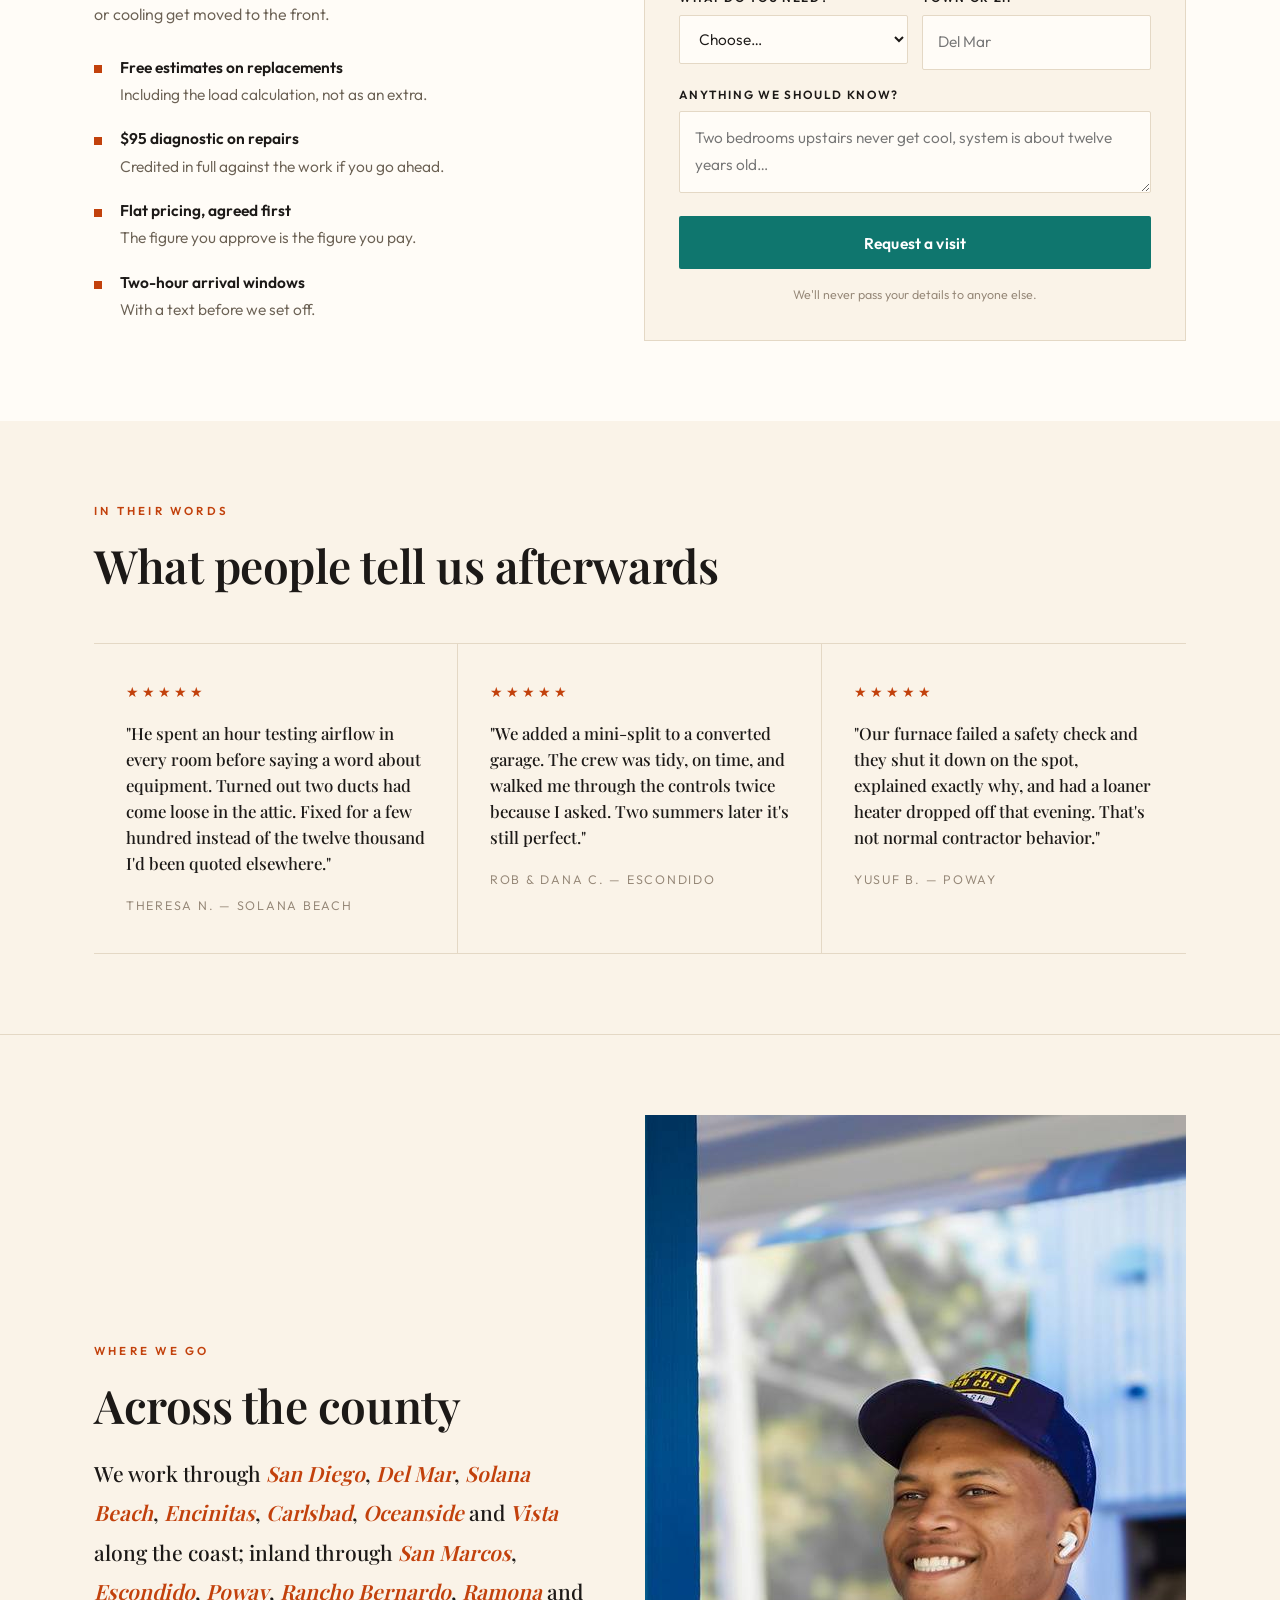
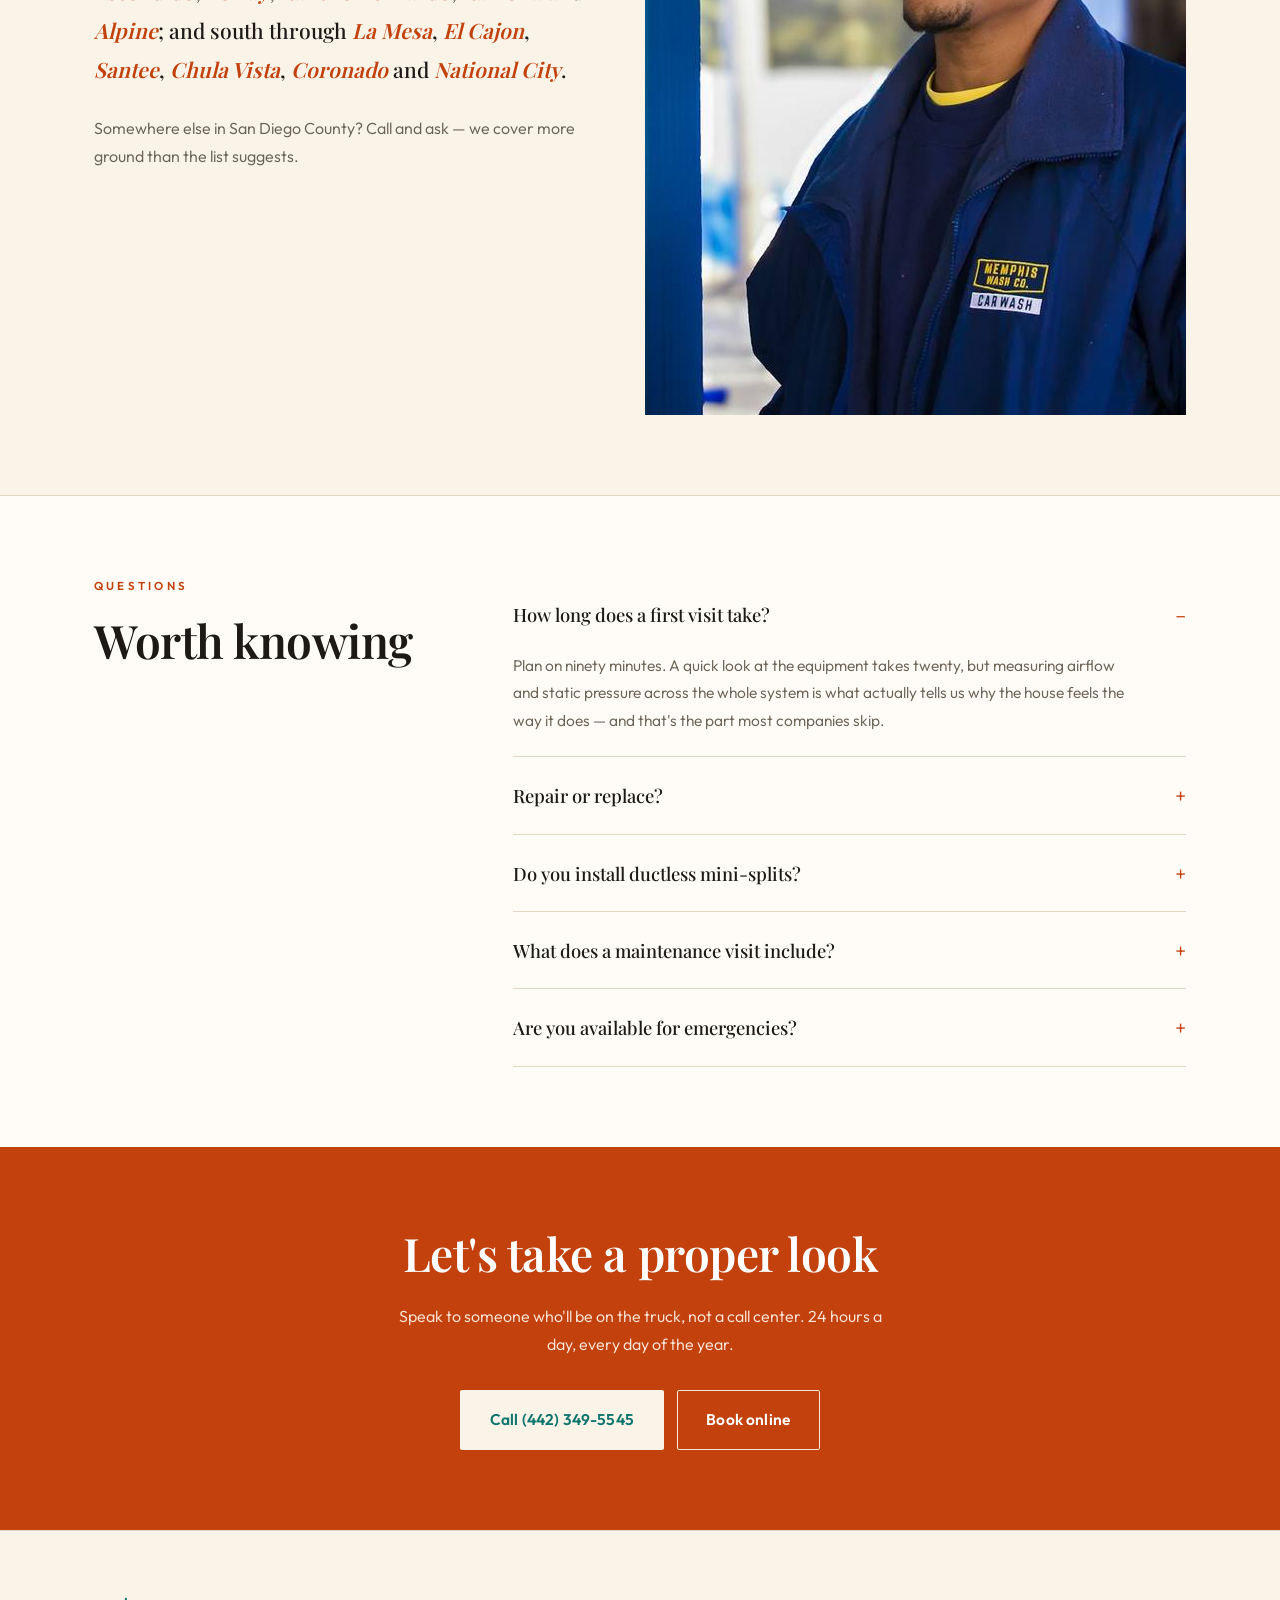
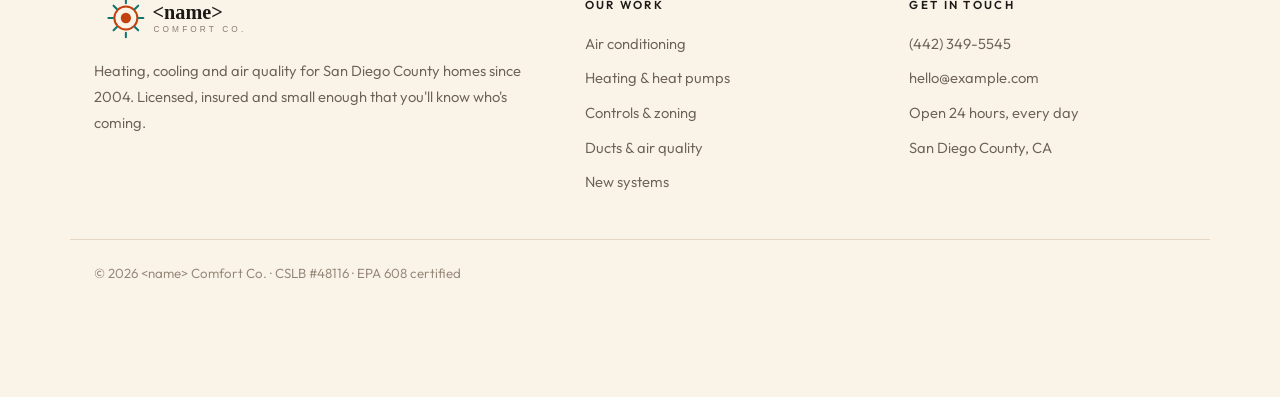
<file: sites/hvac-04-sundesert/index.html>
<!DOCTYPE html>
<html lang="en">
<head>
<meta charset="utf-8">
<meta name="viewport" content="width=device-width, initial-scale=1">
<title>Heating &amp; Cooling for San Diego County Homes | &lt;name&gt; Comfort Co.</title>
<meta name="description" content="Air conditioning and heating for San Diego County homes — repair, replacement, mini-splits and air quality. Careful work, honest advice, free estimates.">
<link rel="icon" href="assets/favicon.svg" type="image/svg+xml">
<meta property="og:title" content="Heating &amp; Cooling for San Diego County Homes | <name> Comfort Co.">
<meta property="og:description" content="Air conditioning and heating for San Diego County homes. Careful work, honest advice.">
<meta property="og:type" content="website">
<meta property="og:image" content="assets/img/hero-a.jpg">
<link rel="stylesheet" href="assets/css/style.css">
<script type="application/ld+json">
{
  "@context": "https://schema.org",
  "@type": "HVACBusiness",
  "name": "<name> Comfort Co.",
  "telephone": "+1-442-349-5545",
  "priceRange": "$$",
  "areaServed": { "@type": "AdministrativeArea", "name": "San Diego County, California" },
  "address": { "@type": "PostalAddress", "addressRegion": "CA", "addressCountry": "US" },
  "openingHours": "Mo-Su 00:00-23:59"
}
</script>
</head>
<body>

<header class="header">
  <div class="wrap">
    <a class="logo" href="#top"><img src="assets/logo.svg" alt="&lt;name&gt; Comfort Co." width="268" height="50"></a>
    <button class="nav-toggle" aria-expanded="false" aria-controls="nav" aria-label="Menu">
      <svg width="20" height="20" viewBox="0 0 24 24" fill="none" stroke="currentColor" stroke-width="1.8"><path d="M3 6h18M3 12h18M3 18h18"/></svg>
    </button>
    <nav class="nav" id="nav">
      <a href="#approach">Approach</a>
      <a href="#work">Our work</a>
      <a href="#book">Book</a>
      <a href="#areas">Where we go</a>
      <a href="#faq">Questions</a>
    </nav>
    <a class="tel" href="tel:+14423495545">(442) 349-5545</a>
  </div>
</header>

<main id="top">

<section class="hero">
  <div class="wrap">
    <div class="hero-head">
      <h1>A house that's <em>comfortable</em> in every room, in every season.</h1>
      <div>
        <p>&lt;name&gt; Comfort Co. designs, repairs and maintains heating and cooling for homes across San Diego County — from the salt air in Del Mar to the inland heat past Ramona.</p>
        <div class="hero-actions">
          <a class="btn btn-clay" href="#book">Book a visit</a>
          <a class="btn btn-line" href="tel:+14423495545">(442) 349-5545</a>
        </div>
      </div>
    </div>

    <div class="hero-meta">
      <span>Est. 2004</span>
      <span>San Diego County</span>
      <span>CSLB #48116</span>
      <span>EPA 608 Certified</span>
      <span>4.9 ★ · 286 reviews</span>
    </div>

    <div class="collage">
      <figure class="a">
        <img src="assets/img/hero-a.jpg" width="900" height="1100" alt="Ductless mini-split air conditioner mounted on a painted exterior wall" fetchpriority="high">
        <figcaption>Ductless installation — North Park</figcaption>
      </figure>
      <figure class="b">
        <img src="assets/img/hero-b.jpg" width="800" height="600" alt="Row of Southern California houses" loading="lazy">
        <figcaption>Coastal service route</figcaption>
      </figure>
      <figure class="c">
        <img src="assets/img/hero-c.jpg" width="700" height="700" alt="Close-up of a round metal ventilation outlet" loading="lazy">
        <figcaption>Ventilation detail — Hillcrest</figcaption>
      </figure>
    </div>
  </div>
</section>

<section class="essay" id="approach">
  <div class="wrap">
    <div>
      <p class="eyebrow">Our approach</p>
      <h2>Comfort is a design problem, not a parts problem.</h2>
    </div>
    <div class="body-cols">
      <p>Most homes in this county don't have an equipment problem. They have an airflow problem, a duct problem, or a sizing problem — and no amount of new equipment fixes any of those. So we start by measuring.</p>
      <p>Static pressure across the air handler. Temperature split at the coil. Actual airflow at each register, room by room. It takes an extra forty minutes on the first visit, and it's the difference between a system that limps along and one that quietly does its job for fifteen years.</p>
      <p>When something has genuinely failed, we say so and quote the repair flat. When the honest answer is that a twenty-year-old condenser has reached the end, we say that too — and we'll show you the running-cost maths rather than asking you to take our word for it.</p>
      <p>We're a small crew. The person who quotes your job is usually the person who does it, and they'll still be here next year when you call about something else.</p>
    </div>
  </div>
</section>

<div id="work">
  <section class="svc">
    <div class="wrap">
      <figure><img src="assets/img/comfort.jpg" width="1000" height="700" alt="Comfortable bedroom with soft natural light" loading="lazy"></figure>
      <div>
        <span class="num">01</span>
        <h3>Air conditioning</h3>
        <p>Central systems, heat pumps and rooftop packages — repaired properly, replaced only when it's genuinely warranted.</p>
        <ul>
          <li>Not cooling, short cycling or tripping breakers</li>
          <li>Refrigerant leaks traced and repaired, not just topped up</li>
          <li>Capacitors, contactors, fan motors and compressors</li>
          <li>Coil cleaning and drainage faults</li>
        </ul>
      </div>
    </div>
  </section>

  <section class="svc">
    <div class="wrap">
      <figure><img src="assets/img/heatpump.jpg" width="800" height="600" alt="Heat pump unit outside a home" loading="lazy"></figure>
      <div>
        <span class="num">02</span>
        <h3>Heating &amp; heat pumps</h3>
        <p>Gas furnaces and electric heat pumps, serviced with a full combustion and safety check every visit.</p>
        <ul>
          <li>No heat, weak heat or a system that won't ignite</li>
          <li>Igniters, flame sensors and blower motors</li>
          <li>Heat pump defrost and changeover faults</li>
          <li>Carbon monoxide testing on every gas appliance</li>
        </ul>
      </div>
    </div>
  </section>

  <section class="svc">
    <div class="wrap">
      <figure><img src="assets/img/thermostat.jpg" width="800" height="800" alt="Round thermostat dial on a warm-colored wall" loading="lazy"></figure>
      <div>
        <span class="num">03</span>
        <h3>Controls &amp; zoning</h3>
        <p>A good thermostat won't fix bad ductwork — but paired with proper zoning it makes an enormous difference to an uneven house.</p>
        <ul>
          <li>Smart thermostat supply, wiring and setup</li>
          <li>Zoning dampers and multi-zone controls</li>
          <li>Humidity and ventilation controls</li>
          <li>Wiring faults behind blank displays</li>
        </ul>
      </div>
    </div>
  </section>

  <section class="svc">
    <div class="wrap">
      <figure><img src="assets/img/home.jpg" width="1000" height="700" alt="Modern single-family home at dusk" loading="lazy"></figure>
      <div>
        <span class="num">04</span>
        <h3>Ducts, air quality &amp; new systems</h3>
        <p>The unglamorous work that decides whether the rest of it performs — plus full replacements when the time comes.</p>
        <ul>
          <li>Duct leakage testing and sealing</li>
          <li>Room-by-room airflow balancing</li>
          <li>Media filtration and ventilation upgrades</li>
          <li>Manual J load calculations on every replacement</li>
        </ul>
      </div>
    </div>
  </section>
</div>

<section class="pull">
  <div class="wrap">
    <blockquote>"They measured before they quoted. Nobody had ever done that."</blockquote>
    <cite>Theresa N. — Solana Beach</cite>
  </div>
</section>

<section class="numbers" style="padding:56px 0">
  <div class="wrap">
    <div><b>2004</b><span>Serving San Diego County since</span></div>
    <div><b>286</b><span>Reviews, averaging 4.9 stars</span></div>
    <div><b>10 yr</b><span>Parts warranty on installations</span></div>
    <div><b>2 day</b><span>Typical wait for a booked visit</span></div>
  </div>
</section>

<section class="book" id="book">
  <div class="wrap">
    <div>
      <p class="eyebrow">Book a visit</p>
      <h2>Tell us about your house</h2>
      <p>Send a few details and we'll come back to you with an estimate range and the next couple of openings. Repairs where you have no heating or cooling get moved to the front.</p>
      <ul class="book-list">
        <li><b>Free estimates on replacements</b>Including the load calculation, not as an extra.</li>
        <li><b>$95 diagnostic on repairs</b>Credited in full against the work if you go ahead.</li>
        <li><b>Flat pricing, agreed first</b>The figure you approve is the figure you pay.</li>
        <li><b>Two-hour arrival windows</b>With a text before we set off.</li>
      </ul>
    </div>

    <form class="form" id="quote-form" novalidate>
      <div class="form-body">
        <h3>Request a visit</h3>
        <p class="sub">We reply around the clock, usually within a couple of hours.</p>
        <div class="row">
          <div class="field">
            <label for="name">Your name</label>
            <input id="name" name="name" type="text" autocomplete="name" data-required placeholder="Jane Doe">
            <span class="err">Please add your name</span>
          </div>
          <div class="field">
            <label for="phone">Phone</label>
            <input id="phone" name="phone" type="tel" autocomplete="tel" data-required placeholder="(442) 349-5545">
            <span class="err">Please add a valid number</span>
          </div>
        </div>
        <div class="row">
          <div class="field">
            <label for="service">What do you need?</label>
            <select id="service" name="service" data-required>
              <option value="">Choose…</option>
              <option>AC repair</option>
              <option>Heating repair</option>
              <option>Mini-split installation</option>
              <option>New system estimate</option>
              <option>Ducts or air quality</option>
              <option>Maintenance visit</option>
            </select>
            <span class="err">Please choose one</span>
          </div>
          <div class="field">
            <label for="city">Town or ZIP</label>
            <input id="city" name="city" type="text" data-required placeholder="Del Mar">
            <span class="err">Please add your town</span>
          </div>
        </div>
        <div class="field">
          <label for="issue">Anything we should know?</label>
          <textarea id="issue" name="issue" placeholder="Two bedrooms upstairs never get cool, system is about twelve years old…"></textarea>
        </div>
        <div class="hp" aria-hidden="true"><input name="company" type="text" tabindex="-1" autocomplete="off" aria-hidden="true"></div>
        <button class="btn btn-teal btn-block" type="submit">Request a visit</button>
        <p class="mini">We'll never pass your details to anyone else.</p>
      </div>
      <div class="form-success" tabindex="-1" role="status">
        <h3>Thank you</h3>
        <p>We have your details and we'll be in touch shortly with an estimate range and the next available visits.</p>
        <p><a class="btn btn-clay" href="tel:+14423495545">Call (442) 349-5545</a></p>
      </div>
    </form>
  </div>
</section>

<section>
  <div class="wrap">
    <p class="eyebrow">In their words</p>
    <h2 class="narrow">What people tell us afterwards</h2>
    <div class="reviews">
      <article class="review">
        <div class="stars" aria-label="5 out of 5 stars">★★★★★</div>
        <p>"He spent an hour testing airflow in every room before saying a word about equipment. Turned out two ducts had come loose in the attic. Fixed for a few hundred instead of the twelve thousand I'd been quoted elsewhere."</p>
        <div class="who">Theresa N. — Solana Beach</div>
      </article>
      <article class="review">
        <div class="stars" aria-label="5 out of 5 stars">★★★★★</div>
        <p>"We added a mini-split to a converted garage. The crew was tidy, on time, and walked me through the controls twice because I asked. Two summers later it's still perfect."</p>
        <div class="who">Rob &amp; Dana C. — Escondido</div>
      </article>
      <article class="review">
        <div class="stars" aria-label="5 out of 5 stars">★★★★★</div>
        <p>"Our furnace failed a safety check and they shut it down on the spot, explained exactly why, and had a loaner heater dropped off that evening. That's not normal contractor behavior."</p>
        <div class="who">Yusuf B. — Poway</div>
      </article>
    </div>
  </div>
</section>

<section class="areas" id="areas">
  <div class="wrap">
    <div>
      <p class="eyebrow">Where we go</p>
      <h2>Across the county</h2>
      <p class="area-prose">
        We work through <b>San Diego</b>, <b>Del Mar</b>, <b>Solana Beach</b>, <b>Encinitas</b>, <b>Carlsbad</b>,
        <b>Oceanside</b> and <b>Vista</b> along the coast; inland through <b>San Marcos</b>, <b>Escondido</b>,
        <b>Poway</b>, <b>Rancho Bernardo</b>, <b>Ramona</b> and <b>Alpine</b>; and south through <b>La Mesa</b>,
        <b>El Cajon</b>, <b>Santee</b>, <b>Chula Vista</b>, <b>Coronado</b> and <b>National City</b>.
      </p>
      <p style="margin-top:1.6rem">Somewhere else in San Diego County? Call and ask — we cover more ground than the list suggests.</p>
    </div>
    <img src="assets/img/tech.jpg" width="700" height="900" alt="Uniformed HVAC technician smiling outside a building" loading="lazy">
  </div>
</section>

<section class="faq" id="faq">
  <div class="wrap">
    <div>
      <p class="eyebrow">Questions</p>
      <h2>Worth knowing</h2>
    </div>
    <div>
      <details open>
        <summary>How long does a first visit take?</summary>
        <div class="answer">Plan on ninety minutes. A quick look at the equipment takes twenty, but measuring airflow and static pressure across the whole system is what actually tells us why the house feels the way it does — and that's the part most companies skip.</div>
      </details>
      <details>
        <summary>Repair or replace?</summary>
        <div class="answer">If the system is under about twelve years old and the repair is less than a third of a replacement, repairing is almost always the better spend. Past that, the efficiency difference starts paying for the new equipment. We'll put both numbers in front of you and let you weigh them.</div>
      </details>
      <details>
        <summary>Do you install ductless mini-splits?</summary>
        <div class="answer">Regularly — they're often the right answer for garage conversions, additions, older homes without ductwork, and single rooms that never quite match the rest of the house. We handle the line sets, condensate and electrical as one job.</div>
      </details>
      <details>
        <summary>What does a maintenance visit include?</summary>
        <div class="answer">A 21-point service: coil condition and cleaning, refrigerant charge verification, electrical connections and amp draws, condensate line clearing, filter replacement, thermostat calibration and a combustion check on gas equipment. Twice a year keeps most manufacturer warranties valid.</div>
      </details>
      <details>
        <summary>Are you available for emergencies?</summary>
        <div class="answer">Yes — we answer the phone at any hour, every day of the year. Houses with no heating or cooling go to the front of the queue, and we prioritise older residents and families with infants. If you need someone at 3am, someone comes at 3am.</div>
      </details>
    </div>
  </div>
</section>

<section class="closing">
  <div class="wrap">
    <h2>Let's take a proper look</h2>
    <p>Speak to someone who'll be on the truck, not a call center. 24 hours a day, every day of the year.</p>
    <div class="closing-actions">
      <a class="btn btn-sand" href="tel:+14423495545">Call (442) 349-5545</a>
      <a class="btn btn-line" style="border-color:#FBE6DA;color:#fff" href="#book">Book online</a>
    </div>
  </div>
</section>

</main>

<footer class="footer">
  <div class="wrap">
    <div>
      <img src="assets/logo.svg" alt="&lt;name&gt; Comfort Co." width="268" height="50">
      <p>Heating, cooling and air quality for San Diego County homes since 2004. Licensed, insured and small enough that you'll know who's coming.</p>
    </div>
    <div>
      <h4>Our work</h4>
      <ul>
        <li><a href="#work">Air conditioning</a></li>
        <li><a href="#work">Heating &amp; heat pumps</a></li>
        <li><a href="#work">Controls &amp; zoning</a></li>
        <li><a href="#work">Ducts &amp; air quality</a></li>
        <li><a href="#book">New systems</a></li>
      </ul>
    </div>
    <div>
      <h4>Get in touch</h4>
      <ul>
        <li><a href="tel:+14423495545">(442) 349-5545</a></li>
        <li><a href="mailto:hello@example.com">hello@example.com</a></li>
        <li>Open 24 hours, every day</li>
        <li>San Diego County, CA</li>
      </ul>
    </div>
  </div>
  <div class="wrap footer-bottom">
    <p style="margin:0">&copy; <span id="year">2026</span> &lt;name&gt; Comfort Co. · CSLB #48116 · EPA 608 certified</p>
  </div>
</footer>

<div class="mobile-bar">
  <a class="btn btn-line" href="#book">Book a visit</a>
  <a class="btn btn-clay" href="tel:+14423495545">Call us</a>
</div>

<script src="assets/js/main.js"></script>
</body>
</html>
</file>
<file: sites/appliance-01-bluecrest/assets/css/style.css>
@font-face{font-family:Inter;src:url(../fonts/inter.woff2) format("woff2");
  font-weight:400 800;font-style:normal;font-display:swap}

/* La Quinta Appliance Repair — "Bluecrest" clean corporate theme */
:root{
  --blue:#0B5FFF; --blue-dark:#0847c4; --ink:#0A2540; --body:#41576B;
  --line:#E3EAF3; --bg:#fff; --bg-soft:#F5F8FE; --gold:#F5A623; --green:#0E9F6E;
  --radius:16px; --shadow:0 10px 30px rgba(10,37,64,.08); --shadow-lg:0 24px 60px rgba(10,37,64,.14);
  --wrap:1160px;
}
*{box-sizing:border-box}
html{scroll-behavior:smooth}
body{margin:0;font-family:Inter,"Segoe UI",Roboto,Helvetica,Arial,sans-serif;color:var(--body);
  background:var(--bg);line-height:1.65;-webkit-font-smoothing:antialiased}
img{max-width:100%;display:block}
a{color:var(--blue);text-decoration:none}
h1,h2,h3{color:var(--ink);line-height:1.2;margin:0 0 .5em;letter-spacing:-.02em}
h1{font-size:clamp(2.1rem,4.6vw,3.3rem);font-weight:800}
h2{font-size:clamp(1.6rem,3vw,2.3rem);font-weight:800}
h3{font-size:1.15rem;font-weight:700}
p{margin:0 0 1rem}
.wrap{max-width:var(--wrap);margin:0 auto;padding:0 20px}
.eyebrow{text-transform:uppercase;letter-spacing:.14em;font-size:.78rem;font-weight:700;color:var(--blue);margin-bottom:.6rem}
.center{text-align:center}
.lead{font-size:1.08rem}
:focus-visible{outline:3px solid var(--gold);outline-offset:2px;border-radius:6px}

/* buttons */
.btn{display:inline-flex;align-items:center;gap:.5rem;padding:.9rem 1.5rem;border-radius:999px;
  font-weight:700;font-size:1rem;border:2px solid transparent;cursor:pointer;transition:.18s ease;white-space:nowrap}
.btn-primary{background:var(--blue);color:#fff;box-shadow:0 8px 20px rgba(11,95,255,.28)}
.btn-primary:hover{background:var(--blue-dark);transform:translateY(-1px)}
.btn-ghost{border-color:var(--line);color:var(--ink);background:#fff}
.btn-ghost:hover{border-color:var(--blue);color:var(--blue)}
.btn-block{width:100%;justify-content:center}

/* header */
.header{position:sticky;top:0;z-index:50;background:rgba(255,255,255,.94);backdrop-filter:blur(10px);
  border-bottom:1px solid var(--line)}
.header .wrap{display:flex;align-items:center;gap:1.5rem;height:76px}
.logo img{height:44px;width:auto}
.nav{display:flex;gap:1.6rem;margin-left:auto}
.nav a{color:var(--ink);font-weight:600;font-size:.95rem}
.nav a:hover{color:var(--blue)}
.header-cta{display:flex;align-items:center;gap:1rem}
.phone-link{font-weight:800;color:var(--ink);font-size:1.05rem;display:flex;align-items:center;gap:.45rem}
.phone-link svg{color:var(--blue)}
.nav-toggle{display:none;background:none;border:1px solid var(--line);border-radius:10px;padding:.5rem .6rem;cursor:pointer}

/* hero */
.hero{background:linear-gradient(180deg,#F5F8FE 0%,#fff 100%);position:relative;overflow:hidden;padding:64px 0 72px}
.hero::before{content:"";position:absolute;inset:0;
  background-image:radial-gradient(circle at 1px 1px,rgba(11,95,255,.13) 1px,transparent 0);
  background-size:26px 26px;mask-image:linear-gradient(180deg,#000,transparent 70%);pointer-events:none}
.hero .wrap{position:relative;display:grid;grid-template-columns:1.05fr .95fr;gap:56px;align-items:start}
.badge-row{display:flex;flex-wrap:wrap;gap:.5rem;margin-bottom:1.1rem}
.pill{display:inline-flex;align-items:center;gap:.4rem;background:#fff;border:1px solid var(--line);
  border-radius:999px;padding:.4rem .8rem;font-size:.83rem;font-weight:600;color:var(--ink);box-shadow:0 2px 6px rgba(10,37,64,.05)}
.pill .dot{width:8px;height:8px;border-radius:50%;background:var(--green)}
.hero p.lead{font-size:1.14rem;max-width:34rem}
.hero-list{list-style:none;padding:0;margin:1.4rem 0 1.8rem;display:grid;gap:.6rem}
.hero-list li{display:flex;gap:.65rem;align-items:flex-start;font-weight:600;color:var(--ink)}
.hero-list svg{flex:none;margin-top:3px;color:var(--green)}
.hero-actions{display:flex;flex-wrap:wrap;gap:.8rem;margin-bottom:1.4rem}
.hero-photo{margin-top:2rem;border-radius:var(--radius);overflow:hidden;box-shadow:var(--shadow)}
.hero-photo img{aspect-ratio:4/3;object-fit:cover;width:100%}

/* form card */
.form-card{background:#fff;border:1px solid var(--line);border-radius:20px;box-shadow:var(--shadow-lg);
  padding:28px;position:sticky;top:100px}
.form-card h2{font-size:1.5rem;margin-bottom:.25rem}
.form-card .sub{font-size:.92rem;margin-bottom:1.2rem}
.field{margin-bottom:.85rem}
.field label{display:block;font-size:.82rem;font-weight:700;color:var(--ink);margin-bottom:.3rem}
.field input,.field select,.field textarea{width:100%;padding:.78rem .9rem;border:1.5px solid var(--line);
  border-radius:10px;font:inherit;font-size:.95rem;color:var(--ink);background:#fff;transition:.15s}
.field input:focus,.field select:focus,.field textarea:focus{border-color:var(--blue);outline:none;
  box-shadow:0 0 0 4px rgba(11,95,255,.12)}
.field textarea{resize:vertical;min-height:76px}
.grid-2{display:grid;grid-template-columns:1fr 1fr;gap:.85rem}
.form-note{font-size:.78rem;color:#7B8FA1;margin:.8rem 0 0;text-align:center}
.hp{position:absolute;left:-9999px;width:1px;height:1px;overflow:hidden}
.error-msg{display:none;color:#D93025;font-size:.78rem;font-weight:600;margin-top:.25rem}
.field.invalid input,.field.invalid select{border-color:#D93025}
.field.invalid .error-msg{display:block}
.form-success{display:none;text-align:center;padding:1.5rem .5rem}
.form-success svg{color:var(--green);margin-bottom:.6rem}
.form-success h3{font-size:1.3rem}
form.sent .form-body{display:none}
form.sent .form-success{display:block}

/* trust strip */
.trust{border-top:1px solid var(--line);border-bottom:1px solid var(--line);background:var(--bg-soft)}
.trust .wrap{display:grid;grid-template-columns:repeat(4,1fr);gap:1.5rem;padding-top:28px;padding-bottom:28px}
.trust-item{display:flex;gap:.8rem;align-items:center}
.trust-item .ic{flex:none;width:42px;height:42px;border-radius:12px;background:#fff;border:1px solid var(--line);
  display:grid;place-items:center;color:var(--blue)}
.trust-item strong{display:block;color:var(--ink);font-size:.97rem}
.trust-item span{font-size:.83rem}

section{padding:76px 0}
.section-head{max-width:640px;margin:0 auto 46px;text-align:center}
.section-head p{margin:0}

/* services */
.services-grid{display:grid;grid-template-columns:repeat(2,1fr);gap:22px}
.svc{border:1px solid var(--line);border-radius:var(--radius);overflow:hidden;background:#fff;transition:.2s}
.svc:hover{transform:translateY(-4px);box-shadow:var(--shadow);border-color:#CBDCF8}
.svc img{aspect-ratio:4/3;object-fit:cover;width:100%}
.svc-body{padding:20px}
.svc-body h3{margin-bottom:.35rem}
.svc-body p{font-size:.92rem;margin:0 0 .8rem}
.svc-body ul{margin:0;padding-left:1.1rem;font-size:.88rem}
.svc-body li{margin-bottom:.2rem}

/* steps */
.steps{background:var(--bg-soft)}
.steps-grid{display:grid;grid-template-columns:repeat(3,1fr);gap:26px;counter-reset:step}
.step{background:#fff;border:1px solid var(--line);border-radius:var(--radius);padding:28px;position:relative}
.step .num{width:40px;height:40px;border-radius:50%;background:var(--blue);color:#fff;font-weight:800;
  display:grid;place-items:center;margin-bottom:1rem}
.step p{margin:0;font-size:.94rem}

/* brands */
.brands{padding:48px 0;border-top:1px solid var(--line)}
.brand-row{display:flex;flex-wrap:wrap;gap:.6rem;justify-content:center;margin-top:1.2rem}
.brand{border:1px solid var(--line);border-radius:10px;padding:.55rem 1.05rem;font-weight:700;
  color:#66809A;font-size:.92rem;letter-spacing:.02em;background:#fff}

/* stats band */
.stats{background:var(--ink);color:#C9DAF0}
.stats .wrap{display:grid;grid-template-columns:.9fr 1.1fr;gap:52px;align-items:center}
.stats h2{color:#fff}
.stats img{border-radius:var(--radius);aspect-ratio:9/11;object-fit:cover}
.stat-grid{display:grid;grid-template-columns:1fr 1fr;gap:26px;margin-top:1.8rem}
.stat b{display:block;font-size:2.2rem;color:#fff;font-weight:800;line-height:1.1}
.stat span{font-size:.9rem}

/* reviews */
.reviews-grid{display:grid;grid-template-columns:repeat(3,1fr);gap:22px}
.review{border:1px solid var(--line);border-radius:var(--radius);padding:26px;background:#fff}
.stars{color:var(--gold);letter-spacing:2px;margin-bottom:.7rem;font-size:1rem}
.review p{font-size:.95rem;color:var(--ink)}
.reviewer{display:flex;align-items:center;gap:.7rem;margin-top:1.1rem}
.avatar{width:40px;height:40px;border-radius:50%;background:#EAF1FF;color:var(--blue);display:grid;
  place-items:center;font-weight:800;font-size:.9rem}
.reviewer small{display:block;color:#7B8FA1;font-weight:500}
.reviewer strong{color:var(--ink);font-size:.92rem}

/* areas */
.areas{background:var(--bg-soft)}
.areas .wrap{display:grid;grid-template-columns:1fr 1fr;gap:52px;align-items:center}
.areas img{border-radius:var(--radius);box-shadow:var(--shadow);aspect-ratio:12/7;object-fit:cover}
.city-list{list-style:none;padding:0;margin:1.2rem 0 0;display:grid;grid-template-columns:repeat(2,1fr);gap:.45rem .9rem}
.city-list li{display:flex;gap:.45rem;align-items:center;font-size:.93rem;color:var(--ink);font-weight:500}
.city-list li::before{content:"";width:6px;height:6px;border-radius:50%;background:var(--blue);flex:none}

/* faq */
.faq-list{max-width:780px;margin:0 auto}
details{border:1px solid var(--line);border-radius:12px;margin-bottom:.7rem;background:#fff}
details[open]{border-color:#CBDCF8;box-shadow:var(--shadow)}
summary{cursor:pointer;padding:1.05rem 1.2rem;font-weight:700;color:var(--ink);list-style:none;
  display:flex;justify-content:space-between;gap:1rem;align-items:center}
summary::-webkit-details-marker{display:none}
summary::after{content:"+";font-size:1.4rem;color:var(--blue);font-weight:400;line-height:1}
details[open] summary::after{content:"–"}
details .answer{padding:0 1.2rem 1.2rem;font-size:.95rem}

/* cta */
.cta{background:linear-gradient(135deg,var(--blue),#3E7BFF);color:#fff;text-align:center}
.cta h2{color:#fff}
.cta p{color:#DCE8FF;max-width:36rem;margin:0 auto 1.7rem}
.cta .btn-primary{background:#fff;color:var(--blue);box-shadow:0 10px 26px rgba(0,0,0,.16)}
.cta .btn-primary:hover{background:#F1F5FF}
.cta .btn-ghost{background:transparent;border-color:rgba(255,255,255,.6);color:#fff}
.cta .btn-ghost:hover{background:rgba(255,255,255,.12);color:#fff;border-color:#fff}
.cta-actions{display:flex;gap:.8rem;justify-content:center;flex-wrap:wrap}

/* footer */
.footer{background:var(--ink);color:#93AAC4;padding:56px 0 110px;font-size:.9rem}
.footer .wrap{display:grid;grid-template-columns:1.4fr 1fr 1fr;gap:40px}
.footer h4{color:#fff;font-size:.95rem;margin:0 0 .9rem;text-transform:uppercase;letter-spacing:.1em}
.footer a{color:#93AAC4}
.footer a:hover{color:#fff}
.footer ul{list-style:none;padding:0;margin:0;display:grid;gap:.45rem}
.footer-logo{filter:brightness(0) invert(1);height:44px;margin-bottom:1rem}
.footer-bottom{border-top:1px solid rgba(255,255,255,.12);margin-top:36px;padding-top:22px;font-size:.83rem}

/* sticky mobile bar */
.mobile-bar{display:none;position:fixed;bottom:0;left:0;right:0;z-index:60;background:#fff;
  border-top:1px solid var(--line);padding:.65rem .8rem;gap:.6rem;box-shadow:0 -6px 20px rgba(10,37,64,.1)}
.mobile-bar .btn{flex:1;padding:.8rem 1rem;font-size:.95rem}

@media (max-width:980px){
  .hero .wrap,.stats .wrap,.areas .wrap{grid-template-columns:1fr;gap:36px}
  .form-card{position:static}
  .services-grid,.steps-grid,.reviews-grid{grid-template-columns:1fr 1fr}
  .trust .wrap{grid-template-columns:1fr 1fr}
  .stats img{aspect-ratio:16/10}
  .footer .wrap{grid-template-columns:1fr 1fr}
}
@media (max-width:720px){
  .nav{display:none;position:absolute;top:76px;left:0;right:0;background:#fff;flex-direction:column;
    padding:1rem 20px 1.4rem;border-bottom:1px solid var(--line);gap:.2rem;box-shadow:var(--shadow)}
  .nav.open{display:flex}
  .nav a{padding:.6rem 0;border-bottom:1px solid var(--line)}
  .nav-toggle{display:block;margin-left:auto;order:2}
  .header-cta .phone-link span{display:none}
  .header-cta .btn{display:none}
  section{padding:56px 0}
  .services-grid,.steps-grid,.reviews-grid,.trust .wrap,.footer .wrap,.city-list{grid-template-columns:1fr}
  .mobile-bar{display:flex}
  .grid-2{grid-template-columns:1fr}
}
</file>
<file: sites/appliance-02-boltyellow/assets/css/style.css>
@font-face{font-family:Archivo;src:url(../fonts/archivo.woff2) format("woff2");font-weight:500 900;font-display:swap}
@font-face{font-family:Inter;src:url(../fonts/inter.woff2) format("woff2");font-weight:400 800;font-display:swap}

/* Bit Appliance Services — "Bolt" high-contrast theme */
:root{
  --ink:#111318; --ink-2:#1C1F27; --amber:#FFC400; --amber-dark:#E0A800;
  --paper:#F6F5F1; --muted:#8A8F9C; --line:#2A2E38; --line-light:#E2E0D9;
  --wrap:1180px;
}
*{box-sizing:border-box}
html{scroll-behavior:smooth}
body{margin:0;background:var(--paper);color:#33373F;font-family:Inter,"Segoe UI",Arial,sans-serif;
  line-height:1.62;-webkit-font-smoothing:antialiased}
img{max-width:100%;display:block}
a{color:inherit;text-decoration:none}
h1,h2,h3,.display{font-family:Archivo,"Arial Black",Arial,sans-serif;font-weight:800;line-height:1.02;
  letter-spacing:-.025em;color:var(--ink);margin:0 0 .5em;text-transform:uppercase}
h1{font-size:clamp(2.6rem,6.4vw,5rem)}
h2{font-size:clamp(2rem,4.2vw,3.2rem)}
h3{font-size:1.15rem;letter-spacing:-.01em}
p{margin:0 0 1rem}
.wrap{max-width:var(--wrap);margin:0 auto;padding:0 22px}
.kicker{font-family:Archivo,Arial,sans-serif;font-weight:700;text-transform:uppercase;letter-spacing:.22em;
  font-size:.74rem;color:var(--amber-dark);margin-bottom:.9rem}
:focus-visible{outline:3px solid var(--amber);outline-offset:3px}
section{padding:88px 0}

.btn{display:inline-flex;align-items:center;justify-content:center;gap:.5rem;padding:1rem 1.7rem;
  font-family:Archivo,Arial,sans-serif;font-weight:800;text-transform:uppercase;letter-spacing:.04em;
  font-size:.92rem;border:2px solid transparent;cursor:pointer;transition:.16s;border-radius:4px}
.btn-amber{background:var(--amber);color:var(--ink)}
.btn-amber:hover{background:#fff}
.btn-dark{background:var(--ink);color:#fff}
.btn-dark:hover{background:var(--ink-2)}
.btn-outline{border-color:currentColor;color:#fff}
.btn-outline:hover{background:#fff;color:var(--ink);border-color:#fff}
.btn-block{width:100%}

/* header */
.header{position:sticky;top:0;z-index:60;background:var(--ink)}
.header .wrap{display:flex;align-items:center;gap:1.6rem;height:74px}
.logo img{height:42px;width:auto}
.nav{margin-left:auto;display:flex;gap:1.7rem}
.nav a{font-family:Archivo,Arial,sans-serif;font-weight:700;text-transform:uppercase;font-size:.8rem;
  letter-spacing:.09em;color:#C7CBD4}
.nav a:hover{color:var(--amber)}
.header .tel{font-family:Archivo,Arial,sans-serif;font-weight:800;color:#fff;font-size:1.05rem}
.header .tel b{color:var(--amber)}
.nav-toggle{display:none;margin-left:auto;background:none;border:1px solid #3A3F4B;color:#fff;
  padding:.45rem .55rem;border-radius:4px;cursor:pointer}

/* hero */
.hero{position:relative;background:var(--ink);color:#fff;padding:0;overflow:hidden}
.hero-media{position:absolute;inset:0}
.hero-media img{width:100%;height:100%;object-fit:cover;opacity:.42}
.hero-media::after{content:"";position:absolute;inset:0;
  background:linear-gradient(105deg,#111318 22%,rgba(17,19,24,.72) 55%,rgba(17,19,24,.25) 100%)}
.hero .wrap{position:relative;padding-top:96px;padding-bottom:96px;max-width:1180px}
.hero h1{color:#fff;max-width:15ch}
.hero h1 em{font-style:normal;color:var(--amber)}
.hero .sub{font-size:1.15rem;color:#D3D7DF;max-width:44ch;margin:1.5rem 0 2rem}
.hero-flags{display:flex;flex-wrap:wrap;gap:1.4rem;margin-bottom:2.4rem}
.flag{display:flex;align-items:center;gap:.5rem;font-family:Archivo,Arial,sans-serif;font-weight:700;
  text-transform:uppercase;font-size:.8rem;letter-spacing:.06em;color:#fff}
.flag svg{color:var(--amber);flex:none}

/* inline quick form */
.quickbar{background:var(--amber);padding:14px;display:grid;grid-template-columns:1.1fr 1fr 1.1fr auto;gap:10px;
  align-items:end;max-width:900px;border-radius:6px}
.quickbar label{display:block;font-family:Archivo,Arial,sans-serif;font-weight:800;text-transform:uppercase;
  font-size:.68rem;letter-spacing:.12em;color:#6B5200;margin-bottom:.3rem}
.quickbar input,.quickbar select{width:100%;padding:.8rem .85rem;border:2px solid var(--ink);border-radius:4px;
  font:inherit;font-size:.95rem;background:#fff;color:var(--ink)}
.quickbar .btn{padding:.85rem 1.5rem}
.quickbar .field.invalid input,.quickbar .field.invalid select{border-color:#B3261E;background:#FFF4F3}
.hp{position:absolute;left:-9999px;width:1px;height:1px;overflow:hidden}

/* marquee strip */
.strip{background:var(--amber);color:var(--ink);overflow:hidden;padding:14px 0;border-top:3px solid var(--ink);
  border-bottom:3px solid var(--ink)}
.strip-inner{display:flex;gap:2.5rem;white-space:nowrap;font-family:Archivo,Arial,sans-serif;font-weight:800;
  text-transform:uppercase;letter-spacing:.1em;font-size:.92rem;animation:slide 26s linear infinite}
.strip span{display:flex;align-items:center;gap:2.5rem}
.strip span::after{content:"★";color:#8A6A00}
@keyframes slide{from{transform:translateX(0)}to{transform:translateX(-50%)}}
@media (prefers-reduced-motion:reduce){.strip-inner{animation:none}}

/* stats */
.stats{background:var(--ink);color:#fff;padding:70px 0}
.stats .wrap{display:grid;grid-template-columns:repeat(4,1fr);gap:2rem;text-align:center}
.stats b{display:block;font-family:Archivo,Arial,sans-serif;font-size:3rem;font-weight:900;color:var(--amber);line-height:1}
.stats span{font-size:.86rem;color:#A8AEBB;text-transform:uppercase;letter-spacing:.09em;font-weight:600}

/* service tiles */
.tiles{display:grid;grid-template-columns:repeat(2,1fr);gap:18px;margin-top:44px}
.tile{position:relative;overflow:hidden;border-radius:6px;background:var(--ink);min-height:280px;display:flex}
.tile img{position:absolute;inset:0;width:100%;height:100%;object-fit:cover;transition:.5s;opacity:.72}
.tile:hover img{transform:scale(1.05);opacity:.55}
.tile-body{position:relative;margin-top:auto;padding:26px;color:#fff;width:100%;
  background:linear-gradient(0deg,rgba(17,19,24,.94) 40%,transparent)}
.tile-body h3{color:#fff;margin-bottom:.3rem}
.tile-body p{margin:0;font-size:.92rem;color:#D3D7DF}
.tile-tag{position:absolute;top:18px;left:18px;background:var(--amber);color:var(--ink);
  font-family:Archivo,Arial,sans-serif;font-weight:800;font-size:.7rem;letter-spacing:.12em;
  text-transform:uppercase;padding:.35rem .7rem;border-radius:3px}

/* process */
.process{background:#fff;border-top:3px solid var(--ink);border-bottom:3px solid var(--ink)}
.process-grid{display:grid;grid-template-columns:repeat(3,1fr);gap:0;margin-top:40px;border-left:1px solid var(--line-light)}
.pstep{padding:34px 30px;border-right:1px solid var(--line-light)}
.pstep b{font-family:Archivo,Arial,sans-serif;font-size:3.4rem;font-weight:900;color:var(--amber);
  display:block;line-height:.9;margin-bottom:.6rem}
.pstep p{font-size:.94rem;margin:0}

/* split: crew photo + copy */
.split{display:grid;grid-template-columns:1fr 1fr;gap:0;align-items:stretch}
.split img{width:100%;height:100%;object-fit:cover;min-height:420px}
.split-copy{padding:70px 60px;background:var(--ink);color:#C7CBD4}
.split-copy h2{color:#fff}
.checks{list-style:none;padding:0;margin:1.6rem 0 0;display:grid;gap:.85rem}
.checks li{display:flex;gap:.7rem;align-items:flex-start;font-size:.97rem}
.checks svg{flex:none;color:var(--amber);margin-top:3px}

/* reviews */
.reviews-grid{display:grid;grid-template-columns:repeat(3,1fr);gap:20px;margin-top:44px}
.review{background:#fff;border:2px solid var(--ink);border-radius:6px;padding:30px;position:relative}
.review::before{content:"“";position:absolute;top:-6px;right:18px;font-family:Georgia,serif;font-size:6rem;
  color:var(--amber);line-height:1}
.review p{position:relative;font-size:.97rem;color:var(--ink)}
.review .who{font-family:Archivo,Arial,sans-serif;font-weight:800;text-transform:uppercase;font-size:.8rem;
  letter-spacing:.08em;margin-top:1.2rem}
.review .who small{display:block;color:#8A8F9C;letter-spacing:.06em;font-weight:600}
.rate{color:var(--amber-dark);letter-spacing:2px;margin-bottom:.7rem}

/* full quote block */
.quote-block{background:var(--amber);border-top:3px solid var(--ink);border-bottom:3px solid var(--ink)}
.quote-block .wrap{display:grid;grid-template-columns:1fr 1fr;gap:56px;align-items:center}
.quote-block h2{max-width:14ch}
.quote-block p{color:#4A3B00;font-weight:500}
.form-panel{background:var(--ink);border-radius:8px;padding:32px}
.form-panel h3{color:#fff;font-size:1.4rem;margin-bottom:1.2rem}
.form-panel label{display:block;font-family:Archivo,Arial,sans-serif;font-weight:700;text-transform:uppercase;
  font-size:.7rem;letter-spacing:.12em;color:var(--amber);margin-bottom:.3rem}
.form-panel input,.form-panel select,.form-panel textarea{width:100%;padding:.8rem .9rem;border:2px solid #3A3F4B;
  background:#1C1F27;color:#fff;border-radius:4px;font:inherit;font-size:.95rem}
.form-panel input:focus,.form-panel select:focus,.form-panel textarea:focus{border-color:var(--amber);outline:none}
.form-panel textarea{resize:vertical;min-height:74px}
.form-panel .field{margin-bottom:.9rem}
.form-panel .row{display:grid;grid-template-columns:1fr 1fr;gap:.9rem}
.form-panel .err{display:none;color:#FF8A80;font-size:.76rem;font-weight:700;margin-top:.25rem}
.form-panel .field.invalid .err{display:block}
.form-panel .field.invalid input,.form-panel .field.invalid select{border-color:#FF8A80}
.mini{font-size:.76rem;color:#8A8F9C;text-align:center;margin:.9rem 0 0}
.form-success{display:none;text-align:center;color:#fff;padding:1.5rem 0}
.form-success h3{color:var(--amber)}
.form-success p{color:#C7CBD4}
form.sent .form-body{display:none}
form.sent .form-success{display:block}

/* areas */
.areas{background:var(--ink);color:#C7CBD4}
.areas h2{color:#fff}
.areas .wrap{display:grid;grid-template-columns:.85fr 1.15fr;gap:56px;align-items:center}
.chips{display:flex;flex-wrap:wrap;gap:.5rem;margin-top:1.4rem}
.chip{border:1px solid #3A3F4B;border-radius:3px;padding:.45rem .85rem;font-size:.86rem;font-weight:600;color:#E4E7EC}
.areas img{border-radius:6px;aspect-ratio:12/7;object-fit:cover}

/* faq */
.faq{background:#fff}
.faq-list{max-width:820px;margin:40px auto 0}
details{border-bottom:2px solid var(--line-light)}
summary{cursor:pointer;padding:1.15rem 0;font-family:Archivo,Arial,sans-serif;font-weight:800;
  text-transform:uppercase;font-size:.95rem;letter-spacing:.01em;color:var(--ink);list-style:none;
  display:flex;justify-content:space-between;gap:1rem}
summary::-webkit-details-marker{display:none}
summary::after{content:"+";color:var(--amber-dark);font-size:1.5rem;line-height:1}
details[open] summary::after{content:"–"}
details .answer{padding:0 0 1.3rem;font-size:.96rem;max-width:70ch}

/* footer */
.footer{background:var(--ink);color:#8A8F9C;padding:64px 0 110px;font-size:.9rem}
.footer .wrap{display:grid;grid-template-columns:1.5fr 1fr 1fr;gap:44px}
.footer h4{font-family:Archivo,Arial,sans-serif;color:#fff;text-transform:uppercase;letter-spacing:.14em;
  font-size:.8rem;margin:0 0 1rem}
.footer ul{list-style:none;padding:0;margin:0;display:grid;gap:.5rem}
.footer a:hover{color:var(--amber)}
.footer img{height:42px;margin-bottom:1rem}
.footer-bottom{border-top:1px solid var(--line);margin-top:40px;padding-top:22px;font-size:.82rem}

.mobile-bar{display:none;position:fixed;left:0;right:0;bottom:0;z-index:70;background:var(--ink);
  padding:.6rem;gap:.5rem;border-top:3px solid var(--amber)}
.mobile-bar .btn{flex:1;padding:.85rem .6rem;font-size:.85rem}

@media (max-width:1000px){
  .quickbar{grid-template-columns:1fr 1fr;max-width:560px}
  .quickbar .btn{grid-column:1/-1}
  .split{grid-template-columns:1fr}
  .split img{min-height:300px}
  .split-copy{padding:52px 26px}
  .quote-block .wrap,.areas .wrap{grid-template-columns:1fr;gap:36px}
  .reviews-grid,.process-grid{grid-template-columns:1fr}
  .pstep{border-bottom:1px solid var(--line-light)}
  .stats .wrap{grid-template-columns:1fr 1fr;gap:2.4rem}
  .footer .wrap{grid-template-columns:1fr 1fr}
}
@media (max-width:760px){
  section{padding:60px 0}
  .nav{display:none;position:absolute;top:74px;left:0;right:0;background:var(--ink);flex-direction:column;
    padding:1rem 22px 1.4rem;gap:0;border-bottom:3px solid var(--amber)}
  .nav.open{display:flex}
  .nav a{padding:.75rem 0;border-bottom:1px solid var(--line)}
  .nav-toggle{display:block}
  .header .tel{display:none}
  .hero .wrap{padding-top:66px;padding-bottom:70px}
  .tiles{grid-template-columns:1fr}
  .quickbar{grid-template-columns:1fr}
  .form-panel .row{grid-template-columns:1fr}
  .footer .wrap{grid-template-columns:1fr}
  .mobile-bar{display:flex}
}
</file>
<file: sites/appliance-03-hearth/assets/css/style.css>
@font-face{font-family:Fraunces;src:url(../fonts/fraunces.woff2) format("woff2");font-weight:400 800;font-display:swap}
@font-face{font-family:Inter;src:url(../fonts/inter.woff2) format("woff2");font-weight:400 800;font-display:swap}

/* San Diego Home Appliance Care — "Hearth" warm editorial theme */
:root{
  --cream:#FBF7F0; --cream-2:#F3EDE2; --ink:#2B2620; --body:#5E564B;
  --green:#1F5F45; --green-dark:#164733; --clay:#C4643C; --clay-soft:#F0DACF;
  --line:#E5DDD0; --wrap:1080px;
}
*{box-sizing:border-box}
html{scroll-behavior:smooth}
body{margin:0;background:var(--cream);color:var(--body);font-family:Inter,"Segoe UI",Arial,sans-serif;
  line-height:1.72;-webkit-font-smoothing:antialiased}
img{max-width:100%;display:block}
a{color:var(--green);text-decoration:none}
h1,h2,h3{font-family:Fraunces,Georgia,"Times New Roman",serif;color:var(--ink);margin:0 0 .5em;
  line-height:1.14;font-weight:600;letter-spacing:-.015em}
h1{font-size:clamp(2.3rem,4.8vw,3.7rem)}
h2{font-size:clamp(1.85rem,3.4vw,2.7rem)}
h3{font-size:1.25rem}
p{margin:0 0 1.1rem}
.wrap{max-width:var(--wrap);margin:0 auto;padding:0 24px}
.narrow{max-width:760px;margin-left:auto;margin-right:auto}
.center{text-align:center}
.tag{display:inline-block;font-size:.76rem;font-weight:700;letter-spacing:.16em;text-transform:uppercase;
  color:var(--clay);margin-bottom:1rem}
:focus-visible{outline:3px solid var(--clay);outline-offset:3px;border-radius:8px}
section{padding:88px 0}

.btn{display:inline-flex;align-items:center;justify-content:center;gap:.55rem;padding:.95rem 1.7rem;
  border-radius:999px;font-weight:600;font-size:1rem;border:1.5px solid transparent;cursor:pointer;transition:.2s}
.btn-green{background:var(--green);color:#fff}
.btn-green:hover{background:var(--green-dark);transform:translateY(-1px)}
.btn-clay{background:var(--clay);color:#fff}
.btn-clay:hover{background:#A9522F}
.btn-line{border-color:var(--ink);color:var(--ink)}
.btn-line:hover{background:var(--ink);color:var(--cream)}
.btn-cream{background:var(--cream);color:var(--green)}
.btn-cream:hover{background:#fff}
.btn-block{width:100%}

/* header */
.header{background:var(--cream);position:sticky;top:0;z-index:50;border-bottom:1px solid var(--line)}
.header .wrap{display:flex;align-items:center;gap:2rem;height:82px}
.logo img{height:46px;width:auto}
.nav{margin-left:auto;display:flex;gap:1.8rem}
.nav a{color:var(--ink);font-size:.95rem;font-weight:500;border-bottom:1.5px solid transparent;padding-bottom:2px}
.nav a:hover{border-color:var(--clay);color:var(--clay)}
.nav-toggle{display:none;margin-left:auto;background:none;border:1px solid var(--line);border-radius:999px;
  padding:.5rem .65rem;cursor:pointer;color:var(--ink)}

/* hero */
.hero{padding:70px 0 40px;position:relative;overflow:hidden}
.hero .wrap{display:grid;grid-template-columns:1fr 1fr;gap:60px;align-items:center}
.hero-figure{position:relative}
.hero-figure img{border-radius:28px;aspect-ratio:13/10;object-fit:cover;box-shadow:0 26px 60px rgba(43,38,32,.16)}
.sticker{position:absolute;right:-14px;bottom:-22px;background:var(--clay);color:#fff;border-radius:50%;
  width:126px;height:126px;display:grid;place-content:center;text-align:center;line-height:1.25;
  font-family:Fraunces,Georgia,serif;font-size:1rem;font-weight:600;box-shadow:0 12px 28px rgba(196,100,60,.35);
  transform:rotate(-8deg);padding:1rem}
.sticker b{display:block;font-size:1.7rem}
.hero h1 em{font-style:italic;color:var(--green)}
.hero .lead{font-size:1.13rem;max-width:38ch}
.hero-actions{display:flex;flex-wrap:wrap;gap:.8rem;margin:1.8rem 0 1.4rem}
.hero-mini{display:flex;flex-wrap:wrap;gap:1.4rem;font-size:.88rem;font-weight:600;color:var(--ink)}
.hero-mini span{display:flex;align-items:center;gap:.4rem}
.hero-mini svg{color:var(--green)}

/* wave divider */
.wave{display:block;width:100%;height:52px;color:var(--cream-2)}

/* circular services */
.warm{background:var(--cream-2)}
.round-grid{display:grid;grid-template-columns:repeat(3,1fr);gap:40px;margin-top:56px}
.round{text-align:center}
.round img{width:190px;height:190px;border-radius:50%;object-fit:cover;margin:0 auto 1.4rem;
  box-shadow:0 14px 34px rgba(43,38,32,.14);border:6px solid var(--cream)}
.round h3{margin-bottom:.4rem}
.round p{font-size:.95rem;margin:0}
.round ul{list-style:none;padding:0;margin:.9rem 0 0;font-size:.88rem}
.round li{padding:.15rem 0;color:var(--body)}

/* values row */
.values{display:grid;grid-template-columns:repeat(3,1fr);gap:36px;margin-top:52px}
.value{background:var(--cream);border:1px solid var(--line);border-radius:22px;padding:32px}
.value .ic{width:52px;height:52px;border-radius:16px;background:var(--clay-soft);color:var(--clay);
  display:grid;place-items:center;margin-bottom:1.1rem}
.value h3{font-size:1.15rem;margin-bottom:.35rem}
.value p{font-size:.95rem;margin:0}

/* big quote */
.quote-section{background:var(--green);color:#DCEBE3}
.quote-section .wrap{display:grid;grid-template-columns:.72fr 1.28fr;gap:52px;align-items:center}
.quote-section img{border-radius:24px;aspect-ratio:7/8;object-fit:cover}
.quote-section blockquote{margin:0;font-family:Fraunces,Georgia,serif;font-size:clamp(1.4rem,2.6vw,2rem);
  line-height:1.35;color:#fff;font-weight:400}
.quote-section cite{display:block;font-family:Inter,Arial,sans-serif;font-style:normal;font-size:.92rem;
  margin-top:1.6rem;color:#A9CFBE;font-weight:600}
.q-stars{color:#F0B429;letter-spacing:3px;margin-bottom:1.2rem;font-size:1.1rem}

/* booking panel */
.book{background:var(--cream)}
.book-panel{background:var(--green);border-radius:32px;padding:56px;color:#DCEBE3;
  display:grid;grid-template-columns:1fr 1fr;gap:52px;align-items:center}
.book-panel h2{color:#fff}
.book-panel .tag{color:#8CC5AC}
.book-list{list-style:none;padding:0;margin:1.4rem 0 0;display:grid;gap:.7rem;font-size:.96rem}
.book-list li{display:flex;gap:.6rem;align-items:flex-start}
.book-list svg{flex:none;color:#8CC5AC;margin-top:4px}
.form{background:var(--cream);border-radius:22px;padding:30px}
.form h3{font-size:1.35rem;margin-bottom:1.1rem}
.field{margin-bottom:.9rem}
.field label{display:block;font-size:.82rem;font-weight:700;color:var(--ink);margin-bottom:.35rem}
.field input,.field select,.field textarea{width:100%;padding:.82rem .95rem;border:1.5px solid var(--line);
  border-radius:12px;font:inherit;font-size:.95rem;background:#fff;color:var(--ink)}
.field input:focus,.field select:focus,.field textarea:focus{outline:none;border-color:var(--green);
  box-shadow:0 0 0 4px rgba(31,95,69,.12)}
.field textarea{resize:vertical;min-height:72px}
.row{display:grid;grid-template-columns:1fr 1fr;gap:.9rem}
.err{display:none;color:#B3261E;font-size:.78rem;font-weight:600;margin-top:.2rem}
.field.invalid .err{display:block}
.field.invalid input,.field.invalid select{border-color:#B3261E}
.mini{font-size:.78rem;color:#8A8072;text-align:center;margin:.9rem 0 0}
.hp{position:absolute;left:-9999px;width:1px;height:1px;overflow:hidden}
.form-success{display:none;text-align:center;padding:1.4rem .4rem}
.form-success h3{color:var(--green)}
form.sent .form-body{display:none}
form.sent .form-success{display:block}

/* areas */
.areas{background:var(--cream-2);text-align:center}
.area-line{font-family:Fraunces,Georgia,serif;font-size:1.22rem;line-height:2.1;color:var(--ink);
  max-width:820px;margin:1.4rem auto 0}
.area-line span{white-space:nowrap}
.area-line span::after{content:"·";color:var(--clay);margin:0 .7rem}
.area-line span:last-child::after{content:""}

/* faq */
.faq-list{max-width:740px;margin:44px auto 0}
details{border-bottom:1px solid var(--line);padding:.3rem 0}
summary{cursor:pointer;padding:1.05rem 0;font-family:Fraunces,Georgia,serif;font-size:1.1rem;
  color:var(--ink);list-style:none;display:flex;justify-content:space-between;gap:1rem;align-items:center}
summary::-webkit-details-marker{display:none}
summary::after{content:"";width:10px;height:10px;border-right:2px solid var(--clay);
  border-bottom:2px solid var(--clay);transform:rotate(45deg);flex:none;transition:.2s;margin-top:-4px}
details[open] summary::after{transform:rotate(-135deg);margin-top:4px}
details .answer{padding:0 0 1.2rem;font-size:.97rem}

/* closing */
.closing{background:var(--clay);color:#FCEFE8;text-align:center}
.closing h2{color:#fff}
.closing p{max-width:44ch;margin:0 auto 1.8rem}

/* footer */
.footer{background:var(--cream);padding:60px 0 110px;border-top:1px solid var(--line);font-size:.92rem}
.footer .wrap{display:grid;grid-template-columns:1.5fr 1fr 1fr;gap:44px}
.footer img{height:46px;margin-bottom:1rem}
.footer h4{font-family:Inter,Arial,sans-serif;font-size:.78rem;letter-spacing:.15em;text-transform:uppercase;
  color:var(--ink);margin:0 0 .9rem}
.footer ul{list-style:none;padding:0;margin:0;display:grid;gap:.5rem}
.footer a{color:var(--body)}
.footer a:hover{color:var(--clay)}
.footer-bottom{border-top:1px solid var(--line);margin-top:36px;padding-top:20px;font-size:.84rem;color:#8A8072}

.mobile-bar{display:none;position:fixed;left:0;right:0;bottom:0;z-index:60;background:var(--cream);
  border-top:1px solid var(--line);padding:.7rem;gap:.6rem;box-shadow:0 -8px 24px rgba(43,38,32,.1)}
.mobile-bar .btn{flex:1;padding:.85rem .8rem;font-size:.93rem}

@media (max-width:960px){
  .hero .wrap,.quote-section .wrap,.book-panel{grid-template-columns:1fr;gap:40px}
  .round-grid,.values{grid-template-columns:1fr;gap:34px}
  .round img{width:170px;height:170px}
  .book-panel{padding:38px 26px}
  .quote-section img{aspect-ratio:16/10}
  .footer .wrap{grid-template-columns:1fr 1fr}
}
@media (max-width:720px){
  section{padding:60px 0}
  .nav{display:none;position:absolute;top:82px;left:0;right:0;background:var(--cream);flex-direction:column;
    padding:1rem 24px 1.4rem;gap:0;border-bottom:1px solid var(--line)}
  .nav.open{display:flex}
  .nav a{padding:.7rem 0;border-bottom:1px solid var(--line)}
  .nav-toggle{display:block}
  .row{grid-template-columns:1fr}
  .sticker{width:104px;height:104px;font-size:.85rem;right:-6px}
  .sticker b{font-size:1.35rem}
  .footer .wrap{grid-template-columns:1fr}
  .mobile-bar{display:flex}
}
</file>
<file: sites/appliance-04-subzero-wolf/assets/css/style.css>
@font-face{font-family:"Cormorant Garamond";src:url(../fonts/cormorant-400.woff2) format("woff2");font-weight:400;font-display:swap}
@font-face{font-family:"Cormorant Garamond";src:url(../fonts/cormorant-600.woff2) format("woff2");font-weight:600;font-display:swap}
@font-face{font-family:Jost;src:url(../fonts/jost.woff2) format("woff2");font-weight:300 700;font-display:swap}

/* San Diego Built-In Appliance Specialists — "Atelier" restrained-luxury theme */
:root{
  --bone:#F6F3ED; --paper:#FFFDF9; --stone:#E7E1D5; --line:#DDD6C7;
  --ink:#1A1815; --deep:#22201B; --graphite:#4A453D; --muted:#8A8175;
  --brass:#9A7B4F; --brass-light:#C0A176;
  --wrap:1140px;
}
*{box-sizing:border-box}
html{scroll-behavior:smooth}
body{margin:0;background:var(--bone);color:var(--graphite);font-family:Jost,"Segoe UI",Arial,sans-serif;
  font-weight:300;line-height:1.78;-webkit-font-smoothing:antialiased}
img{max-width:100%;display:block}
a{color:var(--brass);text-decoration:none}
h1,h2,h3{font-family:"Cormorant Garamond",Georgia,serif;font-weight:600;color:var(--ink);
  margin:0 0 .5em;line-height:1.1;letter-spacing:-.005em}
h1{font-size:clamp(2.8rem,6vw,4.7rem);font-weight:400}
h2{font-size:clamp(2rem,3.8vw,3.1rem);font-weight:400}
h3{font-size:1.45rem}
p{margin:0 0 1.15rem}
.wrap{max-width:var(--wrap);margin:0 auto;padding:0 26px}
.narrow{max-width:640px}
.center{text-align:center}
.mid{margin-left:auto;margin-right:auto}
.eyebrow{font-size:.68rem;font-weight:500;letter-spacing:.34em;text-transform:uppercase;color:var(--brass);
  margin-bottom:1.3rem}
.rule{border:0;border-top:1px solid var(--line);margin:0}
:focus-visible{outline:2px solid var(--brass);outline-offset:4px}
section{padding:104px 0}

.btn{display:inline-flex;align-items:center;justify-content:center;gap:.55rem;padding:1rem 2rem;
  font-family:Jost,Arial,sans-serif;font-weight:500;font-size:.8rem;letter-spacing:.18em;
  text-transform:uppercase;border:1px solid transparent;cursor:pointer;transition:.25s;border-radius:1px}
.btn-ink{background:var(--ink);color:var(--bone);border-color:var(--ink)}
.btn-ink:hover{background:transparent;color:var(--ink)}
.btn-brass{background:var(--brass);color:#fff;border-color:var(--brass)}
.btn-brass:hover{background:#856741;border-color:#856741}
.btn-outline{border-color:var(--ink);color:var(--ink)}
.btn-outline:hover{background:var(--ink);color:var(--bone)}
.btn-bone{background:var(--bone);color:var(--ink);border-color:var(--bone)}
.btn-bone:hover{background:transparent;color:var(--bone)}
.btn-block{width:100%}

/* disclaimer bar — independence stated before anything else */
.notice{background:var(--deep);color:#A9A196;font-size:.72rem;letter-spacing:.06em;padding:.6rem 0;text-align:center}
.notice b{color:var(--brass-light);font-weight:500}

/* header */
.header{background:var(--bone);border-bottom:1px solid var(--line);position:sticky;top:0;z-index:60}
.header .wrap{display:flex;align-items:center;gap:2rem;height:88px}
.logo img{height:48px;width:auto}
.nav{margin-left:auto;display:flex;gap:2.2rem}
.nav a{color:var(--ink);font-size:.72rem;letter-spacing:.19em;text-transform:uppercase;font-weight:400}
.nav a:hover{color:var(--brass)}
.header .tel{border-left:1px solid var(--line);padding-left:2.2rem;font-size:.95rem;color:var(--ink);font-weight:400}
.nav-toggle{display:none;margin-left:auto;background:none;border:1px solid var(--line);padding:.5rem .6rem;
  cursor:pointer;color:var(--ink)}

/* hero */
.hero{padding:96px 0 0;text-align:center}
.hero h1{max-width:15ch;margin-left:auto;margin-right:auto}
.hero h1 em{font-style:italic;color:var(--brass)}
.hero .lead{font-size:1.14rem;max-width:56ch;margin:1.6rem auto 2.4rem;font-weight:300}
.hero-actions{display:flex;gap:1rem;justify-content:center;flex-wrap:wrap;margin-bottom:72px}
.hero-figure{margin:0}
.hero-figure img{width:100%;aspect-ratio:14/8;object-fit:cover}

/* credential row */
.creds{border-bottom:1px solid var(--line);background:var(--bone)}
.creds .wrap{display:grid;grid-template-columns:repeat(4,1fr);gap:0}
.creds div{padding:34px 24px;border-left:1px solid var(--line);text-align:center}
.creds div:first-child{border-left:none}
.creds b{display:block;font-family:"Cormorant Garamond",Georgia,serif;font-size:2.3rem;color:var(--ink);
  line-height:1.1;font-weight:400}
.creds span{font-size:.7rem;letter-spacing:.2em;text-transform:uppercase;color:var(--muted)}

/* three pillars */
.pillars{display:grid;grid-template-columns:repeat(3,1fr);gap:34px;margin-top:66px}
.pillar figure{margin:0 0 1.6rem}
.pillar img{width:100%;aspect-ratio:4/5;object-fit:cover}
.pillar .n{font-family:"Cormorant Garamond",Georgia,serif;font-size:.95rem;color:var(--brass);
  letter-spacing:.2em;display:block;margin-bottom:.6rem}
.pillar h3{margin-bottom:.5rem}
.pillar p{font-size:.97rem}
.pillar ul{list-style:none;padding:0;margin:1.1rem 0 0;font-size:.92rem}
.pillar li{padding:.42rem 0;border-top:1px solid var(--line);color:var(--graphite)}

/* fault columns */
.faults{background:var(--paper);border-top:1px solid var(--line);border-bottom:1px solid var(--line)}
.fault-cols{display:grid;grid-template-columns:1fr 1fr;gap:70px;margin-top:56px}
.fault-col h3{font-size:1.15rem;letter-spacing:.16em;text-transform:uppercase;font-family:Jost,Arial,sans-serif;
  font-weight:500;color:var(--ink);padding-bottom:1rem;border-bottom:1px solid var(--ink);margin-bottom:0}
.fault-col dl{margin:0}
.fault-col dt{font-family:"Cormorant Garamond",Georgia,serif;font-size:1.28rem;color:var(--ink);
  margin-top:1.6rem;display:flex;gap:.8rem;align-items:baseline}
.fault-col dt i{font-style:normal;color:var(--brass);font-size:.85rem;font-family:Jost,Arial,sans-serif;
  letter-spacing:.1em}
.fault-col dd{margin:.25rem 0 0 2.2rem;font-size:.95rem}

/* maintenance programme */
.programme{background:var(--deep);color:#B5ADA0}
.programme h2{color:var(--paper)}
.programme .wrap{display:grid;grid-template-columns:.92fr 1.08fr;gap:70px;align-items:start}
.programme .eyebrow{color:var(--brass-light)}
.plan-list{list-style:none;padding:0;margin:0;counter-reset:pl}
.plan-list li{counter-increment:pl;display:grid;grid-template-columns:auto 1fr;gap:1.5rem;
  padding:1.5rem 0;border-top:1px solid rgba(255,255,255,.13)}
.plan-list li:first-child{border-top:none;padding-top:0}
.plan-list li::before{content:counter(pl,decimal-leading-zero);font-family:"Cormorant Garamond",Georgia,serif;
  font-size:1.5rem;color:var(--brass-light);line-height:1}
.plan-list b{display:block;color:var(--paper);font-weight:400;font-size:1.12rem;
  font-family:"Cormorant Garamond",Georgia,serif;margin-bottom:.2rem}
.plan-list span{font-size:.94rem}
.plan-price{border:1px solid rgba(255,255,255,.2);padding:28px 30px;margin-top:2.2rem}
.plan-price b{font-family:"Cormorant Garamond",Georgia,serif;font-size:2.6rem;color:var(--paper);
  font-weight:400;display:block;line-height:1.1}
.plan-price small{font-size:.72rem;letter-spacing:.2em;text-transform:uppercase;color:var(--brass-light)}
.plan-price p{margin:.8rem 0 0;font-size:.92rem}

/* detail band */
.band{position:relative}
.band img{width:100%;aspect-ratio:14/6.2;object-fit:cover}
.band blockquote{position:absolute;inset:0;display:grid;place-content:center;text-align:center;margin:0;
  padding:2rem;background:rgba(26,24,21,.52)}
.band blockquote p{font-family:"Cormorant Garamond",Georgia,serif;font-size:clamp(1.5rem,3vw,2.4rem);
  color:#fff;max-width:22ch;margin:0 auto;line-height:1.3;font-weight:400}
.band cite{display:block;font-style:normal;font-size:.7rem;letter-spacing:.26em;text-transform:uppercase;
  color:var(--brass-light);margin-top:1.6rem}

/* booking */
.booking .wrap{display:grid;grid-template-columns:1fr 1fr;gap:70px;align-items:start}
.assure{list-style:none;padding:0;margin:2rem 0 0}
.assure li{padding:1.15rem 0;border-top:1px solid var(--line);display:grid;grid-template-columns:auto 1fr;gap:1rem}
.assure svg{color:var(--brass);margin-top:5px}
.assure b{color:var(--ink);font-weight:400;font-family:"Cormorant Garamond",Georgia,serif;font-size:1.15rem;display:block}
.assure span{font-size:.93rem}
.form{background:var(--paper);border:1px solid var(--line);padding:38px}
.form h3{font-size:1.7rem;margin-bottom:.3rem}
.form .sub{font-size:.93rem;margin-bottom:1.6rem}
.field{margin-bottom:1.05rem}
.field label{display:block;font-size:.66rem;font-weight:500;letter-spacing:.2em;text-transform:uppercase;
  color:var(--ink);margin-bottom:.45rem}
.field input,.field select,.field textarea{width:100%;padding:.85rem .2rem;border:0;border-bottom:1px solid var(--line);
  font:inherit;font-size:.98rem;color:var(--ink);background:transparent;border-radius:0}
.field input:focus,.field select:focus,.field textarea:focus{outline:none;border-bottom-color:var(--brass)}
.field textarea{resize:vertical;min-height:70px}
.field select{padding-left:0}
.row{display:grid;grid-template-columns:1fr 1fr;gap:1.05rem}
.err{display:none;color:#A33A2A;font-size:.75rem;letter-spacing:.04em;margin-top:.3rem}
.field.invalid .err{display:block}
.field.invalid input,.field.invalid select{border-bottom-color:#A33A2A}
.mini{font-size:.74rem;color:var(--muted);text-align:center;margin:1.1rem 0 0;letter-spacing:.04em}
.hp{position:absolute;left:-9999px;width:1px;height:1px;overflow:hidden}
.form-success{display:none;text-align:center;padding:1.8rem .4rem}
.form-success h3{color:var(--brass)}
form.sent .form-body{display:none}
form.sent .form-success{display:block}

/* areas */
.areas{background:var(--paper);border-top:1px solid var(--line)}
.areas .wrap{display:grid;grid-template-columns:1.05fr .95fr;gap:70px;align-items:center}
.areas img{aspect-ratio:10/7;object-fit:cover}
.area-list{list-style:none;padding:0;margin:1.6rem 0 0;columns:2;column-gap:2.4rem;font-size:.96rem}
.area-list li{padding:.42rem 0;border-bottom:1px solid var(--line);break-inside:avoid;color:var(--ink)}

/* faq */
.faq .wrap{display:grid;grid-template-columns:.62fr 1.38fr;gap:60px;align-items:start}
details{border-top:1px solid var(--line)}
details:last-of-type{border-bottom:1px solid var(--line)}
summary{cursor:pointer;padding:1.5rem 0;font-family:"Cormorant Garamond",Georgia,serif;font-size:1.28rem;
  color:var(--ink);list-style:none;display:flex;justify-content:space-between;gap:1.5rem;align-items:baseline}
summary::-webkit-details-marker{display:none}
summary::after{content:"+";color:var(--brass);font-family:Jost,Arial,sans-serif;font-weight:300;font-size:1.3rem}
details[open] summary::after{content:"–"}
details .answer{padding:0 0 1.6rem;font-size:.97rem;max-width:64ch}

/* closing */
.closing{background:var(--ink);color:#B5ADA0;text-align:center}
.closing h2{color:var(--paper)}
.closing p{max-width:48ch;margin:0 auto 2.2rem}
.closing-actions{display:flex;gap:1rem;justify-content:center;flex-wrap:wrap}

/* footer */
.footer{background:var(--bone);padding:70px 0 116px;border-top:1px solid var(--line);font-size:.92rem}
.footer .wrap{display:grid;grid-template-columns:1.7fr 1fr 1fr;gap:52px}
.footer img{height:48px;margin-bottom:1.3rem}
.footer h4{font-family:Jost,Arial,sans-serif;font-size:.66rem;letter-spacing:.24em;text-transform:uppercase;
  color:var(--ink);margin:0 0 1.1rem;font-weight:500}
.footer ul{list-style:none;padding:0;margin:0;display:grid;gap:.6rem}
.footer a{color:var(--graphite)}
.footer a:hover{color:var(--brass)}
.footer-bottom{border-top:1px solid var(--line);margin-top:48px;padding-top:26px;font-size:.79rem;color:var(--muted)}
.footer-bottom p{margin:0 0 .5rem}
.disclaimer{max-width:78ch}

.mobile-bar{display:none;position:fixed;left:0;right:0;bottom:0;z-index:70;background:var(--bone);
  border-top:1px solid var(--line);padding:.75rem;gap:.7rem}
.mobile-bar .btn{flex:1;padding:.9rem .5rem;font-size:.7rem}

@media (max-width:980px){
  .pillars{grid-template-columns:1fr;gap:52px}
  .pillar img{aspect-ratio:16/10}
  .fault-cols,.programme .wrap,.booking .wrap,.areas .wrap,.faq .wrap{grid-template-columns:1fr;gap:44px}
  .creds .wrap{grid-template-columns:1fr 1fr}
  .creds div:nth-child(3){border-left:none}
  .creds div:nth-child(-n+2){border-bottom:1px solid var(--line)}
  .footer .wrap{grid-template-columns:1fr 1fr}
}
@media (max-width:720px){
  section{padding:64px 0}
  .hero{padding-top:60px}
  .hero-actions{margin-bottom:48px}
  .nav{display:none;position:absolute;top:88px;left:0;right:0;background:var(--bone);flex-direction:column;
    padding:1.2rem 26px 1.6rem;gap:0;border-bottom:1px solid var(--line)}
  .nav.open{display:flex}
  .nav a{padding:.85rem 0;border-bottom:1px solid var(--line)}
  .nav-toggle{display:block}
  .header .tel{display:none}
  .creds .wrap{grid-template-columns:1fr}
  .creds div{border-left:none;border-bottom:1px solid var(--line)}
  .row,.area-list{grid-template-columns:1fr;columns:1}
  .form{padding:26px}
  .footer .wrap{grid-template-columns:1fr}
  .mobile-bar{display:flex}
}
</file>
<file: sites/appliance-05-subzero-wolf-palm-springs/assets/css/style.css>
@font-face{font-family:"Cormorant Garamond";src:url(../fonts/cormorant-400.woff2) format("woff2");font-weight:400;font-display:swap}
@font-face{font-family:"Cormorant Garamond";src:url(../fonts/cormorant-600.woff2) format("woff2");font-weight:600;font-display:swap}
@font-face{font-family:Jost;src:url(../fonts/jost.woff2) format("woff2");font-weight:300 700;font-display:swap}

/* Palm Springs Built-In Appliance Specialists — "Atelier" restrained-luxury theme */
:root{
  --bone:#F6F3ED; --paper:#FFFDF9; --stone:#E7E1D5; --line:#DDD6C7;
  --ink:#1A1815; --deep:#22201B; --graphite:#4A453D; --muted:#8A8175;
  --brass:#9A7B4F; --brass-light:#C0A176;
  --wrap:1140px;
}
*{box-sizing:border-box}
html{scroll-behavior:smooth}
body{margin:0;background:var(--bone);color:var(--graphite);font-family:Jost,"Segoe UI",Arial,sans-serif;
  font-weight:300;line-height:1.78;-webkit-font-smoothing:antialiased}
img{max-width:100%;display:block}
a{color:var(--brass);text-decoration:none}
h1,h2,h3{font-family:"Cormorant Garamond",Georgia,serif;font-weight:600;color:var(--ink);
  margin:0 0 .5em;line-height:1.1;letter-spacing:-.005em}
h1{font-size:clamp(2.8rem,6vw,4.7rem);font-weight:400}
h2{font-size:clamp(2rem,3.8vw,3.1rem);font-weight:400}
h3{font-size:1.45rem}
p{margin:0 0 1.15rem}
.wrap{max-width:var(--wrap);margin:0 auto;padding:0 26px}
.narrow{max-width:640px}
.center{text-align:center}
.mid{margin-left:auto;margin-right:auto}
.eyebrow{font-size:.68rem;font-weight:500;letter-spacing:.34em;text-transform:uppercase;color:var(--brass);
  margin-bottom:1.3rem}
.rule{border:0;border-top:1px solid var(--line);margin:0}
:focus-visible{outline:2px solid var(--brass);outline-offset:4px}
section{padding:104px 0}

.btn{display:inline-flex;align-items:center;justify-content:center;gap:.55rem;padding:1rem 2rem;
  font-family:Jost,Arial,sans-serif;font-weight:500;font-size:.8rem;letter-spacing:.18em;
  text-transform:uppercase;border:1px solid transparent;cursor:pointer;transition:.25s;border-radius:1px}
.btn-ink{background:var(--ink);color:var(--bone);border-color:var(--ink)}
.btn-ink:hover{background:transparent;color:var(--ink)}
.btn-brass{background:var(--brass);color:#fff;border-color:var(--brass)}
.btn-brass:hover{background:#856741;border-color:#856741}
.btn-outline{border-color:var(--ink);color:var(--ink)}
.btn-outline:hover{background:var(--ink);color:var(--bone)}
.btn-bone{background:var(--bone);color:var(--ink);border-color:var(--bone)}
.btn-bone:hover{background:transparent;color:var(--bone)}
.btn-block{width:100%}

/* disclaimer bar — independence stated before anything else */
.notice{background:var(--deep);color:#A9A196;font-size:.72rem;letter-spacing:.06em;padding:.6rem 0;text-align:center}
.notice b{color:var(--brass-light);font-weight:500}

/* header */
.header{background:var(--bone);border-bottom:1px solid var(--line);position:sticky;top:0;z-index:60}
.header .wrap{display:flex;align-items:center;gap:2rem;height:88px}
.logo img{height:48px;width:auto}
.nav{margin-left:auto;display:flex;gap:2.2rem}
.nav a{color:var(--ink);font-size:.72rem;letter-spacing:.19em;text-transform:uppercase;font-weight:400}
.nav a:hover{color:var(--brass)}
.header .tel{border-left:1px solid var(--line);padding-left:2.2rem;font-size:.95rem;color:var(--ink);font-weight:400}
.nav-toggle{display:none;margin-left:auto;background:none;border:1px solid var(--line);padding:.5rem .6rem;
  cursor:pointer;color:var(--ink)}

/* hero */
.hero{padding:96px 0 0;text-align:center}
.hero h1{max-width:15ch;margin-left:auto;margin-right:auto}
.hero h1 em{font-style:italic;color:var(--brass)}
.hero .lead{font-size:1.14rem;max-width:56ch;margin:1.6rem auto 2.4rem;font-weight:300}
.hero-actions{display:flex;gap:1rem;justify-content:center;flex-wrap:wrap;margin-bottom:72px}
.hero-figure{margin:0}
.hero-figure img{width:100%;aspect-ratio:14/8;object-fit:cover}

/* credential row */
.creds{border-bottom:1px solid var(--line);background:var(--bone)}
.creds .wrap{display:grid;grid-template-columns:repeat(4,1fr);gap:0}
.creds div{padding:34px 24px;border-left:1px solid var(--line);text-align:center}
.creds div:first-child{border-left:none}
.creds b{display:block;font-family:"Cormorant Garamond",Georgia,serif;font-size:2.3rem;color:var(--ink);
  line-height:1.1;font-weight:400}
.creds span{font-size:.7rem;letter-spacing:.2em;text-transform:uppercase;color:var(--muted)}

/* three pillars */
.pillars{display:grid;grid-template-columns:repeat(3,1fr);gap:34px;margin-top:66px}
.pillar figure{margin:0 0 1.6rem}
.pillar img{width:100%;aspect-ratio:4/5;object-fit:cover}
.pillar .n{font-family:"Cormorant Garamond",Georgia,serif;font-size:.95rem;color:var(--brass);
  letter-spacing:.2em;display:block;margin-bottom:.6rem}
.pillar h3{margin-bottom:.5rem}
.pillar p{font-size:.97rem}
.pillar ul{list-style:none;padding:0;margin:1.1rem 0 0;font-size:.92rem}
.pillar li{padding:.42rem 0;border-top:1px solid var(--line);color:var(--graphite)}

/* fault columns */
.faults{background:var(--paper);border-top:1px solid var(--line);border-bottom:1px solid var(--line)}
.fault-cols{display:grid;grid-template-columns:1fr 1fr;gap:70px;margin-top:56px}
.fault-col h3{font-size:1.15rem;letter-spacing:.16em;text-transform:uppercase;font-family:Jost,Arial,sans-serif;
  font-weight:500;color:var(--ink);padding-bottom:1rem;border-bottom:1px solid var(--ink);margin-bottom:0}
.fault-col dl{margin:0}
.fault-col dt{font-family:"Cormorant Garamond",Georgia,serif;font-size:1.28rem;color:var(--ink);
  margin-top:1.6rem;display:flex;gap:.8rem;align-items:baseline}
.fault-col dt i{font-style:normal;color:var(--brass);font-size:.85rem;font-family:Jost,Arial,sans-serif;
  letter-spacing:.1em}
.fault-col dd{margin:.25rem 0 0 2.2rem;font-size:.95rem}

/* maintenance programme */
.programme{background:var(--deep);color:#B5ADA0}
.programme h2{color:var(--paper)}
.programme .wrap{display:grid;grid-template-columns:.92fr 1.08fr;gap:70px;align-items:start}
.programme .eyebrow{color:var(--brass-light)}
.plan-list{list-style:none;padding:0;margin:0;counter-reset:pl}
.plan-list li{counter-increment:pl;display:grid;grid-template-columns:auto 1fr;gap:1.5rem;
  padding:1.5rem 0;border-top:1px solid rgba(255,255,255,.13)}
.plan-list li:first-child{border-top:none;padding-top:0}
.plan-list li::before{content:counter(pl,decimal-leading-zero);font-family:"Cormorant Garamond",Georgia,serif;
  font-size:1.5rem;color:var(--brass-light);line-height:1}
.plan-list b{display:block;color:var(--paper);font-weight:400;font-size:1.12rem;
  font-family:"Cormorant Garamond",Georgia,serif;margin-bottom:.2rem}
.plan-list span{font-size:.94rem}
.plan-price{border:1px solid rgba(255,255,255,.2);padding:28px 30px;margin-top:2.2rem}
.plan-price b{font-family:"Cormorant Garamond",Georgia,serif;font-size:2.6rem;color:var(--paper);
  font-weight:400;display:block;line-height:1.1}
.plan-price small{font-size:.72rem;letter-spacing:.2em;text-transform:uppercase;color:var(--brass-light)}
.plan-price p{margin:.8rem 0 0;font-size:.92rem}

/* detail band */
.band{position:relative}
.band img{width:100%;aspect-ratio:14/6.2;object-fit:cover}
.band blockquote{position:absolute;inset:0;display:grid;place-content:center;text-align:center;margin:0;
  padding:2rem;background:rgba(26,24,21,.52)}
.band blockquote p{font-family:"Cormorant Garamond",Georgia,serif;font-size:clamp(1.5rem,3vw,2.4rem);
  color:#fff;max-width:22ch;margin:0 auto;line-height:1.3;font-weight:400}
.band cite{display:block;font-style:normal;font-size:.7rem;letter-spacing:.26em;text-transform:uppercase;
  color:var(--brass-light);margin-top:1.6rem}

/* booking */
.booking .wrap{display:grid;grid-template-columns:1fr 1fr;gap:70px;align-items:start}
.assure{list-style:none;padding:0;margin:2rem 0 0}
.assure li{padding:1.15rem 0;border-top:1px solid var(--line);display:grid;grid-template-columns:auto 1fr;gap:1rem}
.assure svg{color:var(--brass);margin-top:5px}
.assure b{color:var(--ink);font-weight:400;font-family:"Cormorant Garamond",Georgia,serif;font-size:1.15rem;display:block}
.assure span{font-size:.93rem}
.form{background:var(--paper);border:1px solid var(--line);padding:38px}
.form h3{font-size:1.7rem;margin-bottom:.3rem}
.form .sub{font-size:.93rem;margin-bottom:1.6rem}
.field{margin-bottom:1.05rem}
.field label{display:block;font-size:.66rem;font-weight:500;letter-spacing:.2em;text-transform:uppercase;
  color:var(--ink);margin-bottom:.45rem}
.field input,.field select,.field textarea{width:100%;padding:.85rem .2rem;border:0;border-bottom:1px solid var(--line);
  font:inherit;font-size:.98rem;color:var(--ink);background:transparent;border-radius:0}
.field input:focus,.field select:focus,.field textarea:focus{outline:none;border-bottom-color:var(--brass)}
.field textarea{resize:vertical;min-height:70px}
.field select{padding-left:0}
.row{display:grid;grid-template-columns:1fr 1fr;gap:1.05rem}
.err{display:none;color:#A33A2A;font-size:.75rem;letter-spacing:.04em;margin-top:.3rem}
.field.invalid .err{display:block}
.field.invalid input,.field.invalid select{border-bottom-color:#A33A2A}
.mini{font-size:.74rem;color:var(--muted);text-align:center;margin:1.1rem 0 0;letter-spacing:.04em}
.hp{position:absolute;left:-9999px;width:1px;height:1px;overflow:hidden}
.form-success{display:none;text-align:center;padding:1.8rem .4rem}
.form-success h3{color:var(--brass)}
form.sent .form-body{display:none}
form.sent .form-success{display:block}

/* areas */
.areas{background:var(--paper);border-top:1px solid var(--line)}
.areas .wrap{display:grid;grid-template-columns:1.05fr .95fr;gap:70px;align-items:center}
.areas img{aspect-ratio:10/7;object-fit:cover}
.area-list{list-style:none;padding:0;margin:1.6rem 0 0;columns:2;column-gap:2.4rem;font-size:.96rem}
.area-list li{padding:.42rem 0;border-bottom:1px solid var(--line);break-inside:avoid;color:var(--ink)}

/* faq */
.faq .wrap{display:grid;grid-template-columns:.62fr 1.38fr;gap:60px;align-items:start}
details{border-top:1px solid var(--line)}
details:last-of-type{border-bottom:1px solid var(--line)}
summary{cursor:pointer;padding:1.5rem 0;font-family:"Cormorant Garamond",Georgia,serif;font-size:1.28rem;
  color:var(--ink);list-style:none;display:flex;justify-content:space-between;gap:1.5rem;align-items:baseline}
summary::-webkit-details-marker{display:none}
summary::after{content:"+";color:var(--brass);font-family:Jost,Arial,sans-serif;font-weight:300;font-size:1.3rem}
details[open] summary::after{content:"–"}
details .answer{padding:0 0 1.6rem;font-size:.97rem;max-width:64ch}

/* closing */
.closing{background:var(--ink);color:#B5ADA0;text-align:center}
.closing h2{color:var(--paper)}
.closing p{max-width:48ch;margin:0 auto 2.2rem}
.closing-actions{display:flex;gap:1rem;justify-content:center;flex-wrap:wrap}

/* footer */
.footer{background:var(--bone);padding:70px 0 116px;border-top:1px solid var(--line);font-size:.92rem}
.footer .wrap{display:grid;grid-template-columns:1.7fr 1fr 1fr;gap:52px}
.footer img{height:48px;margin-bottom:1.3rem}
.footer h4{font-family:Jost,Arial,sans-serif;font-size:.66rem;letter-spacing:.24em;text-transform:uppercase;
  color:var(--ink);margin:0 0 1.1rem;font-weight:500}
.footer ul{list-style:none;padding:0;margin:0;display:grid;gap:.6rem}
.footer a{color:var(--graphite)}
.footer a:hover{color:var(--brass)}
.footer-bottom{border-top:1px solid var(--line);margin-top:48px;padding-top:26px;font-size:.79rem;color:var(--muted)}
.footer-bottom p{margin:0 0 .5rem}
.disclaimer{max-width:78ch}

.mobile-bar{display:none;position:fixed;left:0;right:0;bottom:0;z-index:70;background:var(--bone);
  border-top:1px solid var(--line);padding:.75rem;gap:.7rem}
.mobile-bar .btn{flex:1;padding:.9rem .5rem;font-size:.7rem}

@media (max-width:980px){
  .pillars{grid-template-columns:1fr;gap:52px}
  .pillar img{aspect-ratio:16/10}
  .fault-cols,.programme .wrap,.booking .wrap,.areas .wrap,.faq .wrap{grid-template-columns:1fr;gap:44px}
  .creds .wrap{grid-template-columns:1fr 1fr}
  .creds div:nth-child(3){border-left:none}
  .creds div:nth-child(-n+2){border-bottom:1px solid var(--line)}
  .footer .wrap{grid-template-columns:1fr 1fr}
}
@media (max-width:720px){
  section{padding:64px 0}
  .hero{padding-top:60px}
  .hero-actions{margin-bottom:48px}
  .nav{display:none;position:absolute;top:88px;left:0;right:0;background:var(--bone);flex-direction:column;
    padding:1.2rem 26px 1.6rem;gap:0;border-bottom:1px solid var(--line)}
  .nav.open{display:flex}
  .nav a{padding:.85rem 0;border-bottom:1px solid var(--line)}
  .nav-toggle{display:block}
  .header .tel{display:none}
  .creds .wrap{grid-template-columns:1fr}
  .creds div{border-left:none;border-bottom:1px solid var(--line)}
  .row,.area-list{grid-template-columns:1fr;columns:1}
  .form{padding:26px}
  .footer .wrap{grid-template-columns:1fr}
  .mobile-bar{display:flex}
}
</file>
<file: sites/hvac-01-thermaline/assets/css/style.css>
@font-face{font-family:Manrope;src:url(../fonts/manrope.woff2) format("woff2");font-weight:400 800;font-display:swap}

/* <name> Heating & Air — "Thermaline" cool-to-warm theme */
:root{
  --navy:#0B1B2B; --navy-2:#12293F; --sky:#0EA5E9; --sky-dark:#0284C7;
  --flame:#F97316; --flame-dark:#EA580C; --ice:#F1F8FD; --paper:#fff;
  --body:#4A6076; --line:#DCE8F1; --wrap:1160px;
}
*{box-sizing:border-box}
html{scroll-behavior:smooth}
body{margin:0;font-family:Manrope,"Segoe UI",Arial,sans-serif;color:var(--body);background:var(--paper);
  line-height:1.68;-webkit-font-smoothing:antialiased}
img{max-width:100%;display:block}
a{color:var(--sky-dark);text-decoration:none}
h1,h2,h3{color:var(--navy);margin:0 0 .5em;line-height:1.15;font-weight:800;letter-spacing:-.025em}
h1{font-size:clamp(2.2rem,4.6vw,3.5rem)}
h2{font-size:clamp(1.75rem,3.2vw,2.5rem)}
h3{font-size:1.18rem}
p{margin:0 0 1rem}
.wrap{max-width:var(--wrap);margin:0 auto;padding:0 22px}
.narrow{max-width:680px}
.center{text-align:center}
.kicker{font-size:.76rem;font-weight:800;letter-spacing:.18em;text-transform:uppercase;margin-bottom:.8rem;
  background:linear-gradient(90deg,var(--sky),var(--flame));-webkit-background-clip:text;background-clip:text;
  -webkit-text-fill-color:transparent;color:var(--sky)}
:focus-visible{outline:3px solid var(--flame);outline-offset:3px;border-radius:8px}
section{padding:84px 0}

.btn{display:inline-flex;align-items:center;justify-content:center;gap:.5rem;padding:.92rem 1.6rem;
  border-radius:12px;font-weight:800;font-size:.98rem;border:2px solid transparent;cursor:pointer;transition:.18s}
.btn-flame{background:var(--flame);color:#fff;box-shadow:0 10px 24px rgba(249,115,22,.32)}
.btn-flame:hover{background:var(--flame-dark);transform:translateY(-1px)}
.btn-sky{background:var(--sky);color:#fff;box-shadow:0 10px 24px rgba(14,165,233,.3)}
.btn-sky:hover{background:var(--sky-dark)}
.btn-white{background:#fff;color:var(--navy)}
.btn-white:hover{background:var(--ice)}
.btn-ghost{border-color:rgba(255,255,255,.55);color:#fff}
.btn-ghost:hover{background:rgba(255,255,255,.14);border-color:#fff}
.btn-line{border-color:var(--line);color:var(--navy);background:#fff}
.btn-line:hover{border-color:var(--sky);color:var(--sky-dark)}
.btn-block{width:100%}

/* floating capsule header */
.header{position:sticky;top:0;z-index:60;padding:14px 0;background:transparent}
.header .wrap{display:flex;align-items:center;gap:1.4rem;background:rgba(255,255,255,.92);
  backdrop-filter:blur(12px);border:1px solid var(--line);border-radius:18px;padding:10px 16px;
  box-shadow:0 8px 30px rgba(11,27,43,.1)}
.logo img{height:42px;width:auto}
.nav{margin-left:auto;display:flex;gap:1.5rem}
.nav a{color:var(--navy);font-weight:700;font-size:.92rem}
.nav a:hover{color:var(--sky-dark)}
.header .tel{font-weight:800;color:var(--navy);display:flex;align-items:center;gap:.4rem}
.header .tel svg{color:var(--flame)}
.nav-toggle{display:none;margin-left:auto;border:1px solid var(--line);background:#fff;border-radius:10px;
  padding:.45rem .55rem;cursor:pointer;color:var(--navy)}

/* hero */
.hero{background:linear-gradient(135deg,#0B1B2B 0%,#0E4C74 42%,#0EA5E9 68%,#F97316 122%);
  color:#fff;position:relative;overflow:hidden;padding:56px 0 84px;margin-top:-72px;padding-top:128px}
.hero::after{content:"";position:absolute;right:-140px;top:-120px;width:520px;height:520px;border-radius:50%;
  background:radial-gradient(circle,rgba(255,255,255,.18),transparent 62%)}
.hero .wrap{position:relative;display:grid;grid-template-columns:1.08fr .92fr;gap:52px;align-items:center}
.hero h1{color:#fff;max-width:16ch}
.hero .lead{color:#D8EBF7;font-size:1.12rem;max-width:42ch}
.hero-chips{display:flex;flex-wrap:wrap;gap:.55rem;margin-bottom:1.3rem}
.hero-chips span{background:rgba(255,255,255,.14);border:1px solid rgba(255,255,255,.26);border-radius:999px;
  padding:.4rem .85rem;font-size:.82rem;font-weight:700;backdrop-filter:blur(6px)}
.hero-actions{display:flex;flex-wrap:wrap;gap:.75rem;margin:1.7rem 0 1.6rem}
.hero-proof{display:flex;gap:1.8rem;flex-wrap:wrap;font-size:.86rem;color:#CDE4F2;font-weight:600}
.hero-proof b{display:block;font-size:1.5rem;color:#fff;font-weight:800;line-height:1.1}

/* form card */
.form-card{background:#fff;border-radius:22px;padding:28px;box-shadow:0 30px 70px rgba(4,17,30,.34);color:var(--body)}
.form-card h2{font-size:1.42rem;margin-bottom:.2rem}
.form-card .sub{font-size:.9rem;margin-bottom:1.15rem}
.field{margin-bottom:.85rem}
.field label{display:block;font-size:.79rem;font-weight:800;color:var(--navy);margin-bottom:.3rem;
  text-transform:uppercase;letter-spacing:.06em}
.field input,.field select,.field textarea{width:100%;padding:.8rem .9rem;border:1.5px solid var(--line);
  border-radius:11px;font:inherit;font-size:.95rem;color:var(--navy);background:#fff}
.field input:focus,.field select:focus,.field textarea:focus{outline:none;border-color:var(--sky);
  box-shadow:0 0 0 4px rgba(14,165,233,.14)}
.field textarea{resize:vertical;min-height:70px}
.row{display:grid;grid-template-columns:1fr 1fr;gap:.85rem}
.err{display:none;color:#D93025;font-size:.77rem;font-weight:700;margin-top:.2rem}
.field.invalid .err{display:block}
.field.invalid input,.field.invalid select{border-color:#D93025}
.mini{font-size:.77rem;color:#7C93A8;text-align:center;margin:.85rem 0 0}
.hp{position:absolute;left:-9999px;width:1px;height:1px;overflow:hidden}
.form-success{display:none;text-align:center;padding:1.4rem .3rem}
.form-success h3{color:var(--sky-dark)}
form.sent .form-body{display:none}
form.sent .form-success{display:block}

/* duo panels */
.duo{display:grid;grid-template-columns:1fr 1fr;gap:22px;margin-top:48px}
.panel{border-radius:22px;padding:38px;color:#fff;position:relative;overflow:hidden;min-height:330px;
  display:flex;flex-direction:column}
.panel.cool{background:linear-gradient(160deg,#0EA5E9,#0369A1)}
.panel.warm{background:linear-gradient(160deg,#FB923C,#C2410C)}
.panel h3{color:#fff;font-size:1.6rem;margin-bottom:.4rem}
.panel p{color:rgba(255,255,255,.9);font-size:.97rem}
.panel ul{list-style:none;padding:0;margin:1.1rem 0 1.6rem;display:grid;gap:.5rem;font-size:.93rem}
.panel li{display:flex;gap:.55rem;align-items:flex-start}
.panel li svg{flex:none;margin-top:4px;opacity:.9}
.panel .btn{margin-top:auto;align-self:flex-start}
.panel .glyph{position:absolute;right:-24px;bottom:-24px;opacity:.16}

/* service cards */
.cards{display:grid;grid-template-columns:repeat(4,1fr);gap:20px;margin-top:46px}
.card{border:1px solid var(--line);border-radius:18px;overflow:hidden;background:#fff;transition:.2s}
.card:hover{transform:translateY(-5px);box-shadow:0 18px 40px rgba(11,27,43,.12)}
.card img{aspect-ratio:4/3;object-fit:cover;width:100%}
.card-body{padding:18px}
.card-body h3{font-size:1.03rem;margin-bottom:.3rem}
.card-body p{font-size:.89rem;margin:0}

/* stats */
.stats{background:var(--ice);border-top:1px solid var(--line);border-bottom:1px solid var(--line)}
.stats .wrap{display:grid;grid-template-columns:repeat(4,1fr);gap:1.5rem;text-align:center;
  padding-top:52px;padding-bottom:52px}
.stats b{display:block;font-size:2.4rem;font-weight:800;color:var(--navy);line-height:1.05}
.stats b em{font-style:normal;color:var(--flame)}
.stats span{font-size:.87rem;font-weight:600}

/* timeline */
.timeline{display:grid;grid-template-columns:repeat(4,1fr);gap:0;margin-top:52px;position:relative}
.tl-step{padding:0 20px;position:relative;text-align:center}
.tl-step .dot{width:46px;height:46px;border-radius:50%;background:#fff;border:3px solid var(--sky);
  color:var(--sky-dark);font-weight:800;display:grid;place-items:center;margin:0 auto 1.1rem;position:relative;z-index:2}
.tl-step:nth-child(4) .dot{border-color:var(--flame);color:var(--flame-dark)}
.tl-step::before{content:"";position:absolute;top:23px;left:-50%;width:100%;height:3px;
  background:linear-gradient(90deg,var(--sky),var(--flame));opacity:.35}
.tl-step:first-child::before{display:none}
.tl-step p{font-size:.9rem;margin:0}
.tl-step h3{font-size:1.03rem}

/* photo + copy */
.about{background:var(--navy);color:#B9D0E2}
.about .wrap{display:grid;grid-template-columns:.85fr 1.15fr;gap:52px;align-items:center}
.about h2{color:#fff}
.about img{border-radius:20px;aspect-ratio:9/11;object-fit:cover}
.about .checks{list-style:none;padding:0;margin:1.5rem 0 0;display:grid;gap:.8rem}
.about .checks li{display:flex;gap:.65rem;align-items:flex-start;font-size:.97rem}
.about .checks svg{flex:none;color:var(--sky);margin-top:4px}

/* reviews */
.reviews{display:grid;grid-template-columns:repeat(3,1fr);gap:20px;margin-top:46px}
.review{border:1px solid var(--line);border-radius:18px;padding:26px;background:#fff}
.review .stars{color:var(--flame);letter-spacing:2px;margin-bottom:.6rem}
.review p{font-size:.95rem;color:var(--navy)}
.review .who{margin-top:1rem;font-size:.88rem;font-weight:700;color:var(--navy)}
.review .who small{display:block;color:#7C93A8;font-weight:600}

/* areas */
.areas .wrap{display:grid;grid-template-columns:1fr 1fr;gap:52px;align-items:center}
.areas img{border-radius:20px;aspect-ratio:12/7;object-fit:cover;box-shadow:0 18px 44px rgba(11,27,43,.14)}
.city-grid{display:grid;grid-template-columns:repeat(3,1fr);gap:.4rem .8rem;margin-top:1.3rem;
  list-style:none;padding:0;font-size:.92rem}
.city-grid li{color:var(--navy);font-weight:600;display:flex;gap:.4rem;align-items:center}
.city-grid li::before{content:"";width:5px;height:5px;border-radius:50%;flex:none;
  background:linear-gradient(90deg,var(--sky),var(--flame))}

/* faq */
.faq{background:var(--ice)}
.faq-list{max-width:800px;margin:44px auto 0}
details{background:#fff;border:1px solid var(--line);border-radius:14px;margin-bottom:.65rem}
details[open]{box-shadow:0 10px 26px rgba(11,27,43,.09)}
summary{cursor:pointer;padding:1.05rem 1.2rem;font-weight:800;color:var(--navy);list-style:none;
  display:flex;justify-content:space-between;gap:1rem;align-items:center;font-size:.99rem}
summary::-webkit-details-marker{display:none}
summary::after{content:"+";font-size:1.4rem;font-weight:400;color:var(--sky)}
details[open] summary::after{content:"–";color:var(--flame)}
details .answer{padding:0 1.2rem 1.2rem;font-size:.95rem}

/* cta */
.cta{background:linear-gradient(120deg,#0EA5E9,#F97316);color:#fff;text-align:center}
.cta h2{color:#fff}
.cta p{max-width:40ch;margin:0 auto 1.7rem;color:rgba(255,255,255,.94)}
.cta-actions{display:flex;gap:.75rem;justify-content:center;flex-wrap:wrap}

/* footer */
.footer{background:var(--navy);color:#8FAAC2;padding:58px 0 110px;font-size:.9rem}
.footer .wrap{display:grid;grid-template-columns:1.5fr 1fr 1fr;gap:42px}
.footer h4{color:#fff;font-size:.78rem;letter-spacing:.15em;text-transform:uppercase;margin:0 0 .9rem}
.footer ul{list-style:none;padding:0;margin:0;display:grid;gap:.48rem}
.footer a{color:#8FAAC2}
.footer a:hover{color:#fff}
.footer img{height:42px;margin-bottom:1rem;filter:brightness(0) invert(1)}
.footer-bottom{border-top:1px solid rgba(255,255,255,.12);margin-top:36px;padding-top:20px;font-size:.83rem}

.mobile-bar{display:none;position:fixed;left:0;right:0;bottom:0;z-index:70;background:#fff;padding:.65rem;
  gap:.55rem;border-top:1px solid var(--line);box-shadow:0 -6px 22px rgba(11,27,43,.12)}
.mobile-bar .btn{flex:1;padding:.82rem .6rem;font-size:.92rem}

@media (max-width:1000px){
  .hero .wrap,.about .wrap,.areas .wrap{grid-template-columns:1fr;gap:38px}
  .cards{grid-template-columns:1fr 1fr}
  .timeline{grid-template-columns:1fr 1fr;gap:34px 0}
  .tl-step:nth-child(3)::before{display:none}
  .about img{aspect-ratio:16/10}
  .footer .wrap{grid-template-columns:1fr 1fr}
}
@media (max-width:760px){
  section{padding:58px 0}
  .nav{display:none;position:absolute;top:64px;left:0;right:0;background:#fff;flex-direction:column;
    padding:.8rem 16px 1rem;gap:0;border:1px solid var(--line);border-radius:16px;box-shadow:0 10px 30px rgba(11,27,43,.14)}
  .nav.open{display:flex}
  .nav a{padding:.65rem 0;border-bottom:1px solid var(--line)}
  .nav-toggle{display:block}
  .header .tel span{display:none}
  .duo,.cards,.reviews,.city-grid{grid-template-columns:1fr}
  .timeline{grid-template-columns:1fr}
  .tl-step::before{display:none}
  .stats .wrap{grid-template-columns:1fr 1fr;gap:2rem}
  .row{grid-template-columns:1fr}
  .footer .wrap{grid-template-columns:1fr}
  .mobile-bar{display:flex}
}
</file>
<file: sites/hvac-02-nocturne/assets/css/style.css>
@font-face{font-family:"Space Grotesk";src:url(../fonts/space-grotesk.woff2) format("woff2");font-weight:400 700;font-display:swap}
@font-face{font-family:Inter;src:url(../fonts/inter.woff2) format("woff2");font-weight:400 800;font-display:swap}

/* <name> Climate Systems — "Nocturne" dark premium theme */
:root{
  --bg:#0A0F14; --bg-2:#0F161E; --card:#131C26; --line:#1F2C39;
  --cyan:#22D3EE; --cyan-dim:#0E7490; --amber:#FBBF24;
  --text:#94A9BC; --white:#F2F7FB; --wrap:1180px;
}
*{box-sizing:border-box}
html{scroll-behavior:smooth}
body{margin:0;background:var(--bg);color:var(--text);font-family:Inter,"Segoe UI",Arial,sans-serif;
  line-height:1.68;-webkit-font-smoothing:antialiased}
img{max-width:100%;display:block}
a{color:var(--cyan);text-decoration:none}
h1,h2,h3{font-family:"Space Grotesk",Inter,Arial,sans-serif;color:var(--white);margin:0 0 .5em;
  line-height:1.13;font-weight:700;letter-spacing:-.03em}
h1{font-size:clamp(2.3rem,5.2vw,4rem)}
h2{font-size:clamp(1.8rem,3.4vw,2.7rem)}
h3{font-size:1.2rem}
p{margin:0 0 1rem}
.wrap{max-width:var(--wrap);margin:0 auto;padding:0 22px}
.narrow{max-width:660px}
.center{text-align:center}
.kicker{display:inline-flex;align-items:center;gap:.5rem;font-size:.74rem;font-weight:700;
  letter-spacing:.2em;text-transform:uppercase;color:var(--cyan);margin-bottom:1rem}
.kicker::before{content:"";width:22px;height:1px;background:var(--cyan)}
:focus-visible{outline:2px solid var(--cyan);outline-offset:3px;border-radius:6px}
section{padding:96px 0}

.btn{display:inline-flex;align-items:center;justify-content:center;gap:.5rem;padding:.92rem 1.7rem;
  border-radius:10px;font-weight:700;font-size:.97rem;border:1px solid transparent;cursor:pointer;transition:.18s}
.btn-cyan{background:var(--cyan);color:#04222A;box-shadow:0 0 26px rgba(34,211,238,.34)}
.btn-cyan:hover{background:#67E8F9;box-shadow:0 0 34px rgba(34,211,238,.5)}
.btn-glass{background:rgba(255,255,255,.06);border-color:rgba(255,255,255,.18);color:var(--white);backdrop-filter:blur(8px)}
.btn-glass:hover{background:rgba(255,255,255,.13);border-color:var(--cyan)}
.btn-block{width:100%}

/* announcement */
.topbar{background:linear-gradient(90deg,#06202A,#0A0F14);border-bottom:1px solid var(--line);
  font-size:.82rem;padding:.55rem 0}
.topbar .wrap{display:flex;justify-content:space-between;gap:1rem;align-items:center;flex-wrap:wrap}
.topbar b{color:var(--cyan)}
.topbar .live{display:inline-flex;align-items:center;gap:.45rem}
.topbar .live::before{content:"";width:7px;height:7px;border-radius:50%;background:#34D399;
  box-shadow:0 0 0 0 rgba(52,211,153,.6);animation:pulse 2.4s infinite}
@keyframes pulse{70%{box-shadow:0 0 0 8px rgba(52,211,153,0)}100%{box-shadow:0 0 0 0 rgba(52,211,153,0)}}
@media (prefers-reduced-motion:reduce){.topbar .live::before{animation:none}}

/* header */
.header{position:sticky;top:0;z-index:60;background:rgba(10,15,20,.86);backdrop-filter:blur(14px);
  border-bottom:1px solid var(--line)}
.header .wrap{display:flex;align-items:center;gap:1.6rem;height:76px}
.logo img{height:42px;width:auto}
.nav{margin-left:auto;display:flex;gap:1.7rem}
.nav a{color:var(--text);font-size:.92rem;font-weight:600}
.nav a:hover{color:var(--white)}
.nav-toggle{display:none;margin-left:auto;background:none;border:1px solid var(--line);border-radius:8px;
  padding:.45rem .55rem;color:var(--white);cursor:pointer}

/* hero */
.hero{position:relative;overflow:hidden;min-height:640px;display:flex;align-items:center;padding:80px 0}
.hero-bg{position:absolute;inset:0}
.hero-bg img{width:100%;height:100%;object-fit:cover;opacity:.66}
.hero-bg::after{content:"";position:absolute;inset:0;
  background:linear-gradient(90deg,#0A0F14 8%,rgba(10,15,20,.78) 44%,rgba(10,15,20,.32) 100%),
             linear-gradient(0deg,#0A0F14,transparent 55%)}
.hero .wrap{position:relative;display:grid;grid-template-columns:1.15fr .85fr;gap:56px;align-items:center;width:100%}
.hero h1 span{color:var(--cyan)}
.hero .lead{font-size:1.12rem;color:#B6C8D8;max-width:44ch}
.hero-actions{display:flex;gap:.75rem;flex-wrap:wrap;margin:1.9rem 0 2rem}
.hero-meta{display:flex;gap:2.2rem;flex-wrap:wrap;border-top:1px solid var(--line);padding-top:1.5rem}
.hero-meta b{display:block;font-family:"Space Grotesk",Arial,sans-serif;font-size:1.55rem;color:var(--white);line-height:1.1}
.hero-meta span{font-size:.82rem}

/* glass form */
.glass{background:rgba(19,28,38,.78);border:1px solid rgba(255,255,255,.12);border-radius:18px;
  padding:28px;backdrop-filter:blur(18px);box-shadow:0 30px 80px rgba(0,0,0,.55)}
.glass h2{font-size:1.35rem;margin-bottom:.2rem}
.glass .sub{font-size:.88rem;margin-bottom:1.15rem}
.field{margin-bottom:.8rem}
.field label{display:block;font-size:.74rem;font-weight:700;letter-spacing:.1em;text-transform:uppercase;
  color:var(--cyan);margin-bottom:.32rem}
.field input,.field select,.field textarea{width:100%;padding:.78rem .9rem;background:#0C131A;
  border:1px solid var(--line);border-radius:9px;color:var(--white);font:inherit;font-size:.94rem}
.field input:focus,.field select:focus,.field textarea:focus{outline:none;border-color:var(--cyan);
  box-shadow:0 0 0 3px rgba(34,211,238,.16)}
.field textarea{resize:vertical;min-height:68px}
.row{display:grid;grid-template-columns:1fr 1fr;gap:.8rem}
.err{display:none;color:#FCA5A5;font-size:.75rem;font-weight:700;margin-top:.2rem}
.field.invalid .err{display:block}
.field.invalid input,.field.invalid select{border-color:#F87171}
.mini{font-size:.75rem;text-align:center;margin:.85rem 0 0;color:#6B8299}
.hp{position:absolute;left:-9999px;width:1px;height:1px;overflow:hidden}
.form-success{display:none;text-align:center;padding:1.4rem .3rem}
.form-success h3{color:var(--cyan)}
form.sent .form-body{display:none}
form.sent .form-success{display:block}

/* spec row */
.spec{border-top:1px solid var(--line);border-bottom:1px solid var(--line);background:var(--bg-2)}
.spec .wrap{display:grid;grid-template-columns:repeat(4,1fr);gap:0}
.spec div{padding:34px 26px;border-right:1px solid var(--line)}
.spec div:last-child{border-right:none}
.spec b{display:block;font-family:"Space Grotesk",Arial,sans-serif;font-size:2rem;color:var(--cyan);line-height:1.1}
.spec span{font-size:.85rem}

/* bento */
.bento{display:grid;grid-template-columns:repeat(4,1fr);grid-auto-rows:220px;gap:18px;margin-top:52px}
.tile{position:relative;border:1px solid var(--line);border-radius:18px;overflow:hidden;background:var(--card);
  display:flex;flex-direction:column;justify-content:flex-end;padding:26px;transition:.25s}
.tile:hover{border-color:var(--cyan-dim);transform:translateY(-3px)}
.tile img{position:absolute;inset:0;width:100%;height:100%;object-fit:cover;opacity:.42;transition:.5s}
.tile:hover img{opacity:.55;transform:scale(1.04)}
.tile::after{content:"";position:absolute;inset:0;background:linear-gradient(0deg,rgba(10,15,20,.95) 12%,rgba(10,15,20,.25))}
.tile > *{position:relative;z-index:2}
.tile h3{margin-bottom:.25rem}
.tile p{font-size:.9rem;margin:0;color:#A8BCCE}
.tile.wide{grid-column:span 2;grid-row:span 2}
.tile.wide h3{font-size:1.7rem}
.tile.tall{grid-row:span 2}
.tile-num{position:absolute;top:22px;left:26px;font-family:"Space Grotesk",Arial,sans-serif;
  font-size:.78rem;color:var(--cyan);letter-spacing:.16em;z-index:2}

/* plans */
.plans{background:var(--bg-2)}
.plan-grid{display:grid;grid-template-columns:repeat(3,1fr);gap:20px;margin-top:50px}
.plan{border:1px solid var(--line);border-radius:18px;padding:32px;background:var(--card);position:relative;
  display:flex;flex-direction:column}
.plan.featured{border-color:var(--cyan);box-shadow:0 0 40px rgba(34,211,238,.16)}
.plan .flagship{position:absolute;top:-11px;left:32px;background:var(--cyan);color:#04222A;font-size:.7rem;
  font-weight:800;letter-spacing:.12em;text-transform:uppercase;padding:.25rem .7rem;border-radius:5px}
.plan h3{font-size:1.15rem;margin-bottom:.3rem}
.plan .price{font-family:"Space Grotesk",Arial,sans-serif;font-size:2.6rem;color:var(--white);line-height:1.1;
  margin:.6rem 0 .2rem}
.plan .price small{font-size:.9rem;color:var(--text);font-family:Inter,Arial,sans-serif}
.plan ul{list-style:none;padding:0;margin:1.4rem 0 1.8rem;display:grid;gap:.6rem;font-size:.92rem}
.plan li{display:flex;gap:.55rem;align-items:flex-start}
.plan li svg{flex:none;color:var(--cyan);margin-top:4px}
.plan .btn{margin-top:auto}

/* split */
.split .wrap{display:grid;grid-template-columns:.9fr 1.1fr;gap:56px;align-items:center}
.split img{border-radius:18px;aspect-ratio:4/5;object-fit:cover;border:1px solid var(--line)}
.steps{list-style:none;padding:0;margin:1.6rem 0 0;counter-reset:s}
.steps li{counter-increment:s;padding:0 0 1.5rem 3.2rem;position:relative;border-left:1px solid var(--line);
  margin-left:1rem}
.steps li:last-child{border-left-color:transparent;padding-bottom:0}
.steps li::before{content:counter(s,decimal-leading-zero);position:absolute;left:-1rem;top:-.2rem;
  width:2rem;height:2rem;border-radius:50%;background:var(--bg);border:1px solid var(--cyan);color:var(--cyan);
  font-family:"Space Grotesk",Arial,sans-serif;font-size:.78rem;display:grid;place-items:center}
.steps h3{font-size:1.05rem;margin-bottom:.2rem}
.steps p{font-size:.93rem;margin:0}

/* reviews */
.reviews{display:grid;grid-template-columns:repeat(3,1fr);gap:18px;margin-top:50px}
.review{border:1px solid var(--line);border-radius:16px;padding:28px;background:var(--card)}
.review .stars{color:var(--amber);letter-spacing:2px;margin-bottom:.7rem;font-size:.95rem}
.review p{font-size:.95rem;color:#C3D3E1}
.review .who{margin-top:1.1rem;font-size:.86rem;color:var(--white);font-weight:700}
.review .who small{display:block;color:#6B8299;font-weight:500}

/* areas */
.areas{background:var(--bg-2)}
.areas .wrap{display:grid;grid-template-columns:1fr 1fr;gap:52px;align-items:center}
.tagcloud{display:flex;flex-wrap:wrap;gap:.5rem;margin-top:1.4rem}
.tagcloud span{border:1px solid var(--line);border-radius:6px;padding:.42rem .8rem;font-size:.85rem;
  color:#B6C8D8;background:var(--card)}
.tagcloud span:nth-child(3n+1){border-color:var(--cyan-dim);color:var(--cyan)}
.map-frame{border:1px solid var(--line);border-radius:18px;padding:14px;background:var(--card)}
.map-frame img{border-radius:10px;aspect-ratio:9/7;object-fit:cover;opacity:.86}

/* faq */
.faq-list{max-width:820px;margin:46px auto 0}
details{border:1px solid var(--line);border-radius:12px;margin-bottom:.6rem;background:var(--card)}
details[open]{border-color:var(--cyan-dim)}
summary{cursor:pointer;padding:1.05rem 1.2rem;font-family:"Space Grotesk",Arial,sans-serif;font-weight:700;
  color:var(--white);list-style:none;display:flex;justify-content:space-between;gap:1rem;align-items:center}
summary::-webkit-details-marker{display:none}
summary::after{content:"↓";color:var(--cyan);transition:.2s}
details[open] summary::after{transform:rotate(180deg)}
details .answer{padding:0 1.2rem 1.2rem;font-size:.95rem}

/* cta */
.cta-wrap{padding:96px 0}
.cta{border:1px solid var(--cyan-dim);border-radius:24px;padding:60px 40px;text-align:center;
  background:radial-gradient(ellipse at 50% 0%,rgba(34,211,238,.15),transparent 62%),var(--card)}
.cta p{max-width:42ch;margin:0 auto 1.8rem}
.cta-actions{display:flex;gap:.75rem;justify-content:center;flex-wrap:wrap}

/* footer */
.footer{border-top:1px solid var(--line);padding:56px 0 110px;font-size:.9rem;background:var(--bg-2)}
.footer .wrap{display:grid;grid-template-columns:1.5fr 1fr 1fr;gap:42px}
.footer h4{color:var(--white);font-size:.76rem;letter-spacing:.16em;text-transform:uppercase;margin:0 0 .9rem}
.footer ul{list-style:none;padding:0;margin:0;display:grid;gap:.48rem}
.footer a{color:var(--text)}
.footer a:hover{color:var(--cyan)}
.footer img{height:42px;margin-bottom:1rem}
.footer-bottom{border-top:1px solid var(--line);margin-top:36px;padding-top:20px;font-size:.82rem;color:#6B8299}

.mobile-bar{display:none;position:fixed;left:0;right:0;bottom:0;z-index:70;background:rgba(10,15,20,.96);
  backdrop-filter:blur(12px);border-top:1px solid var(--line);padding:.65rem;gap:.55rem}
.mobile-bar .btn{flex:1;padding:.82rem .6rem;font-size:.9rem}

@media (max-width:1040px){
  .hero .wrap,.split .wrap,.areas .wrap{grid-template-columns:1fr;gap:40px}
  .bento{grid-template-columns:1fr 1fr;grid-auto-rows:200px}
  .tile.wide{grid-column:span 2;grid-row:span 1}
  .tile.tall{grid-row:span 1}
  .plan-grid,.reviews{grid-template-columns:1fr}
  .spec .wrap{grid-template-columns:1fr 1fr}
  .spec div:nth-child(2){border-right:none}
  .spec div:nth-child(-n+2){border-bottom:1px solid var(--line)}
  .split img{aspect-ratio:16/10}
  .footer .wrap{grid-template-columns:1fr 1fr}
}
@media (max-width:740px){
  section,.cta-wrap{padding:60px 0}
  .nav{display:none;position:absolute;top:76px;left:0;right:0;background:var(--bg-2);flex-direction:column;
    padding:1rem 22px 1.3rem;gap:0;border-bottom:1px solid var(--line)}
  .nav.open{display:flex}
  .nav a{padding:.7rem 0;border-bottom:1px solid var(--line)}
  .nav-toggle{display:block}
  .bento{grid-template-columns:1fr}
  .tile.wide{grid-column:span 1}
  .row{grid-template-columns:1fr}
  .cta{padding:40px 24px}
  .footer .wrap{grid-template-columns:1fr}
  .mobile-bar{display:flex}
  .topbar .hide-sm{display:none}
}
</file>
<file: sites/hvac-03-redalert/assets/css/style.css>
@font-face{font-family:"IBM Plex Sans";src:url(../fonts/plex-400.woff2) format("woff2");font-weight:400;font-display:swap}
@font-face{font-family:"IBM Plex Sans";src:url(../fonts/plex-500.woff2) format("woff2");font-weight:500;font-display:swap}
@font-face{font-family:"IBM Plex Sans";src:url(../fonts/plex-600.woff2) format("woff2");font-weight:600;font-display:swap}
@font-face{font-family:"IBM Plex Sans";src:url(../fonts/plex-700.woff2) format("woff2");font-weight:700;font-display:swap}

/* <name> Air Conditioning & Heating — "Red Alert" utility theme */
:root{
  --red:#DC2626; --red-dark:#B91C1C; --ink:#111111; --ink-2:#2A2A2A;
  --body:#4A4A4A; --line:#D8D8D8; --line-dark:#111111; --grey:#F4F4F4;
  --wrap:1160px;
}
*{box-sizing:border-box}
html{scroll-behavior:smooth}
body{margin:0;font-family:"IBM Plex Sans",-apple-system,"Segoe UI",Arial,sans-serif;color:var(--body);
  background:#fff;line-height:1.62;-webkit-font-smoothing:antialiased}
img{max-width:100%;display:block}
a{color:var(--red);text-decoration:none}
h1,h2,h3{color:var(--ink);margin:0 0 .5em;line-height:1.16;font-weight:700;letter-spacing:-.02em}
h1{font-size:clamp(2.1rem,4.4vw,3.15rem)}
h2{font-size:clamp(1.6rem,3vw,2.25rem)}
h3{font-size:1.1rem}
p{margin:0 0 1rem}
.wrap{max-width:var(--wrap);margin:0 auto;padding:0 20px}
.center{text-align:center}
.label{display:inline-block;background:var(--ink);color:#fff;font-size:.7rem;font-weight:700;
  letter-spacing:.16em;text-transform:uppercase;padding:.3rem .7rem;margin-bottom:1rem}
.label.red{background:var(--red)}
:focus-visible{outline:3px solid var(--red);outline-offset:2px}
section{padding:70px 0}
hr.rule{border:0;border-top:3px solid var(--ink);margin:0}

.btn{display:inline-flex;align-items:center;justify-content:center;gap:.5rem;padding:.9rem 1.5rem;
  font-weight:700;font-size:.97rem;border:2px solid var(--ink);cursor:pointer;transition:.14s;border-radius:2px}
.btn-red{background:var(--red);border-color:var(--red);color:#fff}
.btn-red:hover{background:var(--red-dark);border-color:var(--red-dark)}
.btn-black{background:var(--ink);color:#fff}
.btn-black:hover{background:var(--ink-2)}
.btn-out{background:#fff;color:var(--ink)}
.btn-out:hover{background:var(--ink);color:#fff}
.btn-white{background:#fff;border-color:#fff;color:var(--ink)}
.btn-white:hover{background:var(--grey)}
.btn-block{width:100%}

/* emergency strip */
.alert{background:var(--red);color:#fff;text-align:center;padding:.6rem 0;font-weight:600;font-size:.92rem}
.alert a{color:#fff;font-weight:700;text-decoration:underline;text-underline-offset:3px}
.alert strong{letter-spacing:.05em}

/* header */
.header{position:sticky;top:0;z-index:60;background:#fff;border-bottom:3px solid var(--ink)}
.header .wrap{display:flex;align-items:center;gap:1.5rem;height:72px}
.logo img{height:40px;width:auto}
.nav{margin-left:auto;display:flex;gap:1.6rem}
.nav a{color:var(--ink);font-weight:600;font-size:.9rem}
.nav a:hover{color:var(--red)}
.header .tel{border-left:1px solid var(--line);padding-left:1.4rem;line-height:1.2}
.header .tel small{display:block;font-size:.68rem;text-transform:uppercase;letter-spacing:.12em;color:var(--body);font-weight:600}
.header .tel b{font-size:1.15rem;color:var(--ink)}
.nav-toggle{display:none;margin-left:auto;background:#fff;border:2px solid var(--ink);padding:.4rem .5rem;
  cursor:pointer;color:var(--ink);border-radius:2px}

/* hero */
.hero{border-bottom:3px solid var(--ink);padding:56px 0 0}
.hero .wrap{display:grid;grid-template-columns:1.05fr .95fr;gap:52px;align-items:start}
.hero h1 mark{background:#FFE4E4;color:var(--red);padding:0 .15em}
.hero .lead{font-size:1.08rem;max-width:44ch}
.hero-list{list-style:none;padding:0;margin:1.5rem 0;display:grid;gap:.55rem}
.hero-list li{display:flex;gap:.6rem;align-items:flex-start;font-weight:600;color:var(--ink);font-size:.96rem}
.hero-list svg{flex:none;color:var(--red);margin-top:3px}
.callbox{border:3px solid var(--ink);padding:20px 22px;display:flex;gap:1.2rem;align-items:center;
  flex-wrap:wrap;margin-bottom:44px;background:var(--grey)}
.callbox .num{font-size:1.7rem;font-weight:700;color:var(--ink);line-height:1.1}
.callbox small{display:block;font-size:.78rem;text-transform:uppercase;letter-spacing:.1em;font-weight:600}
.hero-figure{position:relative;padding:0 14px 14px 0;margin-bottom:44px}
.hero-figure::before{content:"";position:absolute;right:0;bottom:0;width:78%;height:78%;background:var(--red);z-index:0}
.hero-figure img{position:relative;z-index:1;aspect-ratio:5/4;object-fit:cover;width:100%;border:3px solid var(--ink)}

/* callback strip */
.callback{background:var(--ink);color:#fff;padding:26px 0}
.callback .wrap{display:grid;grid-template-columns:auto 1fr;gap:2rem;align-items:center}
.callback h2{color:#fff;font-size:1.3rem;margin:0}
.callback p{margin:.2rem 0 0;font-size:.9rem;color:#B5B5B5}
.strip-form{display:grid;grid-template-columns:1fr 1fr 1fr auto;gap:10px;align-items:end}
.strip-form label{display:block;font-size:.68rem;font-weight:700;letter-spacing:.12em;text-transform:uppercase;
  color:#B5B5B5;margin-bottom:.25rem}
.strip-form input,.strip-form select{width:100%;padding:.7rem .8rem;border:2px solid #444;background:#1C1C1C;
  color:#fff;font:inherit;font-size:.92rem;border-radius:2px}
.strip-form input:focus,.strip-form select:focus{outline:none;border-color:var(--red)}
.strip-form .field.invalid input,.strip-form .field.invalid select{border-color:var(--red);background:#2A1414}
.hp{position:absolute;left:-9999px;width:1px;height:1px;overflow:hidden}

/* advice box */
.advice{background:var(--grey);border-top:3px solid var(--ink);border-bottom:3px solid var(--ink)}
.advice-grid{display:grid;grid-template-columns:repeat(3,1fr);gap:0;margin-top:36px;background:#fff;
  border:3px solid var(--ink)}
.advice-grid > div{padding:28px;border-right:1px solid var(--line)}
.advice-grid > div:last-child{border-right:none}
.advice-grid b{display:block;color:var(--red);font-size:.72rem;letter-spacing:.16em;text-transform:uppercase;
  margin-bottom:.6rem}
.advice-grid p{font-size:.93rem;margin:0}

/* service rows */
.rows{border-top:3px solid var(--ink);margin-top:38px}
.srow{display:grid;grid-template-columns:auto 1.1fr 1.9fr auto;gap:1.6rem;align-items:center;
  padding:24px 4px;border-bottom:1px solid var(--line)}
.srow:hover{background:var(--grey)}
.srow .ic{width:46px;height:46px;background:var(--ink);color:#fff;display:grid;place-items:center}
.srow h3{margin:0}
.srow p{margin:0;font-size:.93rem}
.srow .cost{font-weight:700;color:var(--ink);white-space:nowrap;text-align:right;font-size:.93rem}
.srow .cost small{display:block;font-weight:500;color:var(--body);font-size:.76rem;text-transform:uppercase;
  letter-spacing:.08em}

/* photo strip */
.photostrip{display:grid;grid-template-columns:repeat(4,1fr);gap:3px;border-top:3px solid var(--ink);
  border-bottom:3px solid var(--ink)}
.photostrip figure{margin:0;position:relative}
.photostrip img{aspect-ratio:7/5;object-fit:cover;width:100%}
.photostrip figcaption{position:absolute;left:0;bottom:0;background:var(--ink);color:#fff;font-size:.76rem;
  font-weight:600;letter-spacing:.08em;text-transform:uppercase;padding:.4rem .7rem}

/* checkerboard */
.check-grid{display:grid;grid-template-columns:repeat(2,1fr);border:3px solid var(--ink);margin-top:38px}
.check-cell{padding:32px;border-right:1px solid var(--line);border-bottom:1px solid var(--line)}
.check-cell:nth-child(2n){border-right:none}
.check-cell:nth-child(4n+1),.check-cell:nth-child(4n+4){background:var(--grey)}
.check-cell:nth-last-child(-n+2){border-bottom:none}
.check-cell h3{display:flex;gap:.6rem;align-items:center;margin-bottom:.4rem}
.check-cell h3 svg{color:var(--red);flex:none}
.check-cell p{margin:0;font-size:.94rem}

/* price table */
.price-table{width:100%;border-collapse:collapse;margin-top:36px;border:3px solid var(--ink);font-size:.95rem}
.price-table caption{text-align:left;font-size:.82rem;color:var(--body);padding-bottom:.7rem;caption-side:bottom}
.price-table th{background:var(--ink);color:#fff;text-align:left;padding:.9rem 1rem;font-size:.78rem;
  letter-spacing:.12em;text-transform:uppercase;font-weight:700}
.price-table td{padding:.9rem 1rem;border-bottom:1px solid var(--line);color:var(--ink)}
.price-table tr:nth-child(even) td{background:var(--grey)}
.price-table td:last-child{font-weight:700;white-space:nowrap;text-align:right}
.price-table tr:last-child td{border-bottom:none}

/* reviews */
.reviews{display:grid;grid-template-columns:repeat(3,1fr);gap:0;border:3px solid var(--ink);margin-top:38px}
.review{padding:28px;border-right:1px solid var(--line)}
.review:last-child{border-right:none}
.review .stars{color:var(--red);letter-spacing:2px;margin-bottom:.6rem}
.review p{font-size:.94rem;color:var(--ink)}
.review .who{font-size:.85rem;font-weight:700;color:var(--ink);margin-top:1rem}
.review .who small{display:block;font-weight:500;color:var(--body)}

/* big form */
.book{background:var(--ink);color:#B5B5B5}
.book h2{color:#fff}
.book .wrap{display:grid;grid-template-columns:1fr 1fr;gap:52px;align-items:start}
.book .label{background:var(--red)}
.book-points{list-style:none;padding:0;margin:1.5rem 0 0;display:grid;gap:.7rem;font-size:.96rem}
.book-points li{display:flex;gap:.6rem;align-items:flex-start}
.book-points svg{flex:none;color:var(--red);margin-top:4px}
.form{background:#fff;border:3px solid var(--red);padding:28px}
.form h3{font-size:1.25rem;margin-bottom:1rem}
.field{margin-bottom:.85rem}
.field label{display:block;font-size:.72rem;font-weight:700;letter-spacing:.1em;text-transform:uppercase;
  color:var(--ink);margin-bottom:.3rem}
.field input,.field select,.field textarea{width:100%;padding:.78rem .85rem;border:2px solid var(--line);
  font:inherit;font-size:.94rem;color:var(--ink);background:#fff;border-radius:2px}
.field input:focus,.field select:focus,.field textarea:focus{outline:none;border-color:var(--ink)}
.field textarea{resize:vertical;min-height:70px}
.row{display:grid;grid-template-columns:1fr 1fr;gap:.85rem}
.err{display:none;color:var(--red);font-size:.76rem;font-weight:700;margin-top:.2rem}
.field.invalid .err{display:block}
.field.invalid input,.field.invalid select{border-color:var(--red)}
.mini{font-size:.76rem;color:#767676;text-align:center;margin:.85rem 0 0}
.form-success{display:none;text-align:center;padding:1.3rem .3rem;color:var(--ink)}
.form-success h3{color:var(--red)}
form.sent .form-body{display:none}
form.sent .form-success{display:block}

/* areas */
.areas{border-top:3px solid var(--ink)}
.area-cols{columns:4;column-gap:2rem;margin-top:1.6rem;border-top:1px solid var(--line);padding-top:1.4rem}
.area-cols span{display:block;padding:.34rem 0;font-size:.93rem;color:var(--ink);font-weight:500;
  border-bottom:1px solid var(--line);break-inside:avoid}
.areas-note{margin-top:1.6rem;font-size:.9rem;border-left:4px solid var(--red);padding-left:1rem}

/* faq */
.faq{background:var(--grey);border-top:3px solid var(--ink)}
.faq-list{max-width:820px;margin:34px auto 0;border-top:1px solid var(--line)}
details{border-bottom:1px solid var(--line);background:transparent}
summary{cursor:pointer;padding:1.05rem .2rem;font-weight:700;color:var(--ink);list-style:none;
  display:flex;justify-content:space-between;gap:1rem;align-items:center;font-size:.98rem}
summary::-webkit-details-marker{display:none}
summary::after{content:"[+]";color:var(--red);font-weight:700;font-size:.9rem}
details[open] summary::after{content:"[–]"}
details .answer{padding:0 .2rem 1.2rem;font-size:.94rem}

/* footer */
.footer{background:var(--ink);color:#9A9A9A;padding:52px 0 108px;font-size:.9rem;border-top:6px solid var(--red)}
.footer .wrap{display:grid;grid-template-columns:1.5fr 1fr 1fr;gap:40px}
.footer h4{color:#fff;font-size:.76rem;letter-spacing:.15em;text-transform:uppercase;margin:0 0 .9rem}
.footer ul{list-style:none;padding:0;margin:0;display:grid;gap:.45rem}
.footer a{color:#9A9A9A}
.footer a:hover{color:#fff}
.footer img{height:40px;margin-bottom:1rem;filter:brightness(0) invert(1)}
.footer-bottom{border-top:1px solid #333;margin-top:34px;padding-top:20px;font-size:.82rem}

.mobile-bar{display:none;position:fixed;left:0;right:0;bottom:0;z-index:70;background:#fff;
  border-top:3px solid var(--ink);padding:.6rem;gap:.5rem}
.mobile-bar .btn{flex:1;padding:.8rem .6rem;font-size:.9rem}

@media (max-width:1000px){
  .hero .wrap,.book .wrap,.callback .wrap{grid-template-columns:1fr;gap:32px}
  .strip-form{grid-template-columns:1fr 1fr}
  .strip-form .btn{grid-column:1/-1}
  .advice-grid,.reviews{grid-template-columns:1fr}
  .advice-grid > div,.review{border-right:none;border-bottom:1px solid var(--line)}
  .advice-grid > div:last-child,.review:last-child{border-bottom:none}
  .photostrip{grid-template-columns:1fr 1fr}
  .area-cols{columns:2}
  .footer .wrap{grid-template-columns:1fr 1fr}
}
@media (max-width:720px){
  section{padding:52px 0}
  .nav{display:none;position:absolute;top:72px;left:0;right:0;background:#fff;flex-direction:column;
    padding:.8rem 20px 1.1rem;gap:0;border-bottom:3px solid var(--ink)}
  .nav.open{display:flex}
  .nav a{padding:.7rem 0;border-bottom:1px solid var(--line)}
  .nav-toggle{display:block}
  .header .tel{display:none}
  .srow{grid-template-columns:auto 1fr;gap:1rem}
  .srow p{grid-column:1/-1}
  .srow .cost{grid-column:1/-1;text-align:left}
  .check-grid{grid-template-columns:1fr}
  .check-cell{border-right:none}
  .price-table{font-size:.88rem}
  .price-table th,.price-table td{padding:.7rem .6rem}
  .row,.strip-form{grid-template-columns:1fr}
  .area-cols{columns:1}
  .footer .wrap{grid-template-columns:1fr}
  .mobile-bar{display:flex}
}
</file>
<file: sites/hvac-04-sundesert/assets/css/style.css>
@font-face{font-family:Outfit;src:url(../fonts/outfit.woff2) format("woff2");font-weight:300 800;font-display:swap}
@font-face{font-family:"Playfair Display";src:url(../fonts/playfair.woff2) format("woff2");font-weight:500 800;font-display:swap}

/* <name> Comfort Co. — "Sun Desert" editorial theme */
:root{
  --sand:#FAF3E8; --sand-2:#F2E7D6; --paper:#FFFCF7; --ink:#1C1917;
  --body:#6B6154; --clay:#C2410C; --clay-soft:#F6DFD1; --teal:#0F766E;
  --line:#E4D8C5; --wrap:1140px;
}
*{box-sizing:border-box}
html{scroll-behavior:smooth}
body{margin:0;background:var(--sand);color:var(--body);font-family:Outfit,"Segoe UI",Arial,sans-serif;
  line-height:1.75;font-weight:350;-webkit-font-smoothing:antialiased}
img{max-width:100%;display:block}
a{color:var(--teal);text-decoration:none}
h1,h2,h3{font-family:"Playfair Display",Georgia,serif;color:var(--ink);margin:0 0 .5em;font-weight:600;
  line-height:1.14;letter-spacing:-.01em}
h1{font-size:clamp(2.6rem,6vw,4.6rem);line-height:1.02}
h2{font-size:clamp(1.9rem,3.6vw,2.9rem)}
h3{font-size:1.3rem}
p{margin:0 0 1.15rem}
.wrap{max-width:var(--wrap);margin:0 auto;padding:0 24px}
.narrow{max-width:660px}
.center{text-align:center}
.eyebrow{font-size:.72rem;font-weight:600;letter-spacing:.28em;text-transform:uppercase;color:var(--clay);
  margin-bottom:1.1rem}
:focus-visible{outline:2px solid var(--clay);outline-offset:4px}
section{padding:80px 0}
.rule{border:0;border-top:1px solid var(--line);margin:0}

.btn{display:inline-flex;align-items:center;justify-content:center;gap:.5rem;padding:.95rem 1.8rem;
  font-family:Outfit,Arial,sans-serif;font-weight:600;font-size:.97rem;border:1px solid transparent;
  cursor:pointer;transition:.2s;border-radius:2px;letter-spacing:.01em}
.btn-clay{background:var(--clay);color:#fff}
.btn-clay:hover{background:#9A340A}
.btn-teal{background:var(--teal);color:#fff}
.btn-teal:hover{background:#0B5A54}
.btn-line{border-color:var(--ink);color:var(--ink)}
.btn-line:hover{background:var(--ink);color:var(--sand)}
.btn-sand{background:var(--sand);color:var(--teal)}
.btn-sand:hover{background:#fff}
.btn-block{width:100%}

/* header */
.header{background:var(--sand);border-bottom:1px solid var(--line);position:sticky;top:0;z-index:60}
.header .wrap{display:flex;align-items:center;gap:2rem;height:84px}
.logo img{height:46px;width:auto}
.nav{margin-left:auto;display:flex;gap:2rem}
.nav a{color:var(--ink);font-size:.9rem;font-weight:500;letter-spacing:.02em}
.nav a:hover{color:var(--clay)}
.header .tel{font-weight:600;color:var(--ink);font-size:.95rem;border-left:1px solid var(--line);padding-left:2rem}
.nav-toggle{display:none;margin-left:auto;background:none;border:1px solid var(--line);padding:.45rem .55rem;
  cursor:pointer;color:var(--ink);border-radius:2px}

/* editorial hero */
.hero{padding:72px 0 0;overflow:hidden}
.hero-head{display:grid;grid-template-columns:1.35fr .65fr;gap:48px;align-items:end;padding-bottom:44px}
.hero h1 em{font-style:italic;color:var(--clay)}
.hero-head p{font-size:1.1rem;margin:0}
.hero-meta{display:flex;flex-wrap:wrap;gap:2.4rem;padding:1.2rem 0;border-top:1px solid var(--line);
  border-bottom:1px solid var(--line);font-size:.8rem;letter-spacing:.16em;text-transform:uppercase;
  color:var(--body);font-weight:500}
.collage{display:grid;grid-template-columns:1.15fr .85fr .7fr;gap:20px;padding:44px 0 0;align-items:end}
.collage figure{margin:0}
.collage img{width:100%;object-fit:cover}
.collage .a img{aspect-ratio:9/11}
.collage .b img{aspect-ratio:4/3}
.collage .c img{aspect-ratio:1/1}
.collage figcaption{font-size:.76rem;letter-spacing:.12em;text-transform:uppercase;color:#948676;
  margin-top:.7rem}
.hero-actions{display:flex;gap:.8rem;flex-wrap:wrap;margin-top:1.8rem}

/* editorial text */
.essay{background:var(--paper);border-top:1px solid var(--line);border-bottom:1px solid var(--line)}
.essay .wrap{display:grid;grid-template-columns:.8fr 1.2fr;gap:56px;align-items:start}
.essay .body-cols{columns:2;column-gap:2.6rem}
.essay .body-cols p:first-child::first-letter{font-family:"Playfair Display",Georgia,serif;float:left;
  font-size:3.6rem;line-height:.82;padding:.1rem .5rem .1rem 0;color:var(--clay)}
.essay .body-cols p{margin-bottom:1rem;font-size:.98rem}

/* numbered services */
.svc{border-bottom:1px solid var(--line);padding:48px 0}
.svc:last-of-type{border-bottom:none}
.svc .wrap{display:grid;grid-template-columns:1fr 1fr;gap:64px;align-items:center}
.svc:nth-of-type(even) figure{order:2}
.svc figure{margin:0;position:relative}
.svc img{aspect-ratio:10/7;object-fit:cover;width:100%}
.svc .num{font-family:"Playfair Display",Georgia,serif;font-size:4.6rem;color:var(--clay-soft);
  line-height:.8;margin-bottom:.6rem;display:block}
.svc h3{font-size:1.85rem;margin-bottom:.5rem}
.svc ul{list-style:none;padding:0;margin:1.3rem 0 0;display:grid;gap:.55rem;font-size:.95rem}
.svc li{display:flex;gap:.7rem;align-items:flex-start}
.svc li::before{content:"—";color:var(--clay);flex:none}

/* pull quote */
.pull{background:var(--teal);color:#CFE7E4;text-align:center}
.pull blockquote{margin:0 auto;max-width:24ch;font-family:"Playfair Display",Georgia,serif;
  font-size:clamp(1.7rem,3.6vw,2.8rem);line-height:1.24;color:#fff;font-weight:500}
.pull cite{display:block;font-family:Outfit,Arial,sans-serif;font-style:normal;font-size:.82rem;
  letter-spacing:.18em;text-transform:uppercase;margin-top:2rem;color:#8FC9C2}

/* figures band */
.numbers{background:var(--sand-2)}
.numbers .wrap{display:grid;grid-template-columns:repeat(4,1fr);gap:0}
.numbers div{padding:8px 28px;border-left:1px solid var(--line)}
.numbers div:first-child{border-left:none;padding-left:0}
.numbers b{display:block;font-family:"Playfair Display",Georgia,serif;font-size:2.7rem;color:var(--ink);line-height:1.05}
.numbers span{font-size:.85rem}

/* booking */
.book{background:var(--paper)}
.book .wrap{display:grid;grid-template-columns:.95fr 1.05fr;gap:60px;align-items:start}
.book-list{list-style:none;padding:0;margin:1.6rem 0 0;display:grid;gap:1.1rem}
.book-list li{padding-left:1.6rem;position:relative;font-size:.97rem}
.book-list li::before{content:"";position:absolute;left:0;top:.72rem;width:8px;height:8px;background:var(--clay)}
.book-list b{display:block;color:var(--ink);font-weight:600}
.form{background:var(--sand);border:1px solid var(--line);padding:34px}
.form h3{font-size:1.5rem;margin-bottom:.3rem}
.form .sub{font-size:.92rem;margin-bottom:1.3rem}
.field{margin-bottom:.95rem}
.field label{display:block;font-size:.74rem;font-weight:600;letter-spacing:.14em;text-transform:uppercase;
  color:var(--ink);margin-bottom:.35rem}
.field input,.field select,.field textarea{width:100%;padding:.82rem .9rem;border:1px solid var(--line);
  background:var(--paper);font:inherit;font-size:.96rem;color:var(--ink);border-radius:2px}
.field input:focus,.field select:focus,.field textarea:focus{outline:none;border-color:var(--teal);
  box-shadow:0 0 0 3px rgba(15,118,110,.12)}
.field textarea{resize:vertical;min-height:76px}
.row{display:grid;grid-template-columns:1fr 1fr;gap:.9rem}
.err{display:none;color:#B3261E;font-size:.77rem;font-weight:600;margin-top:.2rem}
.field.invalid .err{display:block}
.field.invalid input,.field.invalid select{border-color:#B3261E}
.mini{font-size:.78rem;text-align:center;margin:.95rem 0 0;color:#948676}
.hp{position:absolute;left:-9999px;width:1px;height:1px;overflow:hidden}
.form-success{display:none;text-align:center;padding:1.5rem .3rem}
.form-success h3{color:var(--teal)}
form.sent .form-body{display:none}
form.sent .form-success{display:block}

/* areas */
.areas{background:var(--sand);border-top:1px solid var(--line)}
.areas .wrap{display:grid;grid-template-columns:1fr 1.1fr;gap:60px;align-items:center}
.area-prose{font-family:"Playfair Display",Georgia,serif;font-size:1.32rem;line-height:1.85;color:var(--ink)}
.area-prose b{font-weight:600;color:var(--clay);font-style:italic}
.areas img{aspect-ratio:4/5;object-fit:cover}

/* reviews */
.reviews{display:grid;grid-template-columns:repeat(3,1fr);gap:0;margin-top:52px;border-top:1px solid var(--line)}
.review{padding:36px 32px;border-right:1px solid var(--line);border-bottom:1px solid var(--line)}
.review:last-child{border-right:none}
.review .stars{color:var(--clay);letter-spacing:3px;margin-bottom:.9rem;font-size:.9rem}
.review p{font-family:"Playfair Display",Georgia,serif;font-size:1.05rem;color:var(--ink);line-height:1.55}
.review .who{margin-top:1.2rem;font-size:.78rem;letter-spacing:.14em;text-transform:uppercase;color:#948676}

/* faq */
.faq{background:var(--paper);border-top:1px solid var(--line)}
.faq .wrap{display:grid;grid-template-columns:.7fr 1.3fr;gap:56px;align-items:start}
details{border-bottom:1px solid var(--line)}
summary{cursor:pointer;padding:1.25rem 0;font-family:"Playfair Display",Georgia,serif;font-size:1.15rem;
  color:var(--ink);list-style:none;display:flex;justify-content:space-between;gap:1.4rem;align-items:baseline}
summary::-webkit-details-marker{display:none}
summary::after{content:"+";color:var(--clay);font-family:Outfit,Arial,sans-serif;font-size:1.3rem;font-weight:300}
details[open] summary::after{content:"–"}
details .answer{padding:0 0 1.4rem;font-size:.97rem;max-width:62ch}

/* closing */
.closing{background:var(--clay);color:#FBE6DA;text-align:center}
.closing h2{color:#fff}
.closing p{max-width:44ch;margin:0 auto 2rem}
.closing-actions{display:flex;gap:.8rem;justify-content:center;flex-wrap:wrap}

/* footer */
.footer{background:var(--sand);padding:64px 0 112px;border-top:1px solid var(--line);font-size:.92rem}
.footer .wrap{display:grid;grid-template-columns:1.6fr 1fr 1fr;gap:48px}
.footer img{height:46px;margin-bottom:1.1rem}
.footer h4{font-family:Outfit,Arial,sans-serif;font-size:.72rem;letter-spacing:.2em;text-transform:uppercase;
  color:var(--ink);margin:0 0 1rem;font-weight:600}
.footer ul{list-style:none;padding:0;margin:0;display:grid;gap:.55rem}
.footer a{color:var(--body)}
.footer a:hover{color:var(--clay)}
.footer-bottom{border-top:1px solid var(--line);margin-top:44px;padding-top:22px;font-size:.83rem;color:#948676}

.mobile-bar{display:none;position:fixed;left:0;right:0;bottom:0;z-index:70;background:var(--sand);
  border-top:1px solid var(--line);padding:.7rem;gap:.6rem}
.mobile-bar .btn{flex:1;padding:.85rem .7rem;font-size:.92rem}

@media (max-width:980px){
  .hero-head,.essay .wrap,.svc .wrap,.book .wrap,.areas .wrap,.faq .wrap{grid-template-columns:1fr;gap:36px}
  .svc:nth-of-type(even) figure{order:0}
  .collage{grid-template-columns:1fr 1fr;gap:16px}
  .collage .c{display:none}
  .essay .body-cols{columns:1}
  .numbers .wrap{grid-template-columns:1fr 1fr;gap:1.6rem 0}
  .numbers div:nth-child(3){border-left:none;padding-left:0}
  .reviews{grid-template-columns:1fr}
  .review{border-right:none}
  .areas img{aspect-ratio:16/10}
  .footer .wrap{grid-template-columns:1fr 1fr}
}
@media (max-width:720px){
  section{padding:60px 0}
  .nav{display:none;position:absolute;top:84px;left:0;right:0;background:var(--sand);flex-direction:column;
    padding:1rem 24px 1.4rem;gap:0;border-bottom:1px solid var(--line)}
  .nav.open{display:flex}
  .nav a{padding:.75rem 0;border-bottom:1px solid var(--line)}
  .nav-toggle{display:block}
  .header .tel{display:none}
  .collage{grid-template-columns:1fr}
  .hero-meta{gap:1rem;font-size:.72rem}
  .row{grid-template-columns:1fr}
  .form{padding:24px}
  .numbers .wrap{grid-template-columns:1fr}
  .numbers div{border-left:none;padding-left:0}
  .footer .wrap{grid-template-columns:1fr}
  .mobile-bar{display:flex}
}
</file>
